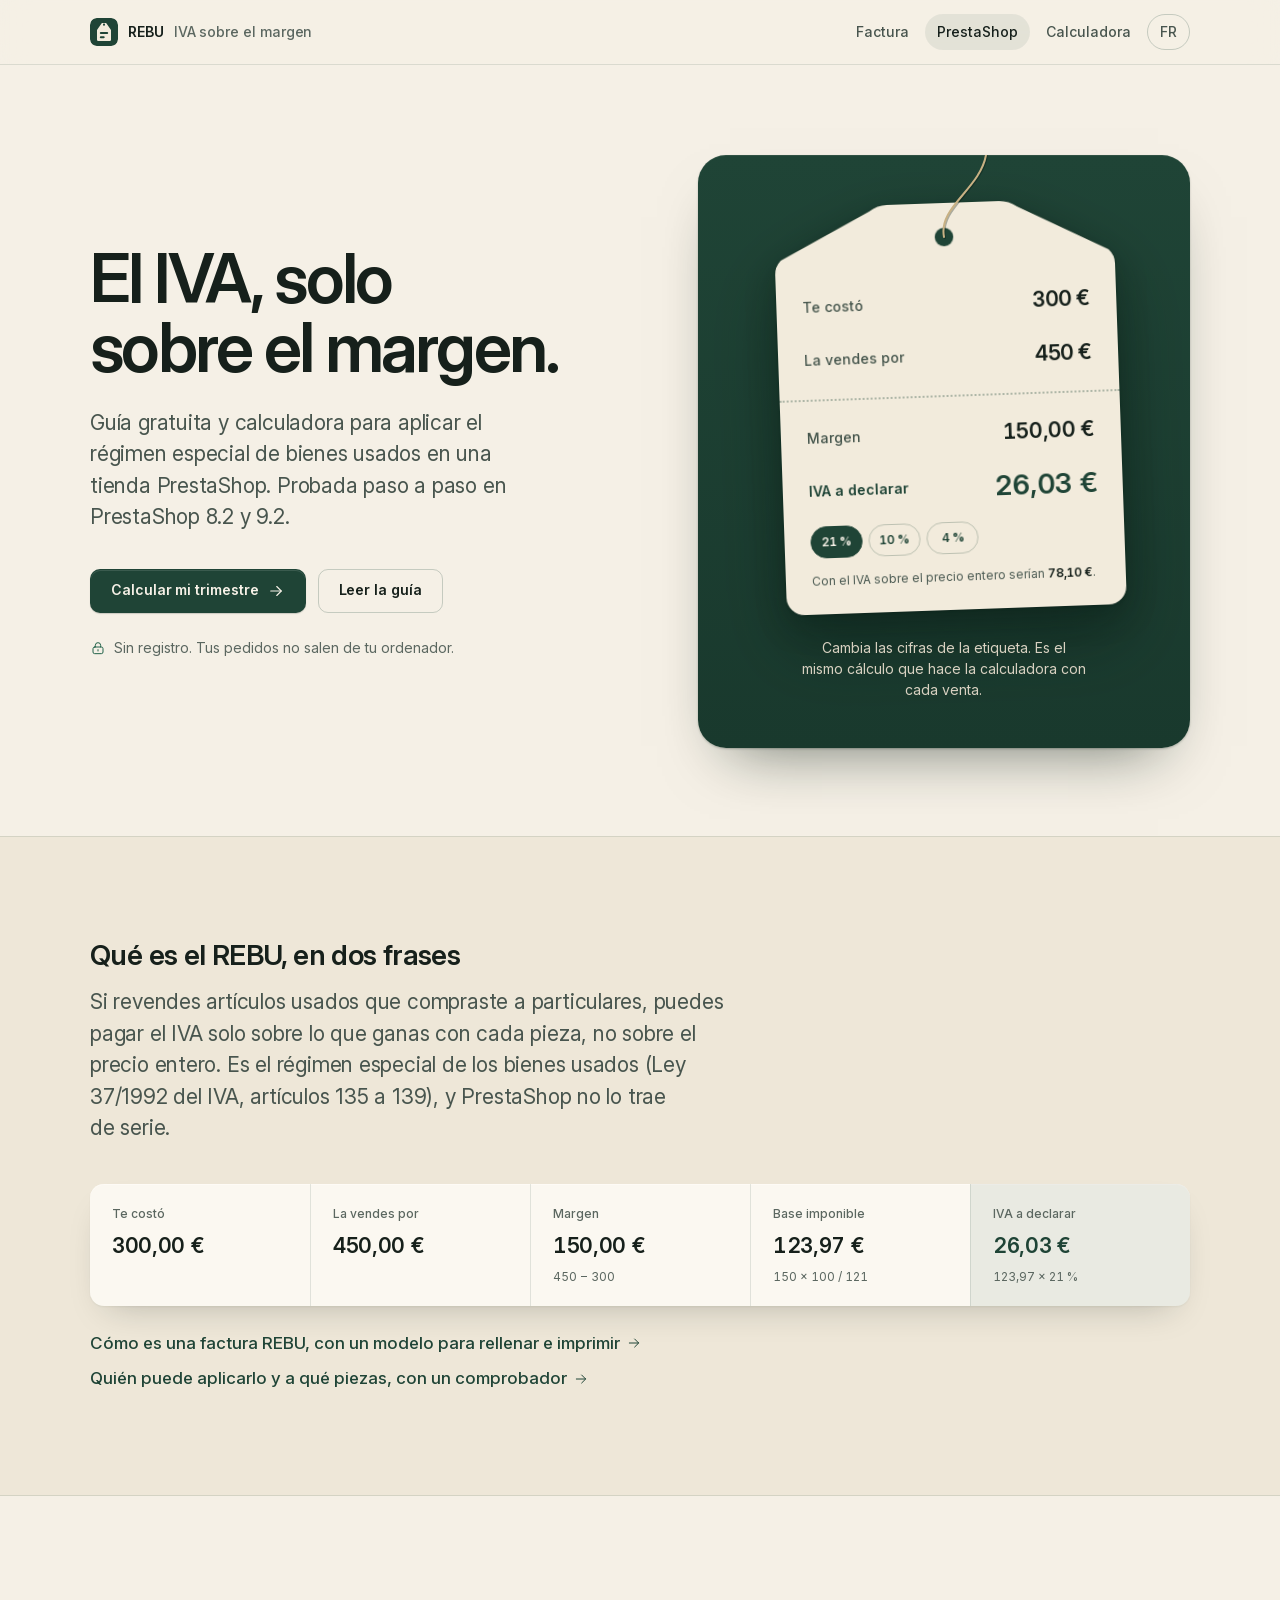
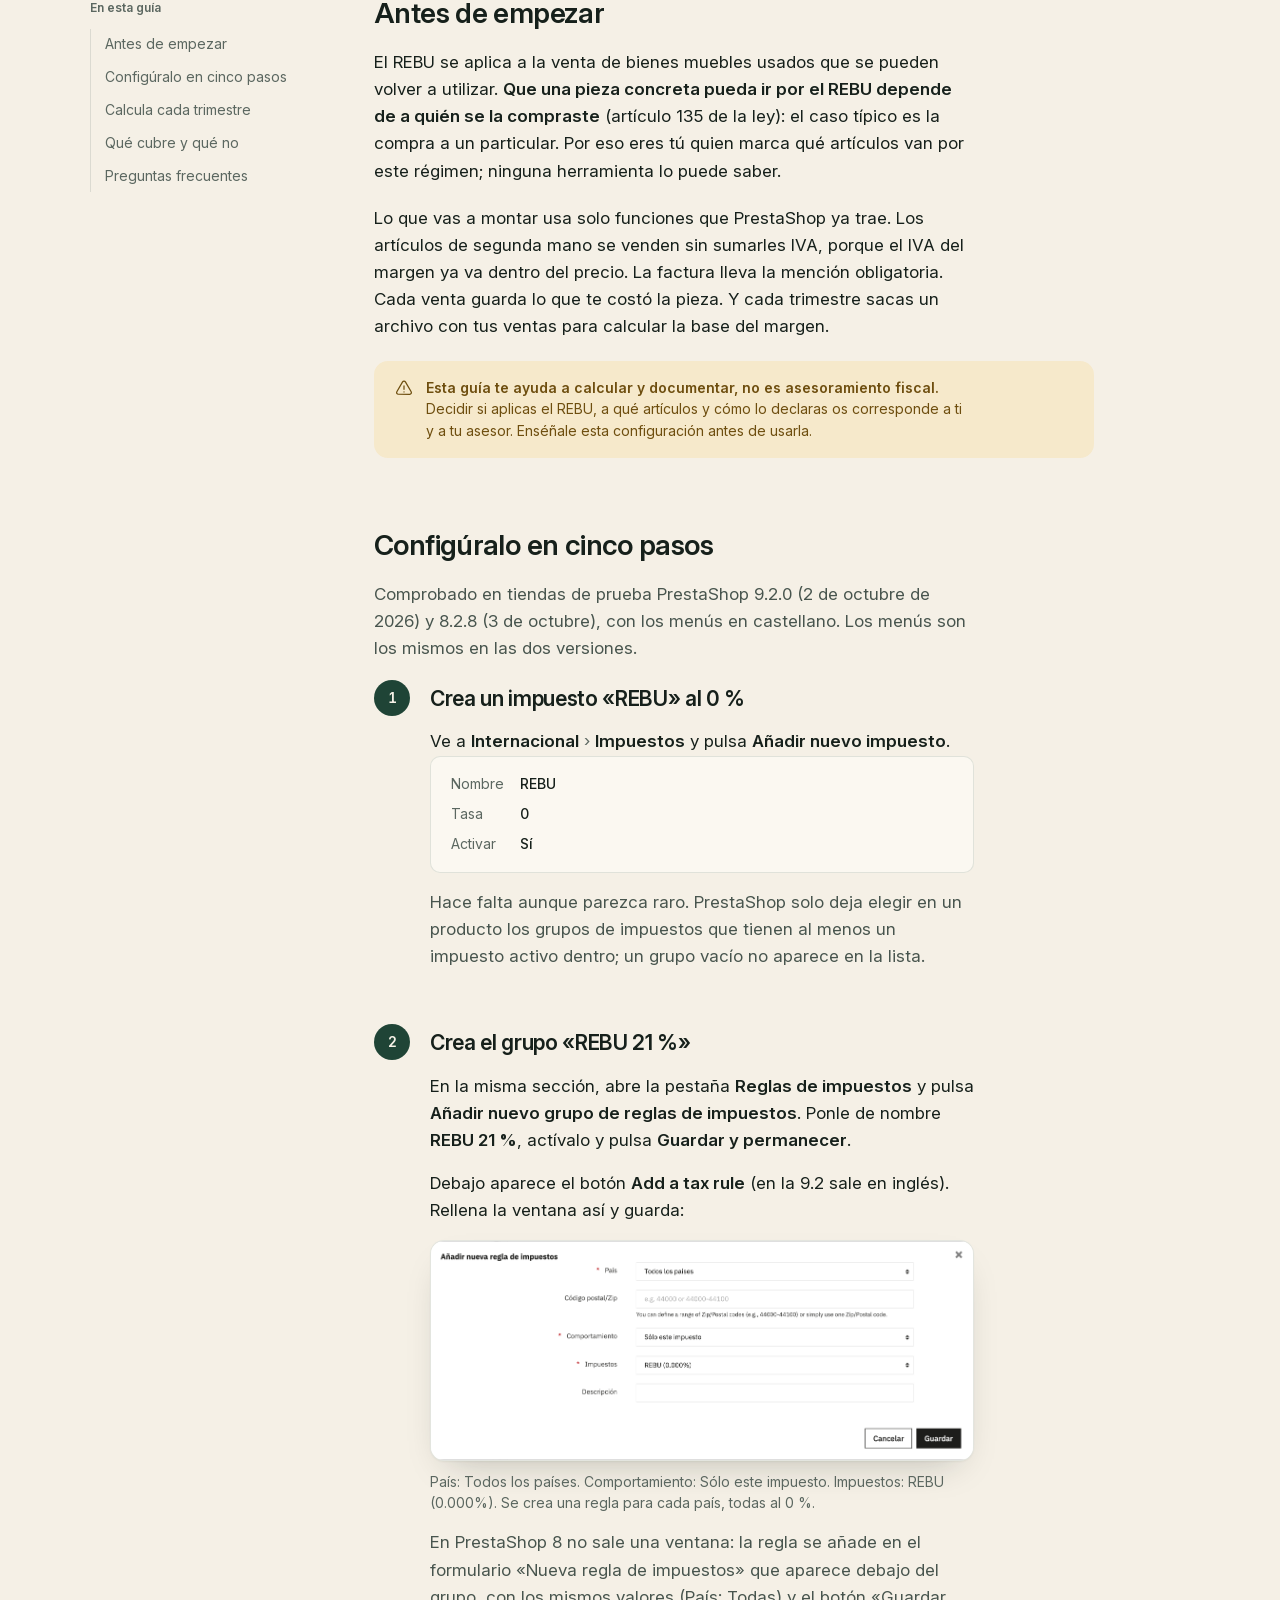
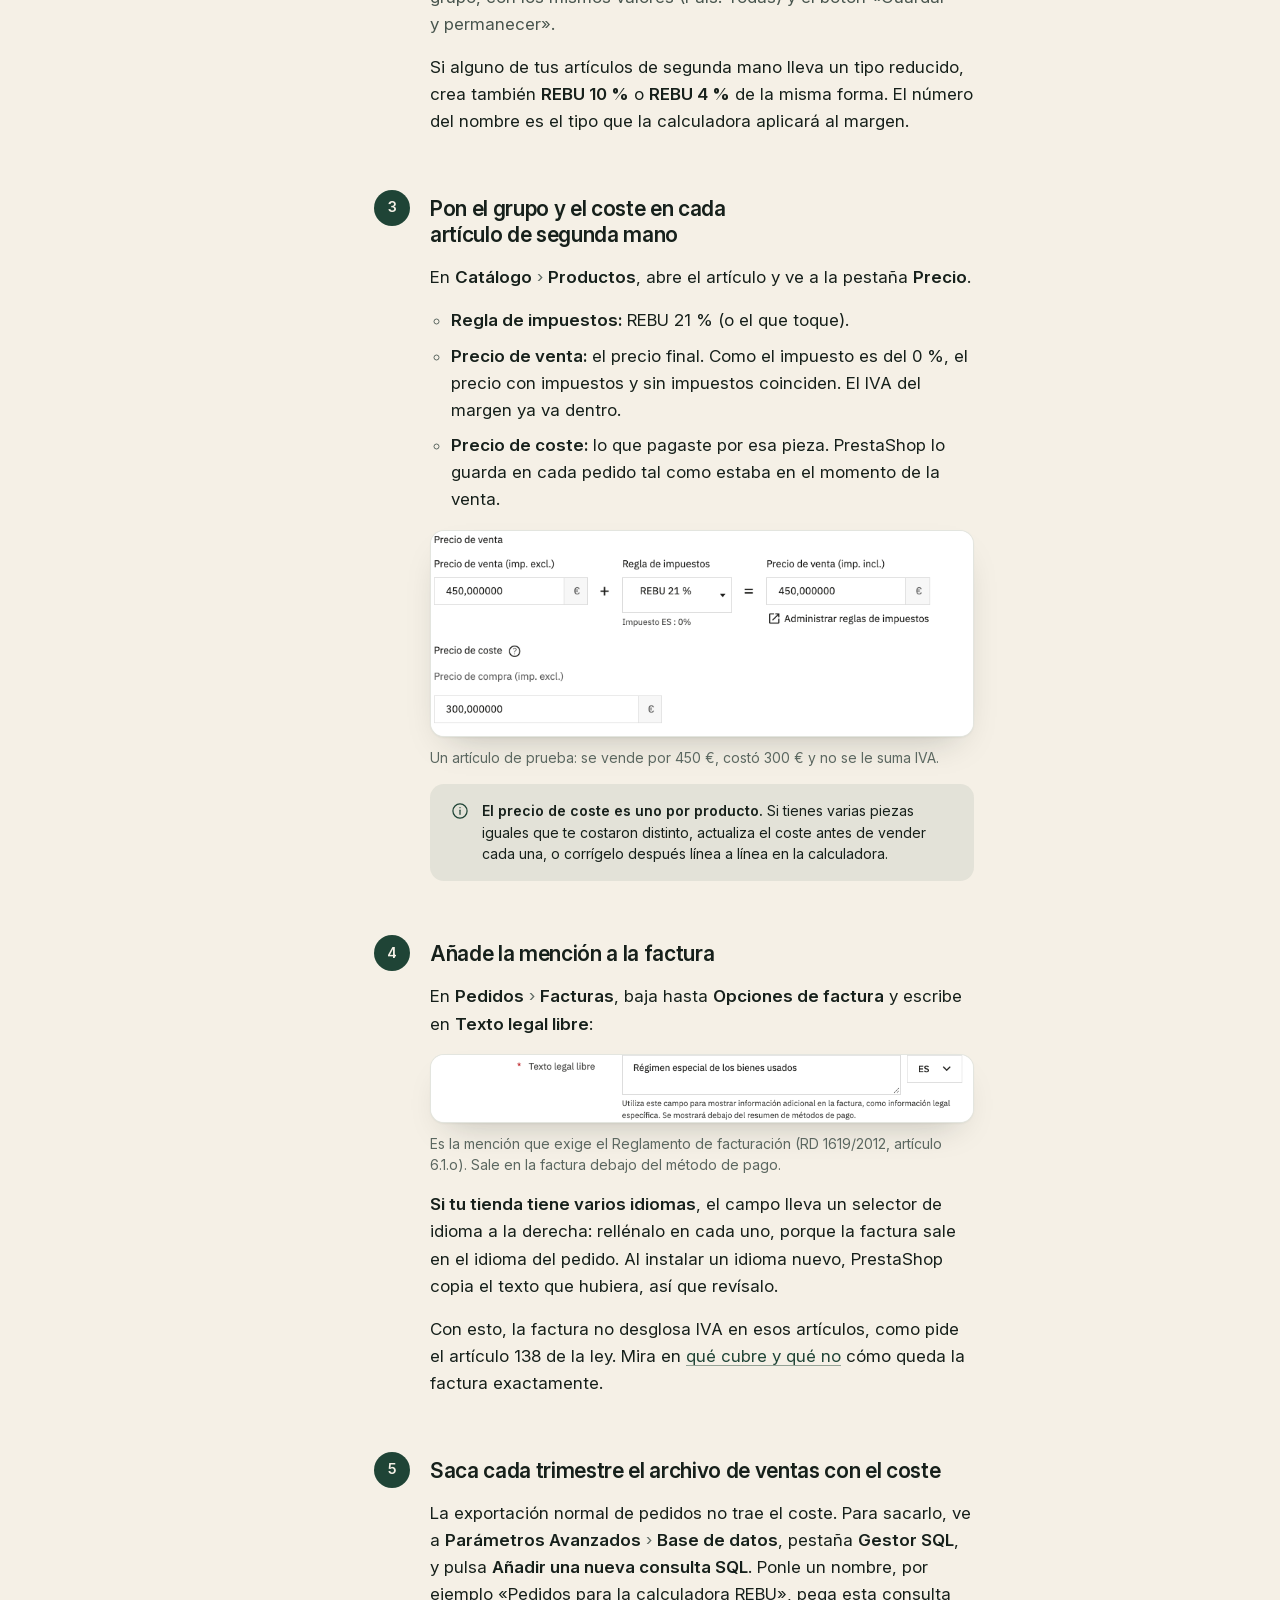
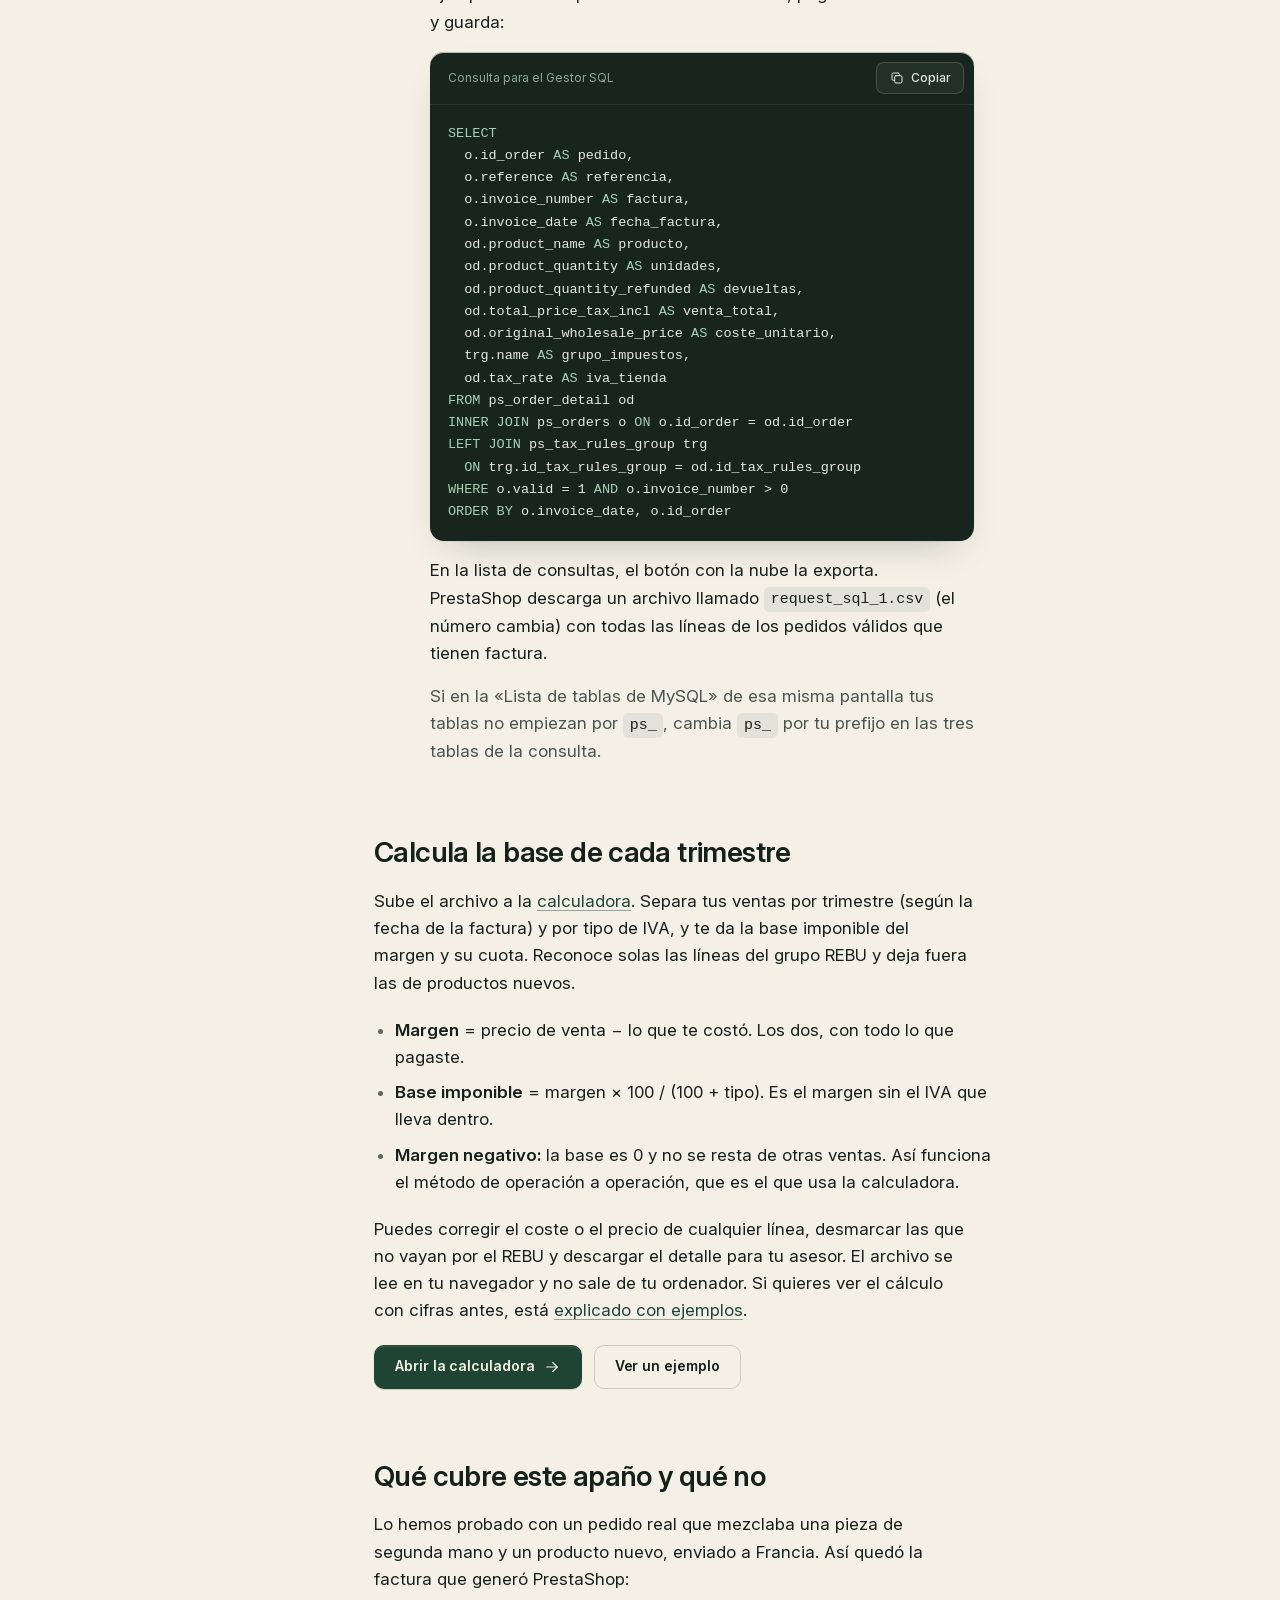
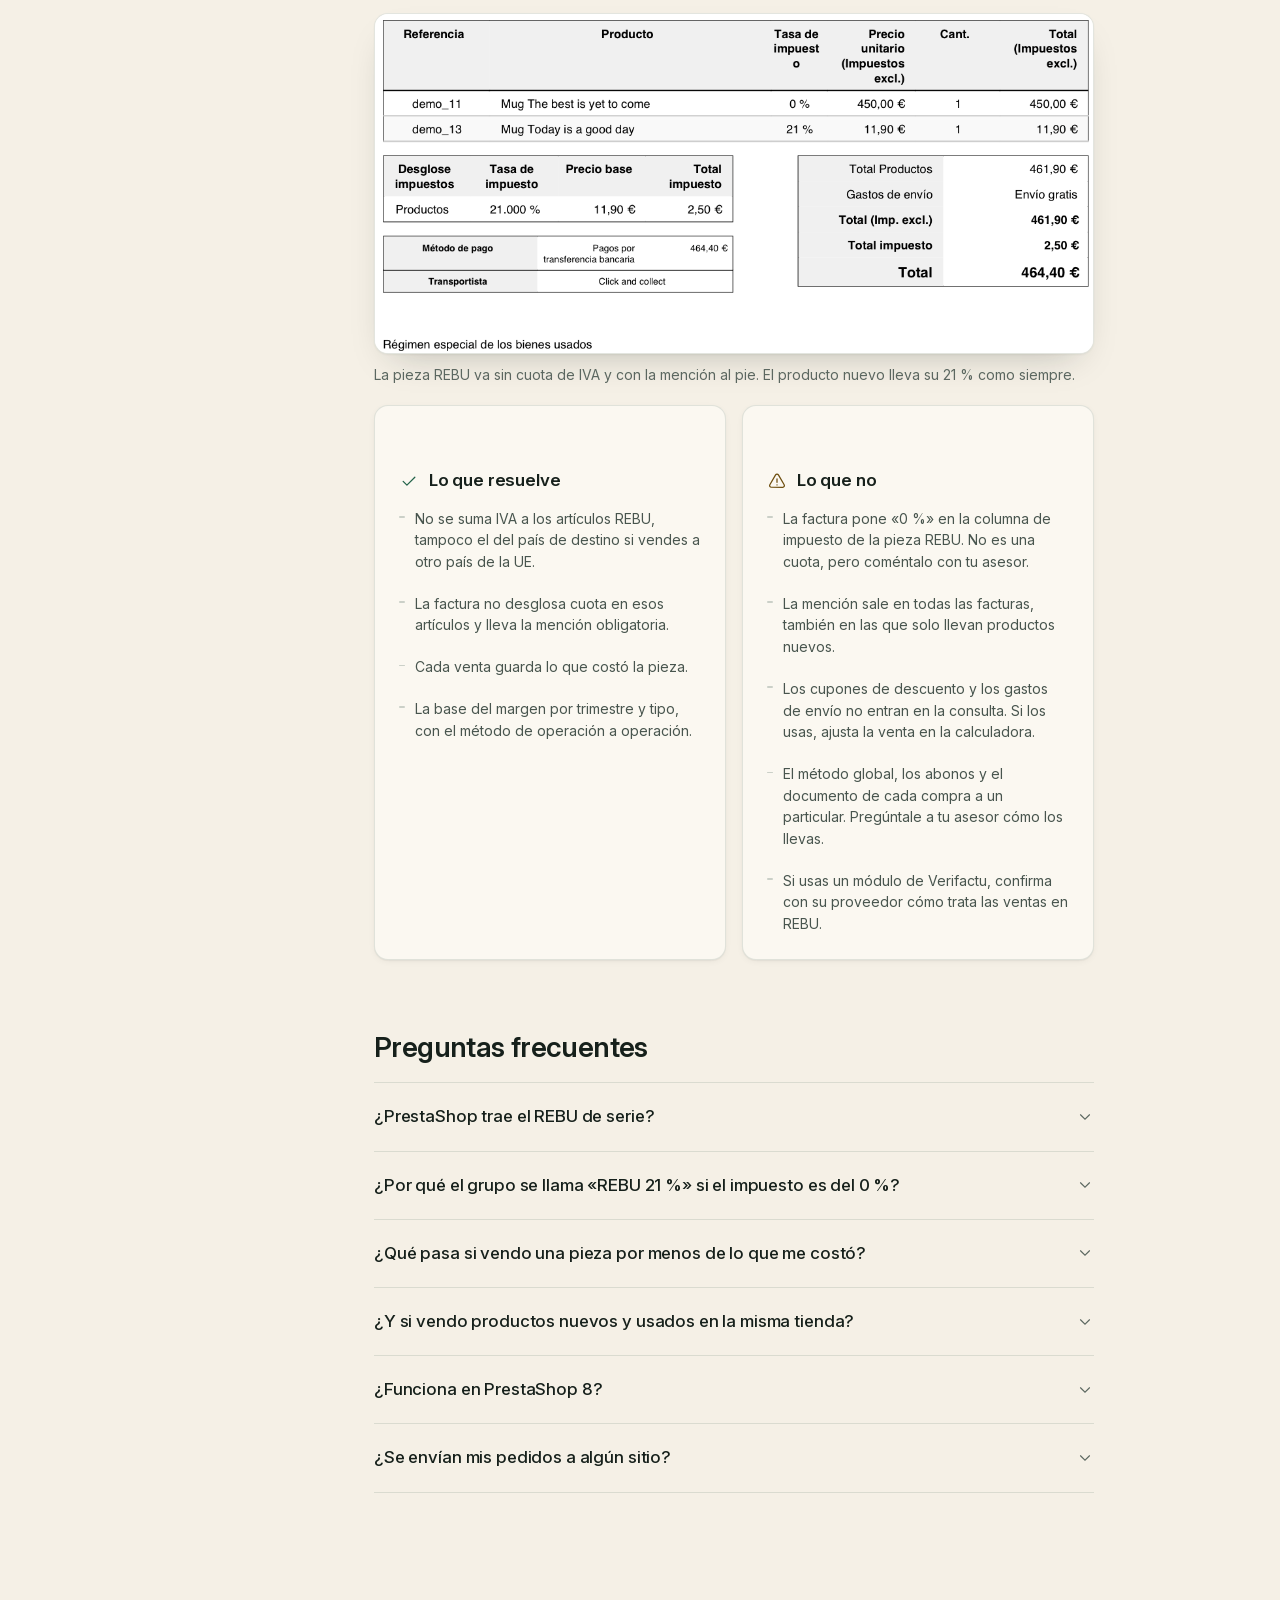
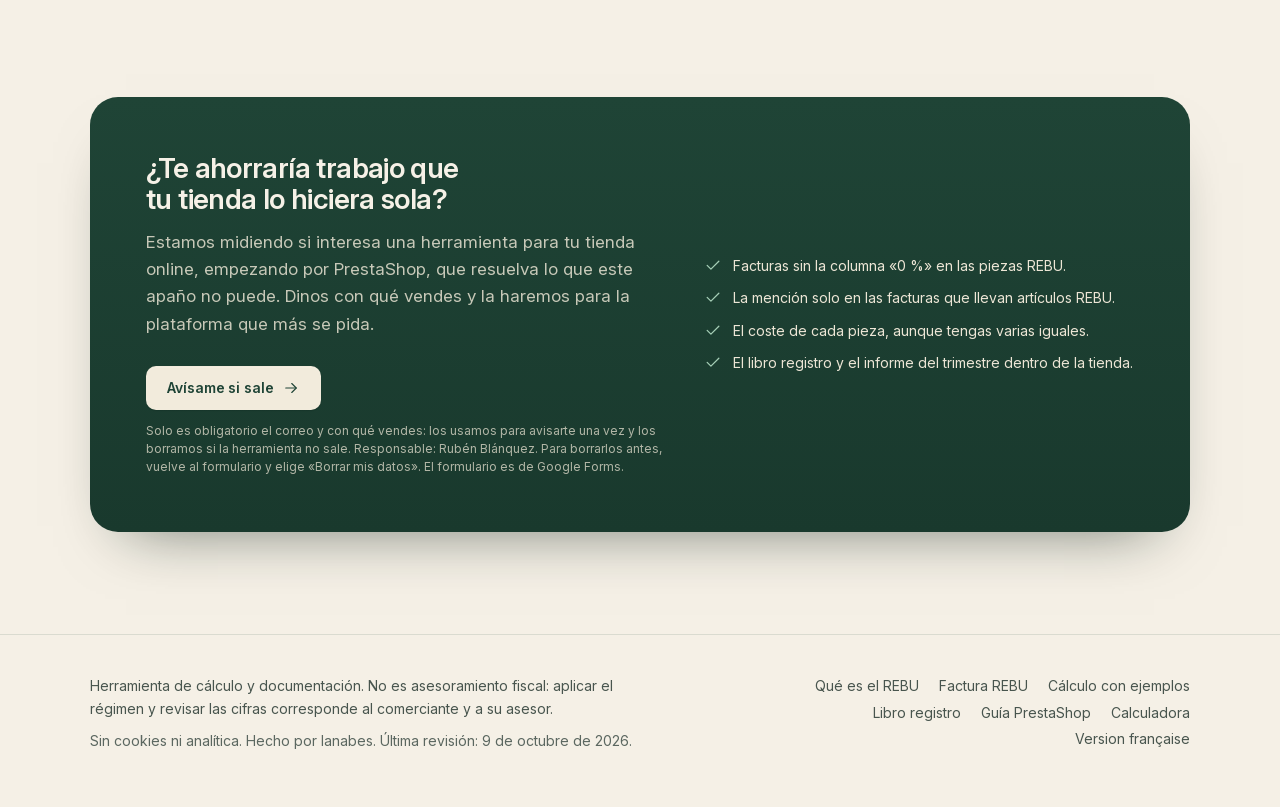
<file: index.html>
<!doctype html>
<html lang="es">
<head>
<meta charset="utf-8">
<meta name="viewport" content="width=device-width, initial-scale=1, viewport-fit=cover">
<title>REBU en PrestaShop: cómo aplicar el IVA sobre el margen, paso a paso</title>
<meta name="description" content="Guía gratuita, probada en PrestaShop 9.2, para aplicar el régimen especial de bienes usados: impuesto al 0 %, mención en la factura, coste de cada venta y calculadora de la base para el modelo 303.">
<link rel="canonical" href="https://lanabes.github.io/rebu-prestashop/">
<link rel="alternate" hreflang="es" href="https://lanabes.github.io/rebu-prestashop/">
<link rel="alternate" hreflang="fr" href="https://lanabes.github.io/rebu-prestashop/fr/">
<link rel="alternate" hreflang="x-default" href="https://lanabes.github.io/rebu-prestashop/">
<meta name="theme-color" content="#F5F0E6" media="(prefers-color-scheme: light)">
<meta name="theme-color" content="#0F1512" media="(prefers-color-scheme: dark)">
<meta property="og:type" content="article">
<meta property="og:locale" content="es_ES">
<meta property="og:site_name" content="REBU para PrestaShop">
<meta property="og:title" content="REBU en PrestaShop: el IVA, solo sobre el margen">
<meta property="og:description" content="Guía paso a paso y calculadora gratuita para tiendas de segunda mano con PrestaShop.">
<meta property="og:url" content="https://lanabes.github.io/rebu-prestashop/">
<meta property="og:image" content="https://lanabes.github.io/rebu-prestashop/img/og.png">
<meta property="og:image:width" content="1200">
<meta property="og:image:height" content="630">
<meta name="twitter:card" content="summary_large_image">
<link rel="icon" href="favicon.svg" type="image/svg+xml">
<link rel="preload" href="assets/fonts/inter-latin.woff2" as="font" type="font/woff2" crossorigin>
<link rel="stylesheet" href="assets/site.css">
<script type="application/ld+json">
{
  "@context": "https://schema.org",
  "@graph": [
    {
      "@type": "TechArticle",
      "headline": "REBU en PrestaShop: cómo aplicar el IVA sobre el margen, paso a paso",
      "inLanguage": "es",
      "url": "https://lanabes.github.io/rebu-prestashop/",
      "datePublished": "2026-10-02",
      "dateModified": "2026-10-02",
      "author": { "@type": "Organization", "name": "lanabes" },
      "about": ["Régimen especial de bienes usados", "PrestaShop", "IVA"],
      "proficiencyLevel": "Beginner"
    },
    {
      "@type": "FAQPage",
      "mainEntity": [
        { "@type": "Question", "name": "¿PrestaShop trae el REBU de serie?", "acceptedAnswer": { "@type": "Answer", "text": "No. PrestaShop solo calcula el IVA sobre el precio. La petición para que lo incluya, la issue 24231 de su repositorio, sigue abierta desde 2021. Esta guía lo resuelve con funciones que PrestaShop ya trae." } },
        { "@type": "Question", "name": "¿Por qué el grupo se llama «REBU 21 %» si el impuesto es del 0 %?", "acceptedAnswer": { "@type": "Answer", "text": "El 0 % es lo que PrestaShop suma al precio: nada, porque el IVA del margen ya va dentro. El 21 % es el tipo que aplicarás al margen en tu declaración. La calculadora lee ese número del nombre del grupo." } },
        { "@type": "Question", "name": "¿Qué pasa si vendo una pieza por menos de lo que me costó?", "acceptedAnswer": { "@type": "Answer", "text": "En el método de operación a operación, el margen negativo da una base de 0 y no se compensa con otras ventas. La calculadora lo aplica así y te lo señala." } },
        { "@type": "Question", "name": "¿Funciona en PrestaShop 8?", "acceptedAnswer": { "@type": "Answer", "text": "Sí. La guía está comprobada en PrestaShop 8.2.8 y 9.2.0, con pedidos y facturas reales. Los menús son los mismos; la única diferencia es que en la 8 la regla de impuestos se añade en un formulario debajo del grupo, no en una ventana." } },
        { "@type": "Question", "name": "¿Se envían mis pedidos a algún sitio?", "acceptedAnswer": { "@type": "Answer", "text": "No. La calculadora lee el archivo en tu navegador y hace las cuentas allí mismo. No se envía ni se guarda en ningún servidor." } }
      ]
    }
  ]
}
</script>
</head>
<body>
<a class="skip" href="#contenido">Saltar al contenido</a>

<header class="top">
  <div class="wrap">
    <a class="brand" href="./" aria-label="REBU, IVA sobre el margen: inicio">
      <svg viewBox="0 0 1000 1000" aria-hidden="true"><rect width="1000" height="1000" rx="220" fill="#1F4436"/><path d="M439 175h122q14 0 22 11.5l155.5 222.1Q750 425 750 445v335q0 45-45 45H295q-45 0-45-45V445q0-20 11.5-36.4L417 186.5q8-11.5 22-11.5Z" fill="#F2EBDC"/><circle cx="500" cy="237.5" r="37.5" fill="#1F4436"/><rect x="350" y="500" width="300" height="75" rx="37.5" fill="#1F4436"/><rect x="350" y="650" width="175" height="75" rx="37.5" fill="#1F4436"/></svg>
      REBU <span>IVA sobre el margen</span>
    </a>
    <nav class="nav" aria-label="Principal">
      <a href="./factura-rebu/">Factura</a>
      <a href="#guia" class="hide-sm" aria-current="page">PrestaShop</a>
      <a href="./calculadora/">Calculadora</a>
      <a href="fr/" class="lang" hreflang="fr" lang="fr" aria-label="Version française">FR</a>
    </nav>
  </div>
</header>

<main id="contenido">

<section class="hero">
  <div class="wrap">
    <div>
      <h1>El IVA, solo sobre el margen.</h1>
      <p class="lead">Guía gratuita y calculadora para aplicar el régimen especial de bienes usados en una tienda PrestaShop. Probada paso a paso en PrestaShop 8.2 y 9.2.</p>
      <div class="ctas">
        <a class="btn" href="calculadora/">Calcular mi trimestre <svg class="i" aria-hidden="true"><use href="assets/icons.svg#arrow-right"/></svg></a>
        <a class="btn btn-ghost" href="#guia">Leer la guía</a>
      </div>
      <p class="assure"><svg class="i" aria-hidden="true"><use href="assets/icons.svg#lock"/></svg> Sin registro. Tus pedidos no salen de tu ordenador.</p>
    </div>

    <div class="stage">
      <svg class="string" viewBox="0 0 160 124" fill="none" aria-hidden="true"><path class="twine-shadow" d="M123 1C117 35 75 53 81 83" stroke-width="2" stroke-linecap="round"/><path class="twine" d="M122 0C116 34 74 52 80 82" stroke-width="2" stroke-linecap="round"/></svg>
      <div class="tag" id="tag">
        <svg class="tag-cap" viewBox="0 0 340 74" preserveAspectRatio="none" aria-hidden="true"><path d="M0 74V66q0-8 6-14L96 6q8-6 18-6h112q10 0 18 6l90 46q6 6 6 14v8Z"/><circle class="hole" cx="170" cy="34" r="9"/></svg>
        <div class="tag-body">
          <h2 class="sr-only">Prueba el cálculo con una pieza</h2>
          <div class="tag-row"><label for="t-buy">Te costó</label><span class="tag-input"><input id="t-buy" inputmode="decimal" autocomplete="off" value="300" aria-describedby="t-note"><span aria-hidden="true">€</span></span></div>
          <div class="tag-row"><label for="t-sell">La vendes por</label><span class="tag-input"><input id="t-sell" inputmode="decimal" autocomplete="off" value="450" aria-describedby="t-note"><span aria-hidden="true">€</span></span></div>
          <div class="tag-perf" aria-hidden="true"></div>
          <div class="tag-row"><span class="k">Margen</span><span class="v" id="t-margin">150,00 €</span></div>
          <div class="tag-row tag-total" aria-live="polite"><span class="k">IVA a declarar</span><span class="v" id="t-quota">26,03 €</span></div>
          <div class="tag-rates" role="group" aria-label="Tipo de IVA del artículo">
            <button type="button" data-rate="21" aria-pressed="true">21 %</button>
            <button type="button" data-rate="10" aria-pressed="false">10 %</button>
            <button type="button" data-rate="4" aria-pressed="false">4 %</button>
          </div>
          <p class="tag-note" id="t-note">Con el IVA sobre el precio entero serían <strong id="t-full">78,10 €</strong>.</p>
        </div>
      </div>
      <p class="stage-caption">Cambia las cifras de la etiqueta. Es el mismo cálculo que hace la calculadora con cada venta.</p>
    </div>
  </div>
</section>

<section class="section band" id="que-es" aria-labelledby="que-es-t">
  <div class="wrap">
    <div class="section-head">
      <h2 id="que-es-t">Qué es el REBU, en dos frases</h2>
      <p>Si revendes artículos usados que compraste a particulares, puedes pagar el IVA solo sobre lo que ganas con cada pieza, no sobre el precio entero. Es el régimen especial de los bienes usados (Ley 37/1992 del IVA, artículos 135 a 139), y PrestaShop no lo trae de serie.</p>
    </div>
    <dl class="example" aria-label="Ejemplo con una pieza al 21 %">
      <div><dt>Te costó</dt><dd>300,00 €</dd></div>
      <div><dt>La vendes por</dt><dd>450,00 €</dd></div>
      <div><dt>Margen</dt><dd>150,00 €<span class="op">450 − 300</span></dd></div>
      <div><dt>Base imponible</dt><dd>123,97 €<span class="op">150 × 100 / 121</span></dd></div>
      <div class="hl"><dt>IVA a declarar</dt><dd>26,03 €<span class="op">123,97 × 21 %</span></dd></div>
    </dl>
    <p class="section-link"><a href="factura-rebu/">Cómo es una factura REBU, con un modelo para rellenar e imprimir <svg class="i i-sm" aria-hidden="true"><use href="assets/icons.svg#arrow-right"/></svg></a></p>
    <p class="section-link" style="margin-top:8px"><a href="regimen-bienes-usados/">Quién puede aplicarlo y a qué piezas, con un comprobador <svg class="i i-sm" aria-hidden="true"><use href="assets/icons.svg#arrow-right"/></svg></a></p>
  </div>
</section>

<section class="section" id="guia" aria-label="Guía">
  <div class="wrap guide">
    <nav class="toc" aria-label="En esta guía">
      <p>En esta guía</p>
      <ol>
        <li><a href="#antes">Antes de empezar</a></li>
        <li><a href="#pasos">Configúralo en cinco pasos</a></li>
        <li><a href="#calcular">Calcula cada trimestre</a></li>
        <li><a href="#alcance">Qué cubre y qué no</a></li>
        <li><a href="#preguntas">Preguntas frecuentes</a></li>
      </ol>
    </nav>

    <article class="prose">
      <h2 id="antes">Antes de empezar</h2>
      <p>El REBU se aplica a la venta de bienes muebles usados que se pueden volver a utilizar. <strong>Que una pieza concreta pueda ir por el REBU depende de a quién se la compraste</strong> (artículo 135 de la ley): el caso típico es la compra a un particular. Por eso eres tú quien marca qué artículos van por este régimen; ninguna herramienta lo puede saber.</p>
      <p>Lo que vas a montar usa solo funciones que PrestaShop ya trae. Los artículos de segunda mano se venden sin sumarles IVA, porque el IVA del margen ya va dentro del precio. La factura lleva la mención obligatoria. Cada venta guarda lo que te costó la pieza. Y cada trimestre sacas un archivo con tus ventas para calcular la base del margen.</p>
      <div class="note warn" role="note">
        <svg class="i" aria-hidden="true"><use href="assets/icons.svg#alert"/></svg>
        <div><p><strong>Esta guía te ayuda a calcular y documentar, no es asesoramiento fiscal.</strong> Decidir si aplicas el REBU, a qué artículos y cómo lo declaras os corresponde a ti y a tu asesor. Enséñale esta configuración antes de usarla.</p></div>
      </div>

      <h2 id="pasos">Configúralo en cinco pasos</h2>
      <p class="muted">Comprobado en tiendas de prueba PrestaShop 9.2.0 (2 de octubre de 2026) y 8.2.8 (3 de octubre), con los menús en castellano. Los menús son los mismos en las dos versiones.</p>

      <ol class="steps">
        <li class="step" id="paso-1">
          <h3>Crea un impuesto «REBU» al 0 %</h3>
          <p>Ve a <span class="path">Internacional<span class="sep">›</span>Impuestos</span> y pulsa <strong>Añadir nuevo impuesto</strong>.</p>
          <dl class="fields">
            <dt>Nombre</dt><dd>REBU</dd>
            <dt>Tasa</dt><dd>0</dd>
            <dt>Activar</dt><dd>Sí</dd>
          </dl>
          <p class="muted">Hace falta aunque parezca raro. PrestaShop solo deja elegir en un producto los grupos de impuestos que tienen al menos un impuesto activo dentro; un grupo vacío no aparece en la lista.</p>
        </li>

        <li class="step" id="paso-2">
          <h3>Crea el grupo «REBU 21 %»</h3>
          <p>En la misma sección, abre la pestaña <strong>Reglas de impuestos</strong> y pulsa <strong>Añadir nuevo grupo de reglas de impuestos</strong>. Ponle de nombre <strong>REBU 21 %</strong>, actívalo y pulsa <strong>Guardar y permanecer</strong>.</p>
          <p>Debajo aparece el botón <strong>Add a tax rule</strong> (en la 9.2 sale en inglés). Rellena la ventana así y guarda:</p>
          <figure>
            <div class="shot"><img src="img/ps-regla-rebu.png" width="2278" height="920" alt="Ventana «Añadir nueva regla de impuestos» de PrestaShop con País: Todos los países, Comportamiento: Sólo este impuesto e Impuestos: REBU (0.000%)." loading="lazy" decoding="async"></div>
            <figcaption>País: Todos los países. Comportamiento: Sólo este impuesto. Impuestos: REBU (0.000%). Se crea una regla para cada país, todas al 0 %.</figcaption>
          </figure>
          <p class="muted">En PrestaShop 8 no sale una ventana: la regla se añade en el formulario «Nueva regla de impuestos» que aparece debajo del grupo, con los mismos valores (País: Todas) y el botón «Guardar y permanecer».</p>
          <p>Si alguno de tus artículos de segunda mano lleva un tipo reducido, crea también <strong>REBU 10 %</strong> o <strong>REBU 4 %</strong> de la misma forma. El número del nombre es el tipo que la calculadora aplicará al margen.</p>
        </li>

        <li class="step" id="paso-3">
          <h3>Pon el grupo y el coste en cada artículo de segunda mano</h3>
          <p>En <span class="path">Catálogo<span class="sep">›</span>Productos</span>, abre el artículo y ve a la pestaña <strong>Precio</strong>.</p>
          <ul>
            <li><strong>Regla de impuestos:</strong> REBU 21 % (o el que toque).</li>
            <li><strong>Precio de venta:</strong> el precio final. Como el impuesto es del 0 %, el precio con impuestos y sin impuestos coinciden. El IVA del margen ya va dentro.</li>
            <li><strong>Precio de coste:</strong> lo que pagaste por esa pieza. PrestaShop lo guarda en cada pedido tal como estaba en el momento de la venta.</li>
          </ul>
          <figure>
            <div class="shot"><img src="img/ps-producto-precio.png" width="1520" height="576" alt="Pestaña Precio de un producto en PrestaShop 9.2: precio de venta 450, regla de impuestos REBU 21 % con impuesto 0 %, y precio de coste 300." loading="lazy" decoding="async"></div>
            <figcaption>Un artículo de prueba: se vende por 450 €, costó 300 € y no se le suma IVA.</figcaption>
          </figure>
          <div class="note" role="note">
            <svg class="i" aria-hidden="true"><use href="assets/icons.svg#info"/></svg>
            <div><p><strong>El precio de coste es uno por producto.</strong> Si tienes varias piezas iguales que te costaron distinto, actualiza el coste antes de vender cada una, o corrígelo después línea a línea en la calculadora.</p></div>
          </div>
        </li>

        <li class="step" id="paso-4">
          <h3>Añade la mención a la factura</h3>
          <p>En <span class="path">Pedidos<span class="sep">›</span>Facturas</span>, baja hasta <strong>Opciones de factura</strong> y escribe en <strong>Texto legal libre</strong>:</p>
          <figure>
            <div class="shot"><img src="img/ps-texto-legal.png" width="1622" height="202" alt="Campo «Texto legal libre» de PrestaShop con el texto «Régimen especial de los bienes usados»." loading="lazy" decoding="async"></div>
            <figcaption>Es la mención que exige el Reglamento de facturación (RD 1619/2012, artículo 6.1.o). Sale en la factura debajo del método de pago.</figcaption>
          </figure>
          <p><strong>Si tu tienda tiene varios idiomas</strong>, el campo lleva un selector de idioma a la derecha: rellénalo en cada uno, porque la factura sale en el idioma del pedido. Al instalar un idioma nuevo, PrestaShop copia el texto que hubiera, así que revísalo.</p>
          <p>Con esto, la factura no desglosa IVA en esos artículos, como pide el artículo 138 de la ley. Mira en <a href="#alcance">qué cubre y qué no</a> cómo queda la factura exactamente.</p>
        </li>

        <li class="step" id="paso-5">
          <h3>Saca cada trimestre el archivo de ventas con el coste</h3>
          <p>La exportación normal de pedidos no trae el coste. Para sacarlo, ve a <span class="path">Parámetros Avanzados<span class="sep">›</span>Base de datos</span>, pestaña <strong>Gestor SQL</strong>, y pulsa <strong>Añadir una nueva consulta SQL</strong>. Ponle un nombre, por ejemplo «Pedidos para la calculadora REBU», pega esta consulta y guarda:</p>
          <div class="code">
            <div class="code-head"><span>Consulta para el Gestor SQL</span><button type="button" class="copy" data-copy="sql" aria-label="Copiar la consulta"><svg class="i idle" aria-hidden="true"><use href="assets/icons.svg#copy"/></svg><svg class="i ok" aria-hidden="true"><use href="assets/icons.svg#check"/></svg><span class="lbl">Copiar</span></button></div>
<pre id="sql"><code><span class="kw">SELECT</span>
  o.id_order <span class="kw">AS</span> pedido,
  o.reference <span class="kw">AS</span> referencia,
  o.invoice_number <span class="kw">AS</span> factura,
  o.invoice_date <span class="kw">AS</span> fecha_factura,
  od.product_name <span class="kw">AS</span> producto,
  od.product_quantity <span class="kw">AS</span> unidades,
  od.product_quantity_refunded <span class="kw">AS</span> devueltas,
  od.total_price_tax_incl <span class="kw">AS</span> venta_total,
  od.original_wholesale_price <span class="kw">AS</span> coste_unitario,
  trg.name <span class="kw">AS</span> grupo_impuestos,
  od.tax_rate <span class="kw">AS</span> iva_tienda
<span class="kw">FROM</span> ps_order_detail od
<span class="kw">INNER JOIN</span> ps_orders o <span class="kw">ON</span> o.id_order = od.id_order
<span class="kw">LEFT JOIN</span> ps_tax_rules_group trg
  <span class="kw">ON</span> trg.id_tax_rules_group = od.id_tax_rules_group
<span class="kw">WHERE</span> o.valid = 1 <span class="kw">AND</span> o.invoice_number &gt; 0
<span class="kw">ORDER BY</span> o.invoice_date, o.id_order</code></pre>
          </div>
          <p>En la lista de consultas, el botón con la nube la exporta. PrestaShop descarga un archivo llamado <code>request_sql_1.csv</code> (el número cambia) con todas las líneas de los pedidos válidos que tienen factura.</p>
          <p class="muted">Si en la «Lista de tablas de MySQL» de esa misma pantalla tus tablas no empiezan por <code>ps_</code>, cambia <code>ps_</code> por tu prefijo en las tres tablas de la consulta.</p>
        </li>
      </ol>

      <h2 id="calcular">Calcula la base de cada trimestre</h2>
      <p>Sube el archivo a la <a href="calculadora/">calculadora</a>. Separa tus ventas por trimestre (según la fecha de la factura) y por tipo de IVA, y te da la base imponible del margen y su cuota. Reconoce solas las líneas del grupo REBU y deja fuera las de productos nuevos.</p>
      <ul>
        <li><strong>Margen</strong> = precio de venta − lo que te costó. Los dos, con todo lo que pagaste.</li>
        <li><strong>Base imponible</strong> = margen × 100 / (100 + tipo). Es el margen sin el IVA que lleva dentro.</li>
        <li><strong>Margen negativo:</strong> la base es 0 y no se resta de otras ventas. Así funciona el método de operación a operación, que es el que usa la calculadora.</li>
      </ul>
      <p>Puedes corregir el coste o el precio de cualquier línea, desmarcar las que no vayan por el REBU y descargar el detalle para tu asesor. El archivo se lee en tu navegador y no sale de tu ordenador. Si quieres ver el cálculo con cifras antes, está <a href="iva-rebu-ejemplo/">explicado con ejemplos</a>.</p>
      <p class="ctas-inline"><a class="btn" href="calculadora/">Abrir la calculadora <svg class="i" aria-hidden="true"><use href="assets/icons.svg#arrow-right"/></svg></a> <a class="btn btn-ghost" href="calculadora/#ejemplo">Ver un ejemplo</a></p>

      <h2 id="alcance">Qué cubre este apaño y qué no</h2>
      <p>Lo hemos probado con un pedido real que mezclaba una pieza de segunda mano y un producto nuevo, enviado a Francia. Así quedó la factura que generó PrestaShop:</p>
      <figure>
        <div class="shot"><img src="img/ps-factura.png" width="1100" height="520" alt="Factura de PrestaShop: la pieza REBU de 450 € con tasa de impuesto 0 % y el producto nuevo con 21 %; el desglose de impuestos solo recoge el 21 %; abajo, la mención «Régimen especial de los bienes usados»." loading="lazy" decoding="async"></div>
        <figcaption>La pieza REBU va sin cuota de IVA y con la mención al pie. El producto nuevo lleva su 21 % como siempre.</figcaption>
      </figure>
      <div class="scope">
        <div class="yes">
          <h3><svg class="i" aria-hidden="true"><use href="assets/icons.svg#check"/></svg>Lo que resuelve</h3>
          <ul>
            <li>No se suma IVA a los artículos REBU, tampoco el del país de destino si vendes a otro país de la UE.</li>
            <li>La factura no desglosa cuota en esos artículos y lleva la mención obligatoria.</li>
            <li>Cada venta guarda lo que costó la pieza.</li>
            <li>La base del margen por trimestre y tipo, con el método de operación a operación.</li>
          </ul>
        </div>
        <div class="no">
          <h3><svg class="i" aria-hidden="true"><use href="assets/icons.svg#alert"/></svg>Lo que no</h3>
          <ul>
            <li>La factura pone «0 %» en la columna de impuesto de la pieza REBU. No es una cuota, pero coméntalo con tu asesor.</li>
            <li>La mención sale en todas las facturas, también en las que solo llevan productos nuevos.</li>
            <li>Los cupones de descuento y los gastos de envío no entran en la consulta. Si los usas, ajusta la venta en la calculadora.</li>
            <li>El método global, los abonos y el documento de cada compra a un particular. Pregúntale a tu asesor cómo los llevas.</li>
            <li>Si usas un módulo de Verifactu, confirma con su proveedor cómo trata las ventas en REBU.</li>
          </ul>
        </div>
      </div>

      <h2 id="preguntas">Preguntas frecuentes</h2>
      <div class="faq">
        <details>
          <summary>¿PrestaShop trae el REBU de serie?<svg class="chev" viewBox="0 0 24 24" fill="none" stroke="currentColor" stroke-width="1.5" stroke-linecap="round" aria-hidden="true"><path d="m6 9 6 6 6-6"/></svg></summary>
          <div class="a"><p>No. PrestaShop solo calcula el IVA sobre el precio. La petición para que lo incluya, la <a href="https://github.com/PrestaShop/PrestaShop/issues/24231" rel="noopener">issue 24231</a> de su repositorio, sigue abierta desde 2021. Esta guía lo resuelve con funciones que PrestaShop ya trae.</p></div>
        </details>
        <details>
          <summary>¿Por qué el grupo se llama «REBU 21 %» si el impuesto es del 0 %?<svg class="chev" viewBox="0 0 24 24" fill="none" stroke="currentColor" stroke-width="1.5" stroke-linecap="round" aria-hidden="true"><path d="m6 9 6 6 6-6"/></svg></summary>
          <div class="a"><p>El 0 % es lo que PrestaShop suma al precio: nada, porque el IVA del margen ya va dentro. El 21 % es el tipo que aplicarás al margen en tu declaración. La calculadora lee ese número del nombre del grupo.</p></div>
        </details>
        <details>
          <summary>¿Qué pasa si vendo una pieza por menos de lo que me costó?<svg class="chev" viewBox="0 0 24 24" fill="none" stroke="currentColor" stroke-width="1.5" stroke-linecap="round" aria-hidden="true"><path d="m6 9 6 6 6-6"/></svg></summary>
          <div class="a"><p>En el método de operación a operación, el margen negativo da una base de 0 y no se compensa con otras ventas. La calculadora lo aplica así y te lo señala.</p></div>
        </details>
        <details>
          <summary>¿Y si vendo productos nuevos y usados en la misma tienda?<svg class="chev" viewBox="0 0 24 24" fill="none" stroke="currentColor" stroke-width="1.5" stroke-linecap="round" aria-hidden="true"><path d="m6 9 6 6 6-6"/></svg></summary>
          <div class="a"><p>Funciona: los nuevos siguen con su grupo de IVA normal y la calculadora los deja fuera. Lo único que no puedes evitar es que la mención salga en todas las facturas, porque el texto legal libre es el mismo para todas las facturas de un idioma.</p></div>
        </details>
        <details>
          <summary>¿Funciona en PrestaShop 8?<svg class="chev" viewBox="0 0 24 24" fill="none" stroke="currentColor" stroke-width="1.5" stroke-linecap="round" aria-hidden="true"><path d="m6 9 6 6 6-6"/></svg></summary>
          <div class="a"><p>Sí. La guía está comprobada en PrestaShop 8.2.8 y 9.2.0, con pedidos y facturas reales. Los menús son los mismos; la única diferencia es que en la 8 la regla de impuestos se añade en un formulario debajo del grupo, no en una ventana.</p></div>
        </details>
        <details>
          <summary>¿Se envían mis pedidos a algún sitio?<svg class="chev" viewBox="0 0 24 24" fill="none" stroke="currentColor" stroke-width="1.5" stroke-linecap="round" aria-hidden="true"><path d="m6 9 6 6 6-6"/></svg></summary>
          <div class="a"><p>No. La calculadora lee el archivo en tu navegador y hace las cuentas allí mismo. No se envía ni se guarda en ningún servidor. Esta web tampoco usa cookies ni herramientas de analítica.</p></div>
        </details>
      </div>
    </article>
  </div>
</section>

<section class="section" id="modulo" aria-labelledby="modulo-t" hidden>
  <div class="wrap">
    <div class="waitlist">
      <div>
        <h2 id="modulo-t">¿Te ahorraría trabajo que tu tienda lo hiciera sola?</h2>
        <p>Estamos midiendo si interesa una herramienta para tu tienda online, empezando por PrestaShop, que resuelva lo que este apaño no puede. Dinos con qué vendes y la haremos para la plataforma que más se pida.</p>
        <a class="btn" id="waitlist-link" href="#" rel="noopener">Avísame si sale <svg class="i" aria-hidden="true"><use href="assets/icons.svg#arrow-right"/></svg></a>
        <small>Solo es obligatorio el correo y con qué vendes: los usamos para avisarte una vez y los borramos si la herramienta no sale. Responsable: Rubén Blánquez. Para borrarlos antes, vuelve al formulario y elige «Borrar mis datos». El formulario es de Google Forms.</small>
      </div>
      <ul>
        <li><svg class="i" aria-hidden="true"><use href="assets/icons.svg#check"/></svg>Facturas sin la columna «0 %» en las piezas REBU.</li>
        <li><svg class="i" aria-hidden="true"><use href="assets/icons.svg#check"/></svg>La mención solo en las facturas que llevan artículos REBU.</li>
        <li><svg class="i" aria-hidden="true"><use href="assets/icons.svg#check"/></svg>El coste de cada pieza, aunque tengas varias iguales.</li>
        <li><svg class="i" aria-hidden="true"><use href="assets/icons.svg#check"/></svg>El libro registro y el informe del trimestre dentro de la tienda.</li>
      </ul>
    </div>
  </div>
</section>

</main>

<footer class="foot">
  <div class="wrap">
    <div>
      <p class="disclaimer">Herramienta de cálculo y documentación. No es asesoramiento fiscal: aplicar el régimen y revisar las cifras corresponde al comerciante y a su asesor.</p>
      <p>Sin cookies ni analítica. Hecho por lanabes. Última revisión: 9 de octubre de 2026.</p>
    </div>
    <nav aria-label="Pie">
      <a href="./regimen-bienes-usados/">Qué es el REBU</a>
      <a href="./factura-rebu/">Factura REBU</a>
      <a href="./iva-rebu-ejemplo/">Cálculo con ejemplos</a>
      <a href="./libro-registro-rebu/">Libro registro</a>
      <a href="#guia">Guía PrestaShop</a>
      <a href="./calculadora/">Calculadora</a>
      <a href="fr/" hreflang="fr" lang="fr">Version française</a>
    </nav>
  </div>
</footer>

<div class="toast" role="status" aria-live="polite" id="toast"></div>

<script src="assets/config.js"></script>
<script type="module" src="assets/home.js"></script>
<script type="module" src="assets/waitlist.js"></script>
</body>
</html>
</file>
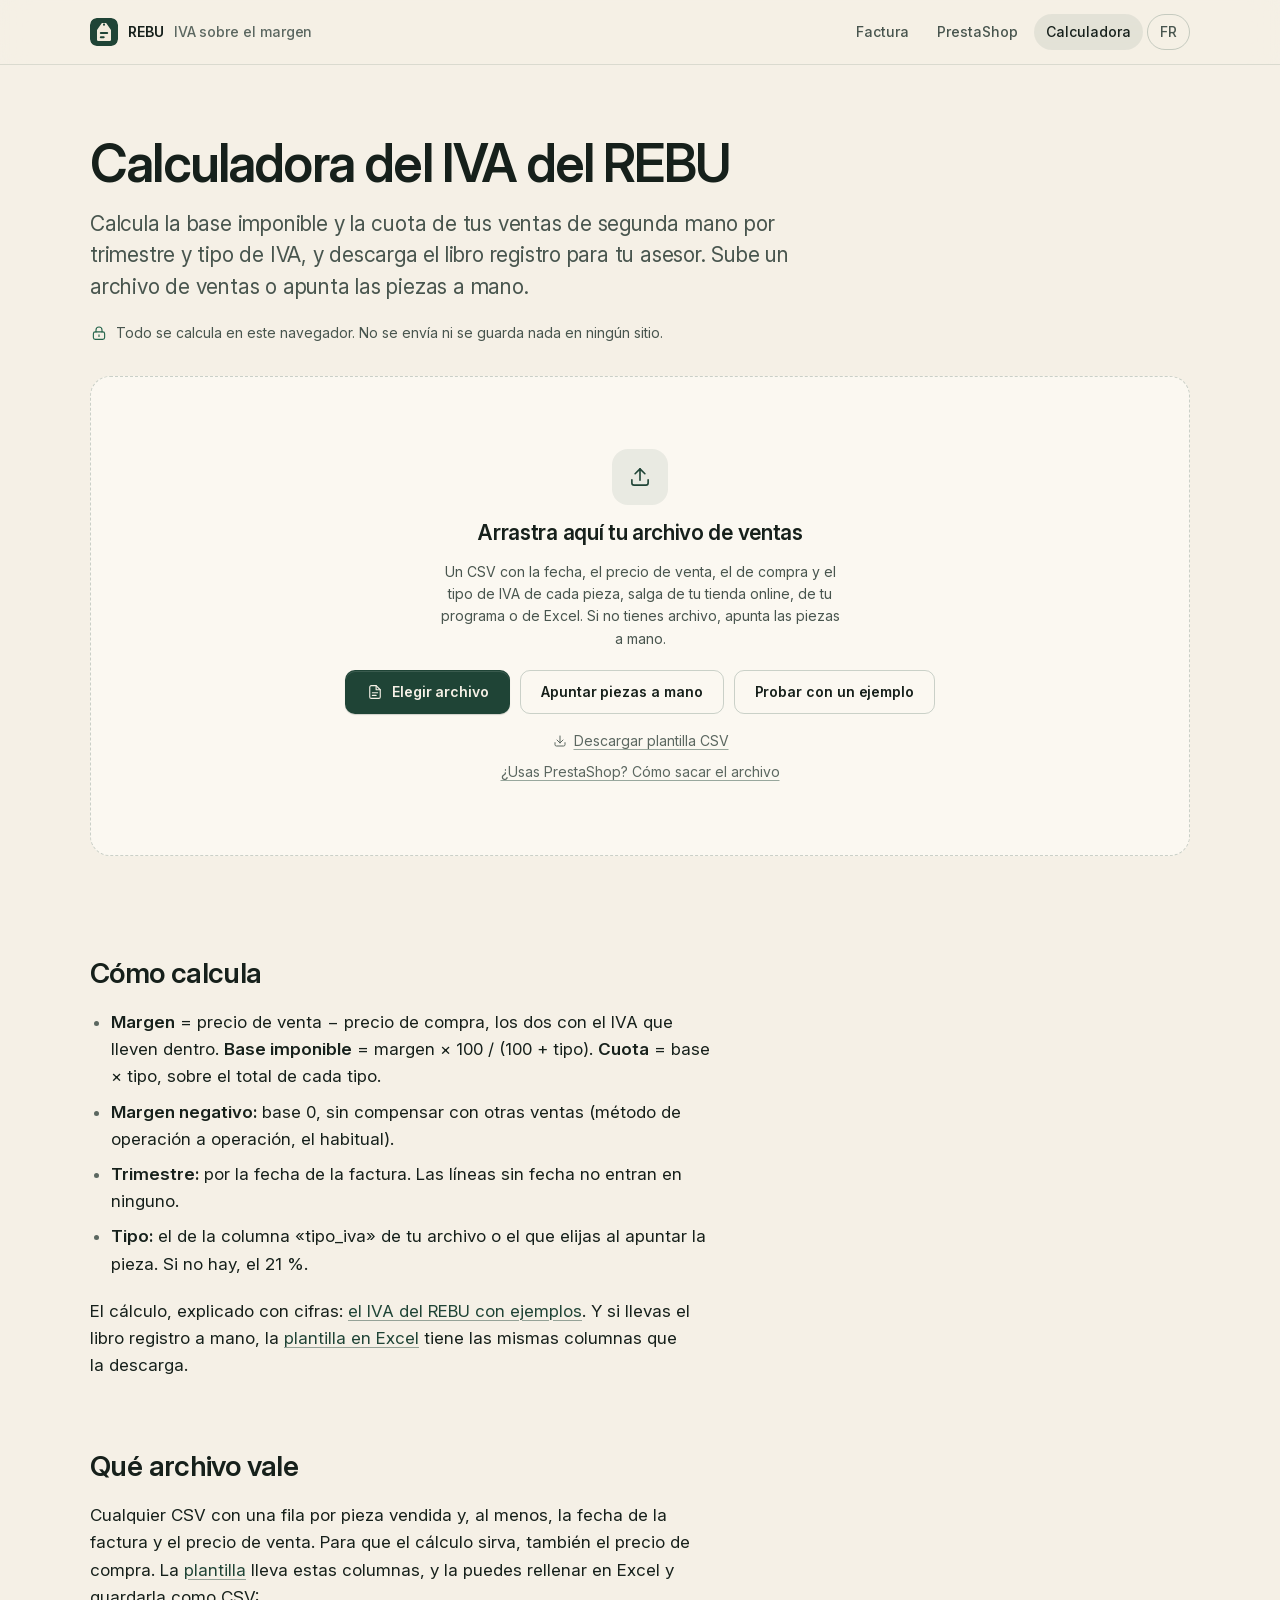
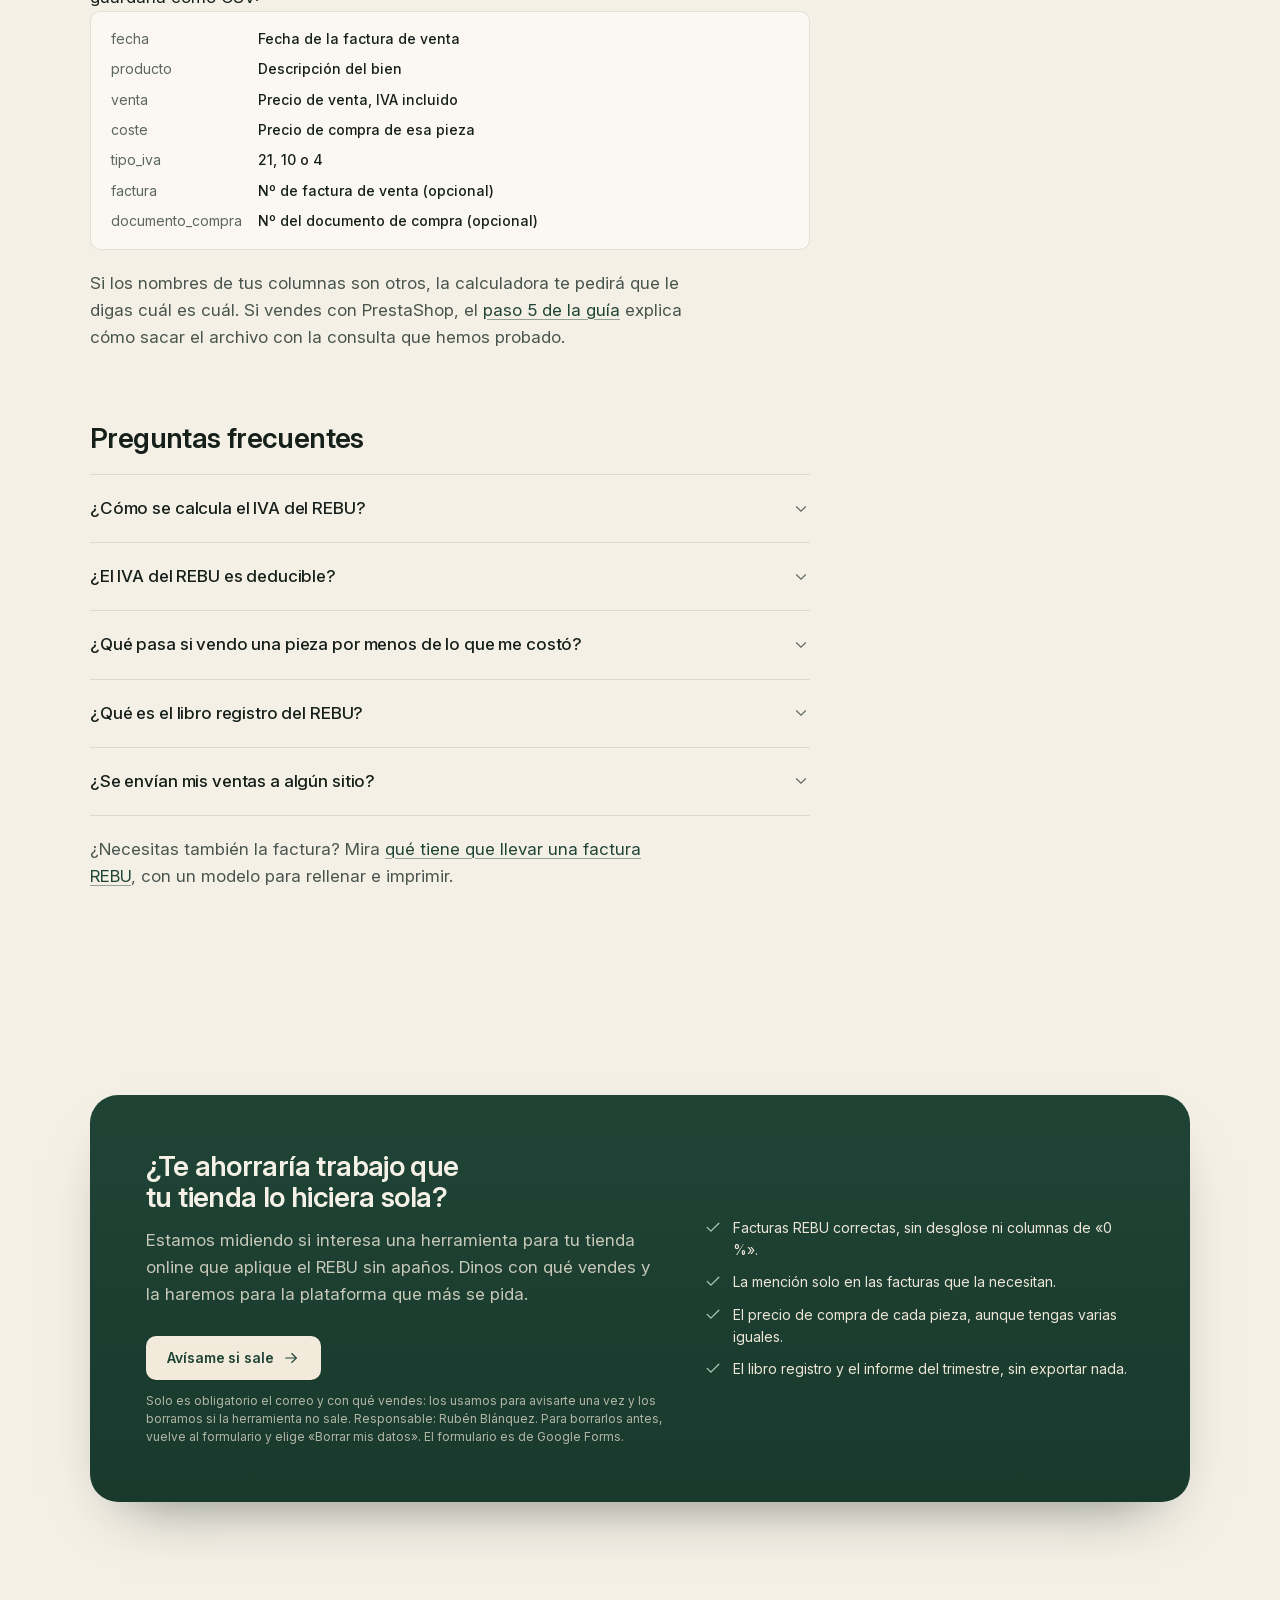
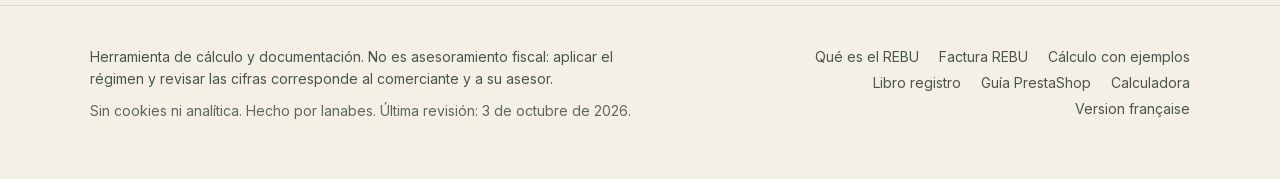
<file: calculadora/index.html>
<!doctype html>
<html lang="es">
<head>
<meta charset="utf-8">
<meta name="viewport" content="width=device-width, initial-scale=1, viewport-fit=cover">
<title>Calculadora del IVA del REBU por trimestre: base, cuota y libro registro</title>
<meta name="description" content="Calcula gratis el IVA del REBU de tus ventas de segunda mano: base imponible y cuota por trimestre y tipo, y el libro registro listo para tu asesor. Sube un CSV o apunta las piezas a mano. Tus datos no salen de tu ordenador.">
<link rel="canonical" href="https://lanabes.github.io/rebu-prestashop/calculadora/">
<link rel="alternate" hreflang="es" href="https://lanabes.github.io/rebu-prestashop/calculadora/">
<link rel="alternate" hreflang="fr" href="https://lanabes.github.io/rebu-prestashop/fr/calculatrice/">
<meta name="theme-color" content="#F5F0E6" media="(prefers-color-scheme: light)">
<meta name="theme-color" content="#0F1512" media="(prefers-color-scheme: dark)">
<meta property="og:type" content="website">
<meta property="og:locale" content="es_ES">
<meta property="og:site_name" content="REBU · IVA sobre el margen">
<meta property="og:title" content="Calculadora del IVA del REBU por trimestre">
<meta property="og:description" content="Base imponible, cuota y libro registro de tus ventas de segunda mano. Gratis, y tus datos no salen de tu ordenador.">
<meta property="og:url" content="https://lanabes.github.io/rebu-prestashop/calculadora/">
<meta property="og:image" content="https://lanabes.github.io/rebu-prestashop/img/og.png">
<meta property="og:image:width" content="1200">
<meta property="og:image:height" content="630">
<meta name="twitter:card" content="summary_large_image">
<link rel="icon" href="../favicon.svg" type="image/svg+xml">
<link rel="preload" href="../assets/fonts/inter-latin.woff2" as="font" type="font/woff2" crossorigin>
<link rel="stylesheet" href="../assets/site.css">
<script type="application/ld+json">
{
  "@context": "https://schema.org",
  "@graph": [
    {
      "@type": "WebApplication",
      "name": "Calculadora del IVA del REBU",
      "url": "https://lanabes.github.io/rebu-prestashop/calculadora/",
      "inLanguage": "es",
      "applicationCategory": "FinanceApplication",
      "operatingSystem": "Cualquiera con navegador",
      "offers": { "@type": "Offer", "price": "0", "priceCurrency": "EUR" },
      "description": "Calcula la base imponible y la cuota del régimen especial de bienes usados por trimestre y tipo de IVA, a partir de un CSV o de piezas apuntadas a mano, y descarga el libro registro. Funciona en el navegador, sin enviar datos."
    },
    {
      "@type": "FAQPage",
      "mainEntity": [
        { "@type": "Question", "name": "¿Cómo se calcula el IVA del REBU?", "acceptedAnswer": { "@type": "Answer", "text": "Primero el margen: precio de venta menos precio de compra, los dos con el IVA que lleven dentro. Después la base imponible: margen × 100 / (100 + tipo). La cuota es la base por el tipo. Una pieza comprada por 300 € y vendida por 450 € al 21 % deja un margen de 150 €, una base de 123,97 € y una cuota de 26,03 €." } },
        { "@type": "Question", "name": "¿El IVA del REBU es deducible?", "acceptedAnswer": { "@type": "Answer", "text": "No. El comprador no puede deducir el IVA de una compra en REBU (artículo 138 de la Ley del IVA), y el revendedor tampoco deduce el IVA que pagó al comprar los bienes que revende en este régimen (artículo 139)." } },
        { "@type": "Question", "name": "¿Qué pasa si vendo una pieza por menos de lo que me costó?", "acceptedAnswer": { "@type": "Answer", "text": "En el método de operación a operación, el margen negativo da una base de 0 y no se resta de otras ventas. La calculadora lo aplica así y lo señala." } },
        { "@type": "Question", "name": "¿Qué es el libro registro del REBU?", "acceptedAnswer": { "@type": "Answer", "text": "El Reglamento del IVA (artículo 51) pide anotar cada pieza vendida en REBU con su descripción, el número de factura o documento de compra, el precio de compra, el número de factura de venta, el precio de venta y el IVA de la venta. La descarga de la calculadora sigue ese orden." } },
        { "@type": "Question", "name": "¿Se envían mis ventas a algún sitio?", "acceptedAnswer": { "@type": "Answer", "text": "No. La calculadora lee el archivo y hace las cuentas en tu navegador. No se envía ni se guarda nada en ningún servidor." } }
      ]
    }
  ]
}
</script>
</head>
<body>
<a class="skip" href="#contenido">Saltar al contenido</a>

<header class="top">
  <div class="wrap">
    <a class="brand" href="../" aria-label="REBU, IVA sobre el margen: inicio">
      <svg viewBox="0 0 1000 1000" aria-hidden="true"><rect width="1000" height="1000" rx="220" fill="#1F4436"/><path d="M439 175h122q14 0 22 11.5l155.5 222.1Q750 425 750 445v335q0 45-45 45H295q-45 0-45-45V445q0-20 11.5-36.4L417 186.5q8-11.5 22-11.5Z" fill="#F2EBDC"/><circle cx="500" cy="237.5" r="37.5" fill="#1F4436"/><rect x="350" y="500" width="300" height="75" rx="37.5" fill="#1F4436"/><rect x="350" y="650" width="175" height="75" rx="37.5" fill="#1F4436"/></svg>
      REBU <span>IVA sobre el margen</span>
    </a>
    <nav class="nav" aria-label="Principal">
      <a href="../factura-rebu/">Factura</a>
      <a href="../#guia" class="hide-sm">PrestaShop</a>
      <a href="./" aria-current="page">Calculadora</a>
      <a href="../fr/calculatrice/" class="lang" hreflang="fr" lang="fr" aria-label="Version française">FR</a>
    </nav>
  </div>
</header>

<main id="contenido">
  <section class="calc-head">
    <div class="wrap">
      <h1>Calculadora del IVA del REBU</h1>
      <p class="lead">Calcula la base imponible y la cuota de tus ventas de segunda mano por trimestre y tipo de IVA, y descarga el libro registro para tu asesor. Sube un archivo de ventas o apunta las piezas a mano.</p>
      <p class="assure"><svg class="i" aria-hidden="true"><use href="../assets/icons.svg#lock"/></svg> Todo se calcula en este navegador. No se envía ni se guarda nada en ningún sitio.</p>
    </div>
  </section>

  <section class="wrap" id="app" aria-live="polite" data-icons="../assets/icons.svg" data-sample="../assets/ejemplo-pedidos.csv" data-template="../assets/plantilla-rebu.csv" data-guide="../#paso-5">
    <noscript><div class="panel state"><h2>La calculadora necesita JavaScript</h2><p>Actívalo en tu navegador para usarla. Las cuentas se hacen en tu ordenador.</p></div></noscript>
  </section>

  <section class="section">
    <div class="wrap">
      <div class="prose">
        <h2>Cómo calcula</h2>
        <ul>
          <li><strong>Margen</strong> = precio de venta − precio de compra, los dos con el IVA que lleven dentro. <strong>Base imponible</strong> = margen × 100 / (100 + tipo). <strong>Cuota</strong> = base × tipo, sobre el total de cada tipo.</li>
          <li><strong>Margen negativo:</strong> base 0, sin compensar con otras ventas (método de operación a operación, el habitual).</li>
          <li><strong>Trimestre:</strong> por la fecha de la factura. Las líneas sin fecha no entran en ninguno.</li>
          <li><strong>Tipo:</strong> el de la columna «tipo_iva» de tu archivo o el que elijas al apuntar la pieza. Si no hay, el 21 %.</li>
        </ul>
        <p>El cálculo, explicado con cifras: <a href="../iva-rebu-ejemplo/">el IVA del REBU con ejemplos</a>. Y si llevas el libro registro a mano, la <a href="../libro-registro-rebu/">plantilla en Excel</a> tiene las mismas columnas que la descarga.</p>

        <h2>Qué archivo vale</h2>
        <p>Cualquier CSV con una fila por pieza vendida y, al menos, la fecha de la factura y el precio de venta. Para que el cálculo sirva, también el precio de compra. La <a href="../assets/plantilla-rebu.csv" download>plantilla</a> lleva estas columnas, y la puedes rellenar en Excel y guardarla como CSV:</p>
        <dl class="fields">
          <dt>fecha</dt><dd>Fecha de la factura de venta</dd>
          <dt>producto</dt><dd>Descripción del bien</dd>
          <dt>venta</dt><dd>Precio de venta, IVA incluido</dd>
          <dt>coste</dt><dd>Precio de compra de esa pieza</dd>
          <dt>tipo_iva</dt><dd>21, 10 o 4</dd>
          <dt>factura</dt><dd>Nº de factura de venta (opcional)</dd>
          <dt>documento_compra</dt><dd>Nº del documento de compra (opcional)</dd>
        </dl>
        <p class="muted">Si los nombres de tus columnas son otros, la calculadora te pedirá que le digas cuál es cuál. Si vendes con PrestaShop, el <a href="../#paso-5">paso 5 de la guía</a> explica cómo sacar el archivo con la consulta que hemos probado.</p>

        <h2 id="preguntas">Preguntas frecuentes</h2>
        <div class="faq">
          <details>
            <summary>¿Cómo se calcula el IVA del REBU?<svg class="chev" viewBox="0 0 24 24" fill="none" stroke="currentColor" stroke-width="1.5" stroke-linecap="round" aria-hidden="true"><path d="m6 9 6 6 6-6"/></svg></summary>
            <div class="a"><p>Primero el margen: precio de venta menos precio de compra, los dos con el IVA que lleven dentro. Después la base imponible: margen × 100 / (100 + tipo). La cuota es la base por el tipo. Una pieza comprada por 300 € y vendida por 450 € al 21 % deja un margen de 150 €, una base de 123,97 € y una cuota de 26,03 €.</p></div>
          </details>
          <details>
            <summary>¿El IVA del REBU es deducible?<svg class="chev" viewBox="0 0 24 24" fill="none" stroke="currentColor" stroke-width="1.5" stroke-linecap="round" aria-hidden="true"><path d="m6 9 6 6 6-6"/></svg></summary>
            <div class="a"><p>No. El comprador no puede deducir el IVA de una compra en REBU (artículo 138 de la Ley del IVA), y el revendedor tampoco deduce el IVA que pagó al comprar los bienes que revende en este régimen (artículo 139).</p></div>
          </details>
          <details>
            <summary>¿Qué pasa si vendo una pieza por menos de lo que me costó?<svg class="chev" viewBox="0 0 24 24" fill="none" stroke="currentColor" stroke-width="1.5" stroke-linecap="round" aria-hidden="true"><path d="m6 9 6 6 6-6"/></svg></summary>
            <div class="a"><p>En el método de operación a operación, el margen negativo da una base de 0 y no se resta de otras ventas. La calculadora lo aplica así y lo señala.</p></div>
          </details>
          <details>
            <summary>¿Qué es el libro registro del REBU?<svg class="chev" viewBox="0 0 24 24" fill="none" stroke="currentColor" stroke-width="1.5" stroke-linecap="round" aria-hidden="true"><path d="m6 9 6 6 6-6"/></svg></summary>
            <div class="a"><p>El Reglamento del IVA (artículo 51) pide anotar cada pieza vendida en REBU con su descripción, el número de factura o documento de compra, el precio de compra, el número de factura de venta, el precio de venta y el IVA de la venta. La descarga de la calculadora sigue ese orden y añade la fecha, el margen y la base.</p></div>
          </details>
          <details>
            <summary>¿Se envían mis ventas a algún sitio?<svg class="chev" viewBox="0 0 24 24" fill="none" stroke="currentColor" stroke-width="1.5" stroke-linecap="round" aria-hidden="true"><path d="m6 9 6 6 6-6"/></svg></summary>
            <div class="a"><p>No. La calculadora lee el archivo y hace las cuentas en tu navegador. No se envía ni se guarda nada en ningún servidor. Esta web tampoco usa cookies ni herramientas de analítica.</p></div>
          </details>
        </div>
        <p class="muted">¿Necesitas también la factura? Mira <a href="../factura-rebu/">qué tiene que llevar una factura REBU</a>, con un modelo para rellenar e imprimir.</p>
      </div>
    </div>
  </section>

  <section class="section" id="modulo" aria-labelledby="modulo-t" hidden>
    <div class="wrap">
      <div class="waitlist">
        <div>
          <h2 id="modulo-t">¿Te ahorraría trabajo que tu tienda lo hiciera sola?</h2>
          <p>Estamos midiendo si interesa una herramienta para tu tienda online que aplique el REBU sin apaños. Dinos con qué vendes y la haremos para la plataforma que más se pida.</p>
          <a class="btn" id="waitlist-link" href="#" rel="noopener">Avísame si sale <svg class="i" aria-hidden="true"><use href="../assets/icons.svg#arrow-right"/></svg></a>
          <small>Solo es obligatorio el correo y con qué vendes: los usamos para avisarte una vez y los borramos si la herramienta no sale. Responsable: Rubén Blánquez. Para borrarlos antes, vuelve al formulario y elige «Borrar mis datos». El formulario es de Google Forms.</small>
        </div>
        <ul>
          <li><svg class="i" aria-hidden="true"><use href="../assets/icons.svg#check"/></svg>Facturas REBU correctas, sin desglose ni columnas de «0 %».</li>
          <li><svg class="i" aria-hidden="true"><use href="../assets/icons.svg#check"/></svg>La mención solo en las facturas que la necesitan.</li>
          <li><svg class="i" aria-hidden="true"><use href="../assets/icons.svg#check"/></svg>El precio de compra de cada pieza, aunque tengas varias iguales.</li>
          <li><svg class="i" aria-hidden="true"><use href="../assets/icons.svg#check"/></svg>El libro registro y el informe del trimestre, sin exportar nada.</li>
        </ul>
      </div>
    </div>
  </section>
</main>

<footer class="foot">
  <div class="wrap">
    <div>
      <p class="disclaimer">Herramienta de cálculo y documentación. No es asesoramiento fiscal: aplicar el régimen y revisar las cifras corresponde al comerciante y a su asesor.</p>
      <p>Sin cookies ni analítica. Hecho por lanabes. Última revisión: 3 de octubre de 2026.</p>
    </div>
    <nav aria-label="Pie">
      <a href="../regimen-bienes-usados/">Qué es el REBU</a>
      <a href="../factura-rebu/">Factura REBU</a>
      <a href="../iva-rebu-ejemplo/">Cálculo con ejemplos</a>
      <a href="../libro-registro-rebu/">Libro registro</a>
      <a href="../#guia">Guía PrestaShop</a>
      <a href="./">Calculadora</a>
      <a href="../fr/calculatrice/" hreflang="fr" lang="fr">Version française</a>
    </nav>
  </div>
</footer>

<div class="toast" role="status" aria-live="polite" id="toast"></div>
<script src="../assets/config.js"></script>
<script type="module" src="../assets/calculadora.js"></script>
<script type="module" src="../assets/waitlist.js"></script>
</body>
</html>
</file>
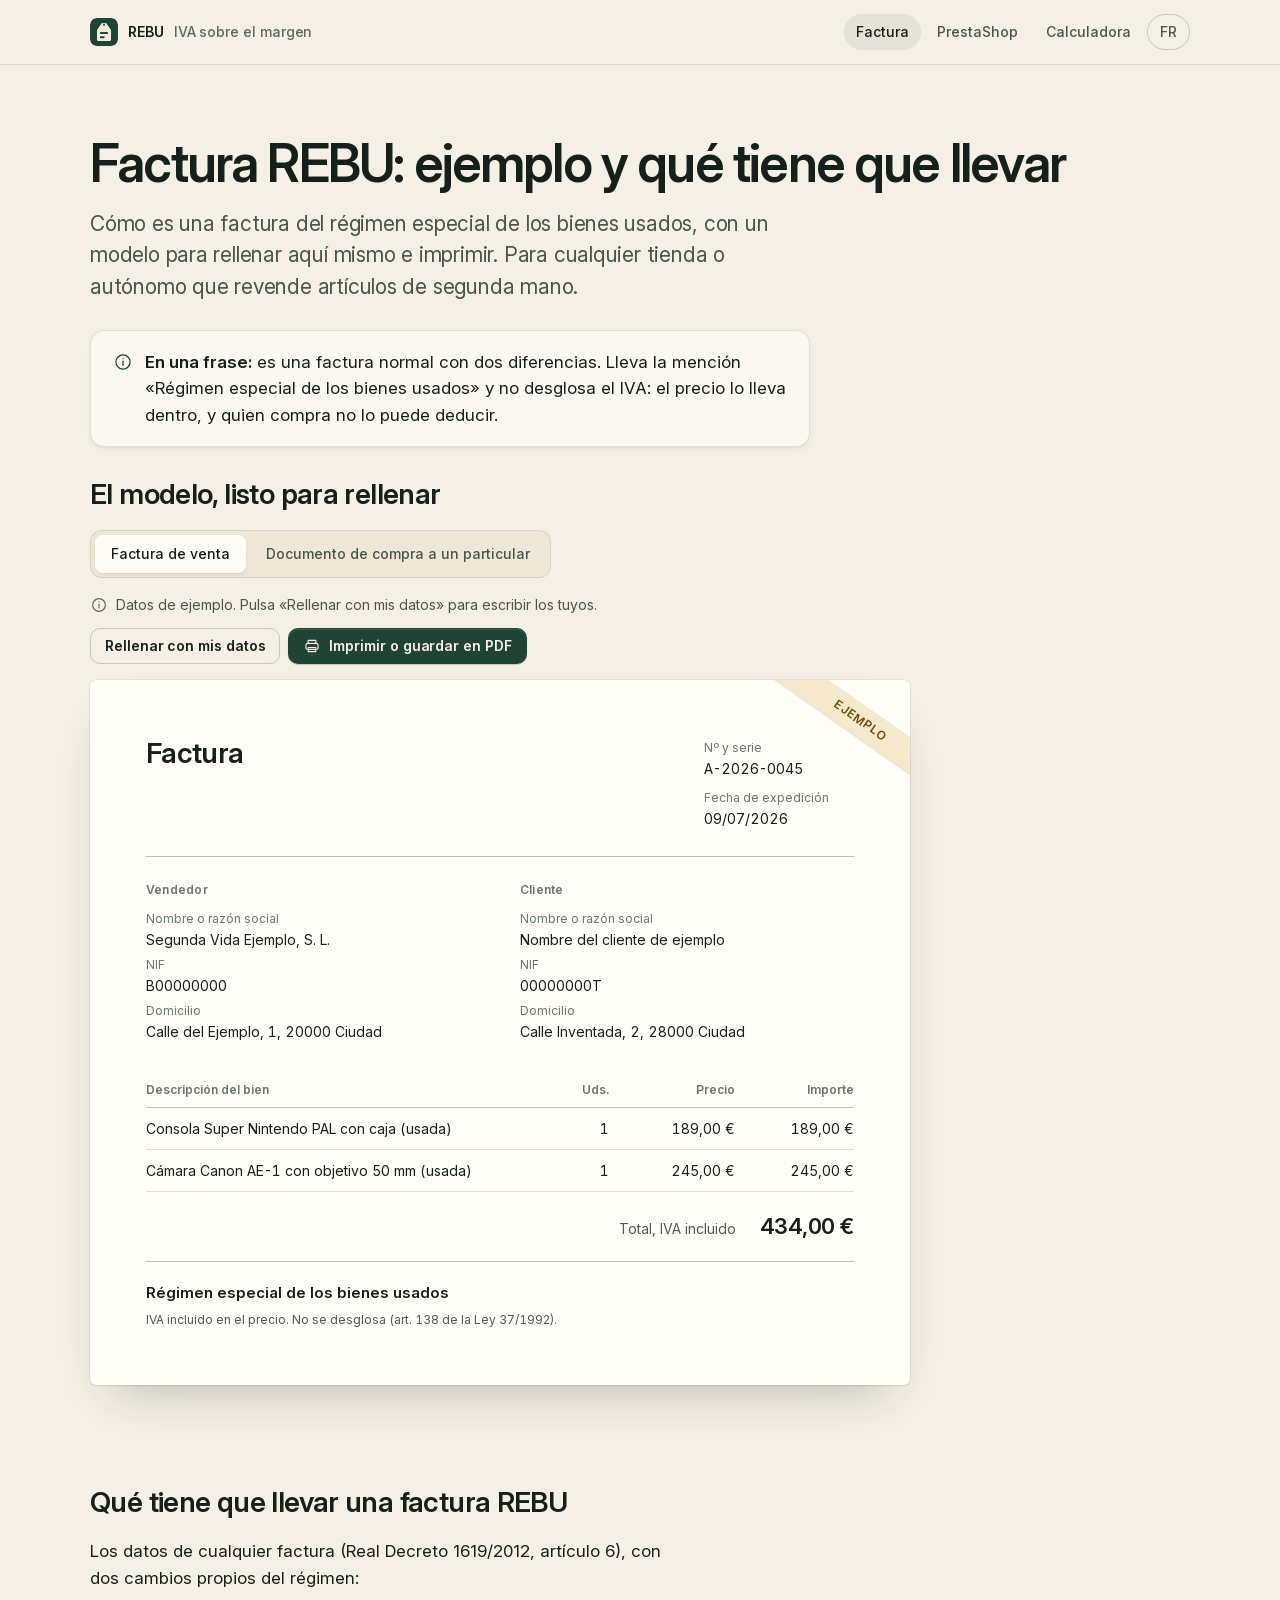
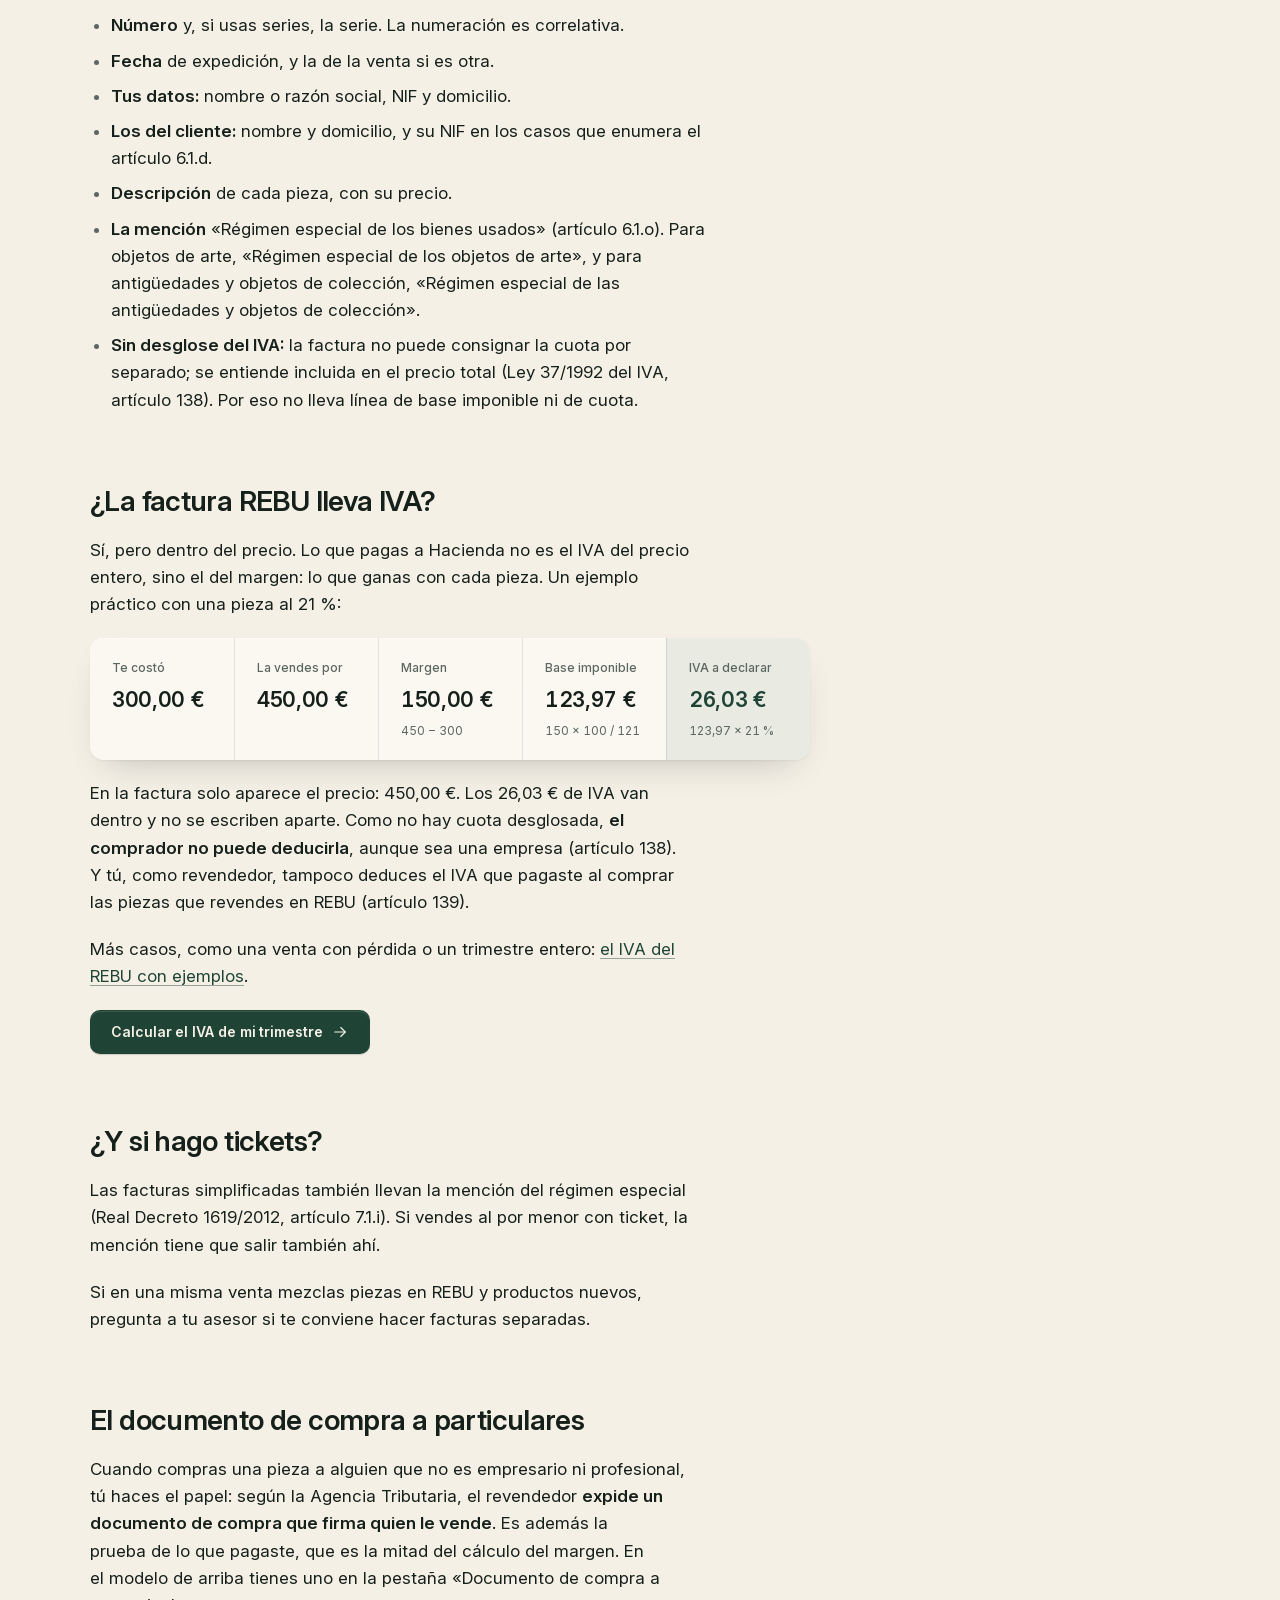
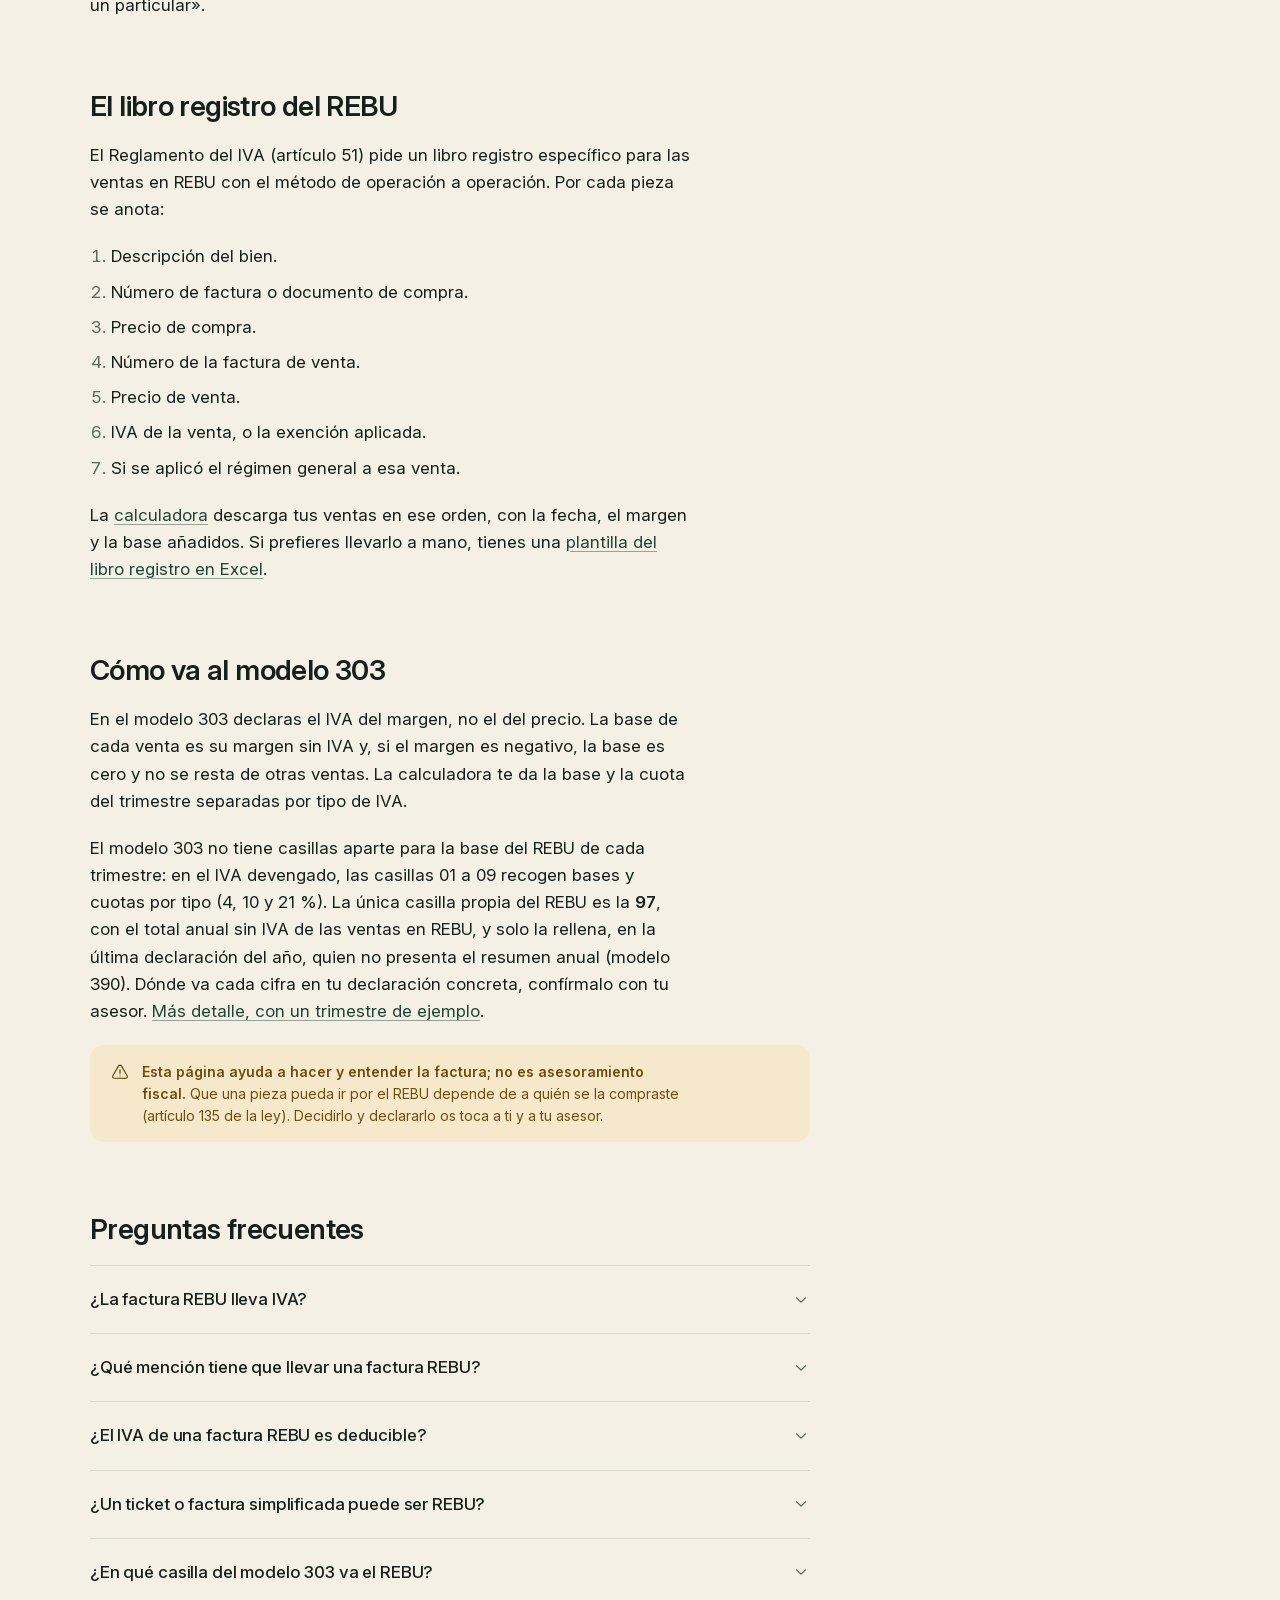
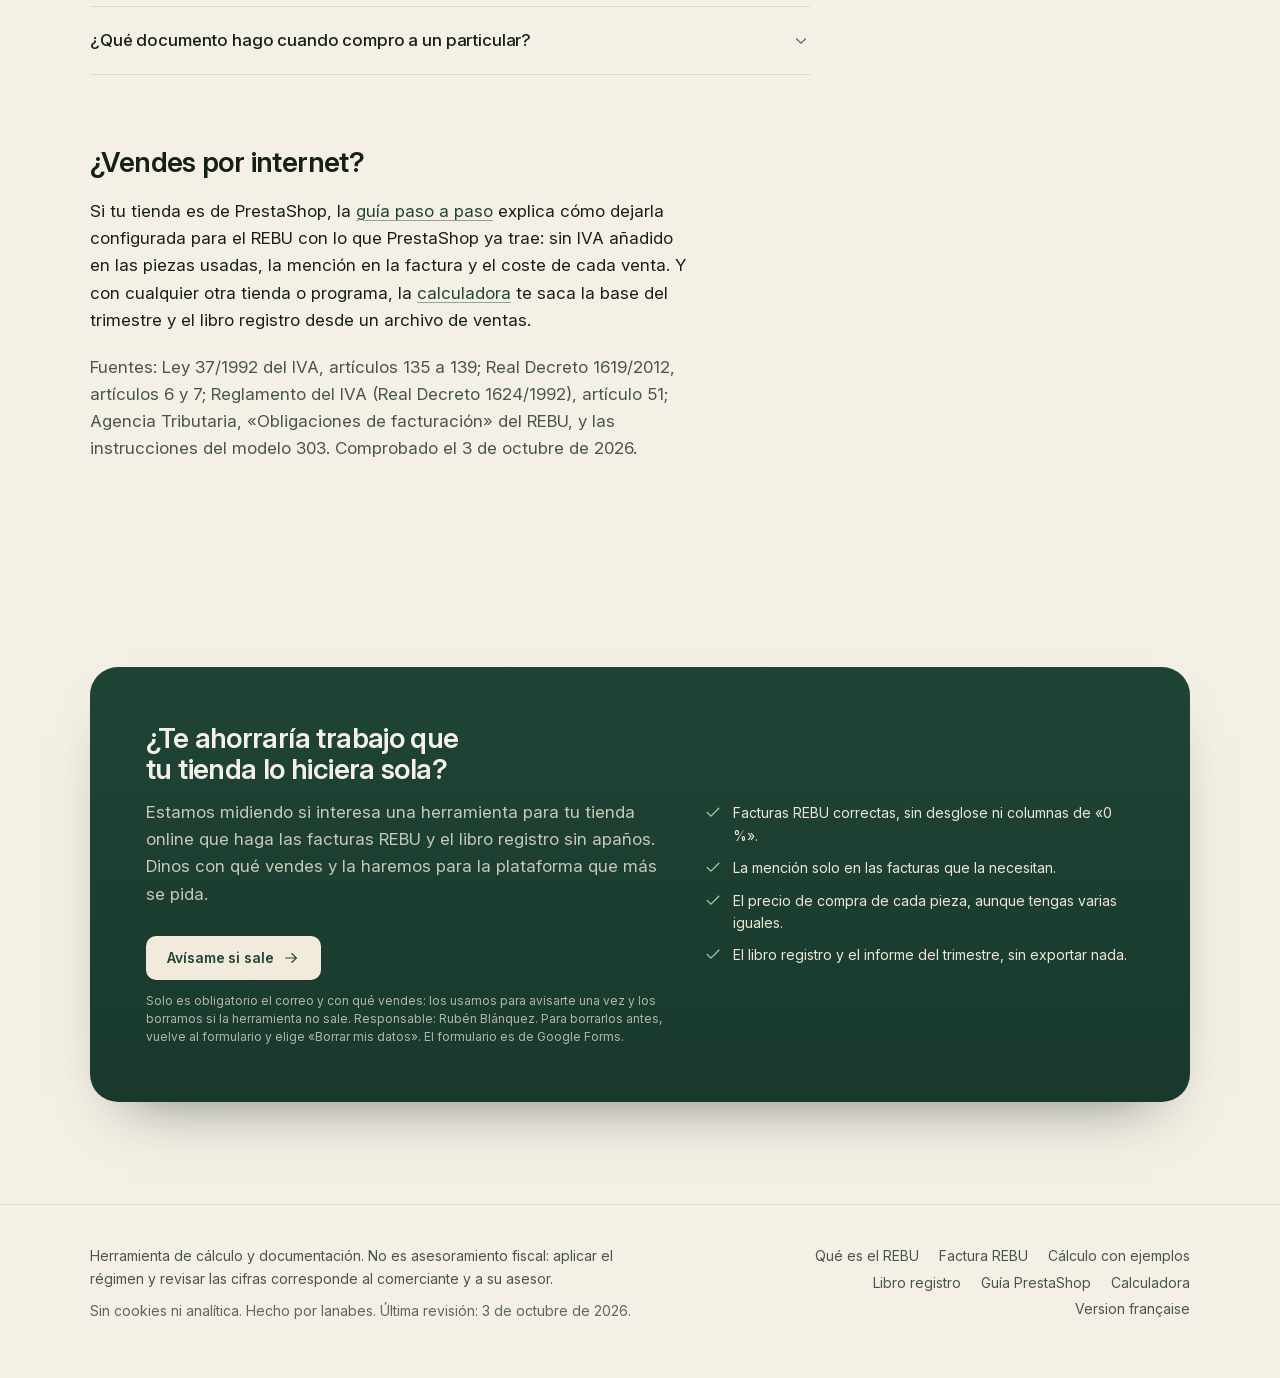
<file: factura-rebu/index.html>
<!doctype html>
<html lang="es">
<head>
<meta charset="utf-8">
<meta name="viewport" content="width=device-width, initial-scale=1, viewport-fit=cover">
<title>Factura REBU: ejemplo, qué tiene que llevar y modelo para rellenar</title>
<meta name="description" content="Cómo es una factura del régimen especial de bienes usados (REBU): la mención obligatoria, por qué no se desglosa el IVA, un ejemplo y un modelo gratis para rellenar e imprimir. Con el documento de compra a particulares y el modelo 303.">
<link rel="canonical" href="https://lanabes.github.io/rebu-prestashop/factura-rebu/">
<link rel="alternate" hreflang="es" href="https://lanabes.github.io/rebu-prestashop/factura-rebu/">
<link rel="alternate" hreflang="fr" href="https://lanabes.github.io/rebu-prestashop/fr/facture-tva-sur-marge/">
<meta name="theme-color" content="#F5F0E6" media="(prefers-color-scheme: light)">
<meta name="theme-color" content="#0F1512" media="(prefers-color-scheme: dark)">
<meta property="og:type" content="article">
<meta property="og:locale" content="es_ES">
<meta property="og:site_name" content="REBU · IVA sobre el margen">
<meta property="og:title" content="Factura REBU: ejemplo y modelo para rellenar">
<meta property="og:description" content="La mención obligatoria, el IVA sin desglosar y un modelo gratis para imprimir o guardar en PDF.">
<meta property="og:url" content="https://lanabes.github.io/rebu-prestashop/factura-rebu/">
<meta property="og:image" content="https://lanabes.github.io/rebu-prestashop/img/og.png">
<meta property="og:image:width" content="1200">
<meta property="og:image:height" content="630">
<meta name="twitter:card" content="summary_large_image">
<link rel="icon" href="../favicon.svg" type="image/svg+xml">
<link rel="preload" href="../assets/fonts/inter-latin.woff2" as="font" type="font/woff2" crossorigin>
<link rel="stylesheet" href="../assets/site.css">
<script type="application/ld+json">
{
  "@context": "https://schema.org",
  "@graph": [
    {
      "@type": "Article",
      "headline": "Factura REBU: ejemplo y qué tiene que llevar",
      "inLanguage": "es",
      "url": "https://lanabes.github.io/rebu-prestashop/factura-rebu/",
      "datePublished": "2026-10-03",
      "dateModified": "2026-10-03",
      "author": { "@type": "Organization", "name": "lanabes" },
      "about": ["Régimen especial de bienes usados", "Factura", "IVA"]
    },
    {
      "@type": "FAQPage",
      "mainEntity": [
        { "@type": "Question", "name": "¿La factura REBU lleva IVA?", "acceptedAnswer": { "@type": "Answer", "text": "Sí, pero no desglosado. El IVA del margen va dentro del precio total y la factura no puede consignar la cuota por separado (artículo 138 de la Ley 37/1992 del IVA). Por eso una factura REBU no tiene línea de base ni de cuota." } },
        { "@type": "Question", "name": "¿Qué mención tiene que llevar una factura REBU?", "acceptedAnswer": { "@type": "Answer", "text": "«Régimen especial de los bienes usados». Para objetos de arte, «Régimen especial de los objetos de arte», y para antigüedades y objetos de colección, «Régimen especial de las antigüedades y objetos de colección» (Real Decreto 1619/2012, artículo 6.1.o)." } },
        { "@type": "Question", "name": "¿El IVA de una factura REBU es deducible?", "acceptedAnswer": { "@type": "Answer", "text": "No. El comprador no puede deducir las cuotas de una compra en REBU (artículo 138 de la Ley del IVA). Y el revendedor no deduce el IVA que pagó al comprar los bienes que revende en este régimen (artículo 139)." } },
        { "@type": "Question", "name": "¿Un ticket o factura simplificada puede ser REBU?", "acceptedAnswer": { "@type": "Answer", "text": "Sí. Las facturas simplificadas también tienen que llevar la mención del régimen especial (Real Decreto 1619/2012, artículo 7.1.i)." } },
        { "@type": "Question", "name": "¿En qué casilla del modelo 303 va el REBU?", "acceptedAnswer": { "@type": "Answer", "text": "El modelo 303 no tiene casillas aparte para la base del REBU de cada trimestre: en el IVA devengado, las casillas 01 a 09 recogen bases y cuotas por tipo (4, 10 y 21 %). La única casilla propia del REBU es la 97, con el total anual sin IVA de las ventas en REBU; solo la rellena, en la última declaración del año, quien no presenta el resumen anual (modelo 390). Dónde va cada cifra en tu caso, confírmalo con tu asesor." } },
        { "@type": "Question", "name": "¿Qué documento hago cuando compro a un particular?", "acceptedAnswer": { "@type": "Answer", "text": "Un documento de compra. Según la Agencia Tributaria, en las compras a quienes no son empresarios ni profesionales, el revendedor expide un documento de compra que firma quien le vende el bien." } }
      ]
    }
  ]
}
</script>
</head>
<body class="doc-page">
<a class="skip" href="#contenido">Saltar al contenido</a>

<header class="top">
  <div class="wrap">
    <a class="brand" href="../" aria-label="REBU, IVA sobre el margen: inicio">
      <svg viewBox="0 0 1000 1000" aria-hidden="true"><rect width="1000" height="1000" rx="220" fill="#1F4436"/><path d="M439 175h122q14 0 22 11.5l155.5 222.1Q750 425 750 445v335q0 45-45 45H295q-45 0-45-45V445q0-20 11.5-36.4L417 186.5q8-11.5 22-11.5Z" fill="#F2EBDC"/><circle cx="500" cy="237.5" r="37.5" fill="#1F4436"/><rect x="350" y="500" width="300" height="75" rx="37.5" fill="#1F4436"/><rect x="350" y="650" width="175" height="75" rx="37.5" fill="#1F4436"/></svg>
      REBU <span>IVA sobre el margen</span>
    </a>
    <nav class="nav" aria-label="Principal">
      <a href="./" aria-current="page">Factura</a>
      <a href="../#guia" class="hide-sm">PrestaShop</a>
      <a href="../calculadora/">Calculadora</a>
      <a href="../fr/facture-tva-sur-marge/" class="lang" hreflang="fr" lang="fr" aria-label="Version française">FR</a>
    </nav>
  </div>
</header>

<main id="contenido">
  <section class="calc-head">
    <div class="wrap">
      <h1>Factura REBU: ejemplo y qué tiene que llevar</h1>
      <p class="lead">Cómo es una factura del régimen especial de los bienes usados, con un modelo para rellenar aquí mismo e imprimir. Para cualquier tienda o autónomo que revende artículos de segunda mano.</p>
      <p class="answer"><svg class="i" aria-hidden="true"><use href="../assets/icons.svg#info"/></svg><span><strong>En una frase:</strong> es una factura normal con dos diferencias. Lleva la mención «Régimen especial de los bienes usados» y no desglosa el IVA: el precio lo lleva dentro, y quien compra no lo puede deducir.</span></p>
    </div>
  </section>

  <section class="wrap print-keep" aria-labelledby="modelo-t">
    <h2 id="modelo-t" class="no-print" style="margin-bottom:20px">El modelo, listo para rellenar</h2>
    <div class="doc" id="modelo" data-icons="../assets/icons.svg">
      <noscript><p>El modelo necesita JavaScript para rellenarse. Abajo tienes la lista de todo lo que tiene que llevar.</p></noscript>
    </div>
  </section>

  <section class="section">
    <div class="wrap">
      <article class="prose">
        <h2 id="que-lleva">Qué tiene que llevar una factura REBU</h2>
        <p>Los datos de cualquier factura (Real Decreto 1619/2012, artículo 6), con dos cambios propios del régimen:</p>
        <ul>
          <li><strong>Número</strong> y, si usas series, la serie. La numeración es correlativa.</li>
          <li><strong>Fecha</strong> de expedición, y la de la venta si es otra.</li>
          <li><strong>Tus datos:</strong> nombre o razón social, NIF y domicilio.</li>
          <li><strong>Los del cliente:</strong> nombre y domicilio, y su NIF en los casos que enumera el artículo 6.1.d.</li>
          <li><strong>Descripción</strong> de cada pieza, con su precio.</li>
          <li><strong>La mención</strong> «Régimen especial de los bienes usados» (artículo 6.1.o). Para objetos de arte, «Régimen especial de los objetos de arte», y para antigüedades y objetos de colección, «Régimen especial de las antigüedades y objetos de colección».</li>
          <li><strong>Sin desglose del IVA:</strong> la factura no puede consignar la cuota por separado; se entiende incluida en el precio total (Ley 37/1992 del IVA, artículo 138). Por eso no lleva línea de base imponible ni de cuota.</li>
        </ul>

        <h2 id="iva">¿La factura REBU lleva IVA?</h2>
        <p>Sí, pero dentro del precio. Lo que pagas a Hacienda no es el IVA del precio entero, sino el del margen: lo que ganas con cada pieza. Un ejemplo práctico con una pieza al 21 %:</p>
        <dl class="example" aria-label="Ejemplo práctico al 21 %">
          <div><dt>Te costó</dt><dd>300,00 €</dd></div>
          <div><dt>La vendes por</dt><dd>450,00 €</dd></div>
          <div><dt>Margen</dt><dd>150,00 €<span class="op">450 − 300</span></dd></div>
          <div><dt>Base imponible</dt><dd>123,97 €<span class="op">150 × 100 / 121</span></dd></div>
          <div class="hl"><dt>IVA a declarar</dt><dd>26,03 €<span class="op">123,97 × 21 %</span></dd></div>
        </dl>
        <p>En la factura solo aparece el precio: 450,00 €. Los 26,03 € de IVA van dentro y no se escriben aparte. Como no hay cuota desglosada, <strong>el comprador no puede deducirla</strong>, aunque sea una empresa (artículo 138). Y tú, como revendedor, tampoco deduces el IVA que pagaste al comprar las piezas que revendes en REBU (artículo 139).</p>
        <p>Más casos, como una venta con pérdida o un trimestre entero: <a href="../iva-rebu-ejemplo/">el IVA del REBU con ejemplos</a>.</p>
        <p class="ctas-inline"><a class="btn" href="../calculadora/">Calcular el IVA de mi trimestre <svg class="i" aria-hidden="true"><use href="../assets/icons.svg#arrow-right"/></svg></a></p>

        <h2 id="ticket">¿Y si hago tickets?</h2>
        <p>Las facturas simplificadas también llevan la mención del régimen especial (Real Decreto 1619/2012, artículo 7.1.i). Si vendes al por menor con ticket, la mención tiene que salir también ahí.</p>
        <p>Si en una misma venta mezclas piezas en REBU y productos nuevos, pregunta a tu asesor si te conviene hacer facturas separadas.</p>

        <h2 id="compra">El documento de compra a particulares</h2>
        <p>Cuando compras una pieza a alguien que no es empresario ni profesional, tú haces el papel: según la Agencia Tributaria, el revendedor <strong>expide un documento de compra que firma quien le vende</strong>. Es además la prueba de lo que pagaste, que es la mitad del cálculo del margen. En el modelo de arriba tienes uno en la pestaña «Documento de compra a un particular».</p>

        <h2 id="registro">El libro registro del REBU</h2>
        <p>El Reglamento del IVA (artículo 51) pide un libro registro específico para las ventas en REBU con el método de operación a operación. Por cada pieza se anota:</p>
        <ol>
          <li>Descripción del bien.</li>
          <li>Número de factura o documento de compra.</li>
          <li>Precio de compra.</li>
          <li>Número de la factura de venta.</li>
          <li>Precio de venta.</li>
          <li>IVA de la venta, o la exención aplicada.</li>
          <li>Si se aplicó el régimen general a esa venta.</li>
        </ol>
        <p>La <a href="../calculadora/">calculadora</a> descarga tus ventas en ese orden, con la fecha, el margen y la base añadidos. Si prefieres llevarlo a mano, tienes una <a href="../libro-registro-rebu/">plantilla del libro registro en Excel</a>.</p>

        <h2 id="modelo-303">Cómo va al modelo 303</h2>
        <p>En el modelo 303 declaras el IVA del margen, no el del precio. La base de cada venta es su margen sin IVA y, si el margen es negativo, la base es cero y no se resta de otras ventas. La calculadora te da la base y la cuota del trimestre separadas por tipo de IVA.</p>
        <p>El modelo 303 no tiene casillas aparte para la base del REBU de cada trimestre: en el IVA devengado, las casillas 01 a 09 recogen bases y cuotas por tipo (4, 10 y 21 %). La única casilla propia del REBU es la <strong>97</strong>, con el total anual sin IVA de las ventas en REBU, y solo la rellena, en la última declaración del año, quien no presenta el resumen anual (modelo 390). Dónde va cada cifra en tu declaración concreta, confírmalo con tu asesor. <a href="../iva-rebu-ejemplo/#modelo-303">Más detalle, con un trimestre de ejemplo</a>.</p>

        <div class="note warn" role="note">
          <svg class="i" aria-hidden="true"><use href="../assets/icons.svg#alert"/></svg>
          <div><p><strong>Esta página ayuda a hacer y entender la factura; no es asesoramiento fiscal.</strong> Que una pieza pueda ir por el REBU depende de a quién se la compraste (artículo 135 de la ley). Decidirlo y declararlo os toca a ti y a tu asesor.</p></div>
        </div>

        <h2 id="preguntas">Preguntas frecuentes</h2>
        <div class="faq">
          <details>
            <summary>¿La factura REBU lleva IVA?<svg class="chev" viewBox="0 0 24 24" fill="none" stroke="currentColor" stroke-width="1.5" stroke-linecap="round" aria-hidden="true"><path d="m6 9 6 6 6-6"/></svg></summary>
            <div class="a"><p>Sí, pero no desglosado. El IVA del margen va dentro del precio total y la factura no puede consignar la cuota por separado (artículo 138 de la Ley 37/1992 del IVA). Por eso una factura REBU no tiene línea de base ni de cuota.</p></div>
          </details>
          <details>
            <summary>¿Qué mención tiene que llevar una factura REBU?<svg class="chev" viewBox="0 0 24 24" fill="none" stroke="currentColor" stroke-width="1.5" stroke-linecap="round" aria-hidden="true"><path d="m6 9 6 6 6-6"/></svg></summary>
            <div class="a"><p>«Régimen especial de los bienes usados». Para objetos de arte, «Régimen especial de los objetos de arte», y para antigüedades y objetos de colección, «Régimen especial de las antigüedades y objetos de colección» (Real Decreto 1619/2012, artículo 6.1.o).</p></div>
          </details>
          <details>
            <summary>¿El IVA de una factura REBU es deducible?<svg class="chev" viewBox="0 0 24 24" fill="none" stroke="currentColor" stroke-width="1.5" stroke-linecap="round" aria-hidden="true"><path d="m6 9 6 6 6-6"/></svg></summary>
            <div class="a"><p>No. El comprador no puede deducir las cuotas de una compra en REBU (artículo 138 de la Ley del IVA). Y el revendedor no deduce el IVA que pagó al comprar los bienes que revende en este régimen (artículo 139).</p></div>
          </details>
          <details>
            <summary>¿Un ticket o factura simplificada puede ser REBU?<svg class="chev" viewBox="0 0 24 24" fill="none" stroke="currentColor" stroke-width="1.5" stroke-linecap="round" aria-hidden="true"><path d="m6 9 6 6 6-6"/></svg></summary>
            <div class="a"><p>Sí. Las facturas simplificadas también tienen que llevar la mención del régimen especial (Real Decreto 1619/2012, artículo 7.1.i).</p></div>
          </details>
          <details>
            <summary>¿En qué casilla del modelo 303 va el REBU?<svg class="chev" viewBox="0 0 24 24" fill="none" stroke="currentColor" stroke-width="1.5" stroke-linecap="round" aria-hidden="true"><path d="m6 9 6 6 6-6"/></svg></summary>
            <div class="a"><p>El modelo 303 no tiene casillas aparte para la base del REBU de cada trimestre: en el IVA devengado, las casillas 01 a 09 recogen bases y cuotas por tipo (4, 10 y 21 %). La única casilla propia del REBU es la 97, con el total anual sin IVA de las ventas en REBU; solo la rellena, en la última declaración del año, quien no presenta el resumen anual (modelo 390). Dónde va cada cifra en tu caso, confírmalo con tu asesor.</p></div>
          </details>
          <details>
            <summary>¿Qué documento hago cuando compro a un particular?<svg class="chev" viewBox="0 0 24 24" fill="none" stroke="currentColor" stroke-width="1.5" stroke-linecap="round" aria-hidden="true"><path d="m6 9 6 6 6-6"/></svg></summary>
            <div class="a"><p>Un documento de compra. Según la Agencia Tributaria, en las compras a quienes no son empresarios ni profesionales, el revendedor expide un documento de compra que firma quien le vende el bien.</p></div>
          </details>
        </div>

        <h2 id="tienda">¿Vendes por internet?</h2>
        <p>Si tu tienda es de PrestaShop, la <a href="../#guia">guía paso a paso</a> explica cómo dejarla configurada para el REBU con lo que PrestaShop ya trae: sin IVA añadido en las piezas usadas, la mención en la factura y el coste de cada venta. Y con cualquier otra tienda o programa, la <a href="../calculadora/">calculadora</a> te saca la base del trimestre y el libro registro desde un archivo de ventas.</p>
        <p class="muted">Fuentes: Ley 37/1992 del IVA, artículos 135 a 139; Real Decreto 1619/2012, artículos 6 y 7; Reglamento del IVA (Real Decreto 1624/1992), artículo 51; Agencia Tributaria, «Obligaciones de facturación» del REBU, y las instrucciones del modelo 303. Comprobado el 3 de octubre de 2026.</p>
      </article>
    </div>
  </section>

  <section class="section" id="modulo" aria-labelledby="modulo-t" hidden>
    <div class="wrap">
      <div class="waitlist">
        <div>
          <h2 id="modulo-t">¿Te ahorraría trabajo que tu tienda lo hiciera sola?</h2>
          <p>Estamos midiendo si interesa una herramienta para tu tienda online que haga las facturas REBU y el libro registro sin apaños. Dinos con qué vendes y la haremos para la plataforma que más se pida.</p>
          <a class="btn" id="waitlist-link" href="#" rel="noopener">Avísame si sale <svg class="i" aria-hidden="true"><use href="../assets/icons.svg#arrow-right"/></svg></a>
          <small>Solo es obligatorio el correo y con qué vendes: los usamos para avisarte una vez y los borramos si la herramienta no sale. Responsable: Rubén Blánquez. Para borrarlos antes, vuelve al formulario y elige «Borrar mis datos». El formulario es de Google Forms.</small>
        </div>
        <ul>
          <li><svg class="i" aria-hidden="true"><use href="../assets/icons.svg#check"/></svg>Facturas REBU correctas, sin desglose ni columnas de «0 %».</li>
          <li><svg class="i" aria-hidden="true"><use href="../assets/icons.svg#check"/></svg>La mención solo en las facturas que la necesitan.</li>
          <li><svg class="i" aria-hidden="true"><use href="../assets/icons.svg#check"/></svg>El precio de compra de cada pieza, aunque tengas varias iguales.</li>
          <li><svg class="i" aria-hidden="true"><use href="../assets/icons.svg#check"/></svg>El libro registro y el informe del trimestre, sin exportar nada.</li>
        </ul>
      </div>
    </div>
  </section>
</main>

<footer class="foot">
  <div class="wrap">
    <div>
      <p class="disclaimer">Herramienta de cálculo y documentación. No es asesoramiento fiscal: aplicar el régimen y revisar las cifras corresponde al comerciante y a su asesor.</p>
      <p>Sin cookies ni analítica. Hecho por lanabes. Última revisión: 3 de octubre de 2026.</p>
    </div>
    <nav aria-label="Pie">
      <a href="../regimen-bienes-usados/">Qué es el REBU</a>
      <a href="./">Factura REBU</a>
      <a href="../iva-rebu-ejemplo/">Cálculo con ejemplos</a>
      <a href="../libro-registro-rebu/">Libro registro</a>
      <a href="../#guia">Guía PrestaShop</a>
      <a href="../calculadora/">Calculadora</a>
      <a href="../fr/facture-tva-sur-marge/" hreflang="fr" lang="fr">Version française</a>
    </nav>
  </div>
</footer>

<script src="../assets/config.js"></script>
<script type="module" src="../assets/factura.js"></script>
<script type="module" src="../assets/waitlist.js"></script>
</body>
</html>
</file>
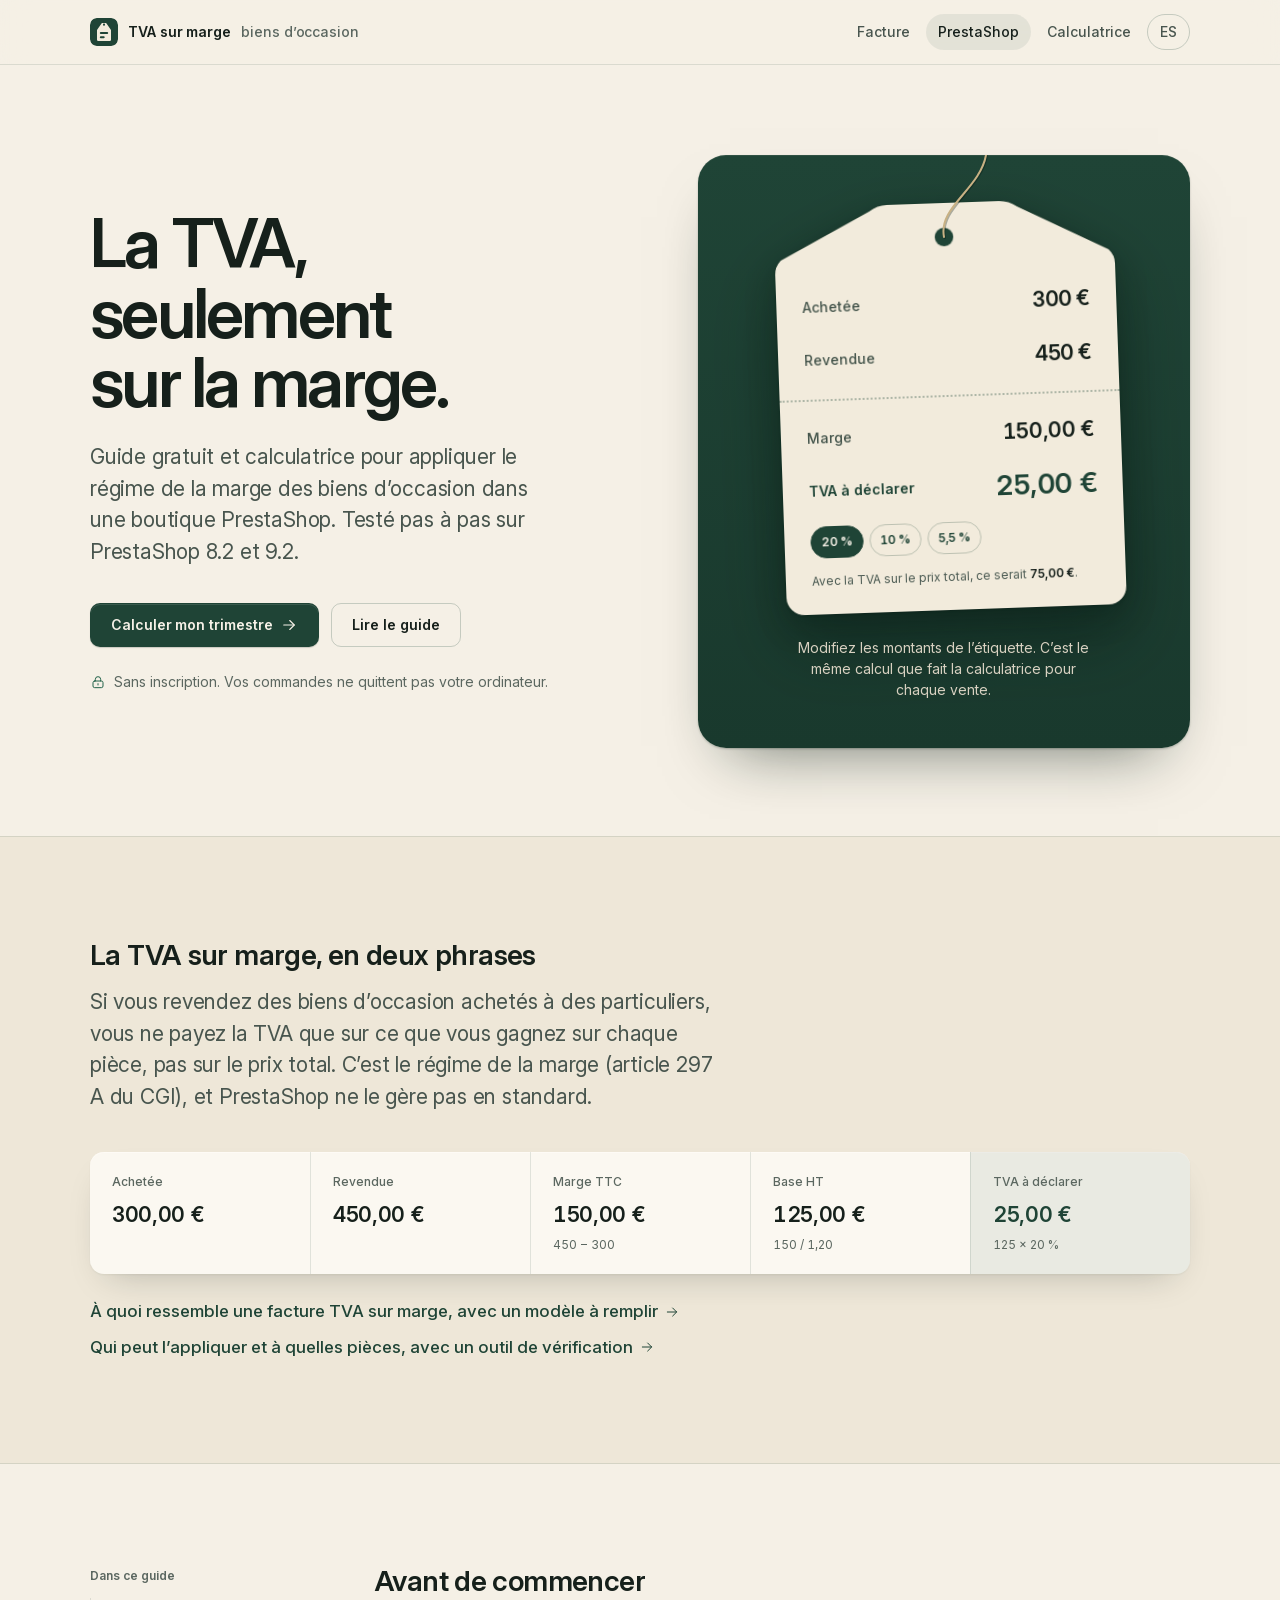
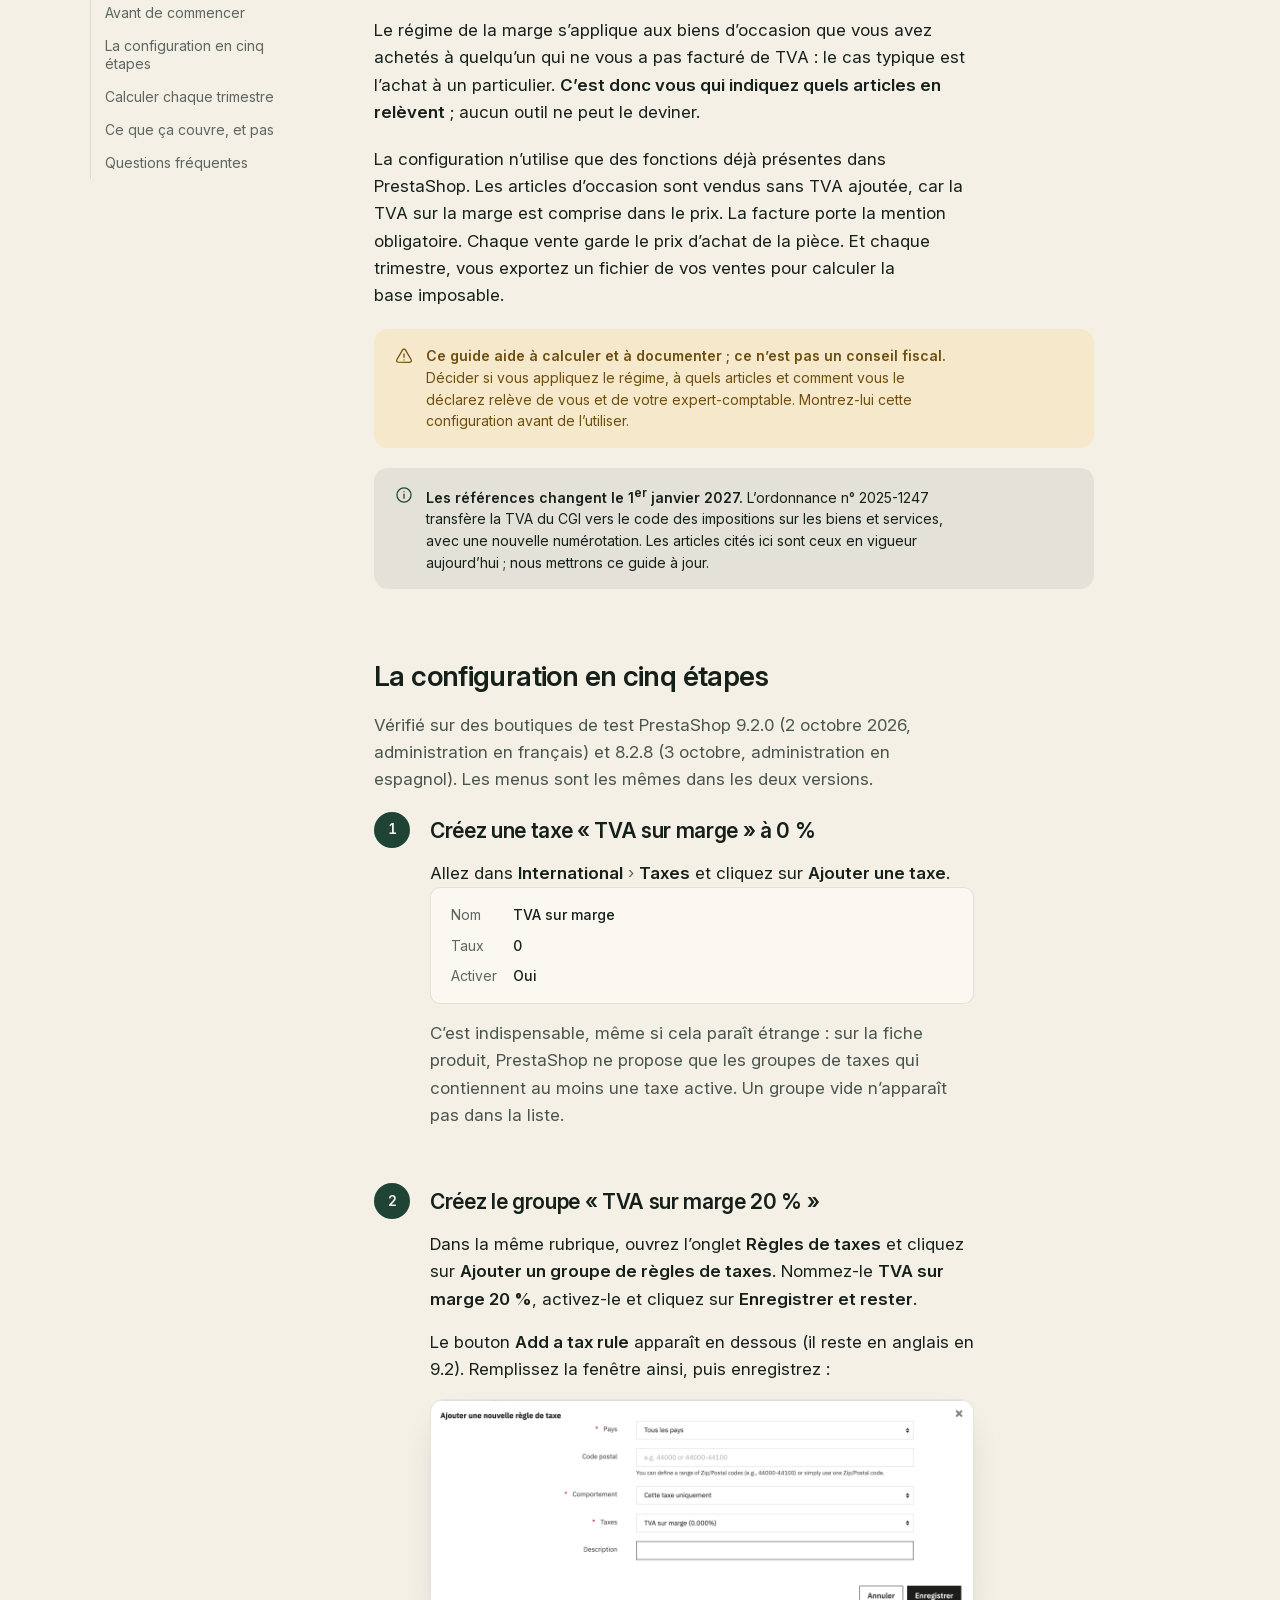
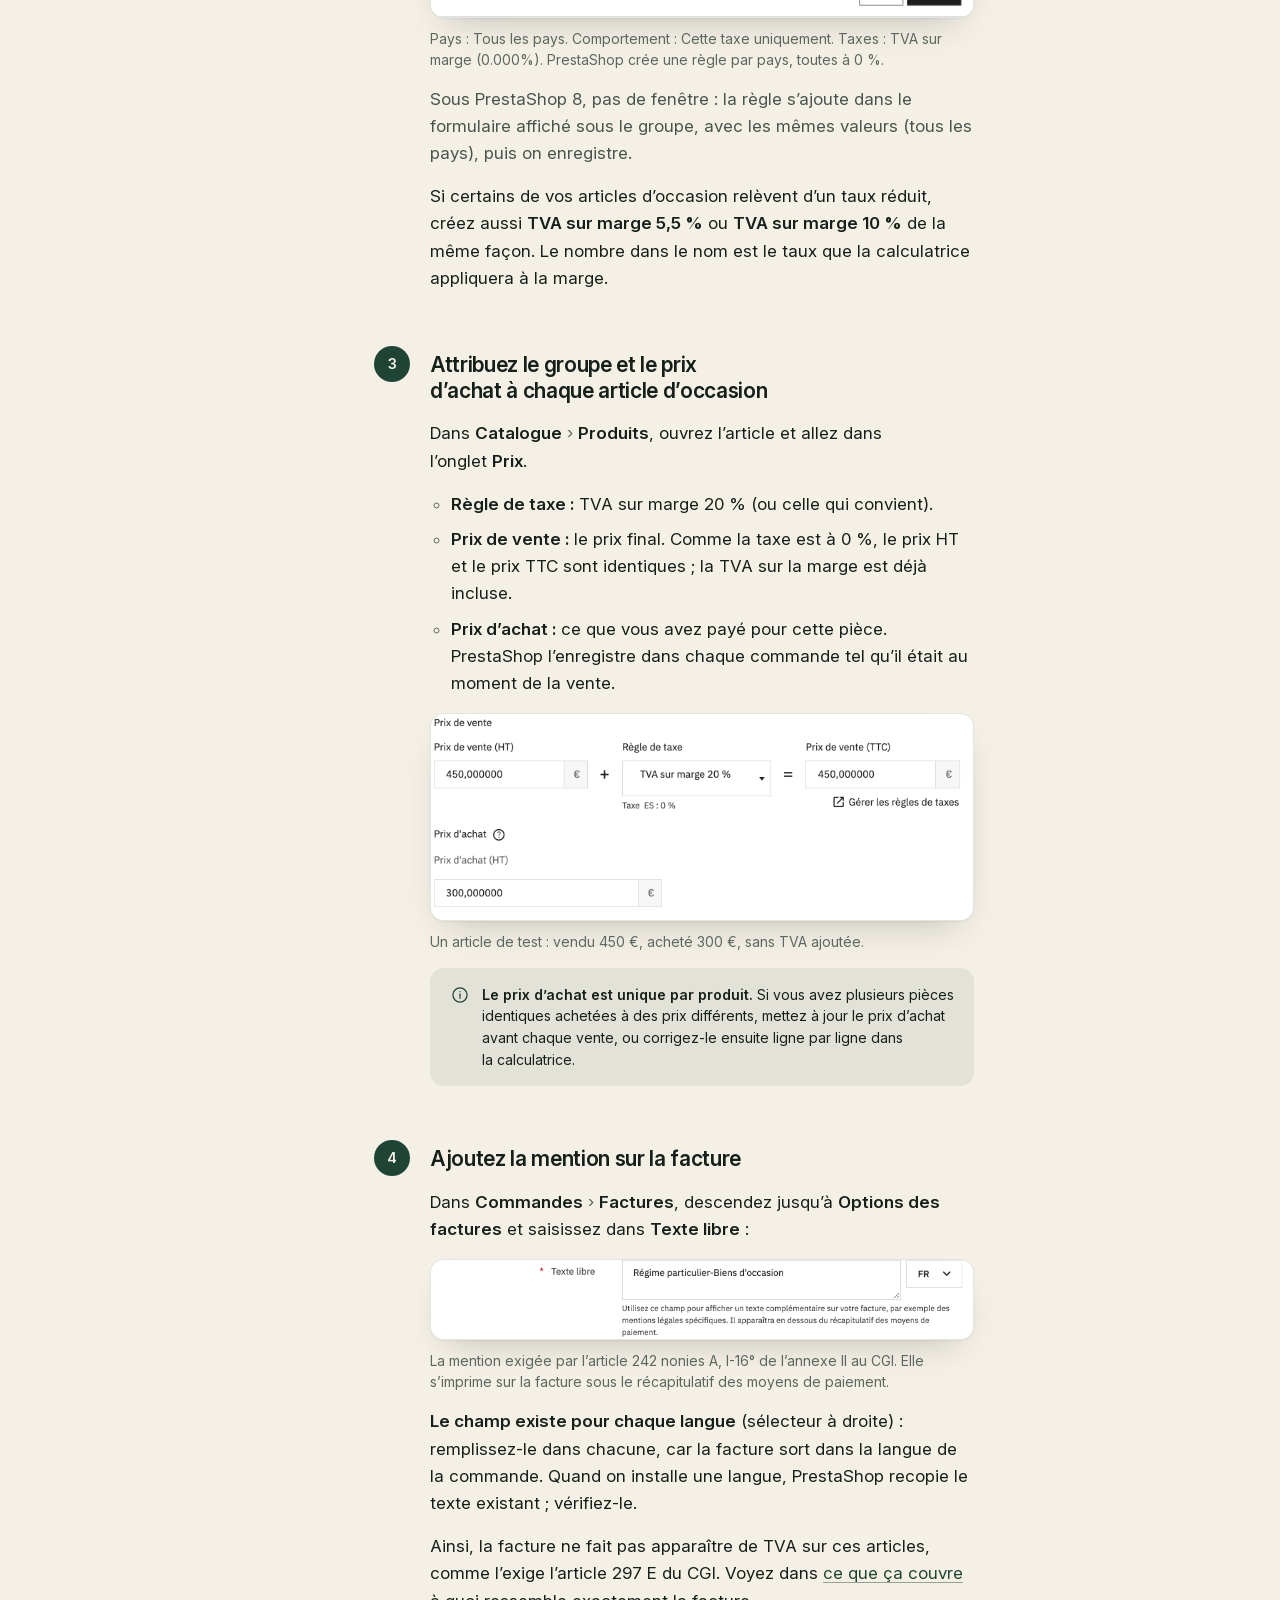
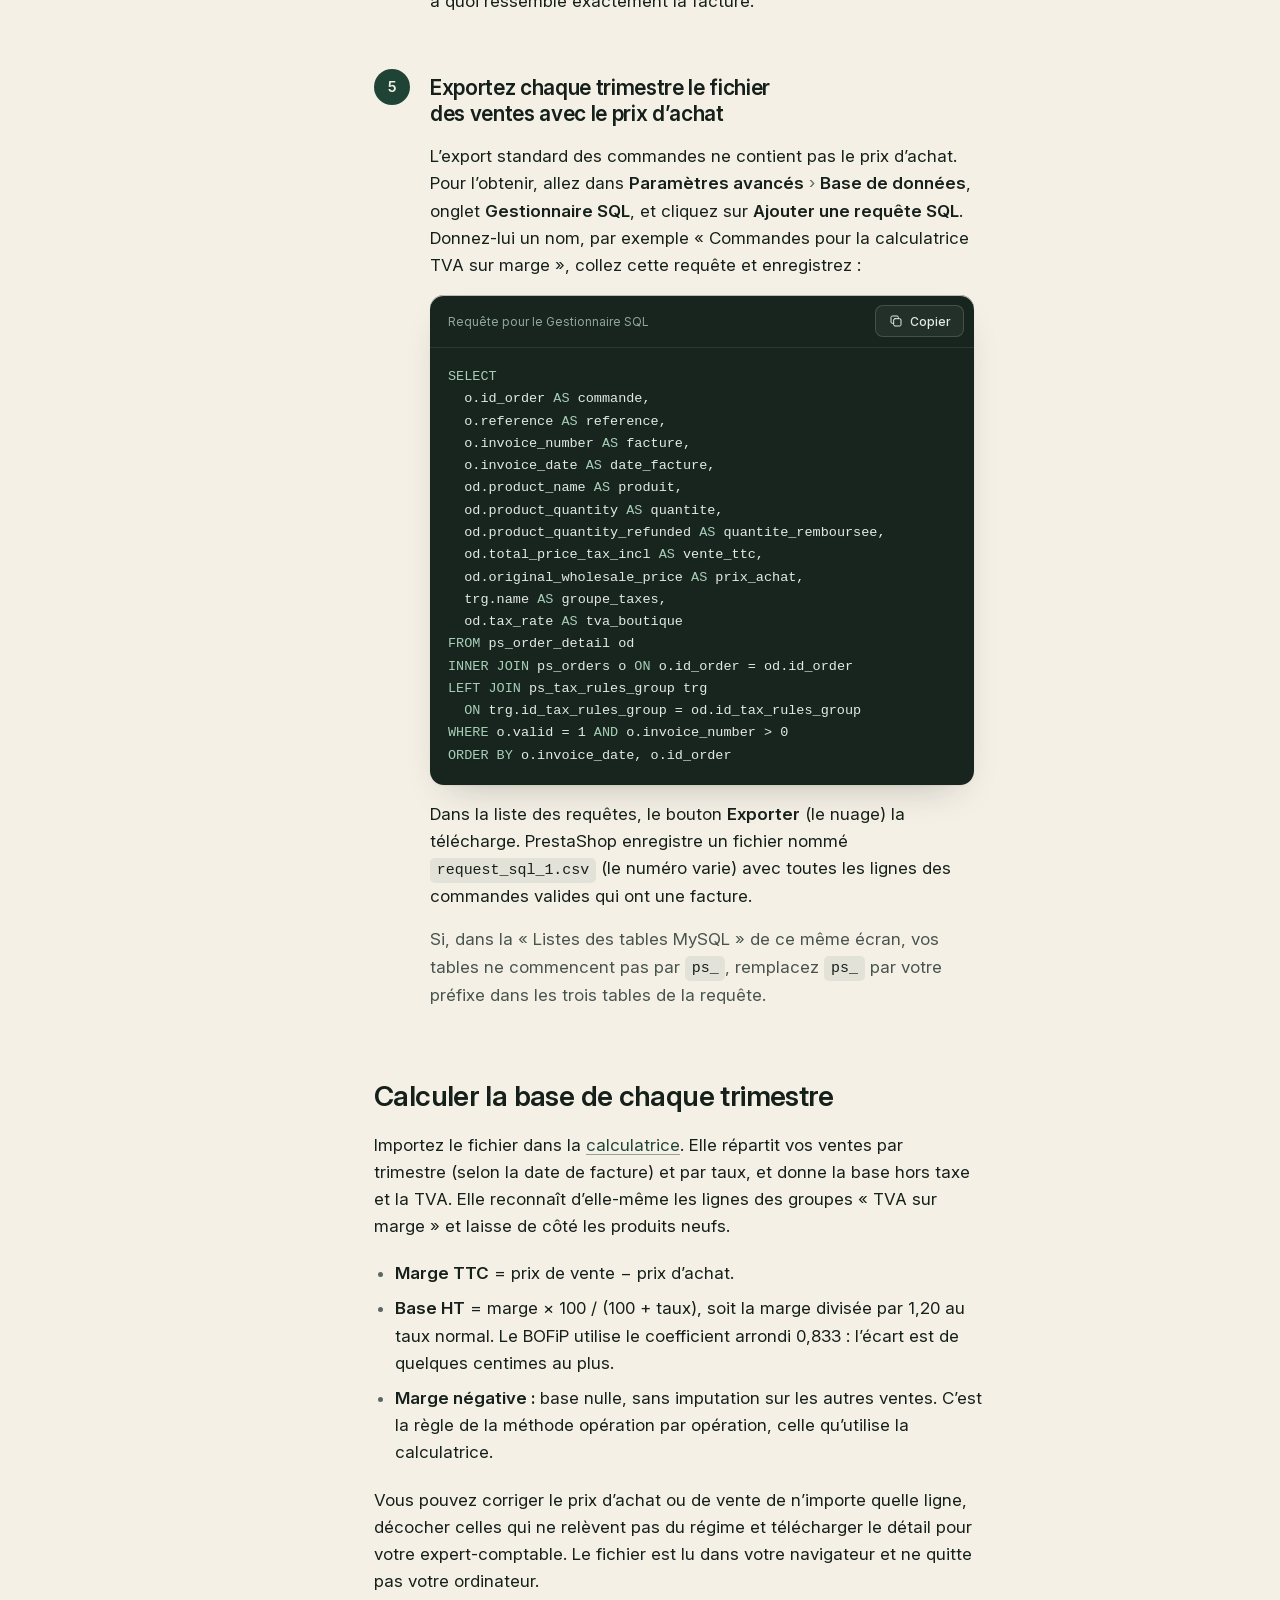
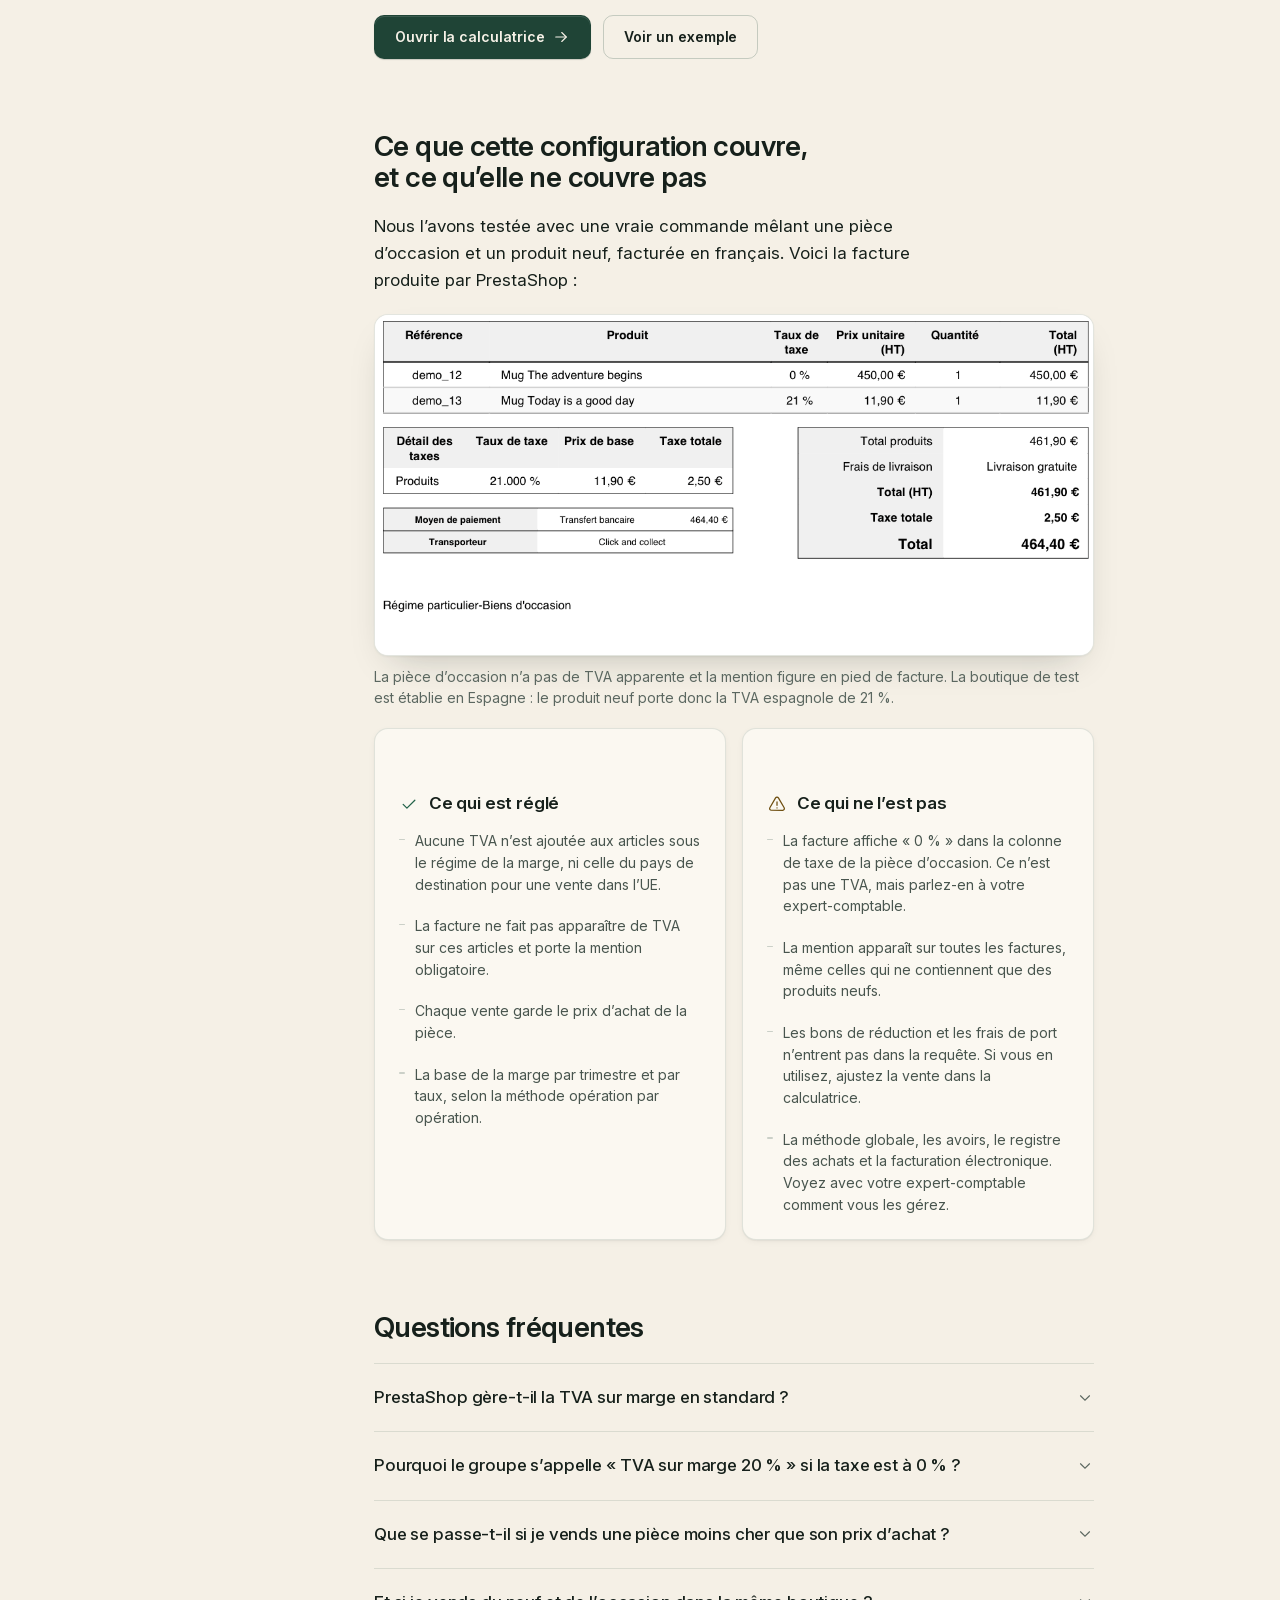
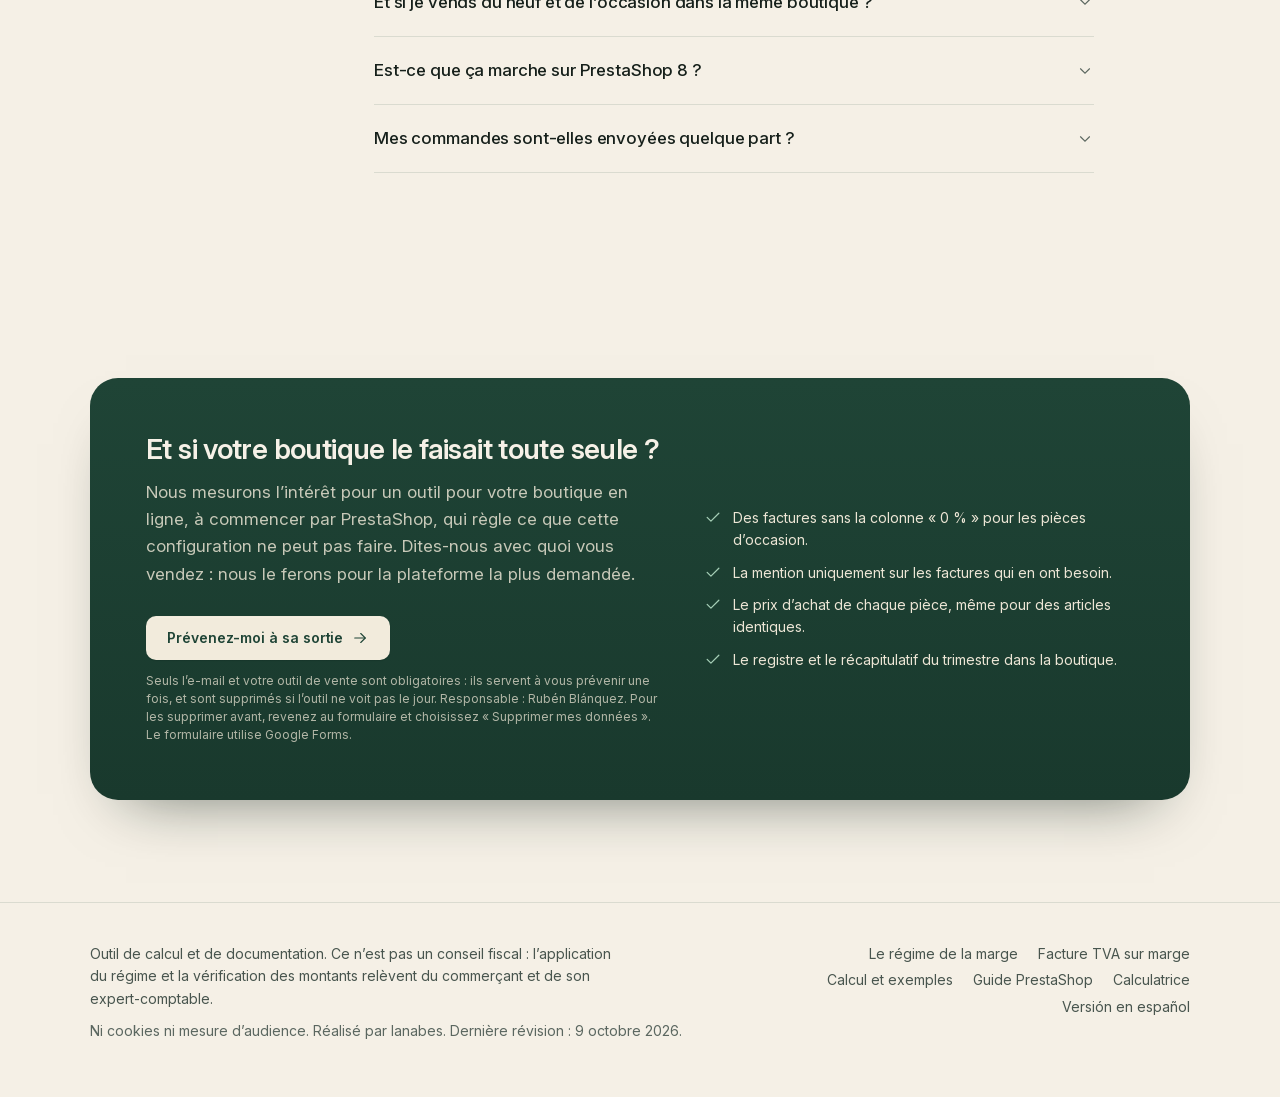
<file: fr/index.html>
<!doctype html>
<html lang="fr">
<head>
<meta charset="utf-8">
<meta name="viewport" content="width=device-width, initial-scale=1, viewport-fit=cover">
<title>TVA sur marge sur PrestaShop : la configurer pas à pas, biens d’occasion</title>
<meta name="description" content="Guide gratuit, testé sur PrestaShop 9.2, pour appliquer le régime de la marge des biens d’occasion : taxe à 0 %, mention sur la facture, prix d’achat de chaque vente et calculatrice de la base imposable.">
<link rel="canonical" href="https://lanabes.github.io/rebu-prestashop/fr/">
<link rel="alternate" hreflang="es" href="https://lanabes.github.io/rebu-prestashop/">
<link rel="alternate" hreflang="fr" href="https://lanabes.github.io/rebu-prestashop/fr/">
<link rel="alternate" hreflang="x-default" href="https://lanabes.github.io/rebu-prestashop/">
<meta name="theme-color" content="#F5F0E6" media="(prefers-color-scheme: light)">
<meta name="theme-color" content="#0F1512" media="(prefers-color-scheme: dark)">
<meta property="og:type" content="article">
<meta property="og:locale" content="fr_FR">
<meta property="og:site_name" content="TVA sur marge pour PrestaShop">
<meta property="og:title" content="TVA sur marge sur PrestaShop : la TVA, seulement sur la marge">
<meta property="og:description" content="Guide pas à pas et calculatrice gratuite pour les boutiques d’occasion sous PrestaShop.">
<meta property="og:url" content="https://lanabes.github.io/rebu-prestashop/fr/">
<meta property="og:image" content="https://lanabes.github.io/rebu-prestashop/img/og-fr.png">
<meta property="og:image:width" content="1200">
<meta property="og:image:height" content="630">
<meta name="twitter:card" content="summary_large_image">
<link rel="icon" href="../favicon.svg" type="image/svg+xml">
<link rel="preload" href="../assets/fonts/inter-latin.woff2" as="font" type="font/woff2" crossorigin>
<link rel="stylesheet" href="../assets/site.css">
<script type="application/ld+json">
{
  "@context": "https://schema.org",
  "@graph": [
    {
      "@type": "TechArticle",
      "headline": "TVA sur marge sur PrestaShop : la configurer pas à pas",
      "inLanguage": "fr",
      "url": "https://lanabes.github.io/rebu-prestashop/fr/",
      "datePublished": "2026-10-02",
      "dateModified": "2026-10-02",
      "author": { "@type": "Organization", "name": "lanabes" },
      "about": ["Régime de la marge", "Biens d’occasion", "PrestaShop", "TVA"],
      "proficiencyLevel": "Beginner"
    },
    {
      "@type": "FAQPage",
      "mainEntity": [
        { "@type": "Question", "name": "PrestaShop gère-t-il la TVA sur marge en standard ?", "acceptedAnswer": { "@type": "Answer", "text": "Non. PrestaShop calcule la TVA sur le prix uniquement. La demande, l’issue 24231 de son dépôt, est ouverte depuis 2021. Ce guide contourne le problème avec des fonctions que PrestaShop propose déjà." } },
        { "@type": "Question", "name": "Pourquoi le groupe s’appelle « TVA sur marge 20 % » si la taxe est à 0 % ?", "acceptedAnswer": { "@type": "Answer", "text": "Le 0 % est ce que PrestaShop ajoute au prix : rien, car la TVA sur la marge est déjà incluse. Le 20 % est le taux que vous appliquerez à la marge dans votre déclaration. La calculatrice lit ce nombre dans le nom du groupe." } },
        { "@type": "Question", "name": "Que se passe-t-il si je vends une pièce moins cher que son prix d’achat ?", "acceptedAnswer": { "@type": "Answer", "text": "Avec la méthode opération par opération, la marge négative donne une base nulle et ne s’impute pas sur les autres ventes. La calculatrice l’applique ainsi et vous le signale." } },
        { "@type": "Question", "name": "Mes commandes sont-elles envoyées quelque part ?", "acceptedAnswer": { "@type": "Answer", "text": "Non. La calculatrice lit le fichier dans votre navigateur et fait les calculs sur place. Rien n’est envoyé ni enregistré sur un serveur." } }
      ]
    }
  ]
}
</script>
</head>
<body>
<a class="skip" href="#contenu">Aller au contenu</a>

<header class="top">
  <div class="wrap">
    <a class="brand" href="./" aria-label="TVA sur marge, biens d’occasion : accueil">
      <svg viewBox="0 0 1000 1000" aria-hidden="true"><rect width="1000" height="1000" rx="220" fill="#1F4436"/><path d="M439 175h122q14 0 22 11.5l155.5 222.1Q750 425 750 445v335q0 45-45 45H295q-45 0-45-45V445q0-20 11.5-36.4L417 186.5q8-11.5 22-11.5Z" fill="#F2EBDC"/><circle cx="500" cy="237.5" r="37.5" fill="#1F4436"/><rect x="350" y="500" width="300" height="75" rx="37.5" fill="#1F4436"/><rect x="350" y="650" width="175" height="75" rx="37.5" fill="#1F4436"/></svg>
      TVA sur marge <span>biens d’occasion</span>
    </a>
    <nav class="nav" aria-label="Principal">
      <a href="./facture-tva-sur-marge/">Facture</a>
      <a href="#guide" class="hide-sm" aria-current="page">PrestaShop</a>
      <a href="./calculatrice/">Calculatrice</a>
      <a href="../" class="lang" hreflang="es" lang="es" aria-label="Versión en español">ES</a>
    </nav>
  </div>
</header>

<main id="contenu">

<section class="hero">
  <div class="wrap">
    <div>
      <h1>La TVA, seulement sur la marge.</h1>
      <p class="lead">Guide gratuit et calculatrice pour appliquer le régime de la marge des biens d’occasion dans une boutique PrestaShop. Testé pas à pas sur PrestaShop 8.2 et 9.2.</p>
      <div class="ctas">
        <a class="btn" href="calculatrice/">Calculer mon trimestre <svg class="i" aria-hidden="true"><use href="../assets/icons.svg#arrow-right"/></svg></a>
        <a class="btn btn-ghost" href="#guide">Lire le guide</a>
      </div>
      <p class="assure"><svg class="i" aria-hidden="true"><use href="../assets/icons.svg#lock"/></svg> Sans inscription. Vos commandes ne quittent pas votre ordinateur.</p>
    </div>

    <div class="stage">
      <svg class="string" viewBox="0 0 160 124" fill="none" aria-hidden="true"><path class="twine-shadow" d="M123 1C117 35 75 53 81 83" stroke-width="2" stroke-linecap="round"/><path class="twine" d="M122 0C116 34 74 52 80 82" stroke-width="2" stroke-linecap="round"/></svg>
      <div class="tag" id="tag">
        <svg class="tag-cap" viewBox="0 0 340 74" preserveAspectRatio="none" aria-hidden="true"><path d="M0 74V66q0-8 6-14L96 6q8-6 18-6h112q10 0 18 6l90 46q6 6 6 14v8Z"/><circle class="hole" cx="170" cy="34" r="9"/></svg>
        <div class="tag-body">
          <h2 class="sr-only">Essayez le calcul avec une pièce</h2>
          <div class="tag-row"><label for="t-buy">Achetée</label><span class="tag-input"><input id="t-buy" inputmode="decimal" autocomplete="off" value="300" aria-describedby="t-note"><span aria-hidden="true">€</span></span></div>
          <div class="tag-row"><label for="t-sell">Revendue</label><span class="tag-input"><input id="t-sell" inputmode="decimal" autocomplete="off" value="450" aria-describedby="t-note"><span aria-hidden="true">€</span></span></div>
          <div class="tag-perf" aria-hidden="true"></div>
          <div class="tag-row"><span class="k">Marge</span><span class="v" id="t-margin">150,00 €</span></div>
          <div class="tag-row tag-total" aria-live="polite"><span class="k">TVA à déclarer</span><span class="v" id="t-quota">25,00 €</span></div>
          <div class="tag-rates" role="group" aria-label="Taux de TVA de l’article">
            <button type="button" data-rate="20" aria-pressed="true">20 %</button>
            <button type="button" data-rate="10" aria-pressed="false">10 %</button>
            <button type="button" data-rate="5.5" aria-pressed="false">5,5 %</button>
          </div>
          <p class="tag-note" id="t-note">Avec la TVA sur le prix total, ce serait <strong id="t-full">75,00 €</strong>.</p>
        </div>
      </div>
      <p class="stage-caption">Modifiez les montants de l’étiquette. C’est le même calcul que fait la calculatrice pour chaque vente.</p>
    </div>
  </div>
</section>

<section class="section band" id="principe" aria-labelledby="principe-t">
  <div class="wrap">
    <div class="section-head">
      <h2 id="principe-t">La TVA sur marge, en deux phrases</h2>
      <p>Si vous revendez des biens d’occasion achetés à des particuliers, vous ne payez la TVA que sur ce que vous gagnez sur chaque pièce, pas sur le prix total. C’est le régime de la marge (article 297 A du CGI), et PrestaShop ne le gère pas en standard.</p>
    </div>
    <dl class="example" aria-label="Exemple avec une pièce à 20 %">
      <div><dt>Achetée</dt><dd>300,00 €</dd></div>
      <div><dt>Revendue</dt><dd>450,00 €</dd></div>
      <div><dt>Marge TTC</dt><dd>150,00 €<span class="op">450 − 300</span></dd></div>
      <div><dt>Base HT</dt><dd>125,00 €<span class="op">150 / 1,20</span></dd></div>
      <div class="hl"><dt>TVA à déclarer</dt><dd>25,00 €<span class="op">125 × 20 %</span></dd></div>
    </dl>
    <p class="section-link"><a href="facture-tva-sur-marge/">À quoi ressemble une facture TVA sur marge, avec un modèle à remplir <svg class="i i-sm" aria-hidden="true"><use href="../assets/icons.svg#arrow-right"/></svg></a></p>
    <p class="section-link" style="margin-top:8px"><a href="regime-de-la-marge/">Qui peut l’appliquer et à quelles pièces, avec un outil de vérification <svg class="i i-sm" aria-hidden="true"><use href="../assets/icons.svg#arrow-right"/></svg></a></p>
  </div>
</section>

<section class="section" id="guide" aria-label="Guide">
  <div class="wrap guide">
    <nav class="toc" aria-label="Dans ce guide">
      <p>Dans ce guide</p>
      <ol>
        <li><a href="#avant">Avant de commencer</a></li>
        <li><a href="#etapes">La configuration en cinq étapes</a></li>
        <li><a href="#calculer">Calculer chaque trimestre</a></li>
        <li><a href="#limites">Ce que ça couvre, et pas</a></li>
        <li><a href="#questions">Questions fréquentes</a></li>
      </ol>
    </nav>

    <article class="prose">
      <h2 id="avant">Avant de commencer</h2>
      <p>Le régime de la marge s’applique aux biens d’occasion que vous avez achetés à quelqu’un qui ne vous a pas facturé de TVA : le cas typique est l’achat à un particulier. <strong>C’est donc vous qui indiquez quels articles en relèvent</strong> ; aucun outil ne peut le deviner.</p>
      <p>La configuration n’utilise que des fonctions déjà présentes dans PrestaShop. Les articles d’occasion sont vendus sans TVA ajoutée, car la TVA sur la marge est comprise dans le prix. La facture porte la mention obligatoire. Chaque vente garde le prix d’achat de la pièce. Et chaque trimestre, vous exportez un fichier de vos ventes pour calculer la base imposable.</p>
      <div class="note warn" role="note">
        <svg class="i" aria-hidden="true"><use href="../assets/icons.svg#alert"/></svg>
        <div><p><strong>Ce guide aide à calculer et à documenter ; ce n’est pas un conseil fiscal.</strong> Décider si vous appliquez le régime, à quels articles et comment vous le déclarez relève de vous et de votre expert-comptable. Montrez-lui cette configuration avant de l’utiliser.</p></div>
      </div>
      <div class="note" role="note">
        <svg class="i" aria-hidden="true"><use href="../assets/icons.svg#info"/></svg>
        <div><p><strong>Les références changent le 1<sup>er</sup> janvier 2027.</strong> L’ordonnance n° 2025-1247 transfère la TVA du CGI vers le code des impositions sur les biens et services, avec une nouvelle numérotation. Les articles cités ici sont ceux en vigueur aujourd’hui ; nous mettrons ce guide à jour.</p></div>
      </div>

      <h2 id="etapes">La configuration en cinq étapes</h2>
      <p class="muted">Vérifié sur des boutiques de test PrestaShop 9.2.0 (2 octobre 2026, administration en français) et 8.2.8 (3 octobre, administration en espagnol). Les menus sont les mêmes dans les deux versions.</p>

      <ol class="steps">
        <li class="step" id="etape-1">
          <h3>Créez une taxe « TVA sur marge » à 0 %</h3>
          <p>Allez dans <span class="path">International<span class="sep">›</span>Taxes</span> et cliquez sur <strong>Ajouter une taxe</strong>.</p>
          <dl class="fields">
            <dt>Nom</dt><dd>TVA sur marge</dd>
            <dt>Taux</dt><dd>0</dd>
            <dt>Activer</dt><dd>Oui</dd>
          </dl>
          <p class="muted">C’est indispensable, même si cela paraît étrange : sur la fiche produit, PrestaShop ne propose que les groupes de taxes qui contiennent au moins une taxe active. Un groupe vide n’apparaît pas dans la liste.</p>
        </li>

        <li class="step" id="etape-2">
          <h3>Créez le groupe « TVA sur marge 20 % »</h3>
          <p>Dans la même rubrique, ouvrez l’onglet <strong>Règles de taxes</strong> et cliquez sur <strong>Ajouter un groupe de règles de taxes</strong>. Nommez-le <strong>TVA sur marge 20 %</strong>, activez-le et cliquez sur <strong>Enregistrer et rester</strong>.</p>
          <p>Le bouton <strong>Add a tax rule</strong> apparaît en dessous (il reste en anglais en 9.2). Remplissez la fenêtre ainsi, puis enregistrez :</p>
          <figure>
            <div class="shot"><img src="../img/ps-fr-regle.png" width="2304" height="920" alt="Fenêtre « Ajouter une nouvelle règle de taxe » de PrestaShop : Pays, Tous les pays ; Comportement, Cette taxe uniquement ; Taxes, TVA sur marge (0.000%)." loading="lazy" decoding="async"></div>
            <figcaption>Pays : Tous les pays. Comportement : Cette taxe uniquement. Taxes : TVA sur marge (0.000%). PrestaShop crée une règle par pays, toutes à 0 %.</figcaption>
          </figure>
          <p class="muted">Sous PrestaShop 8, pas de fenêtre : la règle s’ajoute dans le formulaire affiché sous le groupe, avec les mêmes valeurs (tous les pays), puis on enregistre.</p>
          <p>Si certains de vos articles d’occasion relèvent d’un taux réduit, créez aussi <strong>TVA sur marge 5,5 %</strong> ou <strong>TVA sur marge 10 %</strong> de la même façon. Le nombre dans le nom est le taux que la calculatrice appliquera à la marge.</p>
        </li>

        <li class="step" id="etape-3">
          <h3>Attribuez le groupe et le prix d’achat à chaque article d’occasion</h3>
          <p>Dans <span class="path">Catalogue<span class="sep">›</span>Produits</span>, ouvrez l’article et allez dans l’onglet <strong>Prix</strong>.</p>
          <ul>
            <li><strong>Règle de taxe :</strong> TVA sur marge 20 % (ou celle qui convient).</li>
            <li><strong>Prix de vente :</strong> le prix final. Comme la taxe est à 0 %, le prix HT et le prix TTC sont identiques ; la TVA sur la marge est déjà incluse.</li>
            <li><strong>Prix d’achat :</strong> ce que vous avez payé pour cette pièce. PrestaShop l’enregistre dans chaque commande tel qu’il était au moment de la vente.</li>
          </ul>
          <figure>
            <div class="shot"><img src="../img/ps-fr-produit-prix.png" width="1520" height="576" alt="Onglet Prix d’un produit dans PrestaShop 9.2 : prix de vente 450, règle de taxe TVA sur marge 20 % à 0 %, et prix d’achat 300." loading="lazy" decoding="async"></div>
            <figcaption>Un article de test : vendu 450 €, acheté 300 €, sans TVA ajoutée.</figcaption>
          </figure>
          <div class="note" role="note">
            <svg class="i" aria-hidden="true"><use href="../assets/icons.svg#info"/></svg>
            <div><p><strong>Le prix d’achat est unique par produit.</strong> Si vous avez plusieurs pièces identiques achetées à des prix différents, mettez à jour le prix d’achat avant chaque vente, ou corrigez-le ensuite ligne par ligne dans la calculatrice.</p></div>
          </div>
        </li>

        <li class="step" id="etape-4">
          <h3>Ajoutez la mention sur la facture</h3>
          <p>Dans <span class="path">Commandes<span class="sep">›</span>Factures</span>, descendez jusqu’à <strong>Options des factures</strong> et saisissez dans <strong>Texte libre</strong> :</p>
          <figure>
            <div class="shot"><img src="../img/ps-fr-texte-legal.png" width="1622" height="238" alt="Champ « Texte libre » de PrestaShop, langue FR, avec le texte « Régime particulier-Biens d’occasion »." loading="lazy" decoding="async"></div>
            <figcaption>La mention exigée par l’article 242 nonies A, I-16° de l’annexe II au CGI. Elle s’imprime sur la facture sous le récapitulatif des moyens de paiement.</figcaption>
          </figure>
          <p><strong>Le champ existe pour chaque langue</strong> (sélecteur à droite) : remplissez-le dans chacune, car la facture sort dans la langue de la commande. Quand on installe une langue, PrestaShop recopie le texte existant ; vérifiez-le.</p>
          <p>Ainsi, la facture ne fait pas apparaître de TVA sur ces articles, comme l’exige l’article 297 E du CGI. Voyez dans <a href="#limites">ce que ça couvre</a> à quoi ressemble exactement la facture.</p>
        </li>

        <li class="step" id="etape-5">
          <h3>Exportez chaque trimestre le fichier des ventes avec le prix d’achat</h3>
          <p>L’export standard des commandes ne contient pas le prix d’achat. Pour l’obtenir, allez dans <span class="path">Paramètres avancés<span class="sep">›</span>Base de données</span>, onglet <strong>Gestionnaire SQL</strong>, et cliquez sur <strong>Ajouter une requête SQL</strong>. Donnez-lui un nom, par exemple « Commandes pour la calculatrice TVA sur marge », collez cette requête et enregistrez :</p>
          <div class="code">
            <div class="code-head"><span>Requête pour le Gestionnaire SQL</span><button type="button" class="copy" data-copy="sql" aria-label="Copier la requête"><svg class="i idle" aria-hidden="true"><use href="../assets/icons.svg#copy"/></svg><svg class="i ok" aria-hidden="true"><use href="../assets/icons.svg#check"/></svg><span class="lbl">Copier</span></button></div>
<pre id="sql"><code><span class="kw">SELECT</span>
  o.id_order <span class="kw">AS</span> commande,
  o.reference <span class="kw">AS</span> reference,
  o.invoice_number <span class="kw">AS</span> facture,
  o.invoice_date <span class="kw">AS</span> date_facture,
  od.product_name <span class="kw">AS</span> produit,
  od.product_quantity <span class="kw">AS</span> quantite,
  od.product_quantity_refunded <span class="kw">AS</span> quantite_remboursee,
  od.total_price_tax_incl <span class="kw">AS</span> vente_ttc,
  od.original_wholesale_price <span class="kw">AS</span> prix_achat,
  trg.name <span class="kw">AS</span> groupe_taxes,
  od.tax_rate <span class="kw">AS</span> tva_boutique
<span class="kw">FROM</span> ps_order_detail od
<span class="kw">INNER JOIN</span> ps_orders o <span class="kw">ON</span> o.id_order = od.id_order
<span class="kw">LEFT JOIN</span> ps_tax_rules_group trg
  <span class="kw">ON</span> trg.id_tax_rules_group = od.id_tax_rules_group
<span class="kw">WHERE</span> o.valid = 1 <span class="kw">AND</span> o.invoice_number &gt; 0
<span class="kw">ORDER BY</span> o.invoice_date, o.id_order</code></pre>
          </div>
          <p>Dans la liste des requêtes, le bouton <strong>Exporter</strong> (le nuage) la télécharge. PrestaShop enregistre un fichier nommé <code>request_sql_1.csv</code> (le numéro varie) avec toutes les lignes des commandes valides qui ont une facture.</p>
          <p class="muted">Si, dans la « Listes des tables MySQL » de ce même écran, vos tables ne commencent pas par <code>ps_</code>, remplacez <code>ps_</code> par votre préfixe dans les trois tables de la requête.</p>
        </li>
      </ol>

      <h2 id="calculer">Calculer la base de chaque trimestre</h2>
      <p>Importez le fichier dans la <a href="calculatrice/">calculatrice</a>. Elle répartit vos ventes par trimestre (selon la date de facture) et par taux, et donne la base hors taxe et la TVA. Elle reconnaît d’elle-même les lignes des groupes « TVA sur marge » et laisse de côté les produits neufs.</p>
      <ul>
        <li><strong>Marge TTC</strong> = prix de vente − prix d’achat.</li>
        <li><strong>Base HT</strong> = marge × 100 / (100 + taux), soit la marge divisée par 1,20 au taux normal. Le BOFiP utilise le coefficient arrondi 0,833 : l’écart est de quelques centimes au plus.</li>
        <li><strong>Marge négative :</strong> base nulle, sans imputation sur les autres ventes. C’est la règle de la méthode opération par opération, celle qu’utilise la calculatrice.</li>
      </ul>
      <p>Vous pouvez corriger le prix d’achat ou de vente de n’importe quelle ligne, décocher celles qui ne relèvent pas du régime et télécharger le détail pour votre expert-comptable. Le fichier est lu dans votre navigateur et ne quitte pas votre ordinateur.</p>
      <p class="ctas-inline"><a class="btn" href="calculatrice/">Ouvrir la calculatrice <svg class="i" aria-hidden="true"><use href="../assets/icons.svg#arrow-right"/></svg></a> <a class="btn btn-ghost" href="calculatrice/#exemple">Voir un exemple</a></p>

      <h2 id="limites">Ce que cette configuration couvre, et ce qu’elle ne couvre pas</h2>
      <p>Nous l’avons testée avec une vraie commande mêlant une pièce d’occasion et un produit neuf, facturée en français. Voici la facture produite par PrestaShop :</p>
      <figure>
        <div class="shot"><img src="../img/ps-fr-facture.png" width="1100" height="520" alt="Facture PrestaShop en français : la pièce d’occasion à 450 € avec un taux de taxe de 0 %, le produit neuf avec 21 % ; le détail des taxes ne reprend que le 21 % ; en bas, la mention « Régime particulier-Biens d’occasion »." loading="lazy" decoding="async"></div>
        <figcaption>La pièce d’occasion n’a pas de TVA apparente et la mention figure en pied de facture. La boutique de test est établie en Espagne : le produit neuf porte donc la TVA espagnole de 21 %.</figcaption>
      </figure>
      <div class="scope">
        <div class="yes">
          <h3><svg class="i" aria-hidden="true"><use href="../assets/icons.svg#check"/></svg>Ce qui est réglé</h3>
          <ul>
            <li>Aucune TVA n’est ajoutée aux articles sous le régime de la marge, ni celle du pays de destination pour une vente dans l’UE.</li>
            <li>La facture ne fait pas apparaître de TVA sur ces articles et porte la mention obligatoire.</li>
            <li>Chaque vente garde le prix d’achat de la pièce.</li>
            <li>La base de la marge par trimestre et par taux, selon la méthode opération par opération.</li>
          </ul>
        </div>
        <div class="no">
          <h3><svg class="i" aria-hidden="true"><use href="../assets/icons.svg#alert"/></svg>Ce qui ne l’est pas</h3>
          <ul>
            <li>La facture affiche « 0 % » dans la colonne de taxe de la pièce d’occasion. Ce n’est pas une TVA, mais parlez-en à votre expert-comptable.</li>
            <li>La mention apparaît sur toutes les factures, même celles qui ne contiennent que des produits neufs.</li>
            <li>Les bons de réduction et les frais de port n’entrent pas dans la requête. Si vous en utilisez, ajustez la vente dans la calculatrice.</li>
            <li>La méthode globale, les avoirs, le registre des achats et la facturation électronique. Voyez avec votre expert-comptable comment vous les gérez.</li>
          </ul>
        </div>
      </div>

      <h2 id="questions">Questions fréquentes</h2>
      <div class="faq">
        <details>
          <summary>PrestaShop gère-t-il la TVA sur marge en standard ?<svg class="chev" viewBox="0 0 24 24" fill="none" stroke="currentColor" stroke-width="1.5" stroke-linecap="round" aria-hidden="true"><path d="m6 9 6 6 6-6"/></svg></summary>
          <div class="a"><p>Non. PrestaShop calcule la TVA sur le prix uniquement. La demande, l’<a href="https://github.com/PrestaShop/PrestaShop/issues/24231" rel="noopener">issue 24231</a> de son dépôt, est ouverte depuis 2021. Ce guide contourne le problème avec des fonctions que PrestaShop propose déjà.</p></div>
        </details>
        <details>
          <summary>Pourquoi le groupe s’appelle « TVA sur marge 20 % » si la taxe est à 0 % ?<svg class="chev" viewBox="0 0 24 24" fill="none" stroke="currentColor" stroke-width="1.5" stroke-linecap="round" aria-hidden="true"><path d="m6 9 6 6 6-6"/></svg></summary>
          <div class="a"><p>Le 0 % est ce que PrestaShop ajoute au prix : rien, car la TVA sur la marge est déjà incluse. Le 20 % est le taux que vous appliquerez à la marge dans votre déclaration. La calculatrice lit ce nombre dans le nom du groupe.</p></div>
        </details>
        <details>
          <summary>Que se passe-t-il si je vends une pièce moins cher que son prix d’achat ?<svg class="chev" viewBox="0 0 24 24" fill="none" stroke="currentColor" stroke-width="1.5" stroke-linecap="round" aria-hidden="true"><path d="m6 9 6 6 6-6"/></svg></summary>
          <div class="a"><p>Avec la méthode opération par opération, la marge négative donne une base nulle et ne s’impute pas sur les autres ventes. La calculatrice l’applique ainsi et vous le signale.</p></div>
        </details>
        <details>
          <summary>Et si je vends du neuf et de l’occasion dans la même boutique ?<svg class="chev" viewBox="0 0 24 24" fill="none" stroke="currentColor" stroke-width="1.5" stroke-linecap="round" aria-hidden="true"><path d="m6 9 6 6 6-6"/></svg></summary>
          <div class="a"><p>Cela fonctionne : les produits neufs gardent leur groupe de TVA habituel et la calculatrice les écarte. La seule chose que l’on ne peut pas éviter, c’est que la mention apparaisse sur toutes les factures, car le texte libre est le même pour toutes les factures d’une même langue.</p></div>
        </details>
        <details>
          <summary>Est-ce que ça marche sur PrestaShop 8 ?<svg class="chev" viewBox="0 0 24 24" fill="none" stroke="currentColor" stroke-width="1.5" stroke-linecap="round" aria-hidden="true"><path d="m6 9 6 6 6-6"/></svg></summary>
          <div class="a"><p>Oui. Le guide est vérifié sur PrestaShop 8.2.8 et 9.2.0, avec de vraies commandes et factures. Les menus sont les mêmes ; seule différence, en version 8 la règle de taxe s’ajoute dans un formulaire sous le groupe, pas dans une fenêtre.</p></div>
        </details>
        <details>
          <summary>Mes commandes sont-elles envoyées quelque part ?<svg class="chev" viewBox="0 0 24 24" fill="none" stroke="currentColor" stroke-width="1.5" stroke-linecap="round" aria-hidden="true"><path d="m6 9 6 6 6-6"/></svg></summary>
          <div class="a"><p>Non. La calculatrice lit le fichier dans votre navigateur et fait les calculs sur place. Rien n’est envoyé ni enregistré sur un serveur. Ce site n’utilise ni cookies ni outil de mesure d’audience.</p></div>
        </details>
      </div>
    </article>
  </div>
</section>

<section class="section" id="modulo" aria-labelledby="modulo-t" hidden>
  <div class="wrap">
    <div class="waitlist">
      <div>
        <h2 id="modulo-t">Et si votre boutique le faisait toute seule ?</h2>
        <p>Nous mesurons l’intérêt pour un outil pour votre boutique en ligne, à commencer par PrestaShop, qui règle ce que cette configuration ne peut pas faire. Dites-nous avec quoi vous vendez : nous le ferons pour la plateforme la plus demandée.</p>
        <a class="btn" id="waitlist-link" href="#" rel="noopener">Prévenez-moi à sa sortie <svg class="i" aria-hidden="true"><use href="../assets/icons.svg#arrow-right"/></svg></a>
        <small>Seuls l’e-mail et votre outil de vente sont obligatoires : ils servent à vous prévenir une fois, et sont supprimés si l’outil ne voit pas le jour. Responsable : Rubén Blánquez. Pour les supprimer avant, revenez au formulaire et choisissez « Supprimer mes données ». Le formulaire utilise Google Forms.</small>
      </div>
      <ul>
        <li><svg class="i" aria-hidden="true"><use href="../assets/icons.svg#check"/></svg>Des factures sans la colonne « 0 % » pour les pièces d’occasion.</li>
        <li><svg class="i" aria-hidden="true"><use href="../assets/icons.svg#check"/></svg>La mention uniquement sur les factures qui en ont besoin.</li>
        <li><svg class="i" aria-hidden="true"><use href="../assets/icons.svg#check"/></svg>Le prix d’achat de chaque pièce, même pour des articles identiques.</li>
        <li><svg class="i" aria-hidden="true"><use href="../assets/icons.svg#check"/></svg>Le registre et le récapitulatif du trimestre dans la boutique.</li>
      </ul>
    </div>
  </div>
</section>

</main>

<footer class="foot">
  <div class="wrap">
    <div>
      <p class="disclaimer">Outil de calcul et de documentation. Ce n’est pas un conseil fiscal : l’application du régime et la vérification des montants relèvent du commerçant et de son expert-comptable.</p>
      <p>Ni cookies ni mesure d’audience. Réalisé par lanabes. Dernière révision : 9 octobre 2026.</p>
    </div>
    <nav aria-label="Pied de page">
      <a href="./regime-de-la-marge/">Le régime de la marge</a>
      <a href="./facture-tva-sur-marge/">Facture TVA sur marge</a>
      <a href="./calcul-tva-sur-marge/">Calcul et exemples</a>
      <a href="#guide">Guide PrestaShop</a>
      <a href="./calculatrice/">Calculatrice</a>
      <a href="../" hreflang="es" lang="es">Versión en español</a>
    </nav>
  </div>
</footer>

<div class="toast" role="status" aria-live="polite" id="toast"></div>

<script src="../assets/config.js"></script>
<script type="module" src="../assets/home.js"></script>
<script type="module" src="../assets/waitlist.js"></script>
</body>
</html>
</file>
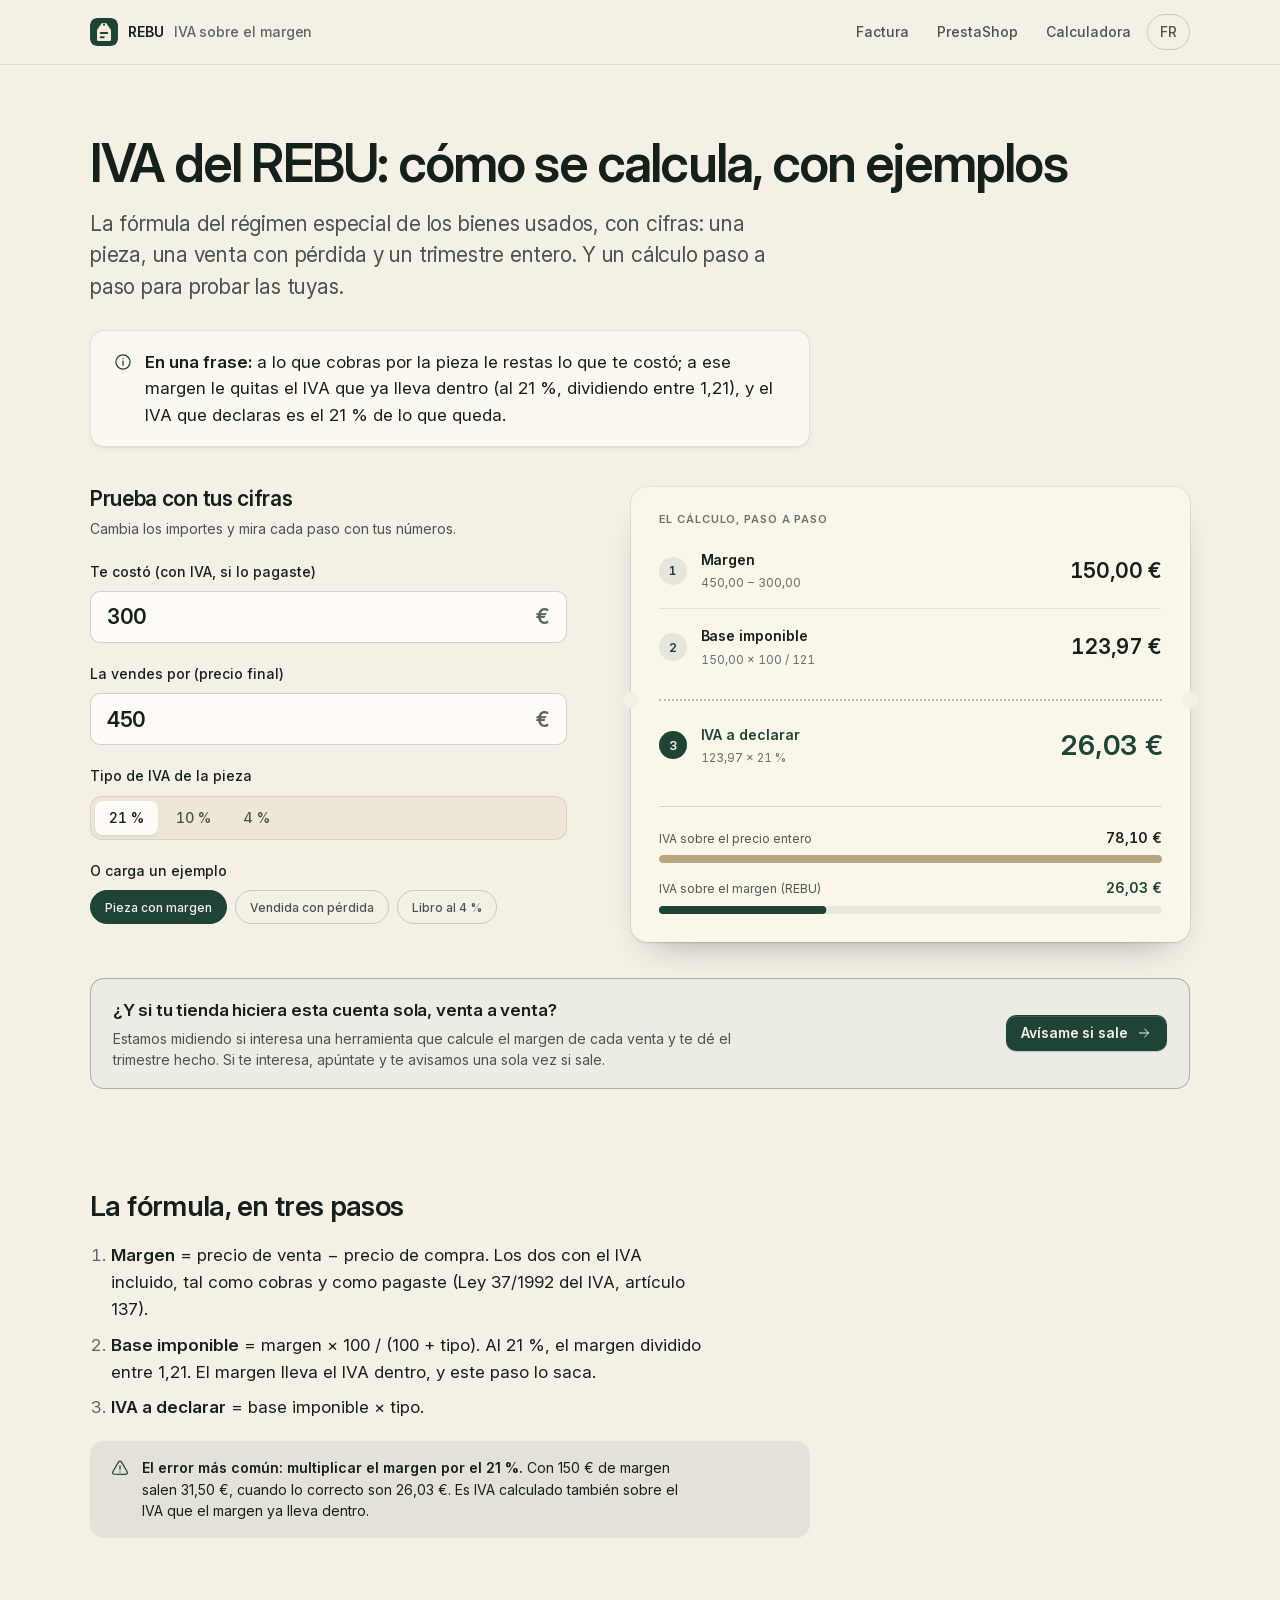
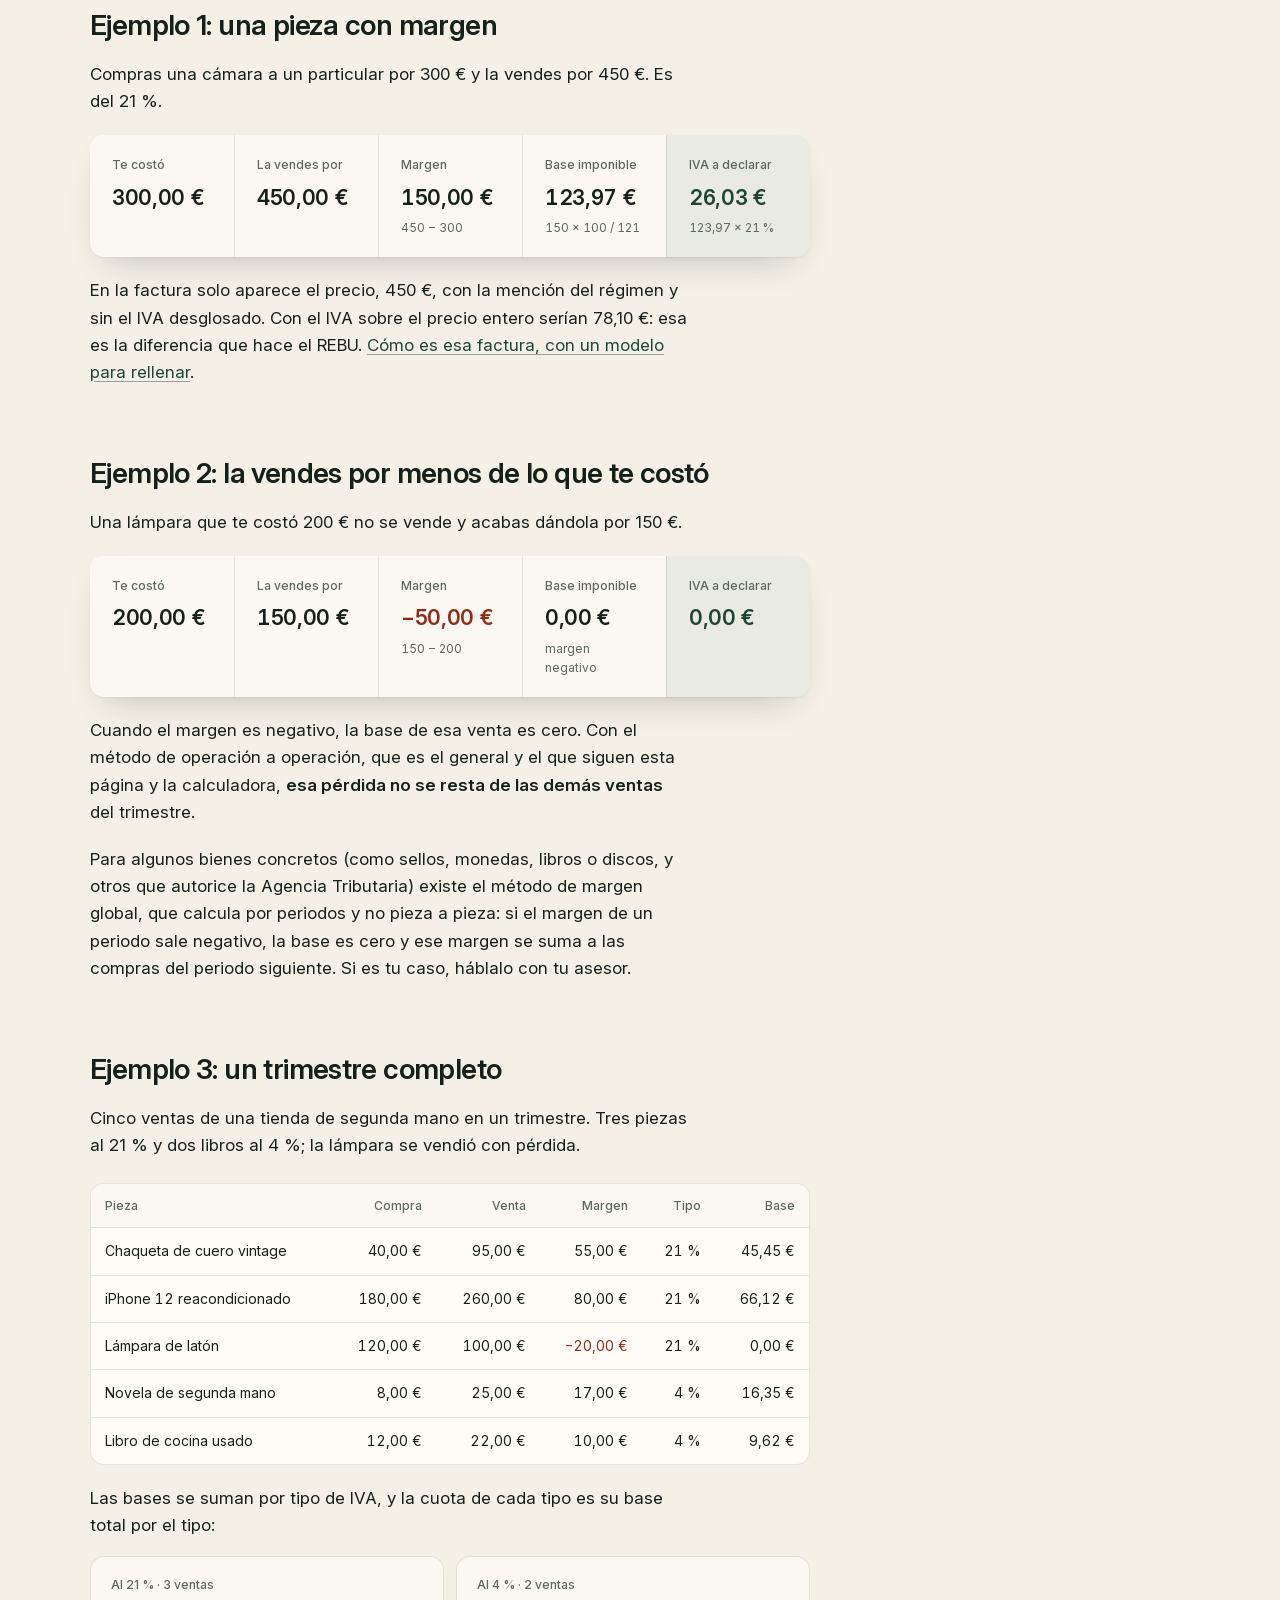
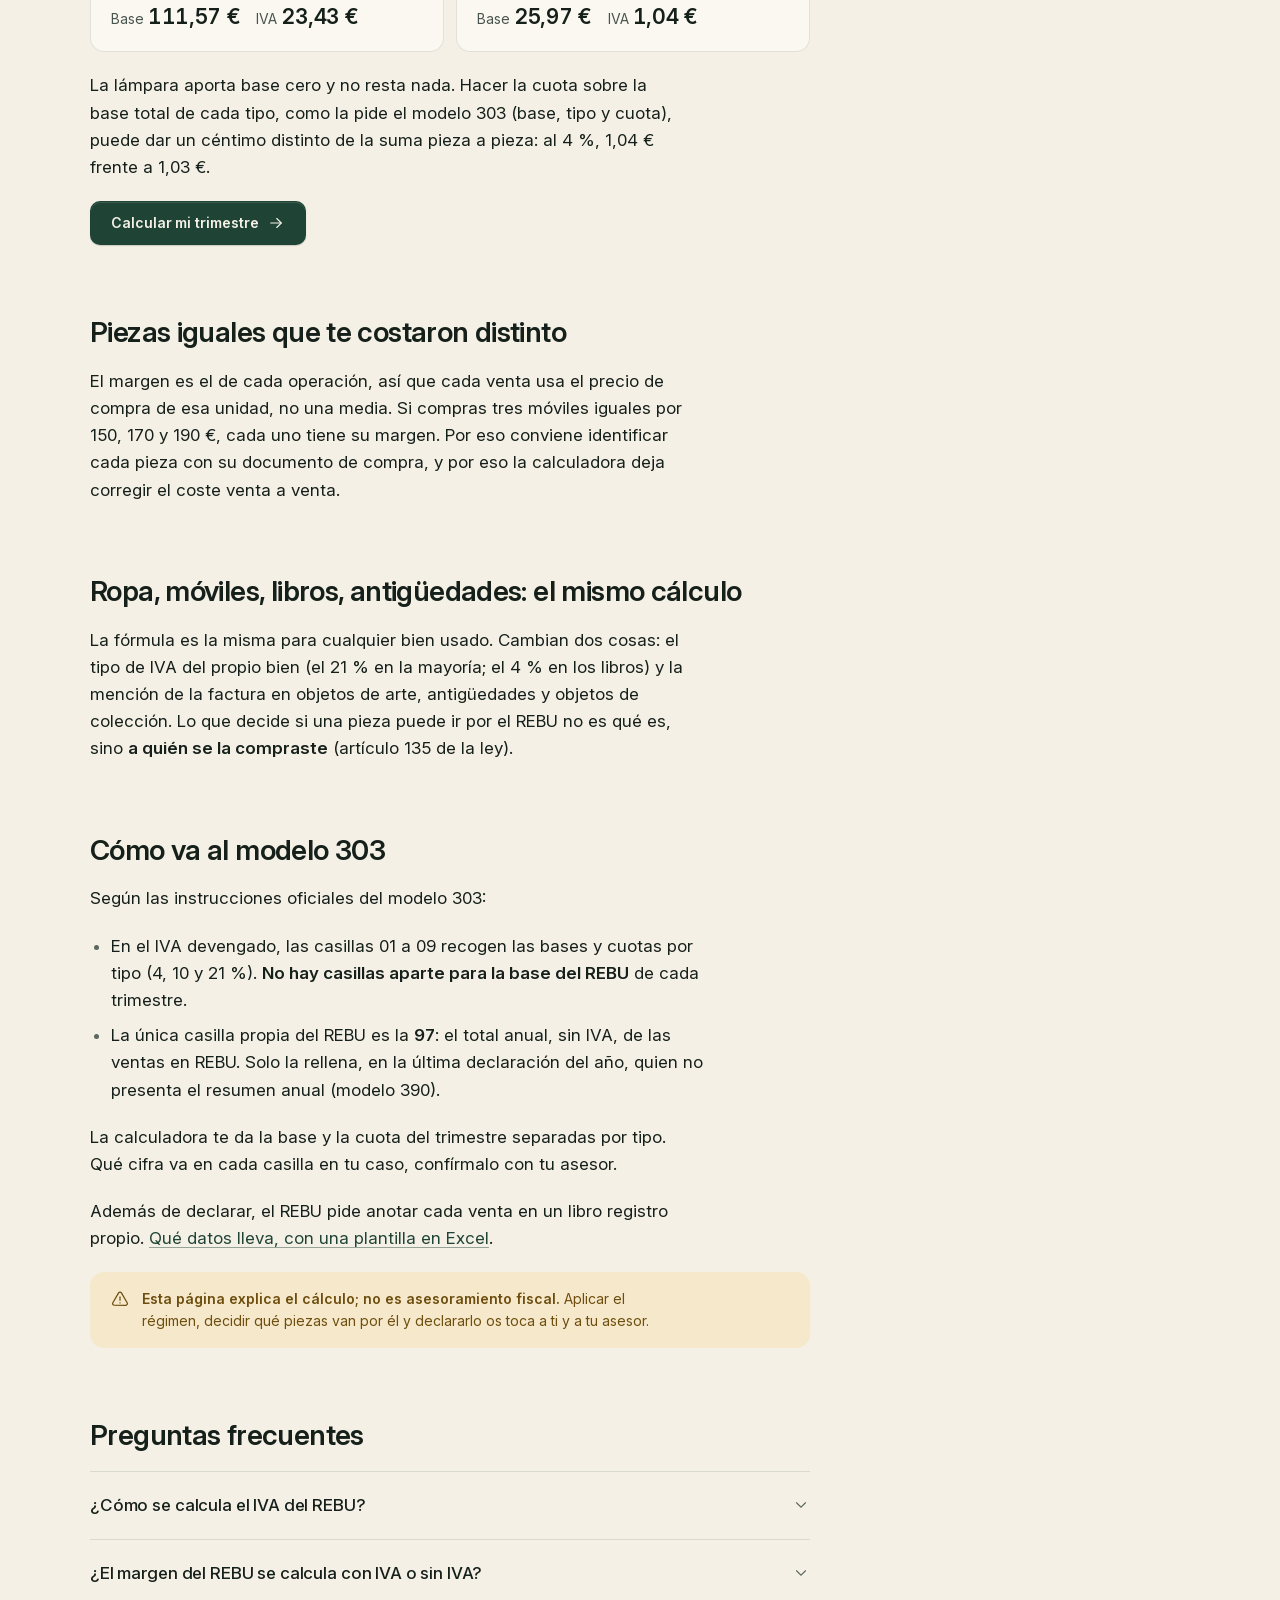
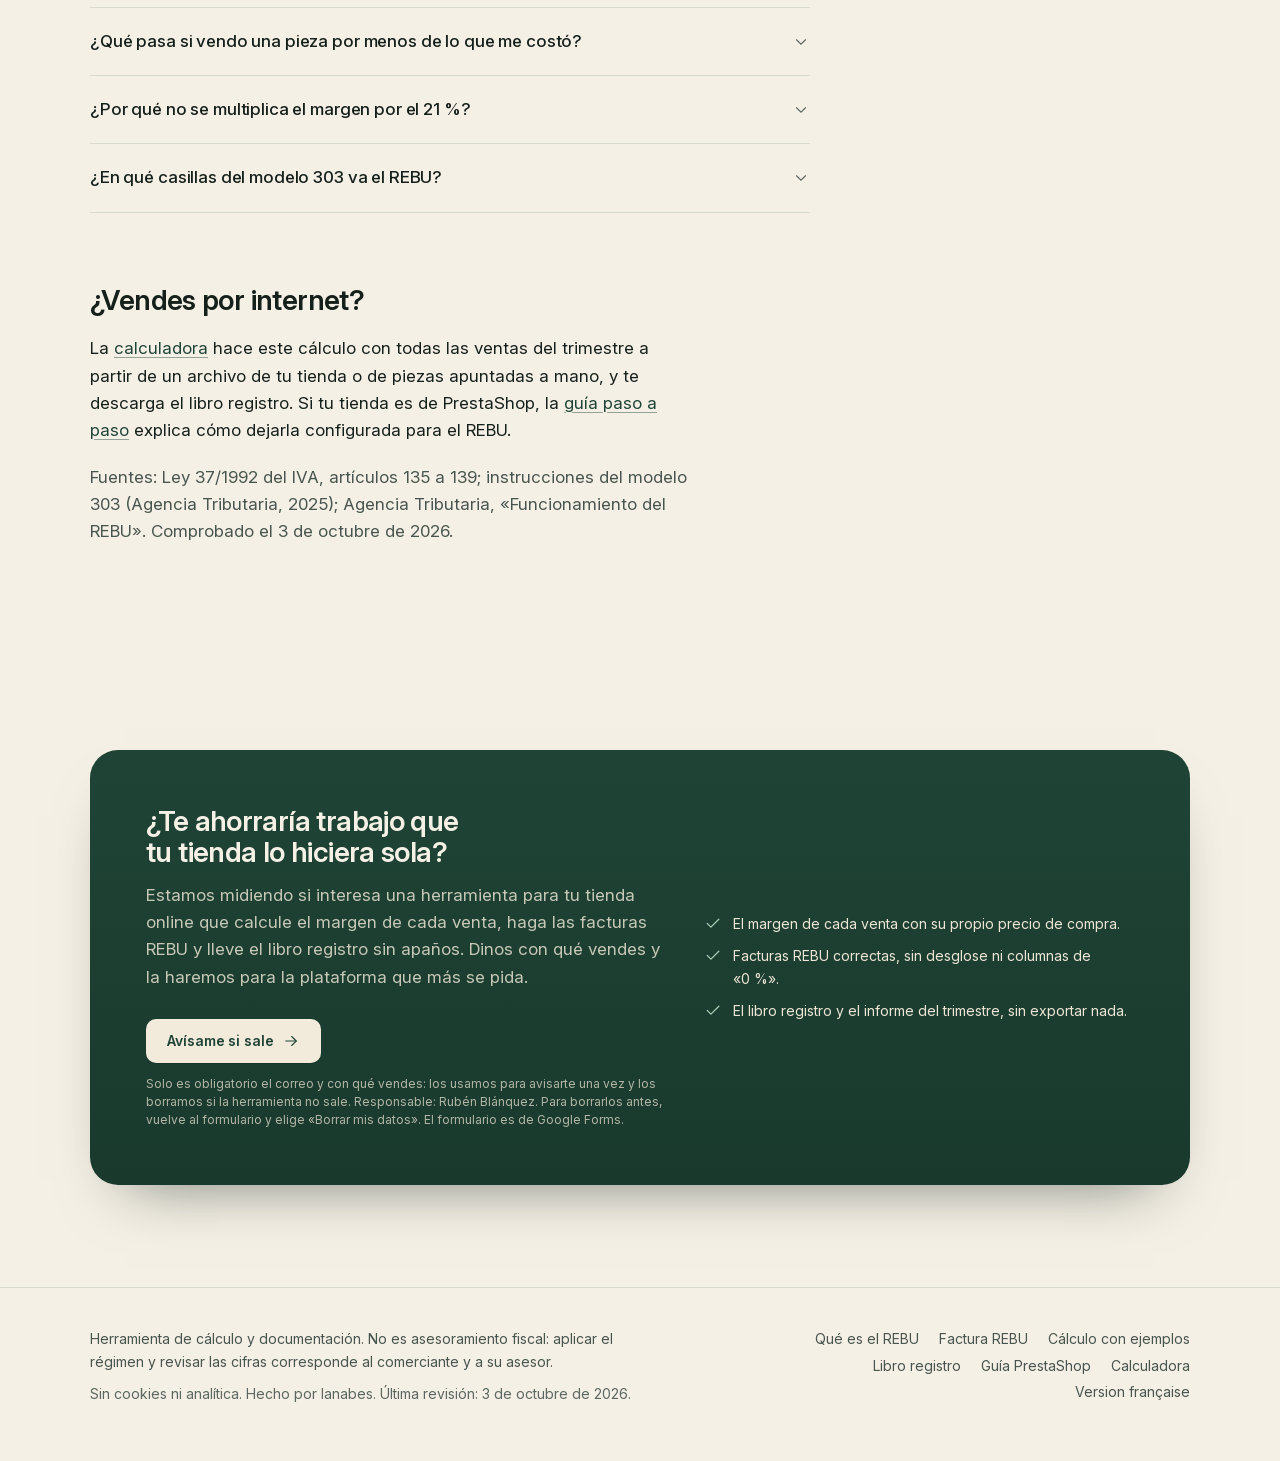
<file: iva-rebu-ejemplo/index.html>
<!doctype html>
<html lang="es">
<head>
<meta charset="utf-8">
<meta name="viewport" content="width=device-width, initial-scale=1, viewport-fit=cover">
<title>IVA del REBU: cómo se calcula, con ejemplos prácticos</title>
<meta name="description" content="Cómo calcular el IVA del régimen especial de bienes usados (REBU) paso a paso: la fórmula, ejemplos prácticos con margen positivo y negativo, un trimestre completo y cómo va al modelo 303. Prueba el cálculo con tus cifras.">
<link rel="canonical" href="https://lanabes.github.io/rebu-prestashop/iva-rebu-ejemplo/">
<link rel="alternate" hreflang="es" href="https://lanabes.github.io/rebu-prestashop/iva-rebu-ejemplo/">
<link rel="alternate" hreflang="fr" href="https://lanabes.github.io/rebu-prestashop/fr/calcul-tva-sur-marge/">
<meta name="theme-color" content="#F5F0E6" media="(prefers-color-scheme: light)">
<meta name="theme-color" content="#0F1512" media="(prefers-color-scheme: dark)">
<meta property="og:type" content="article">
<meta property="og:locale" content="es_ES">
<meta property="og:site_name" content="REBU · IVA sobre el margen">
<meta property="og:title" content="IVA del REBU: cómo se calcula, con ejemplos">
<meta property="og:description" content="La fórmula con cifras: una pieza, una venta con pérdida y un trimestre entero. Con un cálculo paso a paso para probar las tuyas.">
<meta property="og:url" content="https://lanabes.github.io/rebu-prestashop/iva-rebu-ejemplo/">
<meta property="og:image" content="https://lanabes.github.io/rebu-prestashop/img/og.png">
<meta property="og:image:width" content="1200">
<meta property="og:image:height" content="630">
<meta name="twitter:card" content="summary_large_image">
<link rel="icon" href="../favicon.svg" type="image/svg+xml">
<link rel="preload" href="../assets/fonts/inter-latin.woff2" as="font" type="font/woff2" crossorigin>
<link rel="stylesheet" href="../assets/site.css">
<script type="application/ld+json">
{
  "@context": "https://schema.org",
  "@graph": [
    {
      "@type": "Article",
      "headline": "IVA del REBU: cómo se calcula, con ejemplos prácticos",
      "inLanguage": "es",
      "url": "https://lanabes.github.io/rebu-prestashop/iva-rebu-ejemplo/",
      "datePublished": "2026-10-03",
      "dateModified": "2026-10-03",
      "author": { "@type": "Organization", "name": "lanabes" },
      "about": ["Régimen especial de bienes usados", "IVA", "Margen de beneficio"]
    },
    {
      "@type": "FAQPage",
      "mainEntity": [
        { "@type": "Question", "name": "¿Cómo se calcula el IVA del REBU?", "acceptedAnswer": { "@type": "Answer", "text": "En tres pasos. Margen = precio de venta − precio de compra, los dos con IVA. Base imponible = margen × 100 / (100 + tipo); al 21 %, el margen dividido entre 1,21. IVA a declarar = base × tipo. Una pieza comprada por 300 € y vendida por 450 € da 150 € de margen, 123,97 € de base y 26,03 € de IVA." } },
        { "@type": "Question", "name": "¿El margen del REBU se calcula con IVA o sin IVA?", "acceptedAnswer": { "@type": "Answer", "text": "Con IVA: precio de venta y precio de compra tal como se cobran y se pagan, IVA incluido. Después se quita del margen el IVA que lleva dentro, y lo que queda es la base imponible (Ley 37/1992 del IVA, artículo 137)." } },
        { "@type": "Question", "name": "¿Qué pasa si vendo una pieza por menos de lo que me costó?", "acceptedAnswer": { "@type": "Answer", "text": "El margen es negativo y la base de esa venta es cero: no pagas IVA por ella. Con el método de operación a operación, que es el general, esa pérdida no se resta de las demás ventas." } },
        { "@type": "Question", "name": "¿Por qué no se multiplica el margen por el 21 %?", "acceptedAnswer": { "@type": "Answer", "text": "Porque el margen ya lleva el IVA dentro. Multiplicar 150 € por el 21 % da 31,50 €, que es IVA calculado también sobre el propio IVA. Lo correcto es sacar primero la base (150 / 1,21 = 123,97 €) y aplicarle el 21 %: 26,03 €." } },
        { "@type": "Question", "name": "¿En qué casillas del modelo 303 va el REBU?", "acceptedAnswer": { "@type": "Answer", "text": "El modelo 303 no tiene casillas aparte para la base del REBU de cada trimestre: en el IVA devengado, las casillas 01 a 09 recogen bases y cuotas por tipo (4, 10 y 21 %). La única casilla propia del REBU es la 97, con el total anual sin IVA de las ventas en REBU; solo la rellena, en la última declaración del año, quien no presenta el resumen anual (modelo 390). Dónde va cada cifra en tu caso, confírmalo con tu asesor." } }
      ]
    }
  ]
}
</script>
</head>
<body>
<a class="skip" href="#contenido">Saltar al contenido</a>

<header class="top">
  <div class="wrap">
    <a class="brand" href="../" aria-label="REBU, IVA sobre el margen: inicio">
      <svg viewBox="0 0 1000 1000" aria-hidden="true"><rect width="1000" height="1000" rx="220" fill="#1F4436"/><path d="M439 175h122q14 0 22 11.5l155.5 222.1Q750 425 750 445v335q0 45-45 45H295q-45 0-45-45V445q0-20 11.5-36.4L417 186.5q8-11.5 22-11.5Z" fill="#F2EBDC"/><circle cx="500" cy="237.5" r="37.5" fill="#1F4436"/><rect x="350" y="500" width="300" height="75" rx="37.5" fill="#1F4436"/><rect x="350" y="650" width="175" height="75" rx="37.5" fill="#1F4436"/></svg>
      REBU <span>IVA sobre el margen</span>
    </a>
    <nav class="nav" aria-label="Principal">
      <a href="../factura-rebu/">Factura</a>
      <a href="../#guia" class="hide-sm">PrestaShop</a>
      <a href="../calculadora/">Calculadora</a>
      <a href="../fr/calcul-tva-sur-marge/" class="lang" hreflang="fr" lang="fr" aria-label="Version française">FR</a>
    </nav>
  </div>
</header>

<main id="contenido">
  <section class="calc-head">
    <div class="wrap">
      <h1>IVA del REBU: cómo se calcula, con ejemplos</h1>
      <p class="lead">La fórmula del régimen especial de los bienes usados, con cifras: una pieza, una venta con pérdida y un trimestre entero. Y un cálculo paso a paso para probar las tuyas.</p>
      <p class="answer"><svg class="i" aria-hidden="true"><use href="../assets/icons.svg#info"/></svg><span><strong>En una frase:</strong> a lo que cobras por la pieza le restas lo que te costó; a ese margen le quitas el IVA que ya lleva dentro (al 21&nbsp;%, dividiendo entre 1,21), y el IVA que declaras es el 21&nbsp;% de lo que queda.</span></p>
    </div>
  </section>

  <section class="wrap" aria-labelledby="walk-t">
    <div class="walk" id="walk">
      <div class="walk-in">
        <h2 id="walk-t">Prueba con tus cifras</h2>
        <p>Cambia los importes y mira cada paso con tus números.</p>
        <div class="walk-field">
          <label for="w-buy">Te costó (con IVA, si lo pagaste)</label>
          <span class="money"><input id="w-buy" inputmode="decimal" autocomplete="off" value="300" aria-describedby="w-err"><span aria-hidden="true">€</span></span>
        </div>
        <div class="walk-field">
          <label for="w-sell">La vendes por (precio final)</label>
          <span class="money"><input id="w-sell" inputmode="decimal" autocomplete="off" value="450" aria-describedby="w-err"><span aria-hidden="true">€</span></span>
        </div>
        <div class="walk-field">
          <span id="w-rate-l">Tipo de IVA de la pieza</span>
          <div class="segmented" role="group" aria-labelledby="w-rate-l">
            <button type="button" data-rate="21" aria-pressed="true">21&nbsp;%</button>
            <button type="button" data-rate="10" aria-pressed="false">10&nbsp;%</button>
            <button type="button" data-rate="4" aria-pressed="false">4&nbsp;%</button>
          </div>
        </div>
        <div class="walk-field">
          <span id="w-ex-l">O carga un ejemplo</span>
          <div class="chips" role="group" aria-labelledby="w-ex-l">
            <button type="button" data-buy="300" data-sell="450" data-rate="21" aria-pressed="true">Pieza con margen</button>
            <button type="button" data-buy="200" data-sell="150" data-rate="21" aria-pressed="false">Vendida con pérdida</button>
            <button type="button" data-buy="8" data-sell="25" data-rate="4" aria-pressed="false">Libro al 4&nbsp;%</button>
          </div>
        </div>
        <p class="walk-err" id="w-err" role="alert" hidden></p>
      </div>

      <div class="walk-out">
        <h3>El cálculo, paso a paso</h3>
        <ol class="walk-steps">
          <li><span class="n" aria-hidden="true">1</span><div><b>Margen</b><span class="f" id="w-f1">450,00 − 300,00</span></div><output id="w-r1" for="w-buy w-sell">150,00 €</output></li>
          <li><span class="n" aria-hidden="true">2</span><div><b>Base imponible</b><span class="f" id="w-f2">150,00 × 100 / 121</span></div><output id="w-r2">123,97 €</output></li>
          <li class="total"><span class="n" aria-hidden="true">3</span><div><b>IVA a declarar</b><span class="f" id="w-f3">123,97 × 21&nbsp;%</span></div><output id="w-r3" aria-live="polite">26,03 €</output></li>
        </ol>
        <p class="walk-neg" id="w-neg" hidden>Con el método de operación a operación, esa pérdida no se resta de otras ventas.</p>
        <div class="walk-compare" aria-label="Comparación">
          <div class="walk-bar"><span>IVA sobre el precio entero</span><b id="w-full">78,10 €</b><i id="w-full-bar" style="--w:100%"></i></div>
          <div class="walk-bar rebu"><span>IVA sobre el margen (REBU)</span><b id="w-rebu">26,03 €</b><i id="w-rebu-bar" style="--w:33.33%"></i></div>
        </div>
      </div>
    </div>
    <aside class="nudge" data-nudge hidden aria-label="Avísame si sale">
      <p><b>¿Y si tu tienda hiciera esta cuenta sola, venta a venta?</b><span>Estamos midiendo si interesa una herramienta que calcule el margen de cada venta y te dé el trimestre hecho. Si te interesa, apúntate y te avisamos una sola vez si sale.</span></p>
      <a class="btn btn-sm" data-nudge-link href="#" target="_blank" rel="noopener">Avísame si sale <svg class="i" aria-hidden="true"><use href="../assets/icons.svg#arrow-right"/></svg><span class="sr-only"> (se abre en otra pestaña)</span></a>
    </aside>
  </section>

  <section class="section">
    <div class="wrap">
      <article class="prose">
        <h2 id="formula">La fórmula, en tres pasos</h2>
        <ol>
          <li><strong>Margen</strong> = precio de venta − precio de compra. Los dos con el IVA incluido, tal como cobras y como pagaste (Ley 37/1992 del IVA, artículo 137).</li>
          <li><strong>Base imponible</strong> = margen × 100 / (100 + tipo). Al 21&nbsp;%, el margen dividido entre 1,21. El margen lleva el IVA dentro, y este paso lo saca.</li>
          <li><strong>IVA a declarar</strong> = base imponible × tipo.</li>
        </ol>
        <div class="note" role="note">
          <svg class="i" aria-hidden="true"><use href="../assets/icons.svg#alert"/></svg>
          <div><p><strong>El error más común: multiplicar el margen por el 21&nbsp;%.</strong> Con 150 € de margen salen 31,50 €, cuando lo correcto son 26,03 €. Es IVA calculado también sobre el IVA que el margen ya lleva dentro.</p></div>
        </div>

        <h2 id="ejemplo-1">Ejemplo 1: una pieza con margen</h2>
        <p>Compras una cámara a un particular por 300 € y la vendes por 450 €. Es del 21&nbsp;%.</p>
        <dl class="example" aria-label="Ejemplo práctico al 21&nbsp;%">
          <div><dt>Te costó</dt><dd>300,00 €</dd></div>
          <div><dt>La vendes por</dt><dd>450,00 €</dd></div>
          <div><dt>Margen</dt><dd>150,00 €<span class="op">450 − 300</span></dd></div>
          <div><dt>Base imponible</dt><dd>123,97 €<span class="op">150 × 100 / 121</span></dd></div>
          <div class="hl"><dt>IVA a declarar</dt><dd>26,03 €<span class="op">123,97 × 21&nbsp;%</span></dd></div>
        </dl>
        <p>En la factura solo aparece el precio, 450 €, con la mención del régimen y sin el IVA desglosado. Con el IVA sobre el precio entero serían 78,10 €: esa es la diferencia que hace el REBU. <a href="../factura-rebu/">Cómo es esa factura, con un modelo para rellenar</a>.</p>

        <h2 id="ejemplo-2">Ejemplo 2: la vendes por menos de lo que te costó</h2>
        <p>Una lámpara que te costó 200 € no se vende y acabas dándola por 150 €.</p>
        <dl class="example" aria-label="Ejemplo con margen negativo">
          <div><dt>Te costó</dt><dd>200,00 €</dd></div>
          <div><dt>La vendes por</dt><dd>150,00 €</dd></div>
          <div><dt>Margen</dt><dd class="neg">−50,00 €<span class="op">150 − 200</span></dd></div>
          <div><dt>Base imponible</dt><dd>0,00 €<span class="op">margen negativo</span></dd></div>
          <div class="hl"><dt>IVA a declarar</dt><dd>0,00 €</dd></div>
        </dl>
        <p>Cuando el margen es negativo, la base de esa venta es cero. Con el método de operación a operación, que es el general y el que siguen esta página y la calculadora, <strong>esa pérdida no se resta de las demás ventas</strong> del trimestre.</p>
        <p>Para algunos bienes concretos (como sellos, monedas, libros o discos, y otros que autorice la Agencia Tributaria) existe el método de margen global, que calcula por periodos y no pieza a pieza: si el margen de un periodo sale negativo, la base es cero y ese margen se suma a las compras del periodo siguiente. Si es tu caso, háblalo con tu asesor.</p>

        <h2 id="ejemplo-3">Ejemplo 3: un trimestre completo</h2>
        <p>Cinco ventas de una tienda de segunda mano en un trimestre. Tres piezas al 21&nbsp;% y dos libros al 4&nbsp;%; la lámpara se vendió con pérdida.</p>
        <div class="table-wrap">
          <table class="data">
            <caption class="sr-only">Ventas del trimestre de ejemplo</caption>
            <thead><tr><th scope="col">Pieza</th><th scope="col" class="r">Compra</th><th scope="col" class="r">Venta</th><th scope="col" class="r">Margen</th><th scope="col" class="r">Tipo</th><th scope="col" class="r">Base</th></tr></thead>
            <tbody>
              <tr><td>Chaqueta de cuero vintage</td><td class="r">40,00 €</td><td class="r">95,00 €</td><td class="r">55,00 €</td><td class="r">21&nbsp;%</td><td class="r">45,45 €</td></tr>
              <tr><td>iPhone 12 reacondicionado</td><td class="r">180,00 €</td><td class="r">260,00 €</td><td class="r">80,00 €</td><td class="r">21&nbsp;%</td><td class="r">66,12 €</td></tr>
              <tr><td>Lámpara de latón</td><td class="r">120,00 €</td><td class="r">100,00 €</td><td class="r neg">−20,00 €</td><td class="r">21&nbsp;%</td><td class="r">0,00 €</td></tr>
              <tr><td>Novela de segunda mano</td><td class="r">8,00 €</td><td class="r">25,00 €</td><td class="r">17,00 €</td><td class="r">4&nbsp;%</td><td class="r">16,35 €</td></tr>
              <tr><td>Libro de cocina usado</td><td class="r">12,00 €</td><td class="r">22,00 €</td><td class="r">10,00 €</td><td class="r">4&nbsp;%</td><td class="r">9,62 €</td></tr>
            </tbody>
          </table>
        </div>
        <p>Las bases se suman por tipo de IVA, y la cuota de cada tipo es su base total por el tipo:</p>
        <dl class="quarter" aria-label="Resumen del trimestre por tipo">
          <div><dt>Al 21&nbsp;% · 3 ventas</dt><dd><span>Base <strong>111,57 €</strong></span><span>IVA <strong>23,43 €</strong></span></dd></div>
          <div><dt>Al 4&nbsp;% · 2 ventas</dt><dd><span>Base <strong>25,97 €</strong></span><span>IVA <strong>1,04 €</strong></span></dd></div>
        </dl>
        <p>La lámpara aporta base cero y no resta nada. Hacer la cuota sobre la base total de cada tipo, como la pide el modelo 303 (base, tipo y cuota), puede dar un céntimo distinto de la suma pieza a pieza: al 4&nbsp;%, 1,04 € frente a 1,03 €.</p>
        <p class="ctas-inline"><a class="btn" href="../calculadora/">Calcular mi trimestre <svg class="i" aria-hidden="true"><use href="../assets/icons.svg#arrow-right"/></svg></a></p>

        <h2 id="coste">Piezas iguales que te costaron distinto</h2>
        <p>El margen es el de cada operación, así que cada venta usa el precio de compra de esa unidad, no una media. Si compras tres móviles iguales por 150, 170 y 190 €, cada uno tiene su margen. Por eso conviene identificar cada pieza con su documento de compra, y por eso la calculadora deja corregir el coste venta a venta.</p>

        <h2 id="sectores">Ropa, móviles, libros, antigüedades: el mismo cálculo</h2>
        <p>La fórmula es la misma para cualquier bien usado. Cambian dos cosas: el tipo de IVA del propio bien (el 21&nbsp;% en la mayoría; el 4&nbsp;% en los libros) y la mención de la factura en objetos de arte, antigüedades y objetos de colección. Lo que decide si una pieza puede ir por el REBU no es qué es, sino <strong>a quién se la compraste</strong> (artículo 135 de la ley).</p>

        <h2 id="modelo-303">Cómo va al modelo 303</h2>
        <p>Según las instrucciones oficiales del modelo 303:</p>
        <ul>
          <li>En el IVA devengado, las casillas 01 a 09 recogen las bases y cuotas por tipo (4, 10 y 21&nbsp;%). <strong>No hay casillas aparte para la base del REBU</strong> de cada trimestre.</li>
          <li>La única casilla propia del REBU es la <strong>97</strong>: el total anual, sin IVA, de las ventas en REBU. Solo la rellena, en la última declaración del año, quien no presenta el resumen anual (modelo 390).</li>
        </ul>
        <p>La calculadora te da la base y la cuota del trimestre separadas por tipo. Qué cifra va en cada casilla en tu caso, confírmalo con tu asesor.</p>
        <p>Además de declarar, el REBU pide anotar cada venta en un libro registro propio. <a href="../libro-registro-rebu/">Qué datos lleva, con una plantilla en Excel</a>.</p>

        <div class="note warn" role="note">
          <svg class="i" aria-hidden="true"><use href="../assets/icons.svg#alert"/></svg>
          <div><p><strong>Esta página explica el cálculo; no es asesoramiento fiscal.</strong> Aplicar el régimen, decidir qué piezas van por él y declararlo os toca a ti y a tu asesor.</p></div>
        </div>

        <h2 id="preguntas">Preguntas frecuentes</h2>
        <div class="faq">
          <details>
            <summary>¿Cómo se calcula el IVA del REBU?<svg class="chev" viewBox="0 0 24 24" fill="none" stroke="currentColor" stroke-width="1.5" stroke-linecap="round" aria-hidden="true"><path d="m6 9 6 6 6-6"/></svg></summary>
            <div class="a"><p>En tres pasos. Margen = precio de venta − precio de compra, los dos con IVA. Base imponible = margen × 100 / (100 + tipo); al 21&nbsp;%, el margen dividido entre 1,21. IVA a declarar = base × tipo. Una pieza comprada por 300 € y vendida por 450 € da 150 € de margen, 123,97 € de base y 26,03 € de IVA.</p></div>
          </details>
          <details>
            <summary>¿El margen del REBU se calcula con IVA o sin IVA?<svg class="chev" viewBox="0 0 24 24" fill="none" stroke="currentColor" stroke-width="1.5" stroke-linecap="round" aria-hidden="true"><path d="m6 9 6 6 6-6"/></svg></summary>
            <div class="a"><p>Con IVA: precio de venta y precio de compra tal como se cobran y se pagan, IVA incluido. Después se quita del margen el IVA que lleva dentro, y lo que queda es la base imponible (Ley 37/1992 del IVA, artículo 137).</p></div>
          </details>
          <details>
            <summary>¿Qué pasa si vendo una pieza por menos de lo que me costó?<svg class="chev" viewBox="0 0 24 24" fill="none" stroke="currentColor" stroke-width="1.5" stroke-linecap="round" aria-hidden="true"><path d="m6 9 6 6 6-6"/></svg></summary>
            <div class="a"><p>El margen es negativo y la base de esa venta es cero: no pagas IVA por ella. Con el método de operación a operación, que es el general, esa pérdida no se resta de las demás ventas.</p></div>
          </details>
          <details>
            <summary>¿Por qué no se multiplica el margen por el 21&nbsp;%?<svg class="chev" viewBox="0 0 24 24" fill="none" stroke="currentColor" stroke-width="1.5" stroke-linecap="round" aria-hidden="true"><path d="m6 9 6 6 6-6"/></svg></summary>
            <div class="a"><p>Porque el margen ya lleva el IVA dentro. Multiplicar 150 € por el 21&nbsp;% da 31,50 €, que es IVA calculado también sobre el propio IVA. Lo correcto es sacar primero la base (150 / 1,21 = 123,97 €) y aplicarle el 21&nbsp;%: 26,03 €.</p></div>
          </details>
          <details>
            <summary>¿En qué casillas del modelo 303 va el REBU?<svg class="chev" viewBox="0 0 24 24" fill="none" stroke="currentColor" stroke-width="1.5" stroke-linecap="round" aria-hidden="true"><path d="m6 9 6 6 6-6"/></svg></summary>
            <div class="a"><p>El modelo 303 no tiene casillas aparte para la base del REBU de cada trimestre: en el IVA devengado, las casillas 01 a 09 recogen bases y cuotas por tipo (4, 10 y 21&nbsp;%). La única casilla propia del REBU es la 97, con el total anual sin IVA de las ventas en REBU; solo la rellena, en la última declaración del año, quien no presenta el resumen anual (modelo 390). Dónde va cada cifra en tu caso, confírmalo con tu asesor.</p></div>
          </details>
        </div>

        <h2 id="tienda">¿Vendes por internet?</h2>
        <p>La <a href="../calculadora/">calculadora</a> hace este cálculo con todas las ventas del trimestre a partir de un archivo de tu tienda o de piezas apuntadas a mano, y te descarga el libro registro. Si tu tienda es de PrestaShop, la <a href="../#guia">guía paso a paso</a> explica cómo dejarla configurada para el REBU.</p>
        <p class="muted">Fuentes: Ley 37/1992 del IVA, artículos 135 a 139; instrucciones del modelo 303 (Agencia Tributaria, 2025); Agencia Tributaria, «Funcionamiento del REBU». Comprobado el 3 de octubre de 2026.</p>
      </article>
    </div>
  </section>

  <section class="section" id="modulo" aria-labelledby="modulo-t" hidden>
    <div class="wrap">
      <div class="waitlist">
        <div>
          <h2 id="modulo-t">¿Te ahorraría trabajo que tu tienda lo hiciera sola?</h2>
          <p>Estamos midiendo si interesa una herramienta para tu tienda online que calcule el margen de cada venta, haga las facturas REBU y lleve el libro registro sin apaños. Dinos con qué vendes y la haremos para la plataforma que más se pida.</p>
          <a class="btn" id="waitlist-link" href="#" rel="noopener">Avísame si sale <svg class="i" aria-hidden="true"><use href="../assets/icons.svg#arrow-right"/></svg></a>
          <small>Solo es obligatorio el correo y con qué vendes: los usamos para avisarte una vez y los borramos si la herramienta no sale. Responsable: Rubén Blánquez. Para borrarlos antes, vuelve al formulario y elige «Borrar mis datos». El formulario es de Google Forms.</small>
        </div>
        <ul>
          <li><svg class="i" aria-hidden="true"><use href="../assets/icons.svg#check"/></svg>El margen de cada venta con su propio precio de compra.</li>
          <li><svg class="i" aria-hidden="true"><use href="../assets/icons.svg#check"/></svg>Facturas REBU correctas, sin desglose ni columnas de «0&nbsp;%».</li>
          <li><svg class="i" aria-hidden="true"><use href="../assets/icons.svg#check"/></svg>El libro registro y el informe del trimestre, sin exportar nada.</li>
        </ul>
      </div>
    </div>
  </section>
</main>

<footer class="foot">
  <div class="wrap">
    <div>
      <p class="disclaimer">Herramienta de cálculo y documentación. No es asesoramiento fiscal: aplicar el régimen y revisar las cifras corresponde al comerciante y a su asesor.</p>
      <p>Sin cookies ni analítica. Hecho por lanabes. Última revisión: 3 de octubre de 2026.</p>
    </div>
    <nav aria-label="Pie">
      <a href="../regimen-bienes-usados/">Qué es el REBU</a>
      <a href="../factura-rebu/">Factura REBU</a>
      <a href="./">Cálculo con ejemplos</a>
      <a href="../libro-registro-rebu/">Libro registro</a>
      <a href="../#guia">Guía PrestaShop</a>
      <a href="../calculadora/">Calculadora</a>
      <a href="../fr/calcul-tva-sur-marge/" hreflang="fr" lang="fr">Version française</a>
    </nav>
  </div>
</footer>

<script src="../assets/config.js"></script>
<script type="module" src="../assets/paso.js"></script>
<script type="module" src="../assets/waitlist.js"></script>
</body>
</html>
</file>
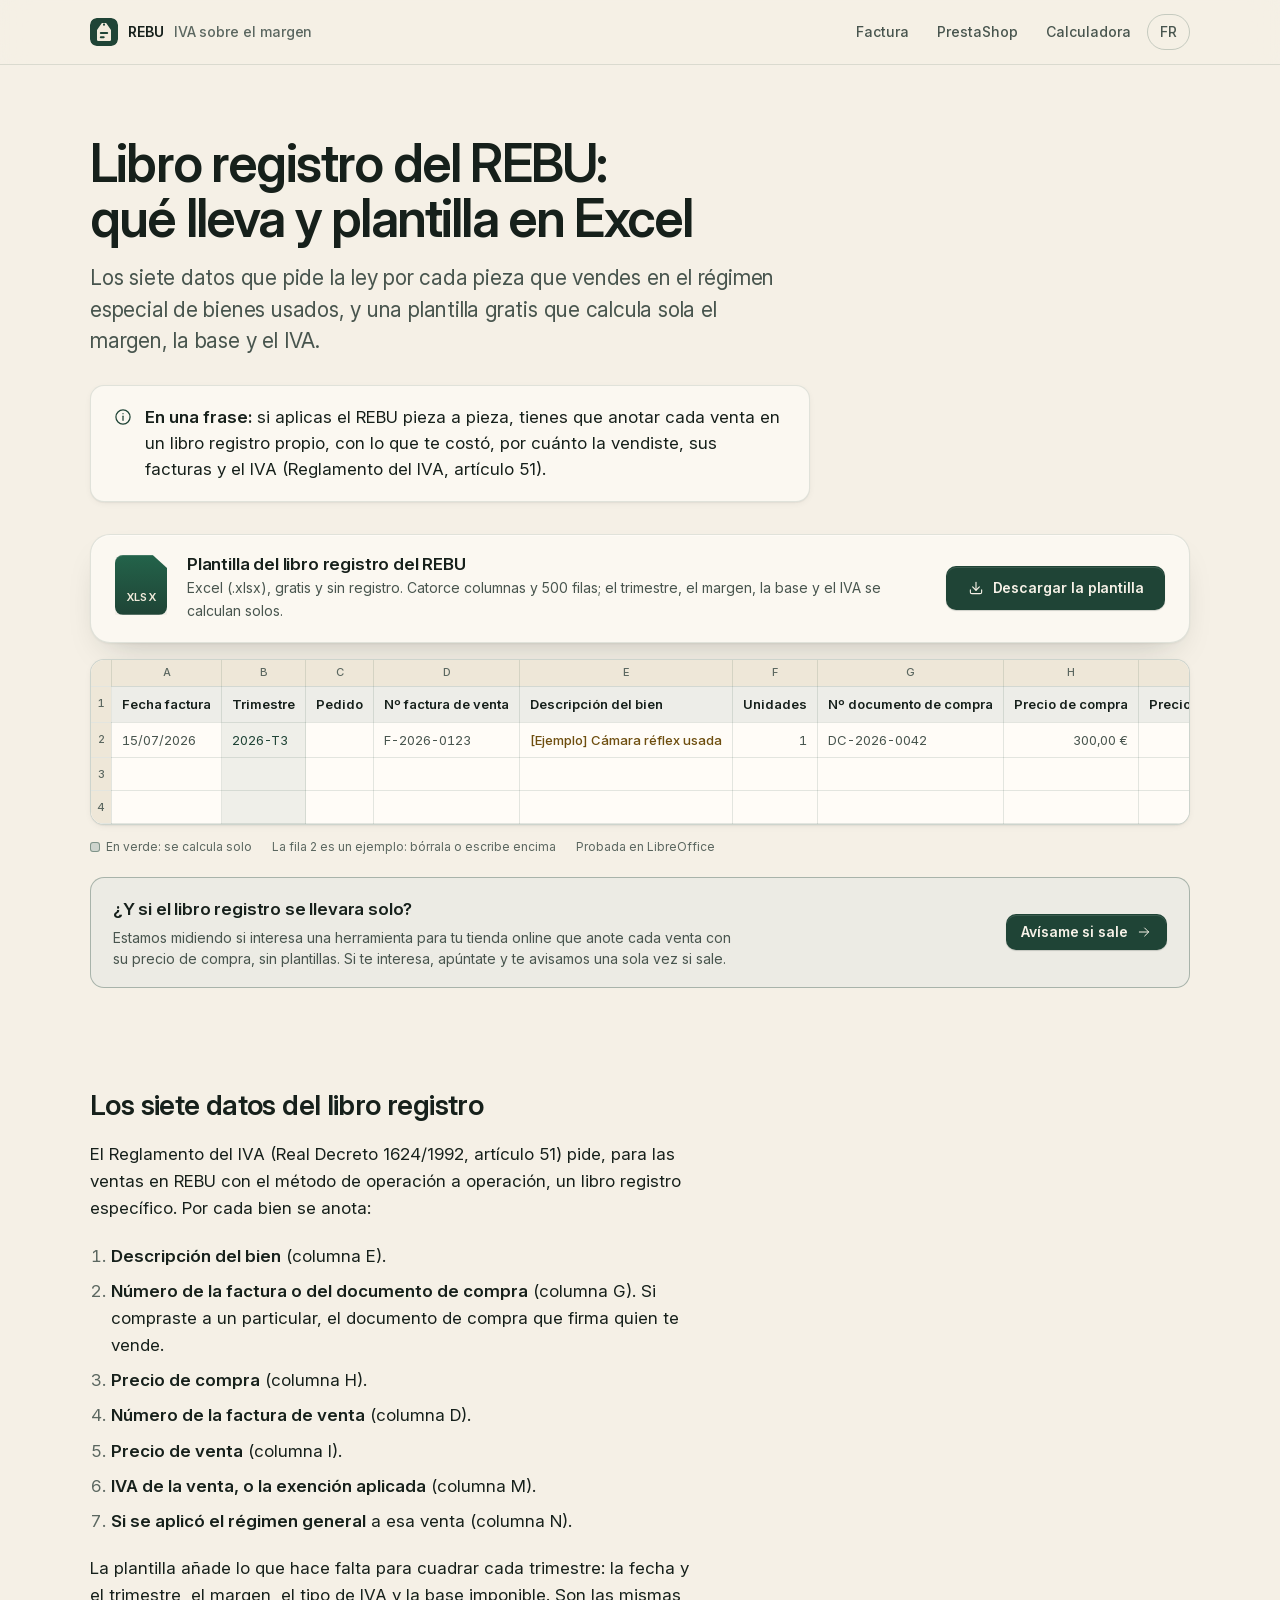
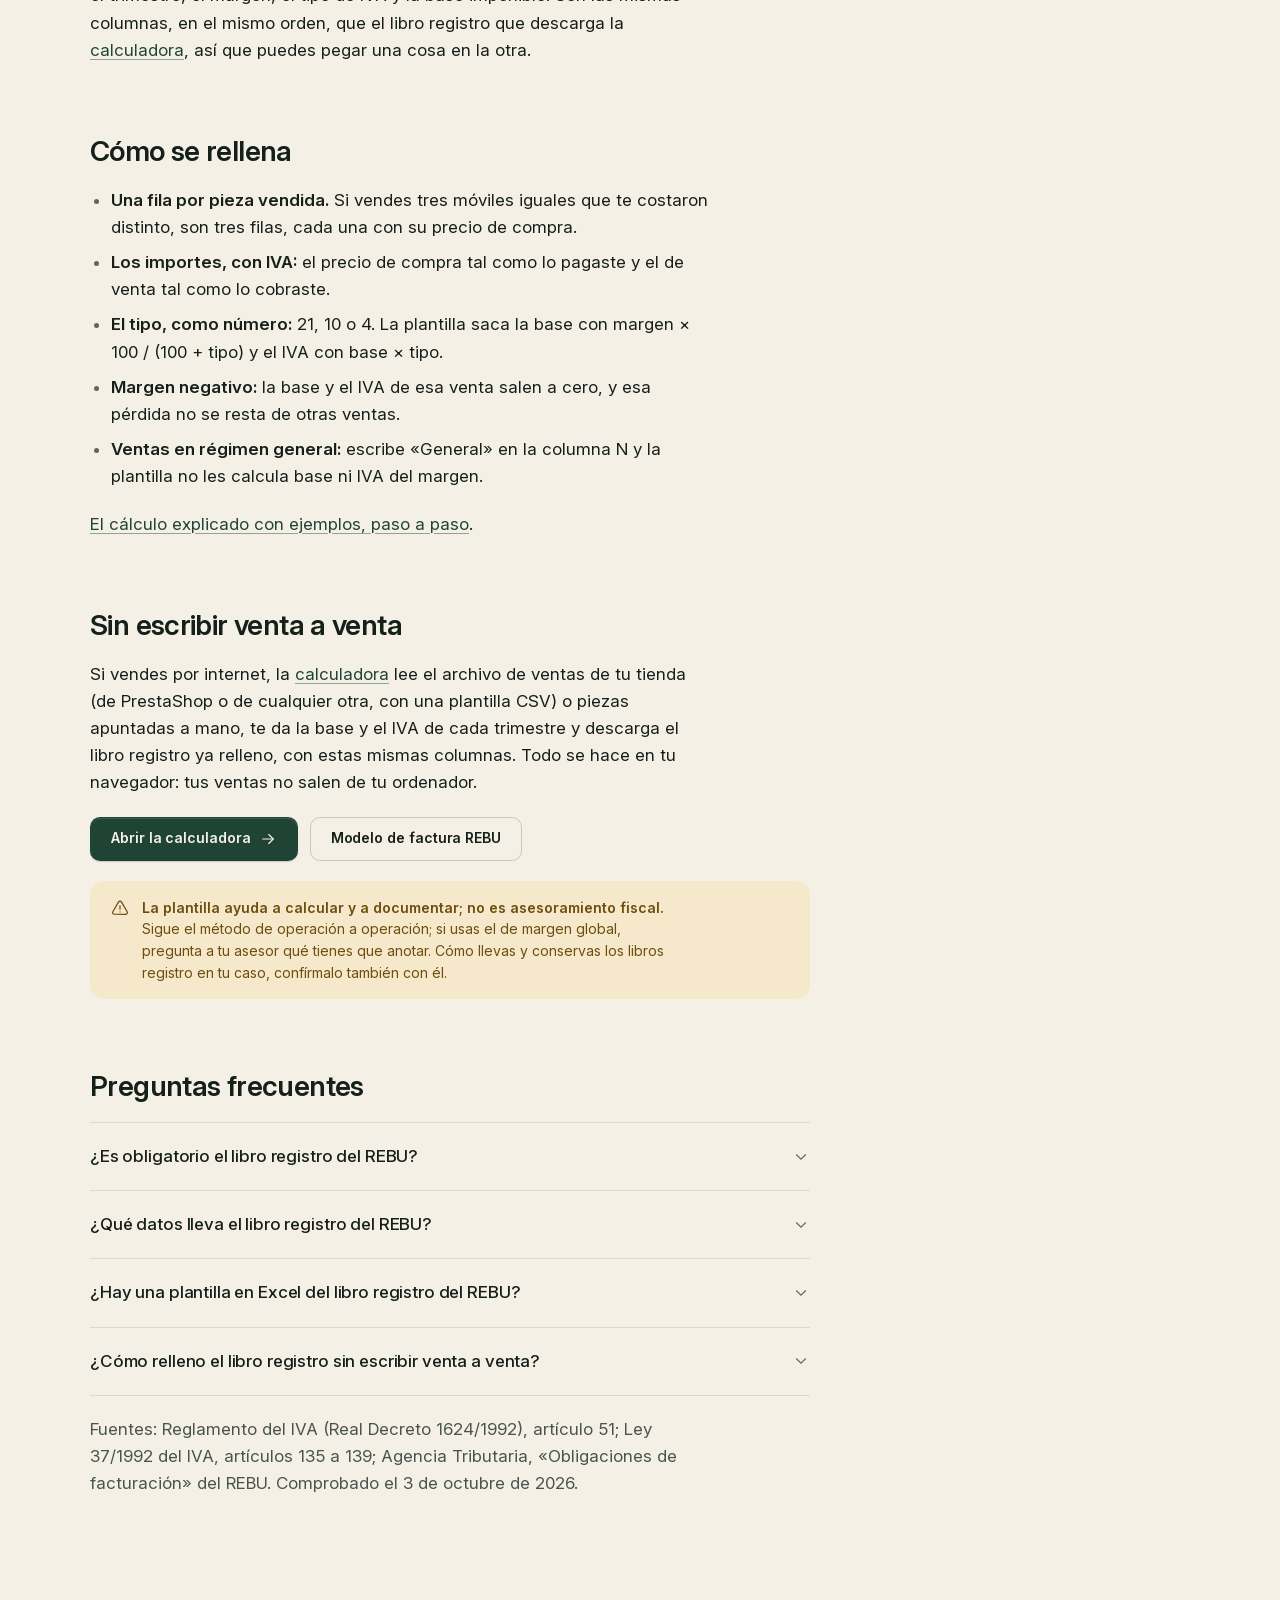
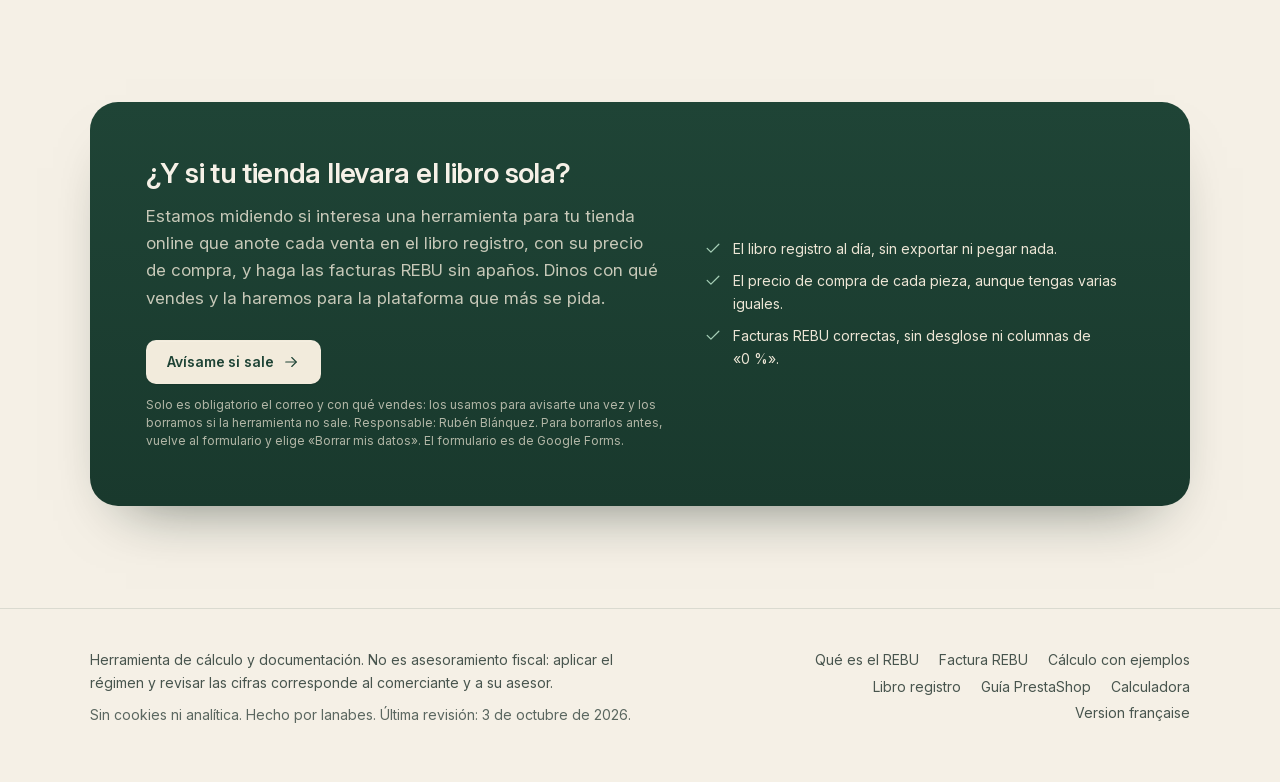
<file: libro-registro-rebu/index.html>
<!doctype html>
<html lang="es">
<head>
<meta charset="utf-8">
<meta name="viewport" content="width=device-width, initial-scale=1, viewport-fit=cover">
<title>Libro registro del REBU: qué datos lleva y plantilla en Excel gratis</title>
<meta name="description" content="Los siete datos que pide el libro registro del régimen especial de bienes usados (REBU) y una plantilla gratis en Excel que calcula sola el margen, la base imponible y el IVA de cada venta.">
<link rel="canonical" href="https://lanabes.github.io/rebu-prestashop/libro-registro-rebu/">
<meta name="theme-color" content="#F5F0E6" media="(prefers-color-scheme: light)">
<meta name="theme-color" content="#0F1512" media="(prefers-color-scheme: dark)">
<meta property="og:type" content="article">
<meta property="og:locale" content="es_ES">
<meta property="og:site_name" content="REBU · IVA sobre el margen">
<meta property="og:title" content="Libro registro del REBU: plantilla en Excel gratis">
<meta property="og:description" content="Los siete datos que pide la ley y una plantilla que calcula sola el margen, la base y el IVA de cada venta.">
<meta property="og:url" content="https://lanabes.github.io/rebu-prestashop/libro-registro-rebu/">
<meta property="og:image" content="https://lanabes.github.io/rebu-prestashop/img/og.png">
<meta property="og:image:width" content="1200">
<meta property="og:image:height" content="630">
<meta name="twitter:card" content="summary_large_image">
<link rel="icon" href="../favicon.svg" type="image/svg+xml">
<link rel="preload" href="../assets/fonts/inter-latin.woff2" as="font" type="font/woff2" crossorigin>
<link rel="stylesheet" href="../assets/site.css">
<script type="application/ld+json">
{
  "@context": "https://schema.org",
  "@graph": [
    {
      "@type": "Article",
      "headline": "Libro registro del REBU: qué datos lleva y plantilla en Excel",
      "inLanguage": "es",
      "url": "https://lanabes.github.io/rebu-prestashop/libro-registro-rebu/",
      "datePublished": "2026-10-03",
      "dateModified": "2026-10-03",
      "author": { "@type": "Organization", "name": "lanabes" },
      "about": ["Régimen especial de bienes usados", "Libro registro", "IVA"]
    },
    {
      "@type": "FAQPage",
      "mainEntity": [
        { "@type": "Question", "name": "¿Es obligatorio el libro registro del REBU?", "acceptedAnswer": { "@type": "Answer", "text": "Si aplicas el REBU con el método de operación a operación, el Reglamento del IVA (artículo 51) pide un libro registro específico, con siete datos por cada bien vendido." } },
        { "@type": "Question", "name": "¿Qué datos lleva el libro registro del REBU?", "acceptedAnswer": { "@type": "Answer", "text": "Por cada bien: su descripción, el número de la factura o documento de compra, el precio de compra, el número de la factura de venta, el precio de venta, el IVA de la venta o la exención aplicada, y si se aplicó el régimen general (Reglamento del IVA, artículo 51)." } },
        { "@type": "Question", "name": "¿Hay una plantilla en Excel del libro registro del REBU?", "acceptedAnswer": { "@type": "Answer", "text": "Sí: en esta página hay una plantilla gratis en formato .xlsx con los siete datos en columnas, que calcula sola el trimestre, el margen, la base imponible y el IVA de cada venta." } },
        { "@type": "Question", "name": "¿Cómo relleno el libro registro sin escribir venta a venta?", "acceptedAnswer": { "@type": "Answer", "text": "La calculadora gratuita lee el archivo de ventas de tu tienda (o piezas apuntadas a mano) y descarga el libro registro con las mismas columnas que la plantilla, ya calculado. Todo ocurre en tu navegador." } }
      ]
    }
  ]
}
</script>
</head>
<body>
<a class="skip" href="#contenido">Saltar al contenido</a>

<header class="top">
  <div class="wrap">
    <a class="brand" href="../" aria-label="REBU, IVA sobre el margen: inicio">
      <svg viewBox="0 0 1000 1000" aria-hidden="true"><rect width="1000" height="1000" rx="220" fill="#1F4436"/><path d="M439 175h122q14 0 22 11.5l155.5 222.1Q750 425 750 445v335q0 45-45 45H295q-45 0-45-45V445q0-20 11.5-36.4L417 186.5q8-11.5 22-11.5Z" fill="#F2EBDC"/><circle cx="500" cy="237.5" r="37.5" fill="#1F4436"/><rect x="350" y="500" width="300" height="75" rx="37.5" fill="#1F4436"/><rect x="350" y="650" width="175" height="75" rx="37.5" fill="#1F4436"/></svg>
      REBU <span>IVA sobre el margen</span>
    </a>
    <nav class="nav" aria-label="Principal">
      <a href="../factura-rebu/">Factura</a>
      <a href="../#guia" class="hide-sm">PrestaShop</a>
      <a href="../calculadora/">Calculadora</a>
      <a href="../fr/" class="lang" hreflang="fr" lang="fr" aria-label="Version française">FR</a>
    </nav>
  </div>
</header>

<main id="contenido">
  <section class="calc-head">
    <div class="wrap">
      <h1>Libro registro del REBU: qué lleva y plantilla en Excel</h1>
      <p class="lead">Los siete datos que pide la ley por cada pieza que vendes en el régimen especial de bienes usados, y una plantilla gratis que calcula sola el margen, la base y el IVA.</p>
      <p class="answer"><svg class="i" aria-hidden="true"><use href="../assets/icons.svg#info"/></svg><span><strong>En una frase:</strong> si aplicas el REBU pieza a pieza, tienes que anotar cada venta en un libro registro propio, con lo que te costó, por cuánto la vendiste, sus facturas y el IVA (Reglamento del IVA, artículo 51).</span></p>
    </div>
  </section>

  <section class="wrap" aria-labelledby="plantilla-t">
    <div class="download">
      <div class="file-icon" aria-hidden="true">XLSX</div>
      <div>
        <h2 id="plantilla-t">Plantilla del libro registro del REBU</h2>
        <p>Excel (.xlsx), gratis y sin registro. Catorce columnas y 500 filas; el trimestre, el margen, la base y el IVA se calculan solos.</p>
      </div>
      <div class="row">
        <a class="btn" href="../assets/libro-registro-rebu.xlsx" download><svg class="i" aria-hidden="true"><use href="../assets/icons.svg#download"/></svg>Descargar la plantilla</a>
      </div>
    </div>

    <div class="xl" role="region" aria-label="Vista previa de la plantilla" tabindex="0">
      <table>
        <thead><tr><th aria-hidden="true"></th><th>A</th><th>B</th><th>C</th><th>D</th><th>E</th><th>F</th><th>G</th><th>H</th><th>I</th><th>J</th><th>K</th><th>L</th><th>M</th><th>N</th></tr></thead>
        <tbody>
          <tr class="hdr"><th>1</th><td>Fecha factura</td><td>Trimestre</td><td>Pedido</td><td>Nº factura de venta</td><td>Descripción del bien</td><td>Unidades</td><td>Nº documento de compra</td><td>Precio de compra</td><td>Precio de venta</td><td>Margen</td><td>Tipo</td><td>Base imponible</td><td>IVA de la venta</td><td>Régimen</td></tr>
          <tr class="ex"><th>2</th><td>15/07/2026</td><td class="fx">2026-T3</td><td></td><td>F-2026-0123</td><td class="k">[Ejemplo] Cámara réflex usada</td><td class="r">1</td><td>DC-2026-0042</td><td class="r">300,00 €</td><td class="r">450,00 €</td><td class="r fx">150,00 €</td><td class="r">21</td><td class="r fx">123,97 €</td><td class="r fx">26,03 €</td><td>REBU</td></tr>
          <tr class="blank"><th>3</th><td></td><td class="fx"></td><td></td><td></td><td></td><td></td><td></td><td></td><td></td><td class="fx"></td><td></td><td class="fx"></td><td class="fx"></td><td></td></tr>
          <tr class="blank"><th>4</th><td></td><td class="fx"></td><td></td><td></td><td></td><td></td><td></td><td></td><td></td><td class="fx"></td><td></td><td class="fx"></td><td class="fx"></td><td></td></tr>
        </tbody>
      </table>
    </div>
    <p class="xl-legend"><span><i class="fx" aria-hidden="true"></i>En verde: se calcula solo</span><span>La fila 2 es un ejemplo: bórrala o escribe encima</span><span>Probada en LibreOffice</span></p>
    <aside class="nudge" data-nudge hidden aria-label="Avísame si sale">
      <p><b>¿Y si el libro registro se llevara solo?</b><span>Estamos midiendo si interesa una herramienta para tu tienda online que anote cada venta con su precio de compra, sin plantillas. Si te interesa, apúntate y te avisamos una sola vez si sale.</span></p>
      <a class="btn btn-sm" data-nudge-link href="#" target="_blank" rel="noopener">Avísame si sale <svg class="i" aria-hidden="true"><use href="../assets/icons.svg#arrow-right"/></svg><span class="sr-only"> (se abre en otra pestaña)</span></a>
    </aside>
  </section>

  <section class="section">
    <div class="wrap">
      <article class="prose">
        <h2 id="datos">Los siete datos del libro registro</h2>
        <p>El Reglamento del IVA (Real Decreto 1624/1992, artículo 51) pide, para las ventas en REBU con el método de operación a operación, un libro registro específico. Por cada bien se anota:</p>
        <ol>
          <li><strong>Descripción del bien</strong> (columna E).</li>
          <li><strong>Número de la factura o del documento de compra</strong> (columna G). Si compraste a un particular, el documento de compra que firma quien te vende.</li>
          <li><strong>Precio de compra</strong> (columna H).</li>
          <li><strong>Número de la factura de venta</strong> (columna D).</li>
          <li><strong>Precio de venta</strong> (columna I).</li>
          <li><strong>IVA de la venta, o la exención aplicada</strong> (columna M).</li>
          <li><strong>Si se aplicó el régimen general</strong> a esa venta (columna N).</li>
        </ol>
        <p>La plantilla añade lo que hace falta para cuadrar cada trimestre: la fecha y el trimestre, el margen, el tipo de IVA y la base imponible. Son las mismas columnas, en el mismo orden, que el libro registro que descarga la <a href="../calculadora/">calculadora</a>, así que puedes pegar una cosa en la otra.</p>

        <h2 id="rellenar">Cómo se rellena</h2>
        <ul>
          <li><strong>Una fila por pieza vendida.</strong> Si vendes tres móviles iguales que te costaron distinto, son tres filas, cada una con su precio de compra.</li>
          <li><strong>Los importes, con IVA:</strong> el precio de compra tal como lo pagaste y el de venta tal como lo cobraste.</li>
          <li><strong>El tipo, como número:</strong> 21, 10 o 4. La plantilla saca la base con margen × 100 / (100 + tipo) y el IVA con base × tipo.</li>
          <li><strong>Margen negativo:</strong> la base y el IVA de esa venta salen a cero, y esa pérdida no se resta de otras ventas.</li>
          <li><strong>Ventas en régimen general:</strong> escribe «General» en la columna N y la plantilla no les calcula base ni IVA del margen.</li>
        </ul>
        <p><a href="../iva-rebu-ejemplo/">El cálculo explicado con ejemplos, paso a paso</a>.</p>

        <h2 id="automatico">Sin escribir venta a venta</h2>
        <p>Si vendes por internet, la <a href="../calculadora/">calculadora</a> lee el archivo de ventas de tu tienda (de PrestaShop o de cualquier otra, con una plantilla CSV) o piezas apuntadas a mano, te da la base y el IVA de cada trimestre y descarga el libro registro ya relleno, con estas mismas columnas. Todo se hace en tu navegador: tus ventas no salen de tu ordenador.</p>
        <p class="ctas-inline"><a class="btn" href="../calculadora/">Abrir la calculadora <svg class="i" aria-hidden="true"><use href="../assets/icons.svg#arrow-right"/></svg></a><a class="btn btn-ghost" href="../factura-rebu/">Modelo de factura REBU</a></p>

        <div class="note warn" role="note">
          <svg class="i" aria-hidden="true"><use href="../assets/icons.svg#alert"/></svg>
          <div><p><strong>La plantilla ayuda a calcular y a documentar; no es asesoramiento fiscal.</strong> Sigue el método de operación a operación; si usas el de margen global, pregunta a tu asesor qué tienes que anotar. Cómo llevas y conservas los libros registro en tu caso, confírmalo también con él.</p></div>
        </div>

        <h2 id="preguntas">Preguntas frecuentes</h2>
        <div class="faq">
          <details>
            <summary>¿Es obligatorio el libro registro del REBU?<svg class="chev" viewBox="0 0 24 24" fill="none" stroke="currentColor" stroke-width="1.5" stroke-linecap="round" aria-hidden="true"><path d="m6 9 6 6 6-6"/></svg></summary>
            <div class="a"><p>Si aplicas el REBU con el método de operación a operación, el Reglamento del IVA (artículo 51) pide un libro registro específico, con siete datos por cada bien vendido.</p></div>
          </details>
          <details>
            <summary>¿Qué datos lleva el libro registro del REBU?<svg class="chev" viewBox="0 0 24 24" fill="none" stroke="currentColor" stroke-width="1.5" stroke-linecap="round" aria-hidden="true"><path d="m6 9 6 6 6-6"/></svg></summary>
            <div class="a"><p>Por cada bien: su descripción, el número de la factura o documento de compra, el precio de compra, el número de la factura de venta, el precio de venta, el IVA de la venta o la exención aplicada, y si se aplicó el régimen general (Reglamento del IVA, artículo 51).</p></div>
          </details>
          <details>
            <summary>¿Hay una plantilla en Excel del libro registro del REBU?<svg class="chev" viewBox="0 0 24 24" fill="none" stroke="currentColor" stroke-width="1.5" stroke-linecap="round" aria-hidden="true"><path d="m6 9 6 6 6-6"/></svg></summary>
            <div class="a"><p>Sí: en esta página hay una plantilla gratis en formato .xlsx con los siete datos en columnas, que calcula sola el trimestre, el margen, la base imponible y el IVA de cada venta.</p></div>
          </details>
          <details>
            <summary>¿Cómo relleno el libro registro sin escribir venta a venta?<svg class="chev" viewBox="0 0 24 24" fill="none" stroke="currentColor" stroke-width="1.5" stroke-linecap="round" aria-hidden="true"><path d="m6 9 6 6 6-6"/></svg></summary>
            <div class="a"><p>La calculadora gratuita lee el archivo de ventas de tu tienda (o piezas apuntadas a mano) y descarga el libro registro con las mismas columnas que la plantilla, ya calculado. Todo ocurre en tu navegador.</p></div>
          </details>
        </div>
        <p class="muted">Fuentes: Reglamento del IVA (Real Decreto 1624/1992), artículo 51; Ley 37/1992 del IVA, artículos 135 a 139; Agencia Tributaria, «Obligaciones de facturación» del REBU. Comprobado el 3 de octubre de 2026.</p>
      </article>
    </div>
  </section>

  <section class="section" id="modulo" aria-labelledby="modulo-t" hidden>
    <div class="wrap">
      <div class="waitlist">
        <div>
          <h2 id="modulo-t">¿Y si tu tienda llevara el libro sola?</h2>
          <p>Estamos midiendo si interesa una herramienta para tu tienda online que anote cada venta en el libro registro, con su precio de compra, y haga las facturas REBU sin apaños. Dinos con qué vendes y la haremos para la plataforma que más se pida.</p>
          <a class="btn" id="waitlist-link" href="#" rel="noopener">Avísame si sale <svg class="i" aria-hidden="true"><use href="../assets/icons.svg#arrow-right"/></svg></a>
          <small>Solo es obligatorio el correo y con qué vendes: los usamos para avisarte una vez y los borramos si la herramienta no sale. Responsable: Rubén Blánquez. Para borrarlos antes, vuelve al formulario y elige «Borrar mis datos». El formulario es de Google Forms.</small>
        </div>
        <ul>
          <li><svg class="i" aria-hidden="true"><use href="../assets/icons.svg#check"/></svg>El libro registro al día, sin exportar ni pegar nada.</li>
          <li><svg class="i" aria-hidden="true"><use href="../assets/icons.svg#check"/></svg>El precio de compra de cada pieza, aunque tengas varias iguales.</li>
          <li><svg class="i" aria-hidden="true"><use href="../assets/icons.svg#check"/></svg>Facturas REBU correctas, sin desglose ni columnas de «0&nbsp;%».</li>
        </ul>
      </div>
    </div>
  </section>
</main>

<footer class="foot">
  <div class="wrap">
    <div>
      <p class="disclaimer">Herramienta de cálculo y documentación. No es asesoramiento fiscal: aplicar el régimen y revisar las cifras corresponde al comerciante y a su asesor.</p>
      <p>Sin cookies ni analítica. Hecho por lanabes. Última revisión: 3 de octubre de 2026.</p>
    </div>
    <nav aria-label="Pie">
      <a href="../regimen-bienes-usados/">Qué es el REBU</a>
      <a href="../factura-rebu/">Factura REBU</a>
      <a href="../iva-rebu-ejemplo/">Cálculo con ejemplos</a>
      <a href="./">Libro registro</a>
      <a href="../#guia">Guía PrestaShop</a>
      <a href="../calculadora/">Calculadora</a>
      <a href="../fr/" hreflang="fr" lang="fr">Version française</a>
    </nav>
  </div>
</footer>

<script src="../assets/config.js"></script>
<script type="module" src="../assets/waitlist.js"></script>
</body>
</html>
</file>
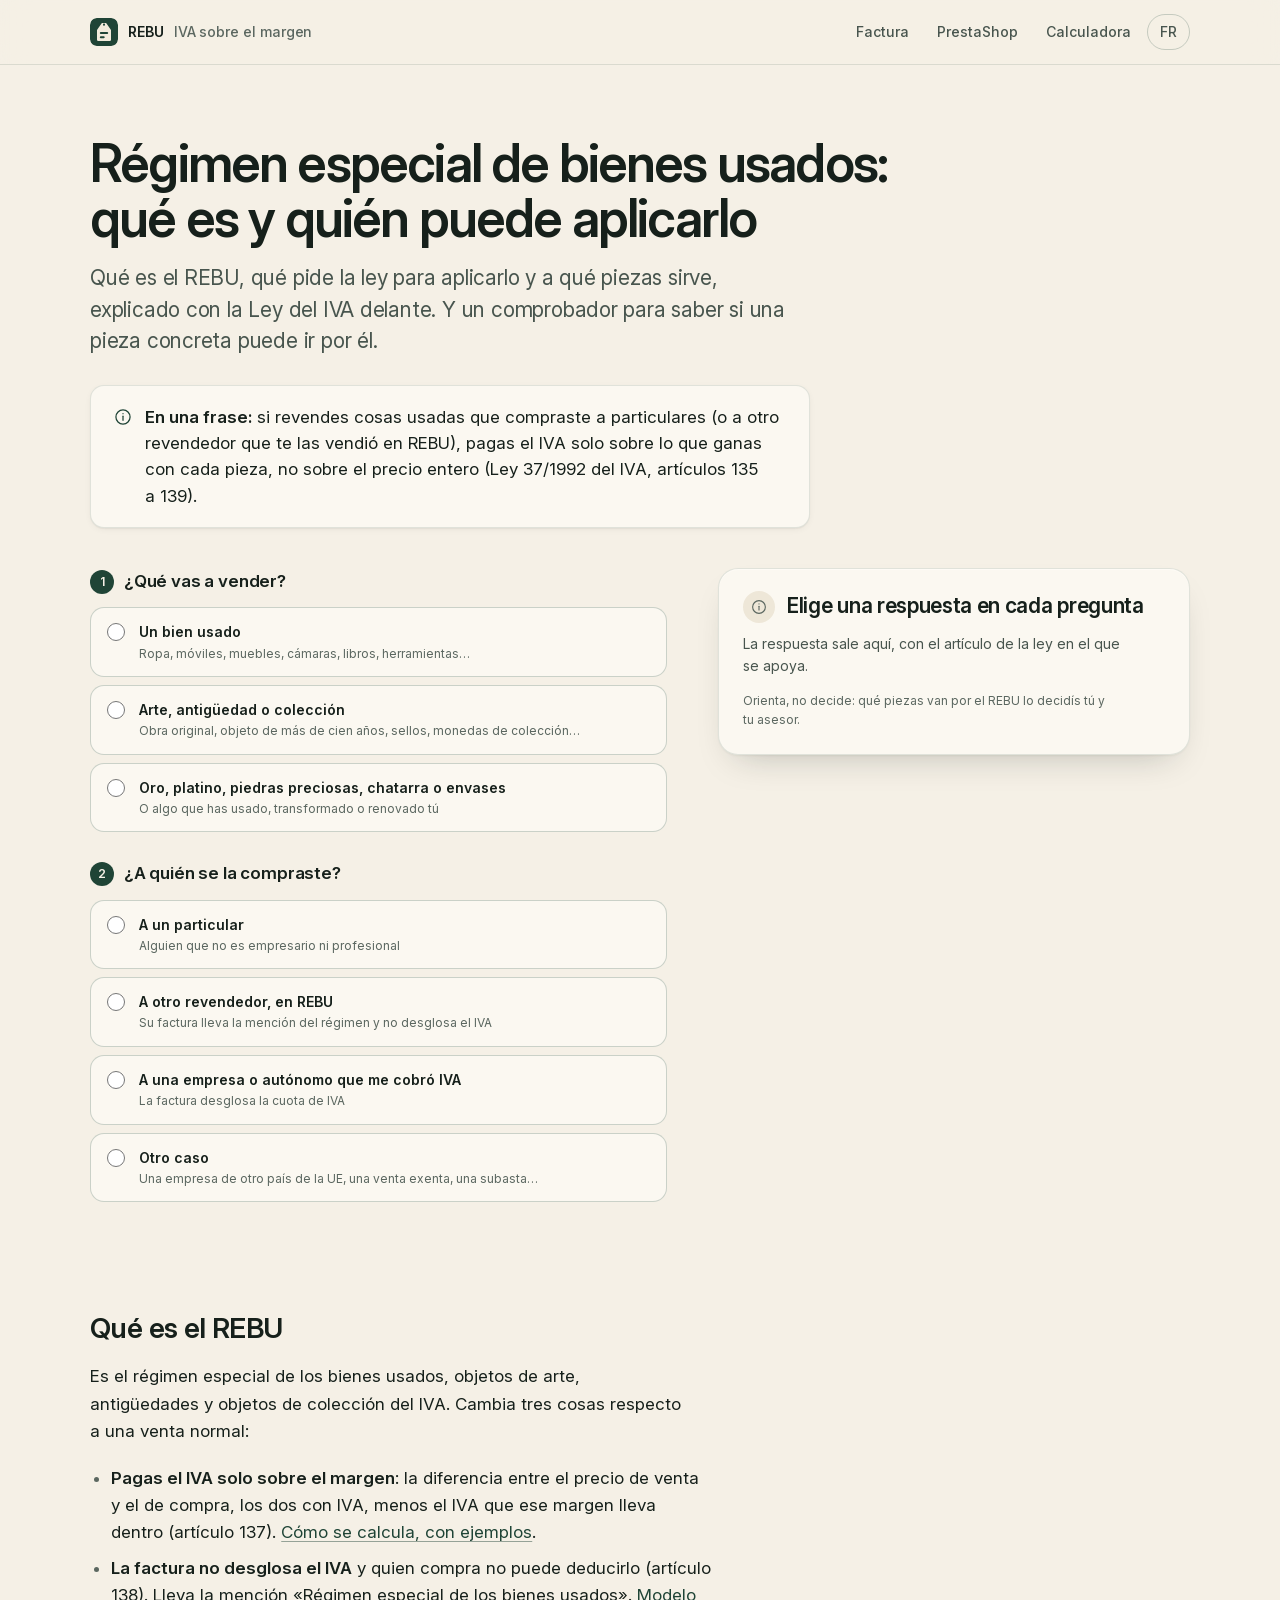
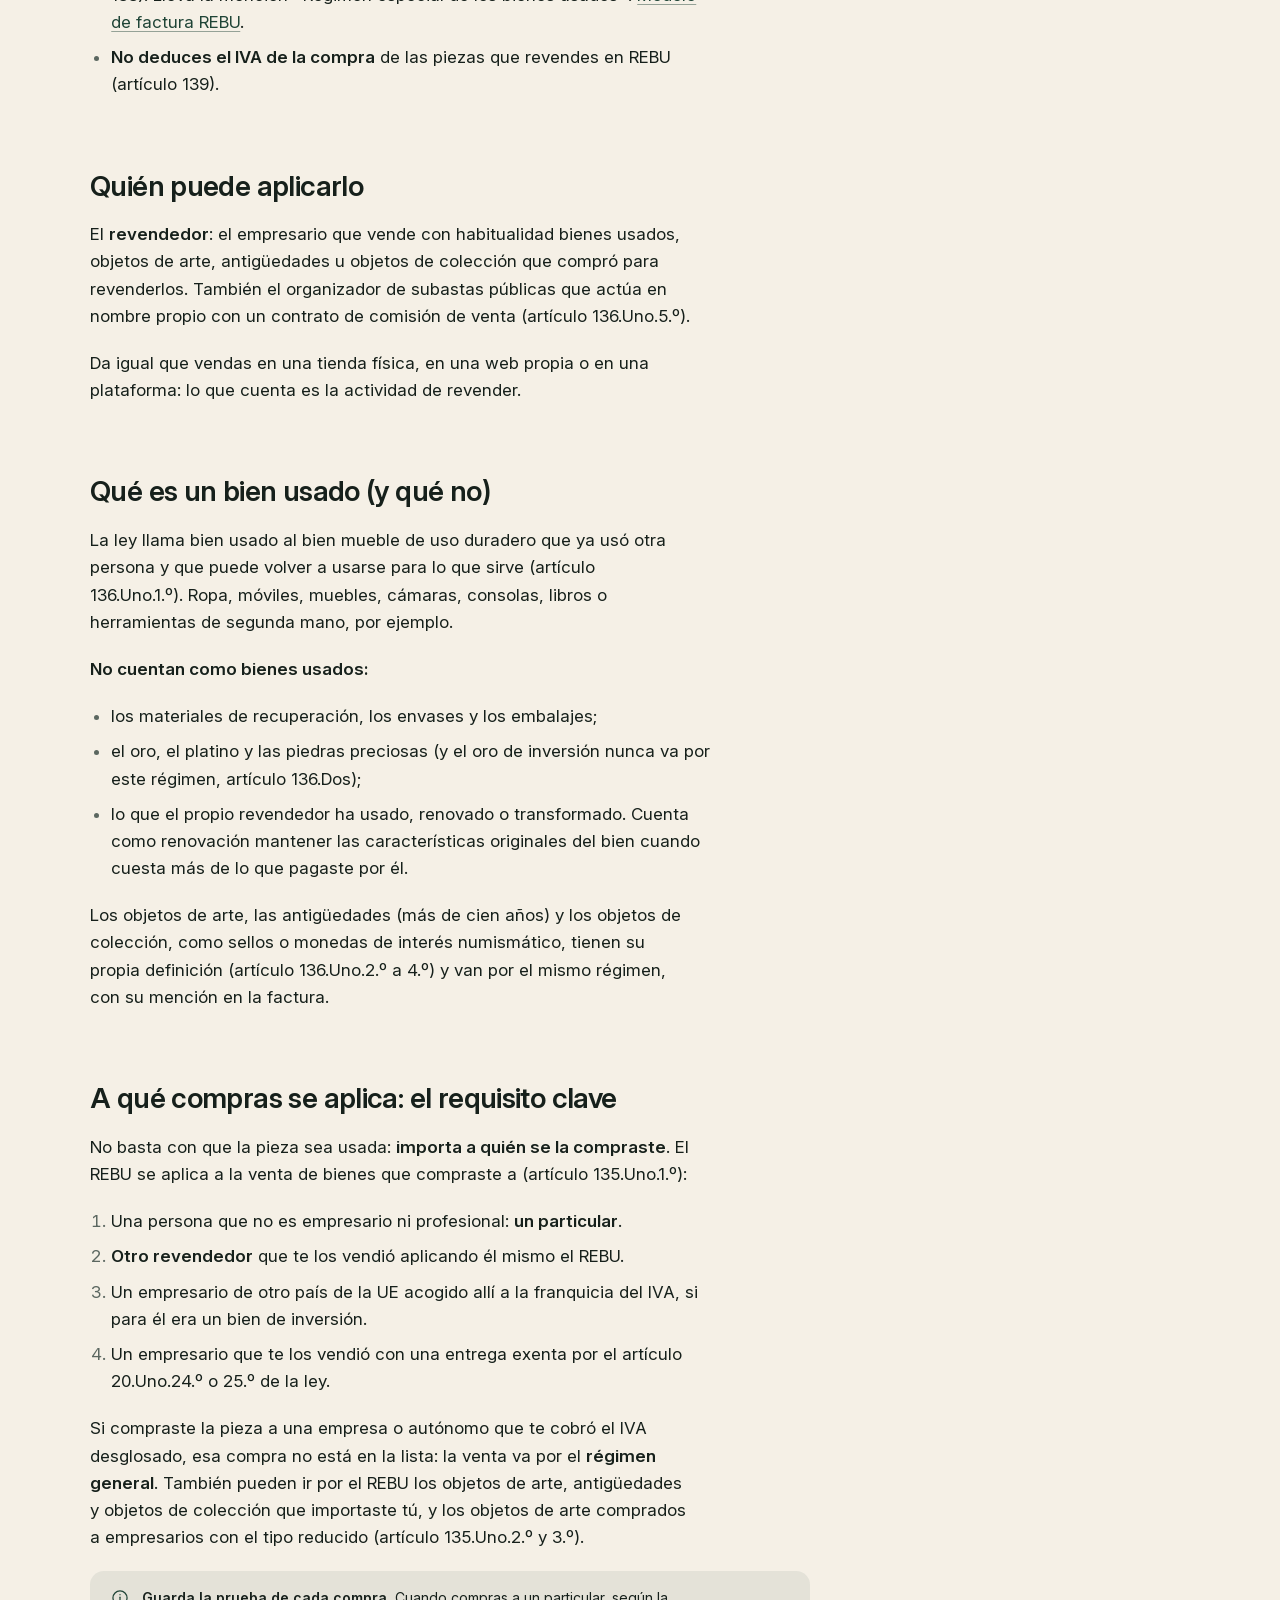
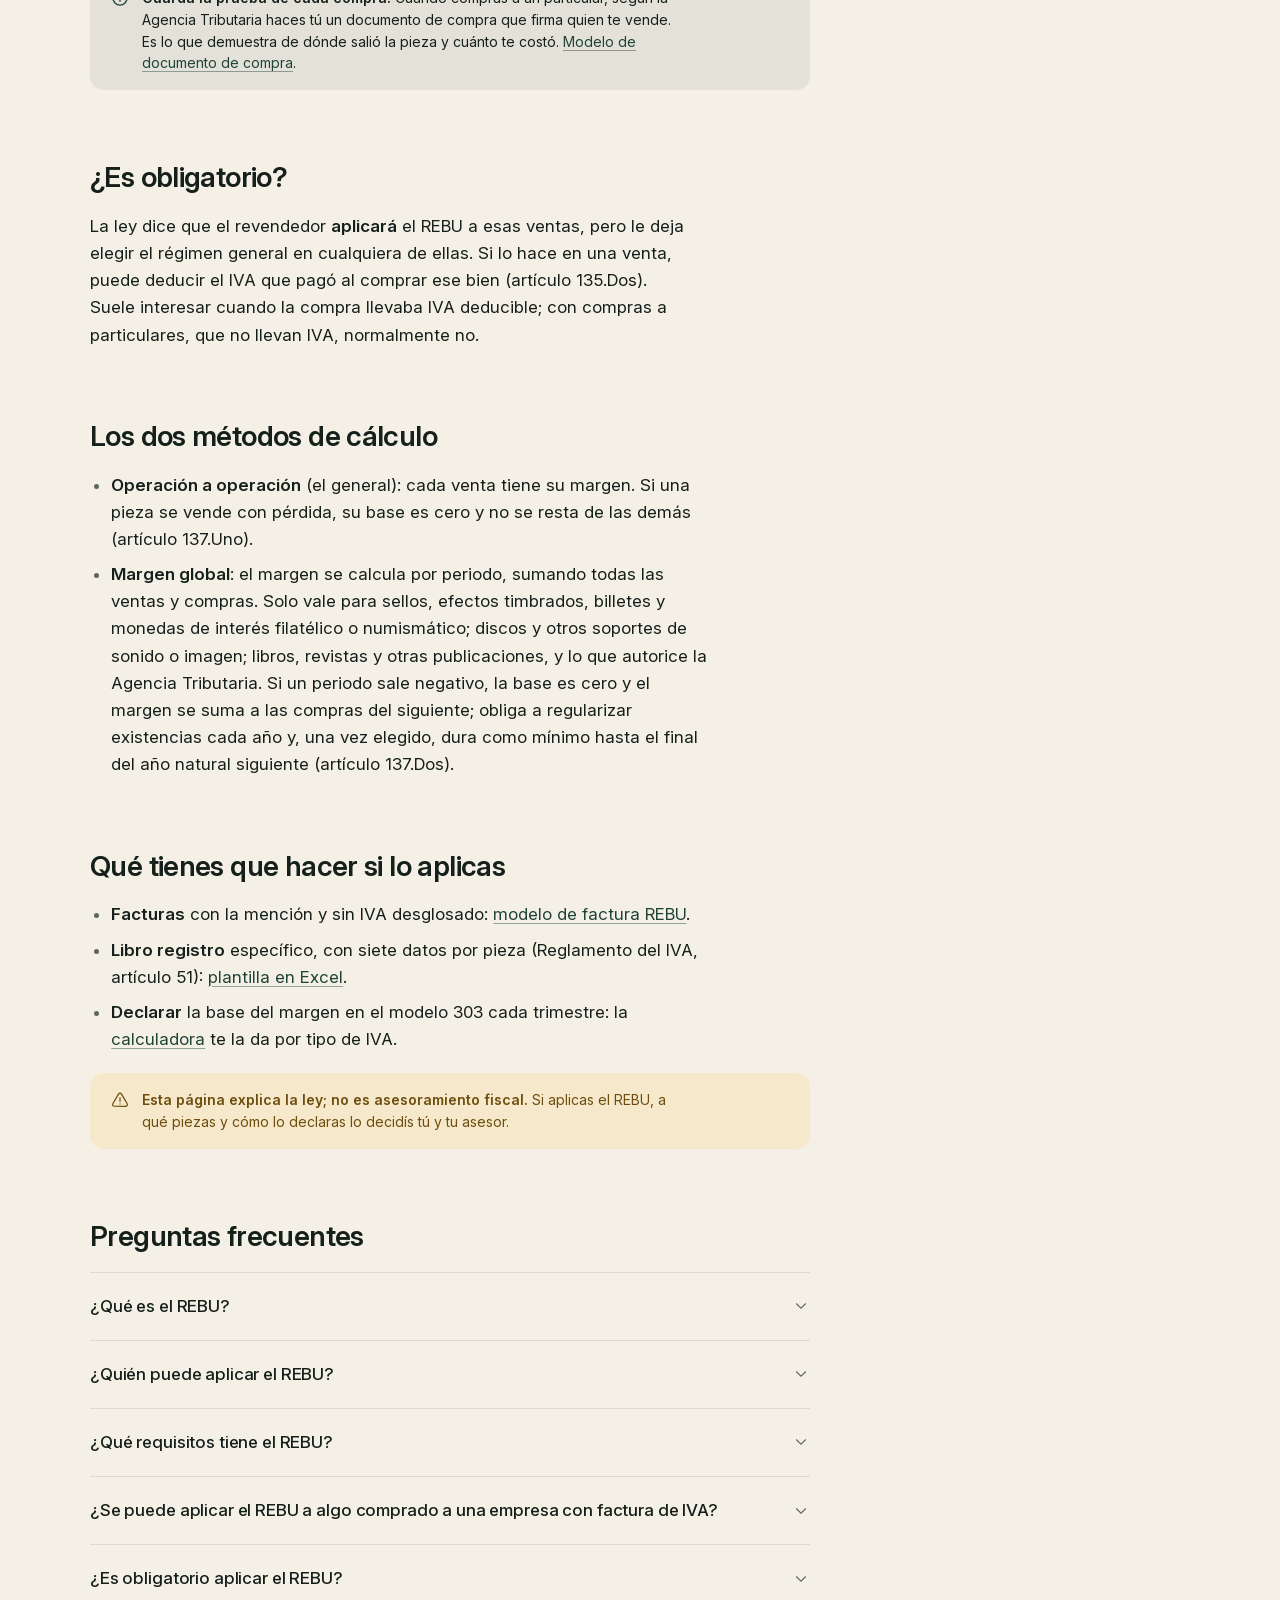
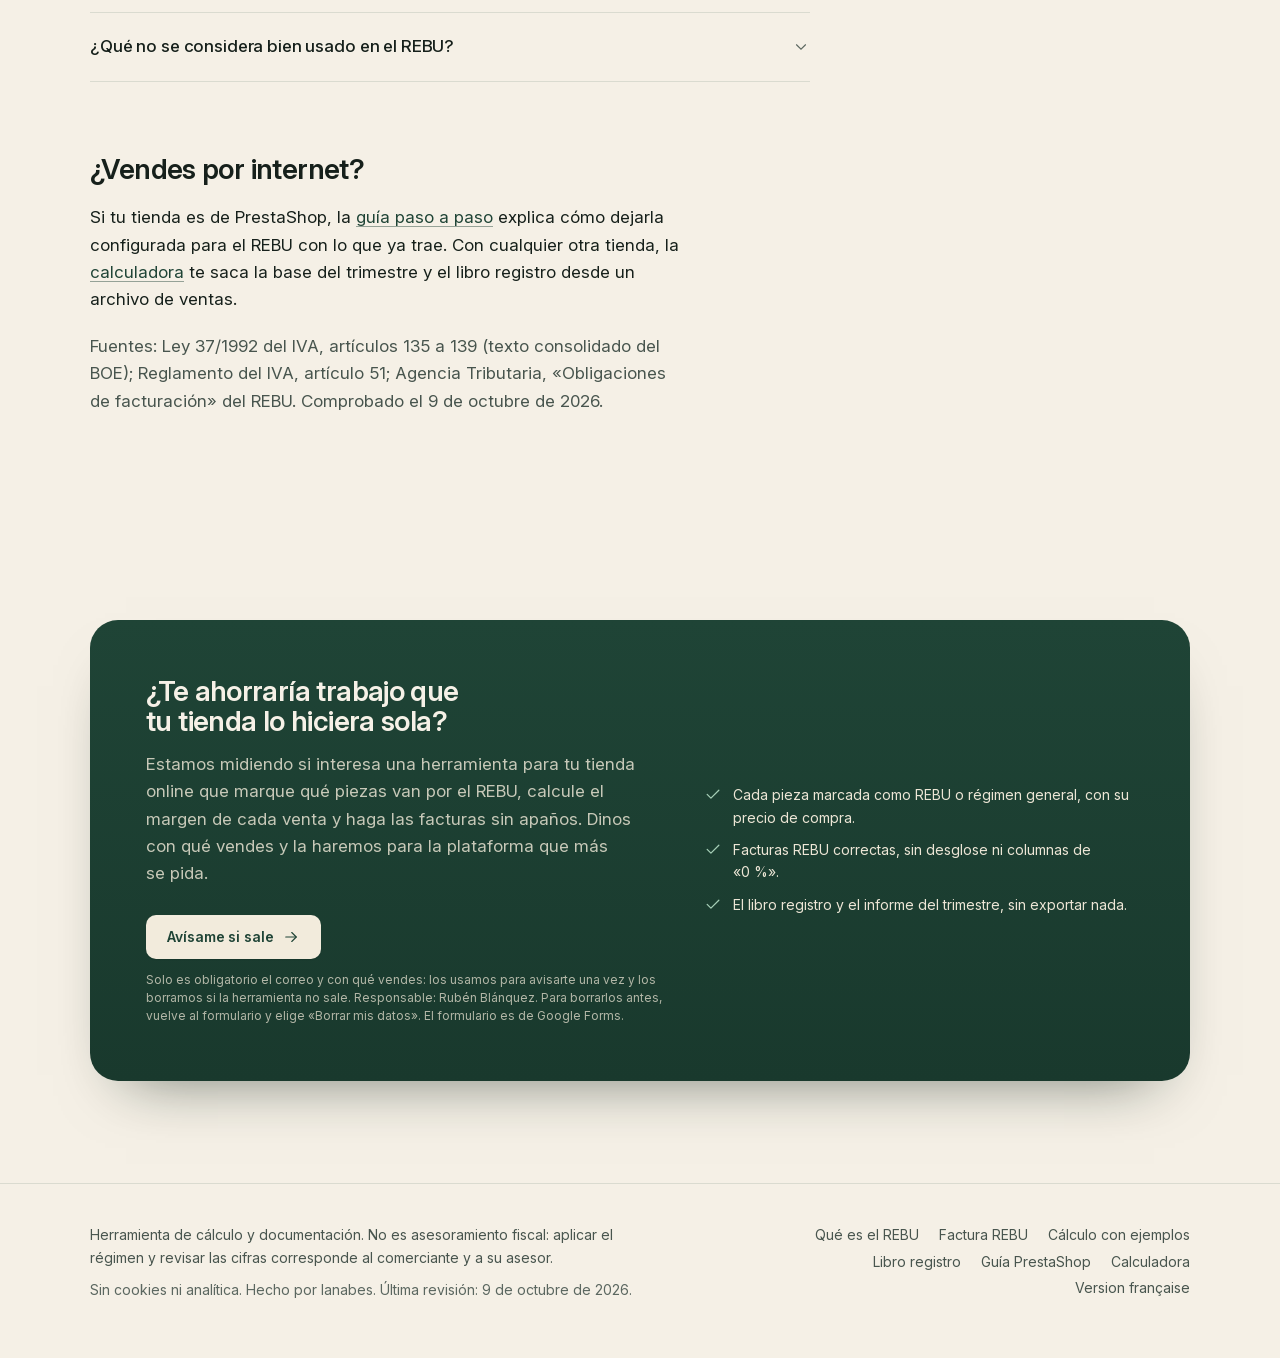
<file: regimen-bienes-usados/index.html>
<!doctype html>
<html lang="es">
<head>
<meta charset="utf-8">
<meta name="viewport" content="width=device-width, initial-scale=1, viewport-fit=cover">
<title>Régimen especial de bienes usados (REBU): qué es, requisitos y quién puede aplicarlo</title>
<meta name="description" content="Qué es el REBU, quién puede aplicarlo, qué se considera bien usado y a qué compras se aplica, según la Ley del IVA (artículos 135 a 139). Con un comprobador para saber si una pieza puede ir por el REBU.">
<link rel="canonical" href="https://lanabes.github.io/rebu-prestashop/regimen-bienes-usados/">
<link rel="alternate" hreflang="es" href="https://lanabes.github.io/rebu-prestashop/regimen-bienes-usados/">
<link rel="alternate" hreflang="fr" href="https://lanabes.github.io/rebu-prestashop/fr/regime-de-la-marge/">
<meta name="theme-color" content="#F5F0E6" media="(prefers-color-scheme: light)">
<meta name="theme-color" content="#0F1512" media="(prefers-color-scheme: dark)">
<meta property="og:type" content="article">
<meta property="og:locale" content="es_ES">
<meta property="og:site_name" content="REBU · IVA sobre el margen">
<meta property="og:title" content="Régimen especial de bienes usados (REBU): qué es y quién puede aplicarlo">
<meta property="og:description" content="Requisitos, qué es un bien usado y a qué compras se aplica, con un comprobador para tus piezas.">
<meta property="og:url" content="https://lanabes.github.io/rebu-prestashop/regimen-bienes-usados/">
<meta property="og:image" content="https://lanabes.github.io/rebu-prestashop/img/og.png">
<meta property="og:image:width" content="1200">
<meta property="og:image:height" content="630">
<meta name="twitter:card" content="summary_large_image">
<link rel="icon" href="../favicon.svg" type="image/svg+xml">
<link rel="preload" href="../assets/fonts/inter-latin.woff2" as="font" type="font/woff2" crossorigin>
<link rel="stylesheet" href="../assets/site.css">
<script type="application/ld+json">
{
  "@context": "https://schema.org",
  "@graph": [
    {
      "@type": "Article",
      "headline": "Régimen especial de bienes usados (REBU): qué es, requisitos y quién puede aplicarlo",
      "inLanguage": "es",
      "url": "https://lanabes.github.io/rebu-prestashop/regimen-bienes-usados/",
      "datePublished": "2026-10-09",
      "dateModified": "2026-10-09",
      "author": { "@type": "Organization", "name": "lanabes" },
      "about": ["Régimen especial de bienes usados", "IVA", "Revendedores"]
    },
    {
      "@type": "FAQPage",
      "mainEntity": [
        { "@type": "Question", "name": "¿Qué es el REBU?", "acceptedAnswer": { "@type": "Answer", "text": "El régimen especial de los bienes usados, objetos de arte, antigüedades y objetos de colección (Ley 37/1992 del IVA, artículos 135 a 139). El revendedor paga el IVA solo sobre su margen (precio de venta menos precio de compra), la factura no desglosa el IVA y quien compra no puede deducirlo." } },
        { "@type": "Question", "name": "¿Quién puede aplicar el REBU?", "acceptedAnswer": { "@type": "Answer", "text": "El revendedor: el empresario que vende con habitualidad bienes usados, objetos de arte, antigüedades u objetos de colección que compró para revenderlos. También el organizador de subastas que actúa en nombre propio con un contrato de comisión de venta (artículo 136.Uno.5.º)." } },
        { "@type": "Question", "name": "¿Qué requisitos tiene el REBU?", "acceptedAnswer": { "@type": "Answer", "text": "Ser revendedor, que lo que vendes sea un bien usado (u objeto de arte, antigüedad o de colección) y haberlo comprado a un particular, a otro revendedor que te lo vendió en REBU, a un empresario de otro país de la UE en franquicia del IVA si para él era un bien de inversión, o a un empresario con una entrega exenta por el artículo 20.Uno.24.º o 25.º (artículo 135.Uno)." } },
        { "@type": "Question", "name": "¿Se puede aplicar el REBU a algo comprado a una empresa con factura de IVA?", "acceptedAnswer": { "@type": "Answer", "text": "No. Una compra a una empresa o autónomo que te cobró el IVA desglosado no está entre las que permiten el REBU (artículo 135.Uno). Esa pieza va por el régimen general: deduces el IVA de la compra y cobras IVA sobre el precio entero." } },
        { "@type": "Question", "name": "¿Es obligatorio aplicar el REBU?", "acceptedAnswer": { "@type": "Answer", "text": "La ley dice que el revendedor lo aplicará a esas ventas, pero le deja elegir el régimen general en cualquiera de ellas. Si lo hace, puede deducir el IVA que pagó al comprar ese bien (artículo 135.Dos)." } },
        { "@type": "Question", "name": "¿Qué no se considera bien usado en el REBU?", "acceptedAnswer": { "@type": "Answer", "text": "Los materiales de recuperación, los envases y embalajes, el oro, el platino y las piedras preciosas, y los bienes que el propio revendedor ha usado, renovado o transformado. Cuenta como renovación mantener las características originales del bien cuando el coste supera lo que se pagó por él (artículo 136.Uno.1.º). Tampoco se aplica al oro de inversión (artículo 136.Dos)." } }
      ]
    }
  ]
}
</script>
</head>
<body>
<a class="skip" href="#contenido">Saltar al contenido</a>

<header class="top">
  <div class="wrap">
    <a class="brand" href="../" aria-label="REBU, IVA sobre el margen: inicio">
      <svg viewBox="0 0 1000 1000" aria-hidden="true"><rect width="1000" height="1000" rx="220" fill="#1F4436"/><path d="M439 175h122q14 0 22 11.5l155.5 222.1Q750 425 750 445v335q0 45-45 45H295q-45 0-45-45V445q0-20 11.5-36.4L417 186.5q8-11.5 22-11.5Z" fill="#F2EBDC"/><circle cx="500" cy="237.5" r="37.5" fill="#1F4436"/><rect x="350" y="500" width="300" height="75" rx="37.5" fill="#1F4436"/><rect x="350" y="650" width="175" height="75" rx="37.5" fill="#1F4436"/></svg>
      REBU <span>IVA sobre el margen</span>
    </a>
    <nav class="nav" aria-label="Principal">
      <a href="../factura-rebu/">Factura</a>
      <a href="../#guia" class="hide-sm">PrestaShop</a>
      <a href="../calculadora/">Calculadora</a>
      <a href="../fr/regime-de-la-marge/" class="lang" hreflang="fr" lang="fr" aria-label="Version française">FR</a>
    </nav>
  </div>
</header>

<main id="contenido">
  <section class="calc-head">
    <div class="wrap">
      <h1>Régimen especial de bienes usados: qué es y quién puede aplicarlo</h1>
      <p class="lead">Qué es el REBU, qué pide la ley para aplicarlo y a qué piezas sirve, explicado con la Ley del IVA delante. Y un comprobador para saber si una pieza concreta puede ir por él.</p>
      <p class="answer"><svg class="i" aria-hidden="true"><use href="../assets/icons.svg#info"/></svg><span><strong>En una frase:</strong> si revendes cosas usadas que compraste a particulares (o a otro revendedor que te las vendió en REBU), pagas el IVA solo sobre lo que ganas con cada pieza, no sobre el precio entero (Ley 37/1992 del IVA, artículos 135 a 139).</span></p>
    </div>
  </section>

  <section class="wrap" aria-labelledby="decide-t">
    <h2 id="decide-t" class="sr-only">¿Puede ir esta pieza por el REBU?</h2>
    <form class="decide" id="decide" onsubmit="return false">
      <div>
        <fieldset>
          <legend><span class="n" aria-hidden="true">1</span>¿Qué vas a vender?</legend>
          <div class="choices">
            <label class="choice"><input type="radio" name="d-what" value="used"><span><b>Un bien usado</b><small>Ropa, móviles, muebles, cámaras, libros, herramientas…</small></span></label>
            <label class="choice"><input type="radio" name="d-what" value="art"><span><b>Arte, antigüedad o colección</b><small>Obra original, objeto de más de cien años, sellos, monedas de colección…</small></span></label>
            <label class="choice"><input type="radio" name="d-what" value="excluded"><span><b>Oro, platino, piedras preciosas, chatarra o envases</b><small>O algo que has usado, transformado o renovado tú</small></span></label>
          </div>
        </fieldset>
        <fieldset>
          <legend><span class="n" aria-hidden="true">2</span>¿A quién se la compraste?</legend>
          <div class="choices">
            <label class="choice"><input type="radio" name="d-from" value="private"><span><b>A un particular</b><small>Alguien que no es empresario ni profesional</small></span></label>
            <label class="choice"><input type="radio" name="d-from" value="reseller"><span><b>A otro revendedor, en REBU</b><small>Su factura lleva la mención del régimen y no desglosa el IVA</small></span></label>
            <label class="choice"><input type="radio" name="d-from" value="general"><span><b>A una empresa o autónomo que me cobró IVA</b><small>La factura desglosa la cuota de IVA</small></span></label>
            <label class="choice"><input type="radio" name="d-from" value="other"><span><b>Otro caso</b><small>Una empresa de otro país de la UE, una venta exenta, una subasta…</small></span></label>
          </div>
        </fieldset>
      </div>
      <div class="verdict" id="d-result" data-tone="idle" aria-live="polite">
        <div class="verdict-head">
        <div class="badge" aria-hidden="true">
          <svg class="i b-idle"><use href="../assets/icons.svg#info"/></svg>
          <svg class="i b-yes"><use href="../assets/icons.svg#check"/></svg>
          <svg class="i b-no"><use href="../assets/icons.svg#x-circle"/></svg>
          <svg class="i b-maybe"><use href="../assets/icons.svg#alert"/></svg>
        </div>
        <h3 id="d-title">Elige una respuesta en cada pregunta</h3>
        </div>
        <p id="d-body">La respuesta sale aquí, con el artículo de la ley en el que se apoya.</p>
        <p class="extra" id="d-opt" hidden></p>
        <p class="cta" id="d-cta" hidden><a data-nudge-link href="#" target="_blank" rel="noopener">¿Quieres que tu tienda separe sola las piezas REBU? Avísame si sale <svg class="i" aria-hidden="true"><use href="../assets/icons.svg#arrow-right"/></svg><span class="sr-only"> (se abre en otra pestaña)</span></a></p>
        <p class="fine">Orienta, no decide: qué piezas van por el REBU lo decidís tú y tu asesor.</p>
      </div>
    </form>
    <noscript><p>El comprobador necesita JavaScript. Abajo tienes las mismas reglas por escrito.</p></noscript>
  </section>

  <section class="section">
    <div class="wrap">
      <article class="prose">
        <h2 id="que-es">Qué es el REBU</h2>
        <p>Es el régimen especial de los bienes usados, objetos de arte, antigüedades y objetos de colección del IVA. Cambia tres cosas respecto a una venta normal:</p>
        <ul>
          <li><strong>Pagas el IVA solo sobre el margen</strong>: la diferencia entre el precio de venta y el de compra, los dos con IVA, menos el IVA que ese margen lleva dentro (artículo 137). <a href="../iva-rebu-ejemplo/">Cómo se calcula, con ejemplos</a>.</li>
          <li><strong>La factura no desglosa el IVA</strong> y quien compra no puede deducirlo (artículo 138). Lleva la mención «Régimen especial de los bienes usados». <a href="../factura-rebu/">Modelo de factura REBU</a>.</li>
          <li><strong>No deduces el IVA de la compra</strong> de las piezas que revendes en REBU (artículo 139).</li>
        </ul>

        <h2 id="quien">Quién puede aplicarlo</h2>
        <p>El <strong>revendedor</strong>: el empresario que vende con habitualidad bienes usados, objetos de arte, antigüedades u objetos de colección que compró para revenderlos. También el organizador de subastas públicas que actúa en nombre propio con un contrato de comisión de venta (artículo 136.Uno.5.º).</p>
        <p>Da igual que vendas en una tienda física, en una web propia o en una plataforma: lo que cuenta es la actividad de revender.</p>

        <h2 id="bien-usado">Qué es un bien usado (y qué no)</h2>
        <p>La ley llama bien usado al bien mueble de uso duradero que ya usó otra persona y que puede volver a usarse para lo que sirve (artículo 136.Uno.1.º). Ropa, móviles, muebles, cámaras, consolas, libros o herramientas de segunda mano, por ejemplo.</p>
        <p><strong>No cuentan como bienes usados:</strong></p>
        <ul>
          <li>los materiales de recuperación, los envases y los embalajes;</li>
          <li>el oro, el platino y las piedras preciosas (y el oro de inversión nunca va por este régimen, artículo 136.Dos);</li>
          <li>lo que el propio revendedor ha usado, renovado o transformado. Cuenta como renovación mantener las características originales del bien cuando cuesta más de lo que pagaste por él.</li>
        </ul>
        <p>Los objetos de arte, las antigüedades (más de cien años) y los objetos de colección, como sellos o monedas de interés numismático, tienen su propia definición (artículo 136.Uno.2.º a 4.º) y van por el mismo régimen, con su mención en la factura.</p>

        <h2 id="compras">A qué compras se aplica: el requisito clave</h2>
        <p>No basta con que la pieza sea usada: <strong>importa a quién se la compraste</strong>. El REBU se aplica a la venta de bienes que compraste a (artículo 135.Uno.1.º):</p>
        <ol>
          <li>Una persona que no es empresario ni profesional: <strong>un particular</strong>.</li>
          <li><strong>Otro revendedor</strong> que te los vendió aplicando él mismo el REBU.</li>
          <li>Un empresario de otro país de la UE acogido allí a la franquicia del IVA, si para él era un bien de inversión.</li>
          <li>Un empresario que te los vendió con una entrega exenta por el artículo 20.Uno.24.º o 25.º de la ley.</li>
        </ol>
        <p>Si compraste la pieza a una empresa o autónomo que te cobró el IVA desglosado, esa compra no está en la lista: la venta va por el <strong>régimen general</strong>. También pueden ir por el REBU los objetos de arte, antigüedades y objetos de colección que importaste tú, y los objetos de arte comprados a empresarios con el tipo reducido (artículo 135.Uno.2.º y 3.º).</p>
        <div class="note" role="note">
          <svg class="i" aria-hidden="true"><use href="../assets/icons.svg#info"/></svg>
          <div><p><strong>Guarda la prueba de cada compra.</strong> Cuando compras a un particular, según la Agencia Tributaria haces tú un documento de compra que firma quien te vende. Es lo que demuestra de dónde salió la pieza y cuánto te costó. <a href="../factura-rebu/#compra">Modelo de documento de compra</a>.</p></div>
        </div>

        <h2 id="renunciar">¿Es obligatorio?</h2>
        <p>La ley dice que el revendedor <strong>aplicará</strong> el REBU a esas ventas, pero le deja elegir el régimen general en cualquiera de ellas. Si lo hace en una venta, puede deducir el IVA que pagó al comprar ese bien (artículo 135.Dos). Suele interesar cuando la compra llevaba IVA deducible; con compras a particulares, que no llevan IVA, normalmente no.</p>

        <h2 id="metodos">Los dos métodos de cálculo</h2>
        <ul>
          <li><strong>Operación a operación</strong> (el general): cada venta tiene su margen. Si una pieza se vende con pérdida, su base es cero y no se resta de las demás (artículo 137.Uno).</li>
          <li><strong>Margen global</strong>: el margen se calcula por periodo, sumando todas las ventas y compras. Solo vale para sellos, efectos timbrados, billetes y monedas de interés filatélico o numismático; discos y otros soportes de sonido o imagen; libros, revistas y otras publicaciones, y lo que autorice la Agencia Tributaria. Si un periodo sale negativo, la base es cero y el margen se suma a las compras del siguiente; obliga a regularizar existencias cada año y, una vez elegido, dura como mínimo hasta el final del año natural siguiente (artículo 137.Dos).</li>
        </ul>

        <h2 id="obligaciones">Qué tienes que hacer si lo aplicas</h2>
        <ul>
          <li><strong>Facturas</strong> con la mención y sin IVA desglosado: <a href="../factura-rebu/">modelo de factura REBU</a>.</li>
          <li><strong>Libro registro</strong> específico, con siete datos por pieza (Reglamento del IVA, artículo 51): <a href="../libro-registro-rebu/">plantilla en Excel</a>.</li>
          <li><strong>Declarar</strong> la base del margen en el modelo 303 cada trimestre: la <a href="../calculadora/">calculadora</a> te la da por tipo de IVA.</li>
        </ul>

        <div class="note warn" role="note">
          <svg class="i" aria-hidden="true"><use href="../assets/icons.svg#alert"/></svg>
          <div><p><strong>Esta página explica la ley; no es asesoramiento fiscal.</strong> Si aplicas el REBU, a qué piezas y cómo lo declaras lo decidís tú y tu asesor.</p></div>
        </div>

        <h2 id="preguntas">Preguntas frecuentes</h2>
        <div class="faq">
          <details>
            <summary>¿Qué es el REBU?<svg class="chev" viewBox="0 0 24 24" fill="none" stroke="currentColor" stroke-width="1.5" stroke-linecap="round" aria-hidden="true"><path d="m6 9 6 6 6-6"/></svg></summary>
            <div class="a"><p>El régimen especial de los bienes usados, objetos de arte, antigüedades y objetos de colección (Ley 37/1992 del IVA, artículos 135 a 139). El revendedor paga el IVA solo sobre su margen (precio de venta menos precio de compra), la factura no desglosa el IVA y quien compra no puede deducirlo.</p></div>
          </details>
          <details>
            <summary>¿Quién puede aplicar el REBU?<svg class="chev" viewBox="0 0 24 24" fill="none" stroke="currentColor" stroke-width="1.5" stroke-linecap="round" aria-hidden="true"><path d="m6 9 6 6 6-6"/></svg></summary>
            <div class="a"><p>El revendedor: el empresario que vende con habitualidad bienes usados, objetos de arte, antigüedades u objetos de colección que compró para revenderlos. También el organizador de subastas que actúa en nombre propio con un contrato de comisión de venta (artículo 136.Uno.5.º).</p></div>
          </details>
          <details>
            <summary>¿Qué requisitos tiene el REBU?<svg class="chev" viewBox="0 0 24 24" fill="none" stroke="currentColor" stroke-width="1.5" stroke-linecap="round" aria-hidden="true"><path d="m6 9 6 6 6-6"/></svg></summary>
            <div class="a"><p>Ser revendedor, que lo que vendes sea un bien usado (u objeto de arte, antigüedad o de colección) y haberlo comprado a un particular, a otro revendedor que te lo vendió en REBU, a un empresario de otro país de la UE en franquicia del IVA si para él era un bien de inversión, o a un empresario con una entrega exenta por el artículo 20.Uno.24.º o 25.º (artículo 135.Uno).</p></div>
          </details>
          <details>
            <summary>¿Se puede aplicar el REBU a algo comprado a una empresa con factura de IVA?<svg class="chev" viewBox="0 0 24 24" fill="none" stroke="currentColor" stroke-width="1.5" stroke-linecap="round" aria-hidden="true"><path d="m6 9 6 6 6-6"/></svg></summary>
            <div class="a"><p>No. Una compra a una empresa o autónomo que te cobró el IVA desglosado no está entre las que permiten el REBU (artículo 135.Uno). Esa pieza va por el régimen general: deduces el IVA de la compra y cobras IVA sobre el precio entero.</p></div>
          </details>
          <details>
            <summary>¿Es obligatorio aplicar el REBU?<svg class="chev" viewBox="0 0 24 24" fill="none" stroke="currentColor" stroke-width="1.5" stroke-linecap="round" aria-hidden="true"><path d="m6 9 6 6 6-6"/></svg></summary>
            <div class="a"><p>La ley dice que el revendedor lo aplicará a esas ventas, pero le deja elegir el régimen general en cualquiera de ellas. Si lo hace, puede deducir el IVA que pagó al comprar ese bien (artículo 135.Dos).</p></div>
          </details>
          <details>
            <summary>¿Qué no se considera bien usado en el REBU?<svg class="chev" viewBox="0 0 24 24" fill="none" stroke="currentColor" stroke-width="1.5" stroke-linecap="round" aria-hidden="true"><path d="m6 9 6 6 6-6"/></svg></summary>
            <div class="a"><p>Los materiales de recuperación, los envases y embalajes, el oro, el platino y las piedras preciosas, y los bienes que el propio revendedor ha usado, renovado o transformado. Cuenta como renovación mantener las características originales del bien cuando el coste supera lo que se pagó por él (artículo 136.Uno.1.º). Tampoco se aplica al oro de inversión (artículo 136.Dos).</p></div>
          </details>
        </div>

        <h2 id="tienda">¿Vendes por internet?</h2>
        <p>Si tu tienda es de PrestaShop, la <a href="../#guia">guía paso a paso</a> explica cómo dejarla configurada para el REBU con lo que ya trae. Con cualquier otra tienda, la <a href="../calculadora/">calculadora</a> te saca la base del trimestre y el libro registro desde un archivo de ventas.</p>
        <p class="muted">Fuentes: Ley 37/1992 del IVA, artículos 135 a 139 (texto consolidado del BOE); Reglamento del IVA, artículo 51; Agencia Tributaria, «Obligaciones de facturación» del REBU. Comprobado el 9 de octubre de 2026.</p>
      </article>
    </div>
  </section>

  <section class="section" id="modulo" aria-labelledby="modulo-t" hidden>
    <div class="wrap">
      <div class="waitlist">
        <div>
          <h2 id="modulo-t">¿Te ahorraría trabajo que tu tienda lo hiciera sola?</h2>
          <p>Estamos midiendo si interesa una herramienta para tu tienda online que marque qué piezas van por el REBU, calcule el margen de cada venta y haga las facturas sin apaños. Dinos con qué vendes y la haremos para la plataforma que más se pida.</p>
          <a class="btn" id="waitlist-link" href="#" rel="noopener">Avísame si sale <svg class="i" aria-hidden="true"><use href="../assets/icons.svg#arrow-right"/></svg></a>
          <small>Solo es obligatorio el correo y con qué vendes: los usamos para avisarte una vez y los borramos si la herramienta no sale. Responsable: Rubén Blánquez. Para borrarlos antes, vuelve al formulario y elige «Borrar mis datos». El formulario es de Google Forms.</small>
        </div>
        <ul>
          <li><svg class="i" aria-hidden="true"><use href="../assets/icons.svg#check"/></svg>Cada pieza marcada como REBU o régimen general, con su precio de compra.</li>
          <li><svg class="i" aria-hidden="true"><use href="../assets/icons.svg#check"/></svg>Facturas REBU correctas, sin desglose ni columnas de «0&nbsp;%».</li>
          <li><svg class="i" aria-hidden="true"><use href="../assets/icons.svg#check"/></svg>El libro registro y el informe del trimestre, sin exportar nada.</li>
        </ul>
      </div>
    </div>
  </section>
</main>

<footer class="foot">
  <div class="wrap">
    <div>
      <p class="disclaimer">Herramienta de cálculo y documentación. No es asesoramiento fiscal: aplicar el régimen y revisar las cifras corresponde al comerciante y a su asesor.</p>
      <p>Sin cookies ni analítica. Hecho por lanabes. Última revisión: 9 de octubre de 2026.</p>
    </div>
    <nav aria-label="Pie">
      <a href="./">Qué es el REBU</a>
      <a href="../factura-rebu/">Factura REBU</a>
      <a href="../iva-rebu-ejemplo/">Cálculo con ejemplos</a>
      <a href="../libro-registro-rebu/">Libro registro</a>
      <a href="../#guia">Guía PrestaShop</a>
      <a href="../calculadora/">Calculadora</a>
      <a href="../fr/regime-de-la-marge/" hreflang="fr" lang="fr">Version française</a>
    </nav>
  </div>
</footer>

<script src="../assets/config.js"></script>
<script type="module" src="../assets/decide.js"></script>
<script type="module" src="../assets/waitlist.js"></script>
</body>
</html>
</file>
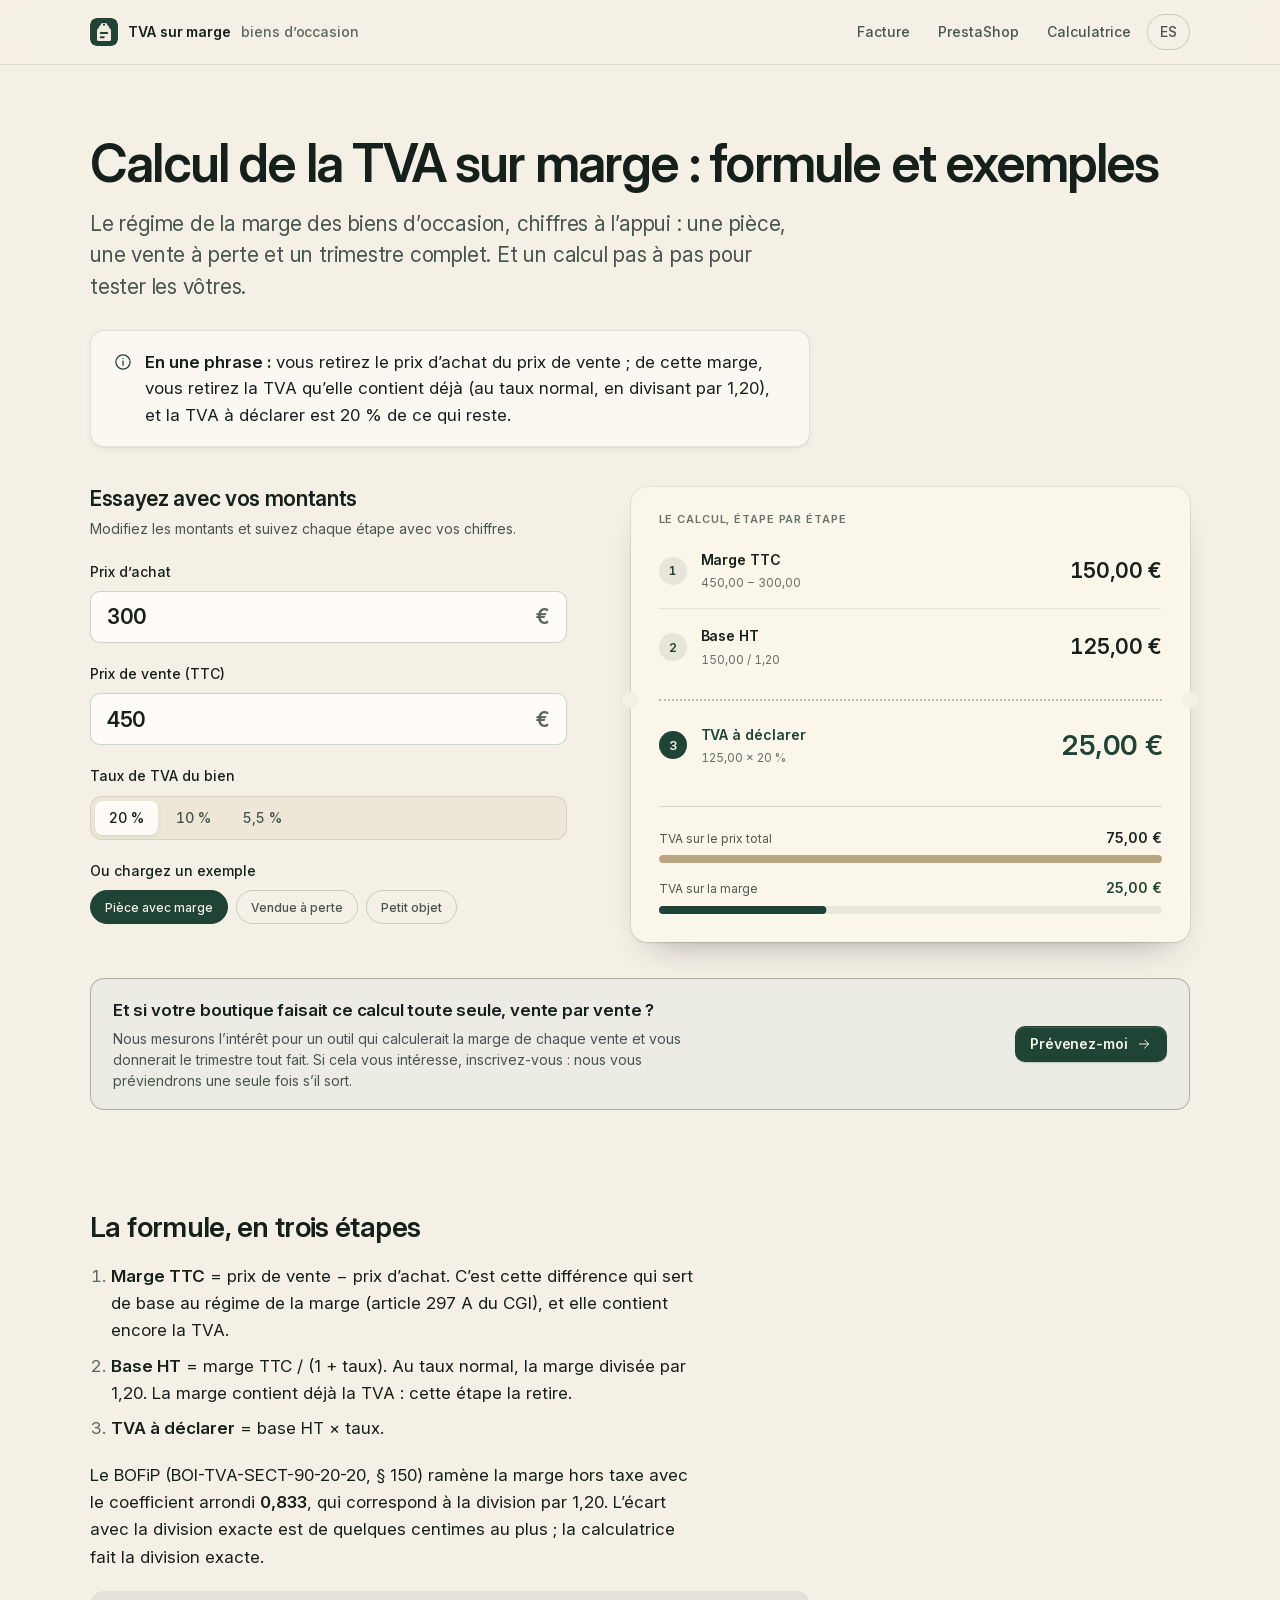
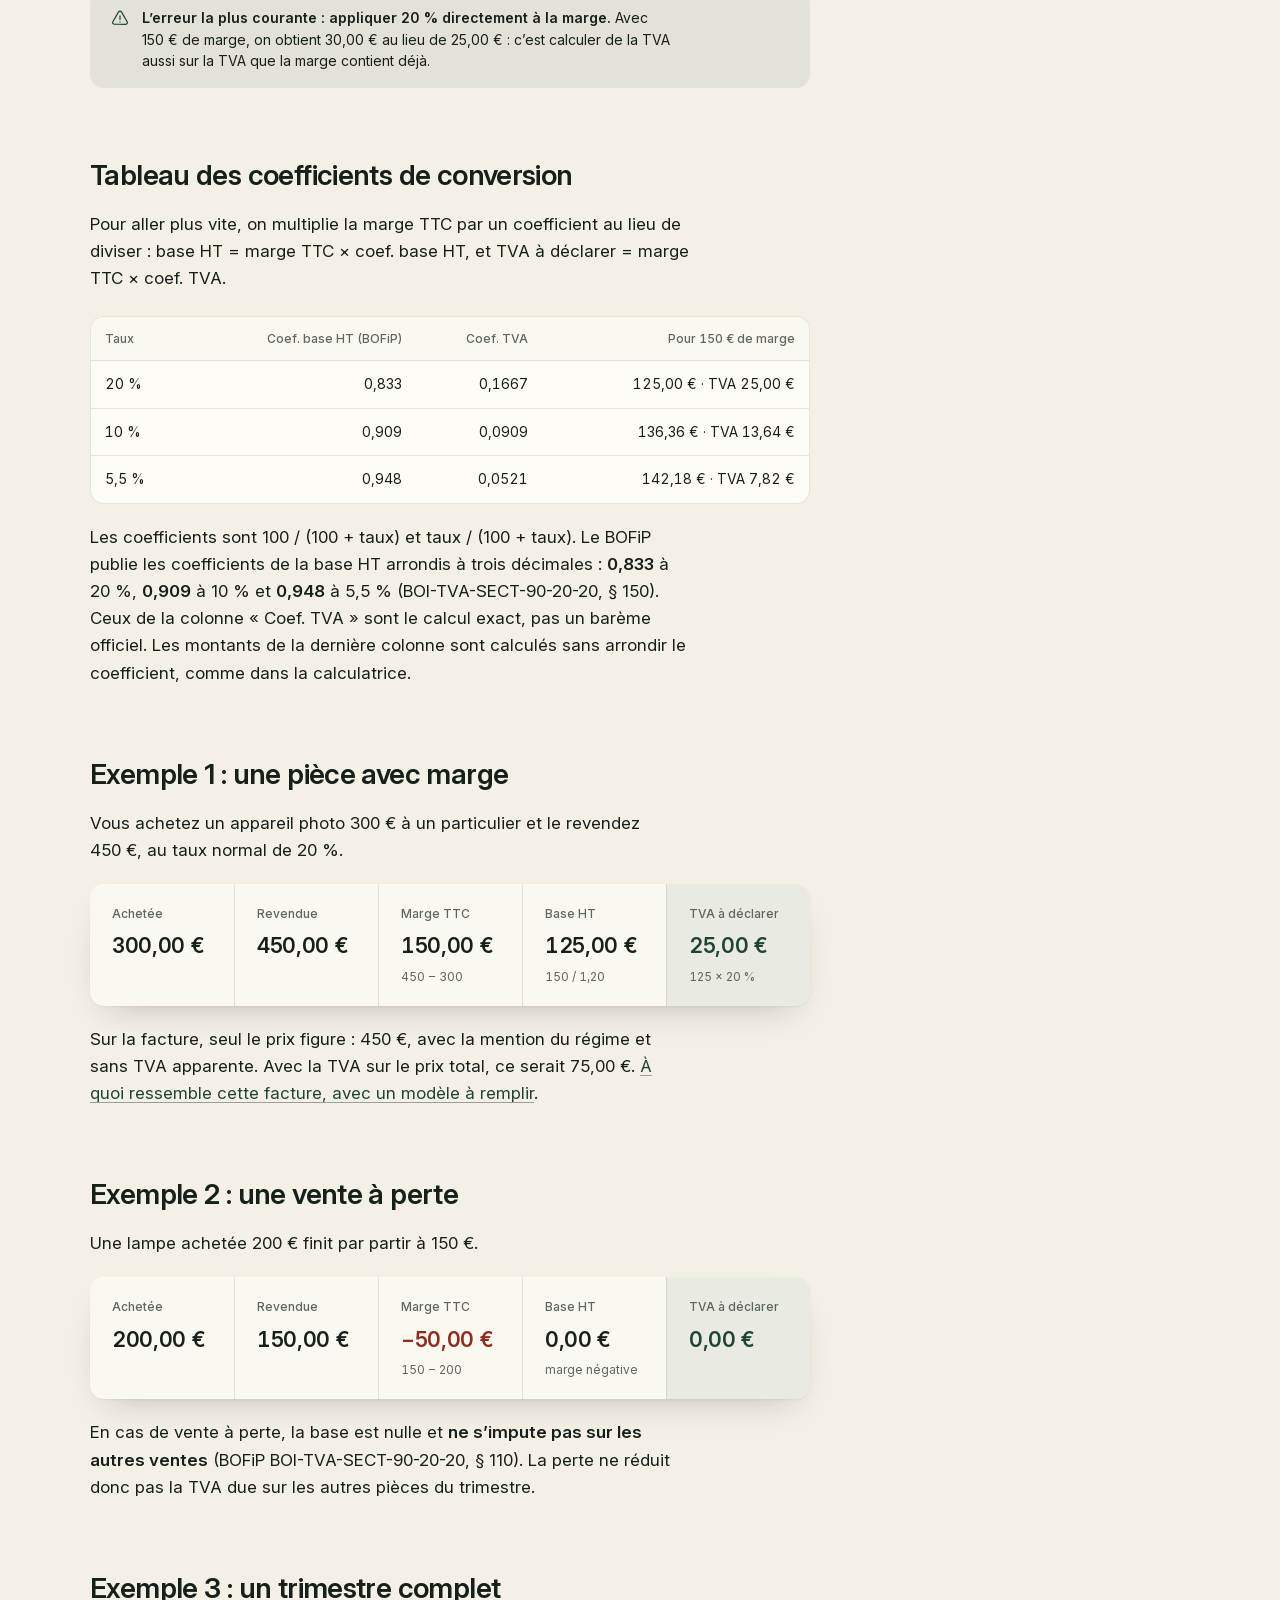
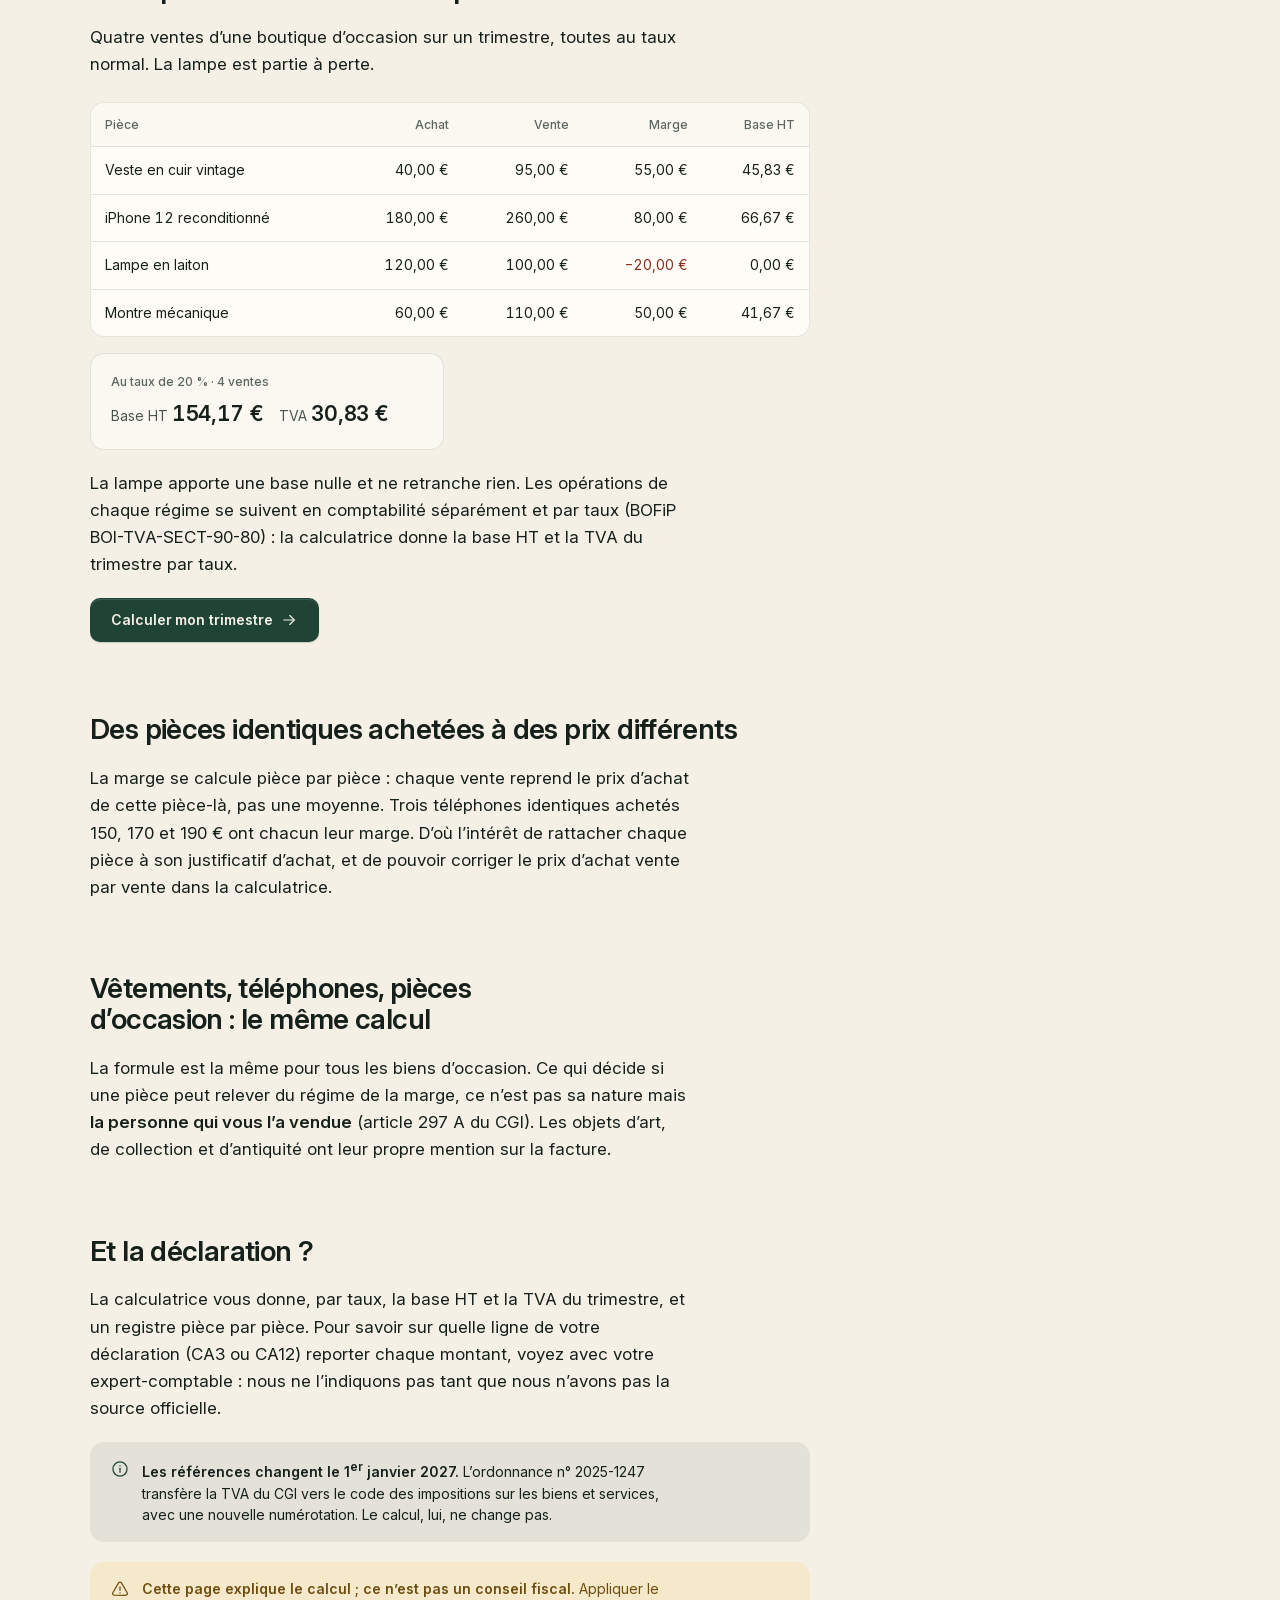
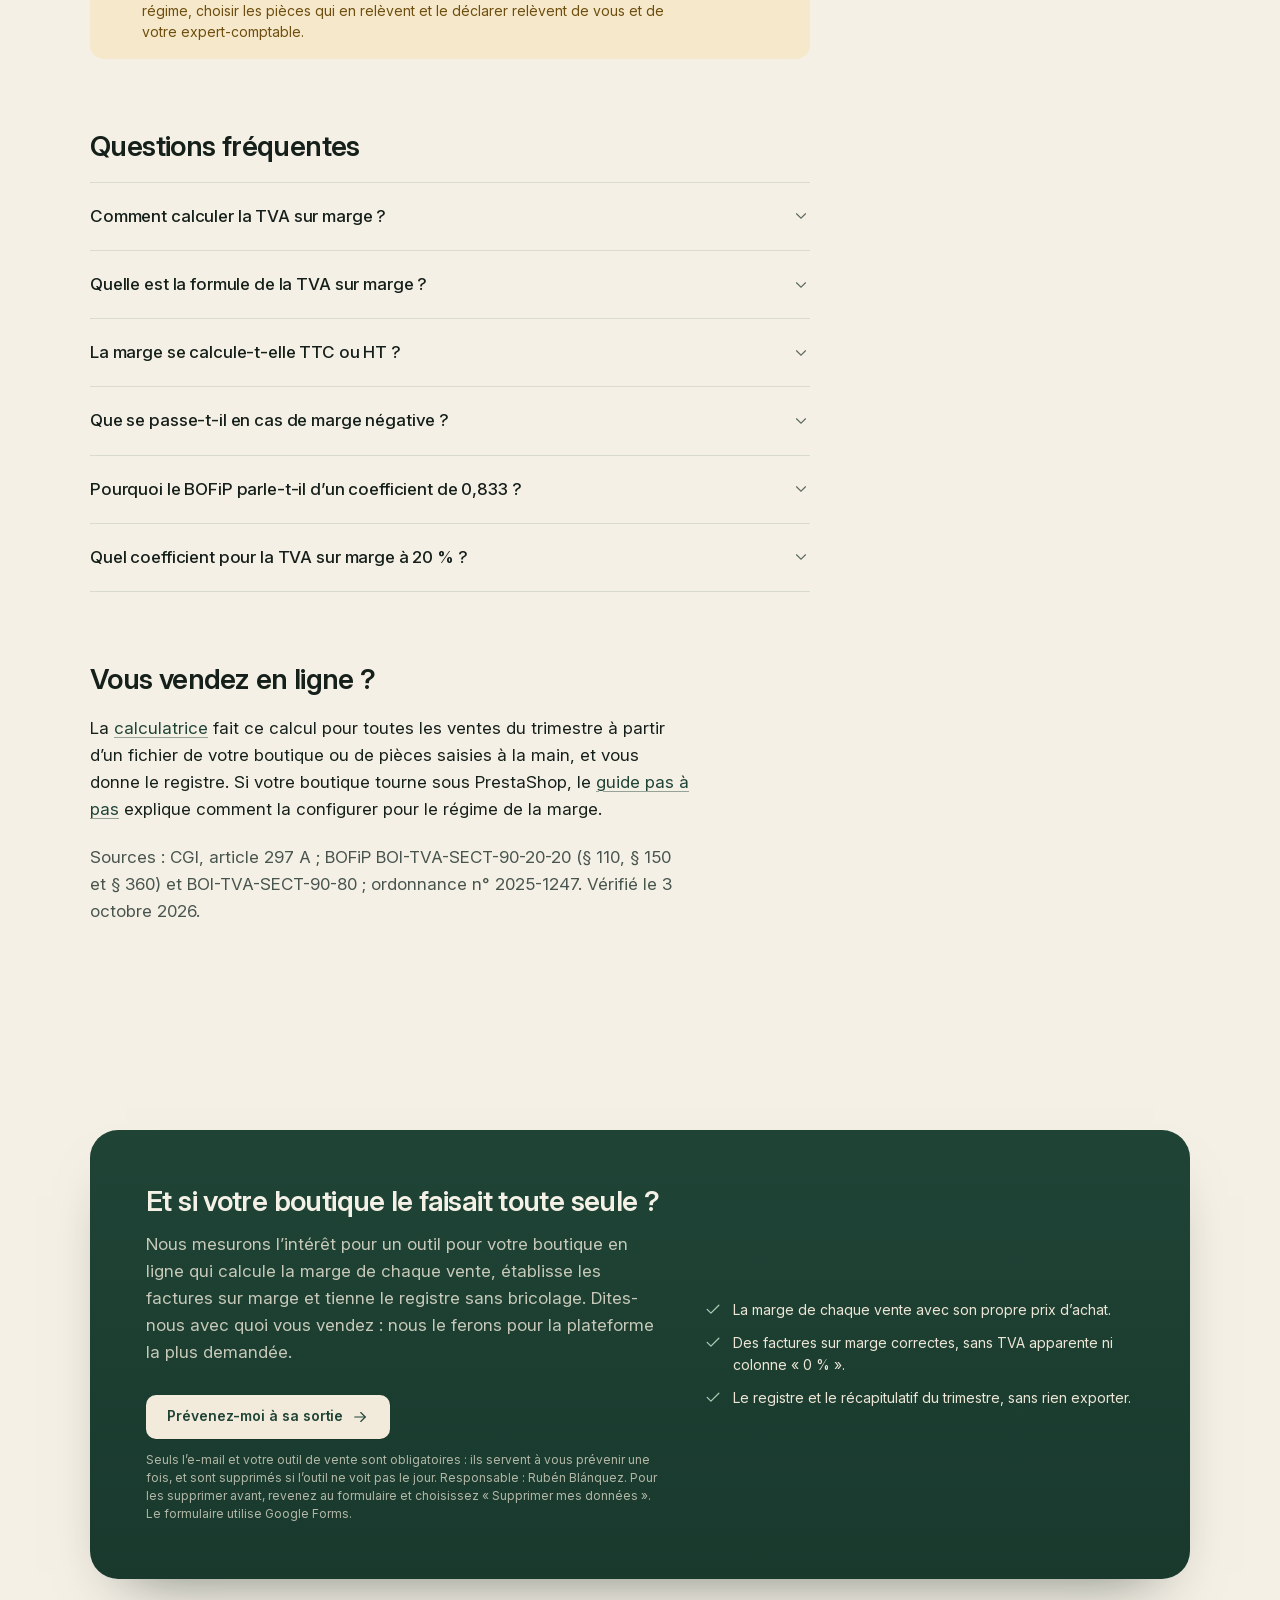
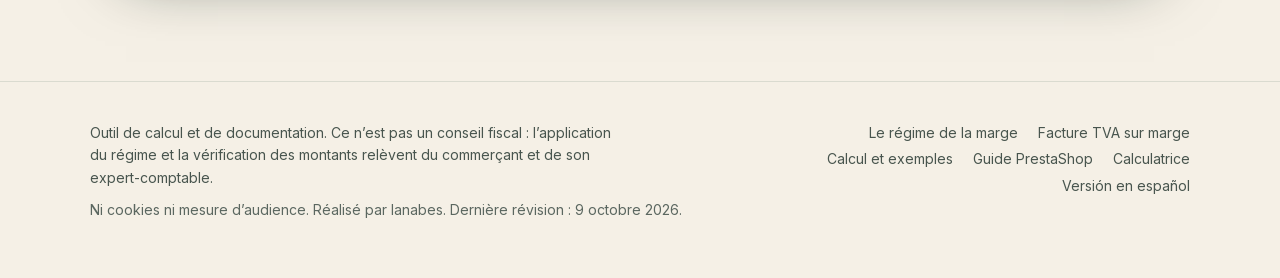
<file: fr/calcul-tva-sur-marge/index.html>
<!doctype html>
<html lang="fr">
<head>
<meta charset="utf-8">
<meta name="viewport" content="width=device-width, initial-scale=1, viewport-fit=cover">
<title>Calcul de la TVA sur marge : formule et exemples</title>
<meta name="description" content="Comment calculer la TVA sur marge des biens d’occasion pas à pas : la formule, des exemples avec marge positive et négative, un trimestre complet et le tableau des coefficients du BOFiP (0,833, 0,909, 0,948). Simulateur pour tester vos montants.">
<link rel="canonical" href="https://lanabes.github.io/rebu-prestashop/fr/calcul-tva-sur-marge/">
<link rel="alternate" hreflang="fr" href="https://lanabes.github.io/rebu-prestashop/fr/calcul-tva-sur-marge/">
<link rel="alternate" hreflang="es" href="https://lanabes.github.io/rebu-prestashop/iva-rebu-ejemplo/">
<meta name="theme-color" content="#F5F0E6" media="(prefers-color-scheme: light)">
<meta name="theme-color" content="#0F1512" media="(prefers-color-scheme: dark)">
<meta property="og:type" content="article">
<meta property="og:locale" content="fr_FR">
<meta property="og:site_name" content="TVA sur marge · biens d’occasion">
<meta property="og:title" content="Calcul de la TVA sur marge : formule et exemples">
<meta property="og:description" content="La formule avec des chiffres : une pièce, une vente à perte et un trimestre complet. Avec un calcul pas à pas pour tester les vôtres.">
<meta property="og:url" content="https://lanabes.github.io/rebu-prestashop/fr/calcul-tva-sur-marge/">
<meta property="og:image" content="https://lanabes.github.io/rebu-prestashop/img/og-fr.png">
<meta property="og:image:width" content="1200">
<meta property="og:image:height" content="630">
<meta name="twitter:card" content="summary_large_image">
<link rel="icon" href="../../favicon.svg" type="image/svg+xml">
<link rel="preload" href="../../assets/fonts/inter-latin.woff2" as="font" type="font/woff2" crossorigin>
<link rel="stylesheet" href="../../assets/site.css">
<script type="application/ld+json">
{
  "@context": "https://schema.org",
  "@graph": [
    {
      "@type": "Article",
      "headline": "Calcul de la TVA sur marge : formule et exemples",
      "inLanguage": "fr",
      "url": "https://lanabes.github.io/rebu-prestashop/fr/calcul-tva-sur-marge/",
      "datePublished": "2026-10-03",
      "dateModified": "2026-10-09",
      "author": { "@type": "Organization", "name": "lanabes" },
      "about": ["Régime de la marge", "TVA", "Biens d’occasion"]
    },
    {
      "@type": "FAQPage",
      "mainEntity": [
        { "@type": "Question", "name": "Comment calculer la TVA sur marge ?", "acceptedAnswer": { "@type": "Answer", "text": "En trois étapes. Marge TTC = prix de vente − prix d’achat. Base HT = marge TTC divisée par 1 + taux (1,20 au taux normal). TVA = base HT × taux. Une pièce achetée 300 € et revendue 450 € donne une marge de 150 €, une base de 125 € et une TVA de 25 €." } },
        { "@type": "Question", "name": "Quelle est la formule de la TVA sur marge ?", "acceptedAnswer": { "@type": "Answer", "text": "TVA = (prix de vente − prix d’achat) / (1 + taux) × taux. Au taux normal de 20 %, cela revient à (vente − achat) / 1,20 × 20 %, soit un sixième de la marge TTC." } },
        { "@type": "Question", "name": "La marge se calcule-t-elle TTC ou HT ?", "acceptedAnswer": { "@type": "Answer", "text": "La marge se calcule d’abord TTC : prix de vente TVA comprise moins prix d’achat. On en retire ensuite la TVA qu’elle contient pour obtenir la base HT, sur laquelle on applique le taux." } },
        { "@type": "Question", "name": "Que se passe-t-il en cas de marge négative ?", "acceptedAnswer": { "@type": "Answer", "text": "En cas de vente à perte, la base est nulle : il n’y a pas de TVA sur cette vente. Cette perte ne s’impute pas sur les autres ventes (BOFiP BOI-TVA-SECT-90-20-20, § 110)." } },
        { "@type": "Question", "name": "Pourquoi le BOFiP parle-t-il d’un coefficient de 0,833 ?", "acceptedAnswer": { "@type": "Answer", "text": "Diviser par 1,20 revient à multiplier par 0,8333… Le BOFiP (BOI-TVA-SECT-90-20-20, § 150) ramène la marge hors taxe avec le coefficient arrondi 0,833 ; l’écart avec la division exacte est de quelques centimes au plus." } },
        { "@type": "Question", "name": "Quel coefficient pour la TVA sur marge à 20 % ?", "acceptedAnswer": { "@type": "Answer", "text": "Multipliez la marge TTC par 0,833 pour obtenir la base HT (coefficient du BOFiP), ou par 0,1667 pour obtenir directement la TVA. À 10 % : 0,909 et 0,0909. À 5,5 % : 0,948 et 0,0521 (BOFiP BOI-TVA-SECT-90-20-20, § 150, pour la base HT)." } }
      ]
    }
  ]
}
</script>
</head>
<body>
<a class="skip" href="#contenu">Aller au contenu</a>

<header class="top">
  <div class="wrap">
    <a class="brand" href="../" aria-label="TVA sur marge, biens d’occasion : accueil">
      <svg viewBox="0 0 1000 1000" aria-hidden="true"><rect width="1000" height="1000" rx="220" fill="#1F4436"/><path d="M439 175h122q14 0 22 11.5l155.5 222.1Q750 425 750 445v335q0 45-45 45H295q-45 0-45-45V445q0-20 11.5-36.4L417 186.5q8-11.5 22-11.5Z" fill="#F2EBDC"/><circle cx="500" cy="237.5" r="37.5" fill="#1F4436"/><rect x="350" y="500" width="300" height="75" rx="37.5" fill="#1F4436"/><rect x="350" y="650" width="175" height="75" rx="37.5" fill="#1F4436"/></svg>
      TVA sur marge <span>biens d’occasion</span>
    </a>
    <nav class="nav" aria-label="Principal">
      <a href="../facture-tva-sur-marge/">Facture</a>
      <a href="../#guide" class="hide-sm">PrestaShop</a>
      <a href="../calculatrice/">Calculatrice</a>
      <a href="../../iva-rebu-ejemplo/" class="lang" hreflang="es" lang="es" aria-label="Versión en español">ES</a>
    </nav>
  </div>
</header>

<main id="contenu">
  <section class="calc-head">
    <div class="wrap">
      <h1>Calcul de la TVA sur marge&nbsp;: formule et exemples</h1>
      <p class="lead">Le régime de la marge des biens d’occasion, chiffres à l’appui&nbsp;: une pièce, une vente à perte et un trimestre complet. Et un calcul pas à pas pour tester les vôtres.</p>
      <p class="answer"><svg class="i" aria-hidden="true"><use href="../../assets/icons.svg#info"/></svg><span><strong>En une phrase&nbsp;:</strong> vous retirez le prix d’achat du prix de vente&nbsp;; de cette marge, vous retirez la TVA qu’elle contient déjà (au taux normal, en divisant par 1,20), et la TVA à déclarer est 20&nbsp;% de ce qui reste.</span></p>
    </div>
  </section>

  <section class="wrap" aria-labelledby="walk-t">
    <div class="walk" id="walk">
      <div class="walk-in">
        <h2 id="walk-t">Essayez avec vos montants</h2>
        <p>Modifiez les montants et suivez chaque étape avec vos chiffres.</p>
        <div class="walk-field">
          <label for="w-buy">Prix d’achat</label>
          <span class="money"><input id="w-buy" inputmode="decimal" autocomplete="off" value="300" aria-describedby="w-err"><span aria-hidden="true">€</span></span>
        </div>
        <div class="walk-field">
          <label for="w-sell">Prix de vente (TTC)</label>
          <span class="money"><input id="w-sell" inputmode="decimal" autocomplete="off" value="450" aria-describedby="w-err"><span aria-hidden="true">€</span></span>
        </div>
        <div class="walk-field">
          <span id="w-rate-l">Taux de TVA du bien</span>
          <div class="segmented" role="group" aria-labelledby="w-rate-l">
            <button type="button" data-rate="20" aria-pressed="true">20&nbsp;%</button>
            <button type="button" data-rate="10" aria-pressed="false">10&nbsp;%</button>
            <button type="button" data-rate="5.5" aria-pressed="false">5,5&nbsp;%</button>
          </div>
        </div>
        <div class="walk-field">
          <span id="w-ex-l">Ou chargez un exemple</span>
          <div class="chips" role="group" aria-labelledby="w-ex-l">
            <button type="button" data-buy="300" data-sell="450" data-rate="20" aria-pressed="true">Pièce avec marge</button>
            <button type="button" data-buy="200" data-sell="150" data-rate="20" aria-pressed="false">Vendue à perte</button>
            <button type="button" data-buy="12" data-sell="30" data-rate="20" aria-pressed="false">Petit objet</button>
          </div>
        </div>
        <p class="walk-err" id="w-err" role="alert" hidden></p>
      </div>

      <div class="walk-out">
        <h3>Le calcul, étape par étape</h3>
        <ol class="walk-steps">
          <li><span class="n" aria-hidden="true">1</span><div><b>Marge TTC</b><span class="f" id="w-f1">450,00 − 300,00</span></div><output id="w-r1" for="w-buy w-sell">150,00 €</output></li>
          <li><span class="n" aria-hidden="true">2</span><div><b>Base HT</b><span class="f" id="w-f2">150,00 / 1,20</span></div><output id="w-r2">125,00 €</output></li>
          <li class="total"><span class="n" aria-hidden="true">3</span><div><b>TVA à déclarer</b><span class="f" id="w-f3">125,00 × 20&nbsp;%</span></div><output id="w-r3" aria-live="polite">25,00 €</output></li>
        </ol>
        <p class="walk-neg" id="w-neg" hidden>Cette perte ne s’impute pas sur les autres ventes.</p>
        <div class="walk-compare" aria-label="Comparaison">
          <div class="walk-bar"><span>TVA sur le prix total</span><b id="w-full">75,00 €</b><i id="w-full-bar" style="--w:100%"></i></div>
          <div class="walk-bar rebu"><span>TVA sur la marge</span><b id="w-rebu">25,00 €</b><i id="w-rebu-bar" style="--w:33.33%"></i></div>
        </div>
      </div>
    </div>
    <aside class="nudge" data-nudge hidden aria-label="Prévenez-moi">
      <p><b>Et si votre boutique faisait ce calcul toute seule, vente par vente ?</b><span>Nous mesurons l’intérêt pour un outil qui calculerait la marge de chaque vente et vous donnerait le trimestre tout fait. Si cela vous intéresse, inscrivez-vous : nous vous préviendrons une seule fois s’il sort.</span></p>
      <a class="btn btn-sm" data-nudge-link href="#" target="_blank" rel="noopener">Prévenez-moi <svg class="i" aria-hidden="true"><use href="../../assets/icons.svg#arrow-right"/></svg><span class="sr-only"> (s’ouvre dans un nouvel onglet)</span></a>
    </aside>
  </section>

  <section class="section">
    <div class="wrap">
      <article class="prose">
        <h2 id="formule">La formule, en trois étapes</h2>
        <ol>
          <li><strong>Marge TTC</strong> = prix de vente − prix d’achat. C’est cette différence qui sert de base au régime de la marge (article 297 A du CGI), et elle contient encore la TVA.</li>
          <li><strong>Base HT</strong> = marge TTC / (1 + taux). Au taux normal, la marge divisée par 1,20. La marge contient déjà la TVA&nbsp;: cette étape la retire.</li>
          <li><strong>TVA à déclarer</strong> = base HT × taux.</li>
        </ol>
        <p>Le BOFiP (BOI-TVA-SECT-90-20-20, §&nbsp;150) ramène la marge hors taxe avec le coefficient arrondi <strong>0,833</strong>, qui correspond à la division par 1,20. L’écart avec la division exacte est de quelques centimes au plus&nbsp;; la calculatrice fait la division exacte.</p>
        <div class="note" role="note">
          <svg class="i" aria-hidden="true"><use href="../../assets/icons.svg#alert"/></svg>
          <div><p><strong>L’erreur la plus courante&nbsp;: appliquer 20&nbsp;% directement à la marge.</strong> Avec 150&nbsp;€ de marge, on obtient 30,00&nbsp;€ au lieu de 25,00&nbsp;€&nbsp;: c’est calculer de la TVA aussi sur la TVA que la marge contient déjà.</p></div>
        </div>

        <h2 id="coefficients">Tableau des coefficients de conversion</h2>
        <p>Pour aller plus vite, on multiplie la marge TTC par un coefficient au lieu de diviser&nbsp;: base HT = marge TTC × coef. base HT, et TVA à déclarer = marge TTC × coef. TVA.</p>
        <div class="table-wrap">
          <table class="data">
            <caption class="sr-only">Coefficients de conversion de la marge TTC selon le taux</caption>
            <thead><tr><th scope="col">Taux</th><th scope="col" class="r">Coef. base HT (BOFiP)</th><th scope="col" class="r">Coef. TVA</th><th scope="col" class="r opt">Pour 150&nbsp;€ de marge</th></tr></thead>
            <tbody>
              <tr><td>20&nbsp;%</td><td class="r">0,833</td><td class="r">0,1667</td><td class="r opt">125,00&nbsp;€ · TVA 25,00&nbsp;€</td></tr>
              <tr><td>10&nbsp;%</td><td class="r">0,909</td><td class="r">0,0909</td><td class="r opt">136,36&nbsp;€ · TVA 13,64&nbsp;€</td></tr>
              <tr><td>5,5&nbsp;%</td><td class="r">0,948</td><td class="r">0,0521</td><td class="r opt">142,18&nbsp;€ · TVA 7,82&nbsp;€</td></tr>
            </tbody>
          </table>
        </div>
        <p>Les coefficients sont 100&nbsp;/&nbsp;(100&nbsp;+&nbsp;taux) et taux&nbsp;/&nbsp;(100&nbsp;+&nbsp;taux). Le BOFiP publie les coefficients de la base HT arrondis à trois décimales&nbsp;: <strong>0,833</strong> à 20&nbsp;%, <strong>0,909</strong> à 10&nbsp;% et <strong>0,948</strong> à 5,5&nbsp;% (BOI-TVA-SECT-90-20-20, §&nbsp;150). Ceux de la colonne «&nbsp;Coef. TVA&nbsp;» sont le calcul exact, pas un barème officiel. Les montants de la dernière colonne sont calculés sans arrondir le coefficient, comme dans la calculatrice.</p>

        <h2 id="exemple-1">Exemple 1&nbsp;: une pièce avec marge</h2>
        <p>Vous achetez un appareil photo 300&nbsp;€ à un particulier et le revendez 450&nbsp;€, au taux normal de 20&nbsp;%.</p>
        <dl class="example" aria-label="Exemple au taux de 20&nbsp;%">
          <div><dt>Achetée</dt><dd>300,00 €</dd></div>
          <div><dt>Revendue</dt><dd>450,00 €</dd></div>
          <div><dt>Marge TTC</dt><dd>150,00 €<span class="op">450 − 300</span></dd></div>
          <div><dt>Base HT</dt><dd>125,00 €<span class="op">150 / 1,20</span></dd></div>
          <div class="hl"><dt>TVA à déclarer</dt><dd>25,00 €<span class="op">125 × 20&nbsp;%</span></dd></div>
        </dl>
        <p>Sur la facture, seul le prix figure&nbsp;: 450&nbsp;€, avec la mention du régime et sans TVA apparente. Avec la TVA sur le prix total, ce serait 75,00&nbsp;€. <a href="../facture-tva-sur-marge/">À quoi ressemble cette facture, avec un modèle à remplir</a>.</p>

        <h2 id="exemple-2">Exemple 2&nbsp;: une vente à perte</h2>
        <p>Une lampe achetée 200&nbsp;€ finit par partir à 150&nbsp;€.</p>
        <dl class="example" aria-label="Exemple avec marge négative">
          <div><dt>Achetée</dt><dd>200,00 €</dd></div>
          <div><dt>Revendue</dt><dd>150,00 €</dd></div>
          <div><dt>Marge TTC</dt><dd class="neg">−50,00 €<span class="op">150 − 200</span></dd></div>
          <div><dt>Base HT</dt><dd>0,00 €<span class="op">marge négative</span></dd></div>
          <div class="hl"><dt>TVA à déclarer</dt><dd>0,00 €</dd></div>
        </dl>
        <p>En cas de vente à perte, la base est nulle et <strong>ne s’impute pas sur les autres ventes</strong> (BOFiP BOI-TVA-SECT-90-20-20, §&nbsp;110). La perte ne réduit donc pas la TVA due sur les autres pièces du trimestre.</p>

        <h2 id="exemple-3">Exemple 3&nbsp;: un trimestre complet</h2>
        <p>Quatre ventes d’une boutique d’occasion sur un trimestre, toutes au taux normal. La lampe est partie à perte.</p>
        <div class="table-wrap">
          <table class="data">
            <caption class="sr-only">Ventes du trimestre d’exemple</caption>
            <thead><tr><th scope="col">Pièce</th><th scope="col" class="r">Achat</th><th scope="col" class="r">Vente</th><th scope="col" class="r">Marge</th><th scope="col" class="r">Base HT</th></tr></thead>
            <tbody>
              <tr><td>Veste en cuir vintage</td><td class="r">40,00 €</td><td class="r">95,00 €</td><td class="r">55,00 €</td><td class="r">45,83 €</td></tr>
              <tr><td>iPhone 12 reconditionné</td><td class="r">180,00 €</td><td class="r">260,00 €</td><td class="r">80,00 €</td><td class="r">66,67 €</td></tr>
              <tr><td>Lampe en laiton</td><td class="r">120,00 €</td><td class="r">100,00 €</td><td class="r neg">−20,00 €</td><td class="r">0,00 €</td></tr>
              <tr><td>Montre mécanique</td><td class="r">60,00 €</td><td class="r">110,00 €</td><td class="r">50,00 €</td><td class="r">41,67 €</td></tr>
            </tbody>
          </table>
        </div>
        <dl class="quarter" aria-label="Récapitulatif du trimestre">
          <div><dt>Au taux de 20&nbsp;% · 4 ventes</dt><dd><span>Base HT <strong>154,17 €</strong></span><span>TVA <strong>30,83 €</strong></span></dd></div>
        </dl>
        <p>La lampe apporte une base nulle et ne retranche rien. Les opérations de chaque régime se suivent en comptabilité séparément et par taux (BOFiP BOI-TVA-SECT-90-80)&nbsp;: la calculatrice donne la base HT et la TVA du trimestre par taux.</p>
        <p class="ctas-inline"><a class="btn" href="../calculatrice/">Calculer mon trimestre <svg class="i" aria-hidden="true"><use href="../../assets/icons.svg#arrow-right"/></svg></a></p>

        <h2 id="prix-achat">Des pièces identiques achetées à des prix différents</h2>
        <p>La marge se calcule pièce par pièce&nbsp;: chaque vente reprend le prix d’achat de cette pièce-là, pas une moyenne. Trois téléphones identiques achetés 150, 170 et 190&nbsp;€ ont chacun leur marge. D’où l’intérêt de rattacher chaque pièce à son justificatif d’achat, et de pouvoir corriger le prix d’achat vente par vente dans la calculatrice.</p>

        <h2 id="occasion">Vêtements, téléphones, pièces d’occasion&nbsp;: le même calcul</h2>
        <p>La formule est la même pour tous les biens d’occasion. Ce qui décide si une pièce peut relever du régime de la marge, ce n’est pas sa nature mais <strong>la personne qui vous l’a vendue</strong> (article 297 A du CGI). Les objets d’art, de collection et d’antiquité ont leur propre mention sur la facture.</p>

        <h2 id="declaration">Et la déclaration&nbsp;?</h2>
        <p>La calculatrice vous donne, par taux, la base HT et la TVA du trimestre, et un registre pièce par pièce. Pour savoir sur quelle ligne de votre déclaration (CA3 ou CA12) reporter chaque montant, voyez avec votre expert-comptable&nbsp;: nous ne l’indiquons pas tant que nous n’avons pas la source officielle.</p>
        <div class="note" role="note">
          <svg class="i" aria-hidden="true"><use href="../../assets/icons.svg#info"/></svg>
          <div><p><strong>Les références changent le 1<sup>er</sup> janvier 2027.</strong> L’ordonnance n°&nbsp;2025-1247 transfère la TVA du CGI vers le code des impositions sur les biens et services, avec une nouvelle numérotation. Le calcul, lui, ne change pas.</p></div>
        </div>

        <div class="note warn" role="note">
          <svg class="i" aria-hidden="true"><use href="../../assets/icons.svg#alert"/></svg>
          <div><p><strong>Cette page explique le calcul&nbsp;; ce n’est pas un conseil fiscal.</strong> Appliquer le régime, choisir les pièces qui en relèvent et le déclarer relèvent de vous et de votre expert-comptable.</p></div>
        </div>

        <h2 id="questions">Questions fréquentes</h2>
        <div class="faq">
          <details>
            <summary>Comment calculer la TVA sur marge&nbsp;?<svg class="chev" viewBox="0 0 24 24" fill="none" stroke="currentColor" stroke-width="1.5" stroke-linecap="round" aria-hidden="true"><path d="m6 9 6 6 6-6"/></svg></summary>
            <div class="a"><p>En trois étapes. Marge TTC = prix de vente − prix d’achat. Base HT = marge TTC divisée par 1 + taux (1,20 au taux normal). TVA = base HT × taux. Une pièce achetée 300&nbsp;€ et revendue 450&nbsp;€ donne une marge de 150&nbsp;€, une base de 125&nbsp;€ et une TVA de 25&nbsp;€.</p></div>
          </details>
          <details>
            <summary>Quelle est la formule de la TVA sur marge&nbsp;?<svg class="chev" viewBox="0 0 24 24" fill="none" stroke="currentColor" stroke-width="1.5" stroke-linecap="round" aria-hidden="true"><path d="m6 9 6 6 6-6"/></svg></summary>
            <div class="a"><p>TVA = (prix de vente − prix d’achat) / (1 + taux) × taux. Au taux normal de 20&nbsp;%, cela revient à (vente − achat) / 1,20 × 20&nbsp;%, soit un sixième de la marge TTC.</p></div>
          </details>
          <details>
            <summary>La marge se calcule-t-elle TTC ou HT&nbsp;?<svg class="chev" viewBox="0 0 24 24" fill="none" stroke="currentColor" stroke-width="1.5" stroke-linecap="round" aria-hidden="true"><path d="m6 9 6 6 6-6"/></svg></summary>
            <div class="a"><p>La marge se calcule d’abord TTC&nbsp;: prix de vente TVA comprise moins prix d’achat. On en retire ensuite la TVA qu’elle contient pour obtenir la base HT, sur laquelle on applique le taux.</p></div>
          </details>
          <details>
            <summary>Que se passe-t-il en cas de marge négative&nbsp;?<svg class="chev" viewBox="0 0 24 24" fill="none" stroke="currentColor" stroke-width="1.5" stroke-linecap="round" aria-hidden="true"><path d="m6 9 6 6 6-6"/></svg></summary>
            <div class="a"><p>En cas de vente à perte, la base est nulle&nbsp;: il n’y a pas de TVA sur cette vente. Cette perte ne s’impute pas sur les autres ventes (BOFiP BOI-TVA-SECT-90-20-20, §&nbsp;110).</p></div>
          </details>
          <details>
            <summary>Pourquoi le BOFiP parle-t-il d’un coefficient de 0,833&nbsp;?<svg class="chev" viewBox="0 0 24 24" fill="none" stroke="currentColor" stroke-width="1.5" stroke-linecap="round" aria-hidden="true"><path d="m6 9 6 6 6-6"/></svg></summary>
            <div class="a"><p>Diviser par 1,20 revient à multiplier par 0,8333… Le BOFiP (BOI-TVA-SECT-90-20-20, §&nbsp;150) ramène la marge hors taxe avec le coefficient arrondi 0,833&nbsp;; l’écart avec la division exacte est de quelques centimes au plus.</p></div>
          </details>
          <details>
            <summary>Quel coefficient pour la TVA sur marge à 20&nbsp;%&nbsp;?<svg class="chev" viewBox="0 0 24 24" fill="none" stroke="currentColor" stroke-width="1.5" stroke-linecap="round" aria-hidden="true"><path d="m6 9 6 6 6-6"/></svg></summary>
            <div class="a"><p>Multipliez la marge TTC par 0,833 pour obtenir la base HT (coefficient du BOFiP), ou par 0,1667 pour obtenir directement la TVA. À 10&nbsp;%&nbsp;: 0,909 et 0,0909. À 5,5&nbsp;%&nbsp;: 0,948 et 0,0521 (BOFiP BOI-TVA-SECT-90-20-20, §&nbsp;150, pour la base HT).</p></div>
          </details>
        </div>

        <h2 id="boutique">Vous vendez en ligne&nbsp;?</h2>
        <p>La <a href="../calculatrice/">calculatrice</a> fait ce calcul pour toutes les ventes du trimestre à partir d’un fichier de votre boutique ou de pièces saisies à la main, et vous donne le registre. Si votre boutique tourne sous PrestaShop, le <a href="../#guide">guide pas à pas</a> explique comment la configurer pour le régime de la marge.</p>
        <p class="muted">Sources&nbsp;: CGI, article 297 A&nbsp;; BOFiP BOI-TVA-SECT-90-20-20 (§&nbsp;110, §&nbsp;150 et §&nbsp;360) et BOI-TVA-SECT-90-80&nbsp;; ordonnance n°&nbsp;2025-1247. Vérifié le 3 octobre 2026.</p>
      </article>
    </div>
  </section>

  <section class="section" id="modulo" aria-labelledby="modulo-t" hidden>
    <div class="wrap">
      <div class="waitlist">
        <div>
          <h2 id="modulo-t">Et si votre boutique le faisait toute seule&nbsp;?</h2>
          <p>Nous mesurons l’intérêt pour un outil pour votre boutique en ligne qui calcule la marge de chaque vente, établisse les factures sur marge et tienne le registre sans bricolage. Dites-nous avec quoi vous vendez&nbsp;: nous le ferons pour la plateforme la plus demandée.</p>
          <a class="btn" id="waitlist-link" href="#" rel="noopener">Prévenez-moi à sa sortie <svg class="i" aria-hidden="true"><use href="../../assets/icons.svg#arrow-right"/></svg></a>
          <small>Seuls l’e-mail et votre outil de vente sont obligatoires&nbsp;: ils servent à vous prévenir une fois, et sont supprimés si l’outil ne voit pas le jour. Responsable&nbsp;: Rubén Blánquez. Pour les supprimer avant, revenez au formulaire et choisissez «&nbsp;Supprimer mes données&nbsp;». Le formulaire utilise Google Forms.</small>
        </div>
        <ul>
          <li><svg class="i" aria-hidden="true"><use href="../../assets/icons.svg#check"/></svg>La marge de chaque vente avec son propre prix d’achat.</li>
          <li><svg class="i" aria-hidden="true"><use href="../../assets/icons.svg#check"/></svg>Des factures sur marge correctes, sans TVA apparente ni colonne «&nbsp;0&nbsp;%&nbsp;».</li>
          <li><svg class="i" aria-hidden="true"><use href="../../assets/icons.svg#check"/></svg>Le registre et le récapitulatif du trimestre, sans rien exporter.</li>
        </ul>
      </div>
    </div>
  </section>
</main>

<footer class="foot">
  <div class="wrap">
    <div>
      <p class="disclaimer">Outil de calcul et de documentation. Ce n’est pas un conseil fiscal&nbsp;: l’application du régime et la vérification des montants relèvent du commerçant et de son expert-comptable.</p>
      <p>Ni cookies ni mesure d’audience. Réalisé par lanabes. Dernière révision&nbsp;: 9 octobre 2026.</p>
    </div>
    <nav aria-label="Pied de page">
      <a href="../regime-de-la-marge/">Le régime de la marge</a>
      <a href="../facture-tva-sur-marge/">Facture TVA sur marge</a>
      <a href="./">Calcul et exemples</a>
      <a href="../#guide">Guide PrestaShop</a>
      <a href="../calculatrice/">Calculatrice</a>
      <a href="../../iva-rebu-ejemplo/" hreflang="es" lang="es">Versión en español</a>
    </nav>
  </div>
</footer>

<script src="../../assets/config.js"></script>
<script type="module" src="../../assets/paso.js"></script>
<script type="module" src="../../assets/waitlist.js"></script>
</body>
</html>
</file>
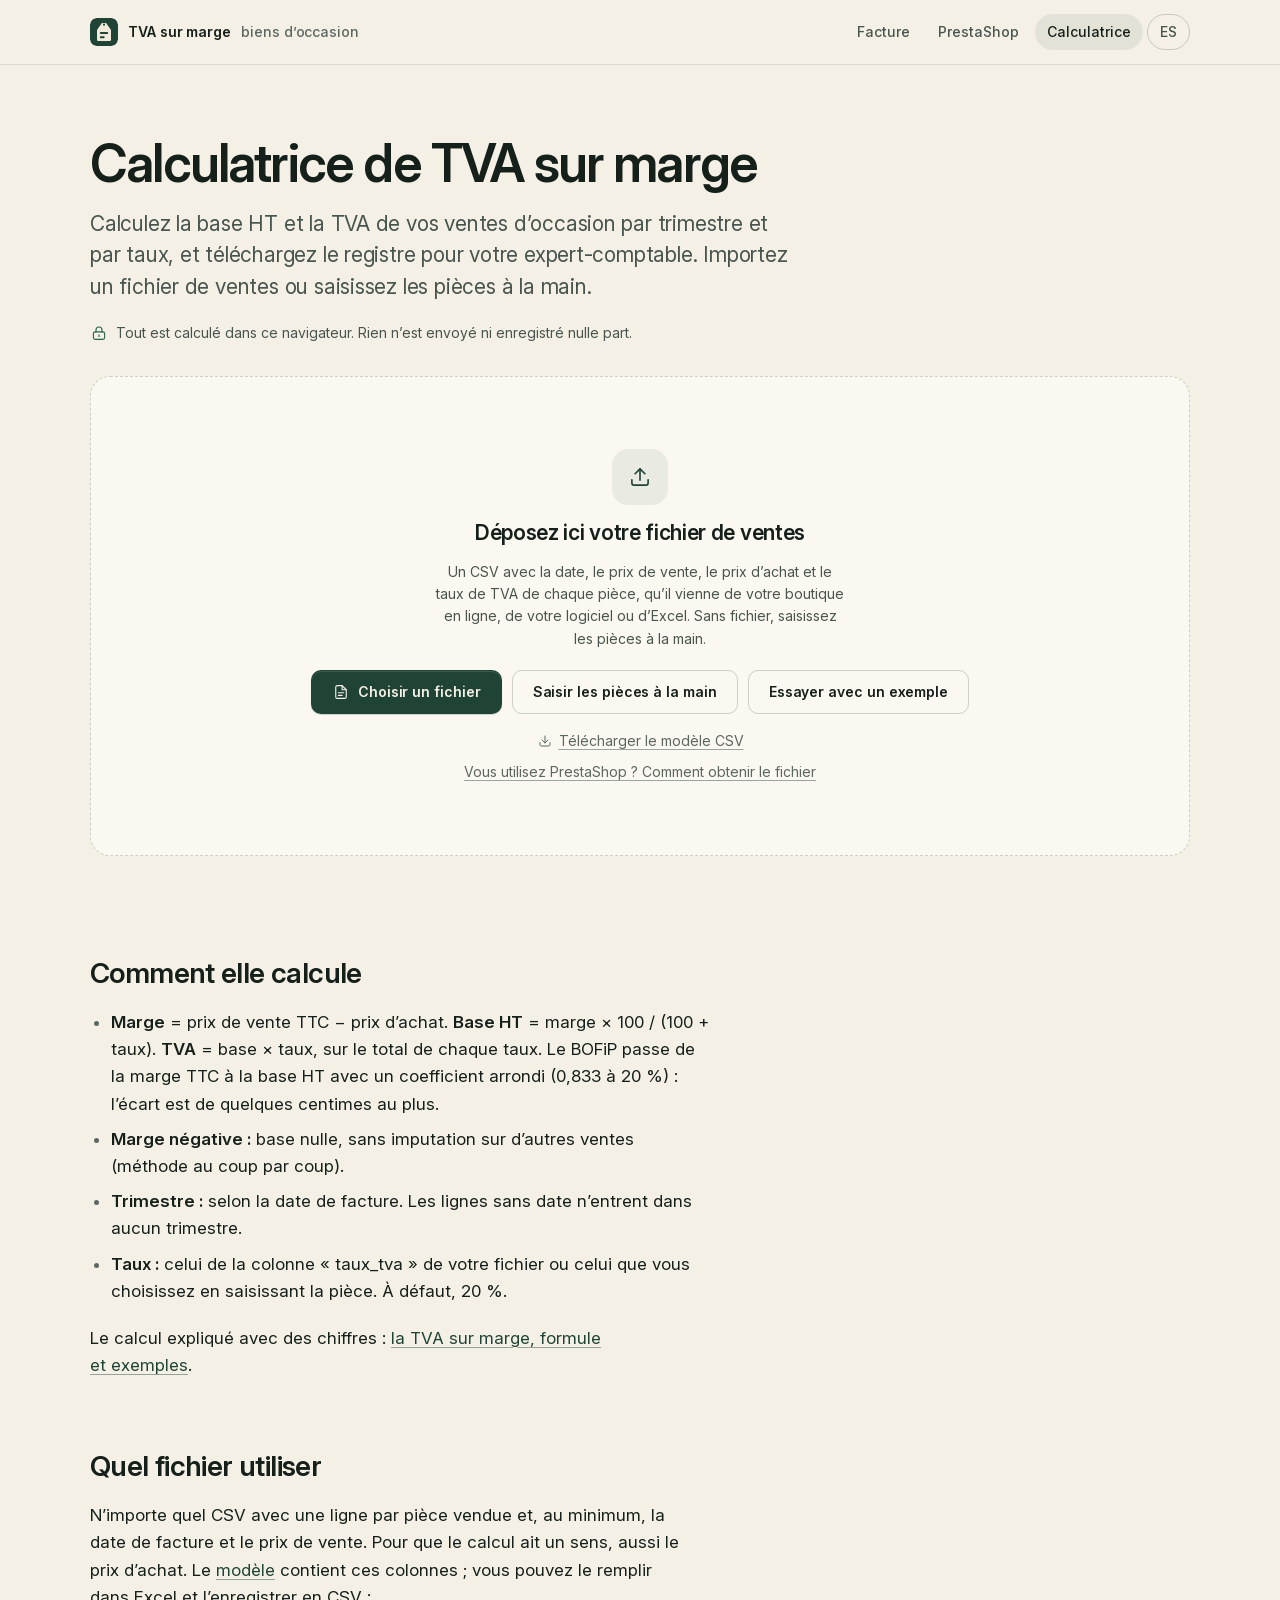
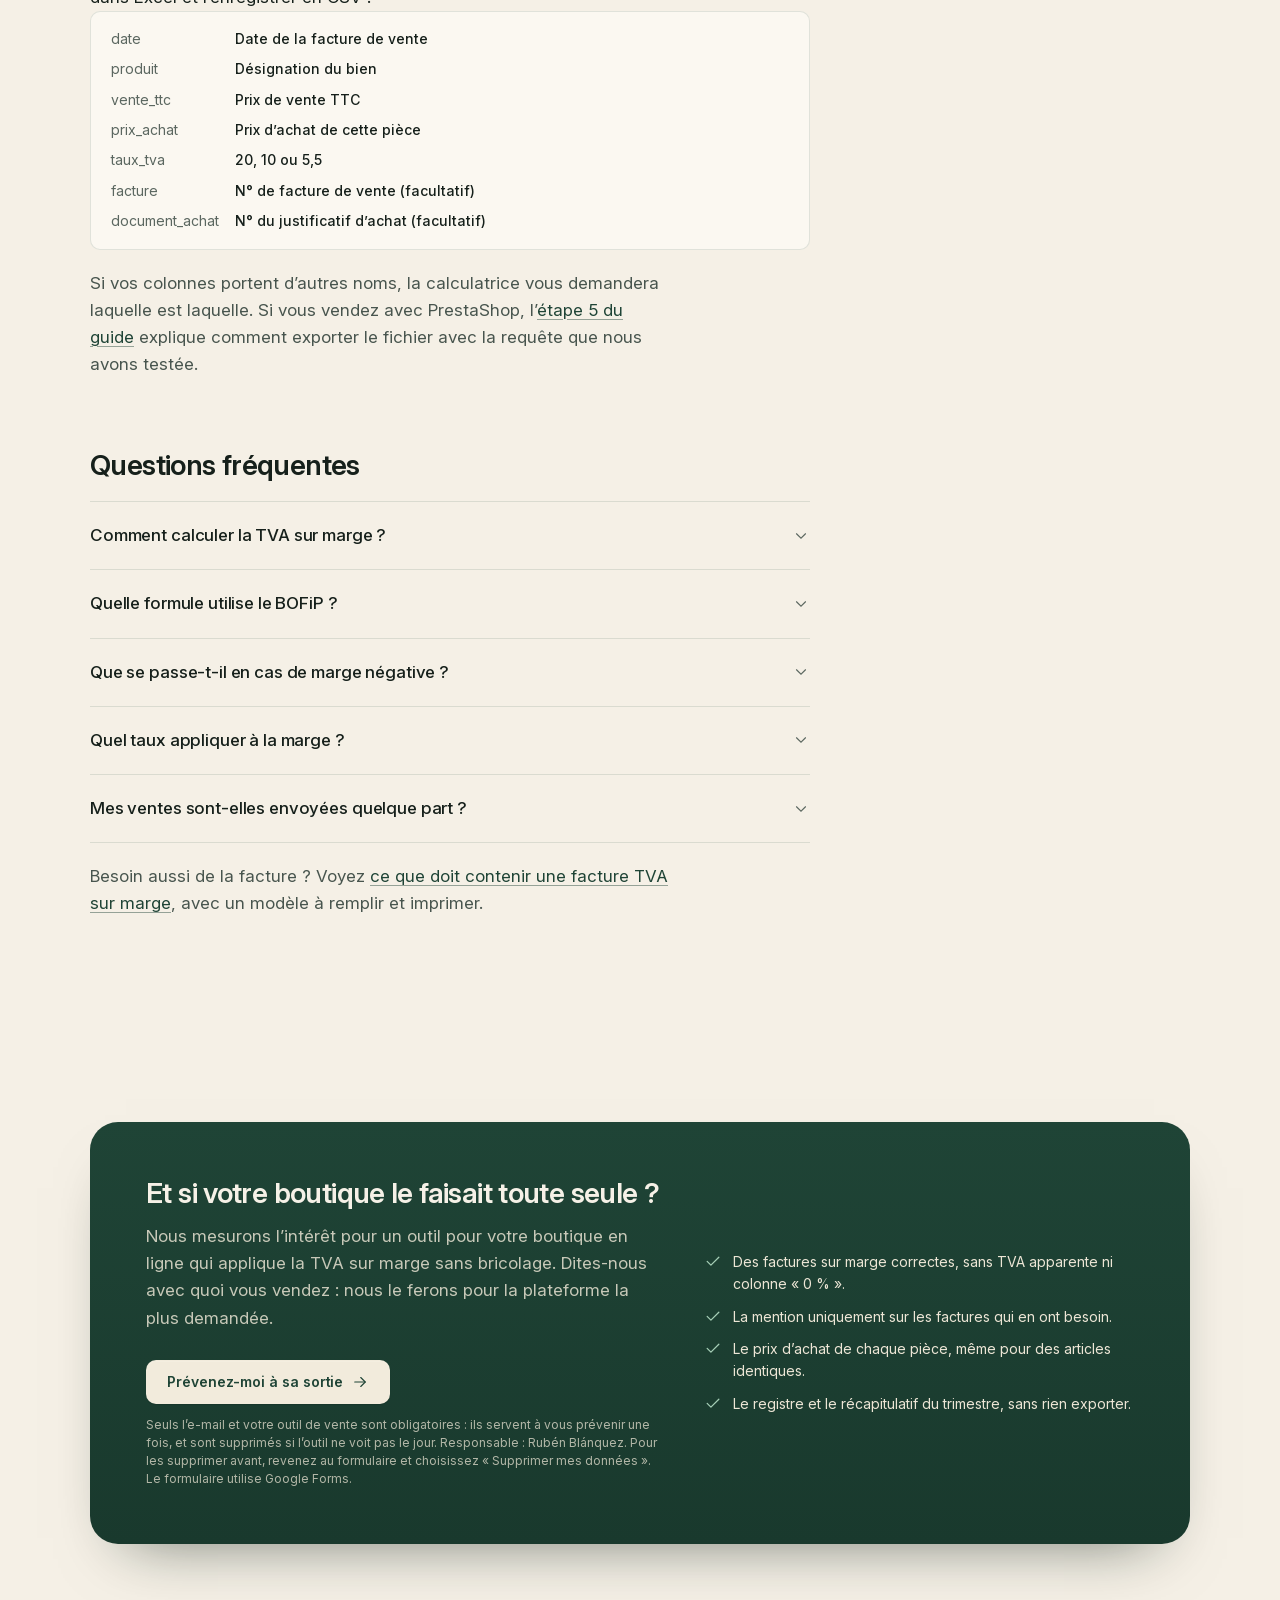
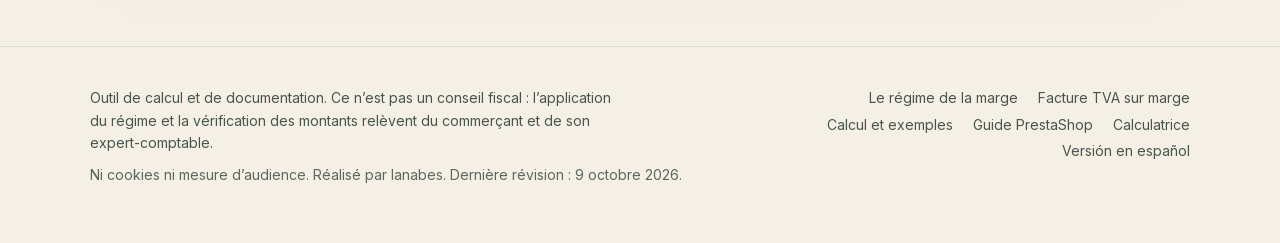
<file: fr/calculatrice/index.html>
<!doctype html>
<html lang="fr">
<head>
<meta charset="utf-8">
<meta name="viewport" content="width=device-width, initial-scale=1, viewport-fit=cover">
<title>Calculatrice de TVA sur marge par trimestre : base HT, TVA et registre</title>
<meta name="description" content="Calculez gratuitement la TVA sur marge de vos ventes d’occasion : base HT et TVA par trimestre et par taux, et le registre prêt pour votre expert-comptable. Importez un CSV ou saisissez les pièces à la main. Vos données ne quittent pas votre ordinateur.">
<link rel="canonical" href="https://lanabes.github.io/rebu-prestashop/fr/calculatrice/">
<link rel="alternate" hreflang="es" href="https://lanabes.github.io/rebu-prestashop/calculadora/">
<link rel="alternate" hreflang="fr" href="https://lanabes.github.io/rebu-prestashop/fr/calculatrice/">
<meta name="theme-color" content="#F5F0E6" media="(prefers-color-scheme: light)">
<meta name="theme-color" content="#0F1512" media="(prefers-color-scheme: dark)">
<meta property="og:type" content="website">
<meta property="og:locale" content="fr_FR">
<meta property="og:site_name" content="TVA sur marge · biens d’occasion">
<meta property="og:title" content="Calculatrice de TVA sur marge par trimestre">
<meta property="og:description" content="Base HT, TVA et registre de vos ventes d’occasion. Gratuit, et vos données ne quittent pas votre ordinateur.">
<meta property="og:url" content="https://lanabes.github.io/rebu-prestashop/fr/calculatrice/">
<meta property="og:image" content="https://lanabes.github.io/rebu-prestashop/img/og-fr.png">
<meta property="og:image:width" content="1200">
<meta property="og:image:height" content="630">
<meta name="twitter:card" content="summary_large_image">
<link rel="icon" href="../../favicon.svg" type="image/svg+xml">
<link rel="preload" href="../../assets/fonts/inter-latin.woff2" as="font" type="font/woff2" crossorigin>
<link rel="stylesheet" href="../../assets/site.css">
<script type="application/ld+json">
{
  "@context": "https://schema.org",
  "@graph": [
    {
      "@type": "WebApplication",
      "name": "Calculatrice de TVA sur marge",
      "url": "https://lanabes.github.io/rebu-prestashop/fr/calculatrice/",
      "inLanguage": "fr",
      "applicationCategory": "FinanceApplication",
      "operatingSystem": "Tout système avec un navigateur",
      "offers": { "@type": "Offer", "price": "0", "priceCurrency": "EUR" },
      "description": "Calcule la base HT et la TVA du régime de la marge des biens d’occasion par trimestre et par taux, à partir d’un CSV ou de pièces saisies à la main, et télécharge le registre. Fonctionne dans le navigateur, sans envoi de données."
    },
    {
      "@type": "FAQPage",
      "mainEntity": [
        { "@type": "Question", "name": "Comment calculer la TVA sur marge ?", "acceptedAnswer": { "@type": "Answer", "text": "La marge est le prix de vente TTC moins le prix d’achat. On la ramène hors taxe en la divisant par 1 + taux (1,20 au taux normal) ; la TVA est la base HT multipliée par le taux. Une pièce achetée 300 € et revendue 450 € donne une marge de 150 €, une base HT de 125 € et une TVA de 25 €." } },
        { "@type": "Question", "name": "Quelle formule utilise le BOFiP ?", "acceptedAnswer": { "@type": "Answer", "text": "Le BOFiP (BOI-TVA-SECT-90-20-20, § 150) ramène la marge TTC hors taxe avec un coefficient arrondi, 0,833 au taux de 20 %. La calculatrice divise exactement par 1,20 : l’écart est de quelques centimes au plus." } },
        { "@type": "Question", "name": "Que se passe-t-il en cas de marge négative ?", "acceptedAnswer": { "@type": "Answer", "text": "Au coup par coup, une vente à perte ne s’impute pas sur les autres ventes (BOFiP BOI-TVA-SECT-90-20-20, § 110) : sa base est nulle. La calculatrice l’applique ainsi et la signale." } },
        { "@type": "Question", "name": "Quel taux appliquer à la marge ?", "acceptedAnswer": { "@type": "Answer", "text": "Le taux dont relève le bien vendu (BOFiP, § 410), et non un taux unique. La calculatrice le lit dans votre fichier ou vous le choisissez pour chaque pièce." } },
        { "@type": "Question", "name": "Mes ventes sont-elles envoyées quelque part ?", "acceptedAnswer": { "@type": "Answer", "text": "Non. La calculatrice lit le fichier et fait les calculs dans votre navigateur. Rien n’est envoyé ni enregistré sur un serveur." } }
      ]
    }
  ]
}
</script>
</head>
<body>
<a class="skip" href="#contenu">Aller au contenu</a>

<header class="top">
  <div class="wrap">
    <a class="brand" href="../../fr/" aria-label="TVA sur marge, biens d’occasion : accueil">
      <svg viewBox="0 0 1000 1000" aria-hidden="true"><rect width="1000" height="1000" rx="220" fill="#1F4436"/><path d="M439 175h122q14 0 22 11.5l155.5 222.1Q750 425 750 445v335q0 45-45 45H295q-45 0-45-45V445q0-20 11.5-36.4L417 186.5q8-11.5 22-11.5Z" fill="#F2EBDC"/><circle cx="500" cy="237.5" r="37.5" fill="#1F4436"/><rect x="350" y="500" width="300" height="75" rx="37.5" fill="#1F4436"/><rect x="350" y="650" width="175" height="75" rx="37.5" fill="#1F4436"/></svg>
      TVA sur marge <span>biens d’occasion</span>
    </a>
    <nav class="nav" aria-label="Principal">
      <a href="../../fr/facture-tva-sur-marge/">Facture</a>
      <a href="../../fr/#guide" class="hide-sm">PrestaShop</a>
      <a href="../../fr/calculatrice/" aria-current="page">Calculatrice</a>
      <a href="../../calculadora/" class="lang" hreflang="es" lang="es" aria-label="Versión en español">ES</a>
    </nav>
  </div>
</header>

<main id="contenu">
  <section class="calc-head">
    <div class="wrap">
      <h1>Calculatrice de TVA sur marge</h1>
      <p class="lead">Calculez la base HT et la TVA de vos ventes d’occasion par trimestre et par taux, et téléchargez le registre pour votre expert-comptable. Importez un fichier de ventes ou saisissez les pièces à la main.</p>
      <p class="assure"><svg class="i" aria-hidden="true"><use href="../../assets/icons.svg#lock"/></svg> Tout est calculé dans ce navigateur. Rien n’est envoyé ni enregistré nulle part.</p>
    </div>
  </section>

  <section class="wrap" id="app" aria-live="polite" data-icons="../../assets/icons.svg" data-sample="../../assets/exemple-commandes.csv" data-template="../../assets/modele-tva-sur-marge.csv" data-guide="../#etape-5">
    <noscript><div class="panel state"><h2>La calculatrice a besoin de JavaScript</h2><p>Activez-le dans votre navigateur pour l’utiliser. Les calculs se font sur votre ordinateur.</p></div></noscript>
  </section>

  <section class="section">
    <div class="wrap">
      <div class="prose">
        <h2>Comment elle calcule</h2>
        <ul>
          <li><strong>Marge</strong> = prix de vente TTC − prix d’achat. <strong>Base HT</strong> = marge × 100 / (100 + taux). <strong>TVA</strong> = base × taux, sur le total de chaque taux. Le BOFiP passe de la marge TTC à la base HT avec un coefficient arrondi (0,833 à 20 %) : l’écart est de quelques centimes au plus.</li>
          <li><strong>Marge négative :</strong> base nulle, sans imputation sur d’autres ventes (méthode au coup par coup).</li>
          <li><strong>Trimestre :</strong> selon la date de facture. Les lignes sans date n’entrent dans aucun trimestre.</li>
          <li><strong>Taux :</strong> celui de la colonne « taux_tva » de votre fichier ou celui que vous choisissez en saisissant la pièce. À défaut, 20 %.</li>
        </ul>
        <p>Le calcul expliqué avec des chiffres : <a href="../calcul-tva-sur-marge/">la TVA sur marge, formule et exemples</a>.</p>

        <h2>Quel fichier utiliser</h2>
        <p>N’importe quel CSV avec une ligne par pièce vendue et, au minimum, la date de facture et le prix de vente. Pour que le calcul ait un sens, aussi le prix d’achat. Le <a href="../../assets/modele-tva-sur-marge.csv" download>modèle</a> contient ces colonnes ; vous pouvez le remplir dans Excel et l’enregistrer en CSV :</p>
        <dl class="fields">
          <dt>date</dt><dd>Date de la facture de vente</dd>
          <dt>produit</dt><dd>Désignation du bien</dd>
          <dt>vente_ttc</dt><dd>Prix de vente TTC</dd>
          <dt>prix_achat</dt><dd>Prix d’achat de cette pièce</dd>
          <dt>taux_tva</dt><dd>20, 10 ou 5,5</dd>
          <dt>facture</dt><dd>N° de facture de vente (facultatif)</dd>
          <dt>document_achat</dt><dd>N° du justificatif d’achat (facultatif)</dd>
        </dl>
        <p class="muted">Si vos colonnes portent d’autres noms, la calculatrice vous demandera laquelle est laquelle. Si vous vendez avec PrestaShop, l’<a href="../#etape-5">étape 5 du guide</a> explique comment exporter le fichier avec la requête que nous avons testée.</p>

        <h2 id="questions">Questions fréquentes</h2>
        <div class="faq">
          <details>
            <summary>Comment calculer la TVA sur marge ?<svg class="chev" viewBox="0 0 24 24" fill="none" stroke="currentColor" stroke-width="1.5" stroke-linecap="round" aria-hidden="true"><path d="m6 9 6 6 6-6"/></svg></summary>
            <div class="a"><p>La marge est le prix de vente TTC moins le prix d’achat. On la ramène hors taxe en la divisant par 1 + taux (1,20 au taux normal) ; la TVA est la base HT multipliée par le taux. Une pièce achetée 300 € et revendue 450 € donne une marge de 150 €, une base HT de 125 € et une TVA de 25 €.</p></div>
          </details>
          <details>
            <summary>Quelle formule utilise le BOFiP ?<svg class="chev" viewBox="0 0 24 24" fill="none" stroke="currentColor" stroke-width="1.5" stroke-linecap="round" aria-hidden="true"><path d="m6 9 6 6 6-6"/></svg></summary>
            <div class="a"><p>Le BOFiP (BOI-TVA-SECT-90-20-20, § 150) ramène la marge TTC hors taxe avec un coefficient arrondi, 0,833 au taux de 20 %. La calculatrice divise exactement par 1,20 : l’écart est de quelques centimes au plus.</p></div>
          </details>
          <details>
            <summary>Que se passe-t-il en cas de marge négative ?<svg class="chev" viewBox="0 0 24 24" fill="none" stroke="currentColor" stroke-width="1.5" stroke-linecap="round" aria-hidden="true"><path d="m6 9 6 6 6-6"/></svg></summary>
            <div class="a"><p>Au coup par coup, une vente à perte ne s’impute pas sur les autres ventes (BOFiP BOI-TVA-SECT-90-20-20, § 110) : sa base est nulle. La calculatrice l’applique ainsi et la signale.</p></div>
          </details>
          <details>
            <summary>Quel taux appliquer à la marge ?<svg class="chev" viewBox="0 0 24 24" fill="none" stroke="currentColor" stroke-width="1.5" stroke-linecap="round" aria-hidden="true"><path d="m6 9 6 6 6-6"/></svg></summary>
            <div class="a"><p>Le taux dont relève le bien vendu (BOFiP, § 410), et non un taux unique. La calculatrice le lit dans votre fichier ou vous le choisissez pour chaque pièce.</p></div>
          </details>
          <details>
            <summary>Mes ventes sont-elles envoyées quelque part ?<svg class="chev" viewBox="0 0 24 24" fill="none" stroke="currentColor" stroke-width="1.5" stroke-linecap="round" aria-hidden="true"><path d="m6 9 6 6 6-6"/></svg></summary>
            <div class="a"><p>Non. La calculatrice lit le fichier et fait les calculs dans votre navigateur. Rien n’est envoyé ni enregistré sur un serveur. Ce site n’utilise ni cookies ni mesure d’audience.</p></div>
          </details>
        </div>
        <p class="muted">Besoin aussi de la facture ? Voyez <a href="../facture-tva-sur-marge/">ce que doit contenir une facture TVA sur marge</a>, avec un modèle à remplir et imprimer.</p>
      </div>
    </div>
  </section>

  <section class="section" id="modulo" aria-labelledby="modulo-t" hidden>
    <div class="wrap">
      <div class="waitlist">
        <div>
          <h2 id="modulo-t">Et si votre boutique le faisait toute seule ?</h2>
          <p>Nous mesurons l’intérêt pour un outil pour votre boutique en ligne qui applique la TVA sur marge sans bricolage. Dites-nous avec quoi vous vendez : nous le ferons pour la plateforme la plus demandée.</p>
          <a class="btn" id="waitlist-link" href="#" rel="noopener">Prévenez-moi à sa sortie <svg class="i" aria-hidden="true"><use href="../../assets/icons.svg#arrow-right"/></svg></a>
          <small>Seuls l’e-mail et votre outil de vente sont obligatoires : ils servent à vous prévenir une fois, et sont supprimés si l’outil ne voit pas le jour. Responsable : Rubén Blánquez. Pour les supprimer avant, revenez au formulaire et choisissez « Supprimer mes données ». Le formulaire utilise Google Forms.</small>
        </div>
        <ul>
          <li><svg class="i" aria-hidden="true"><use href="../../assets/icons.svg#check"/></svg>Des factures sur marge correctes, sans TVA apparente ni colonne « 0 % ».</li>
          <li><svg class="i" aria-hidden="true"><use href="../../assets/icons.svg#check"/></svg>La mention uniquement sur les factures qui en ont besoin.</li>
          <li><svg class="i" aria-hidden="true"><use href="../../assets/icons.svg#check"/></svg>Le prix d’achat de chaque pièce, même pour des articles identiques.</li>
          <li><svg class="i" aria-hidden="true"><use href="../../assets/icons.svg#check"/></svg>Le registre et le récapitulatif du trimestre, sans rien exporter.</li>
        </ul>
      </div>
    </div>
  </section>
</main>

<footer class="foot">
  <div class="wrap">
    <div>
      <p class="disclaimer">Outil de calcul et de documentation. Ce n’est pas un conseil fiscal : l’application du régime et la vérification des montants relèvent du commerçant et de son expert-comptable.</p>
      <p>Ni cookies ni mesure d’audience. Réalisé par lanabes. Dernière révision : 9 octobre 2026.</p>
    </div>
    <nav aria-label="Pied de page">
      <a href="../../fr/regime-de-la-marge/">Le régime de la marge</a>
      <a href="../../fr/facture-tva-sur-marge/">Facture TVA sur marge</a>
      <a href="../../fr/calcul-tva-sur-marge/">Calcul et exemples</a>
      <a href="../../fr/#guide">Guide PrestaShop</a>
      <a href="../../fr/calculatrice/">Calculatrice</a>
      <a href="../../calculadora/" hreflang="es" lang="es">Versión en español</a>
    </nav>
  </div>
</footer>

<div class="toast" role="status" aria-live="polite" id="toast"></div>
<script src="../../assets/config.js"></script>
<script type="module" src="../../assets/calculadora.js"></script>
<script type="module" src="../../assets/waitlist.js"></script>
</body>
</html>
</file>
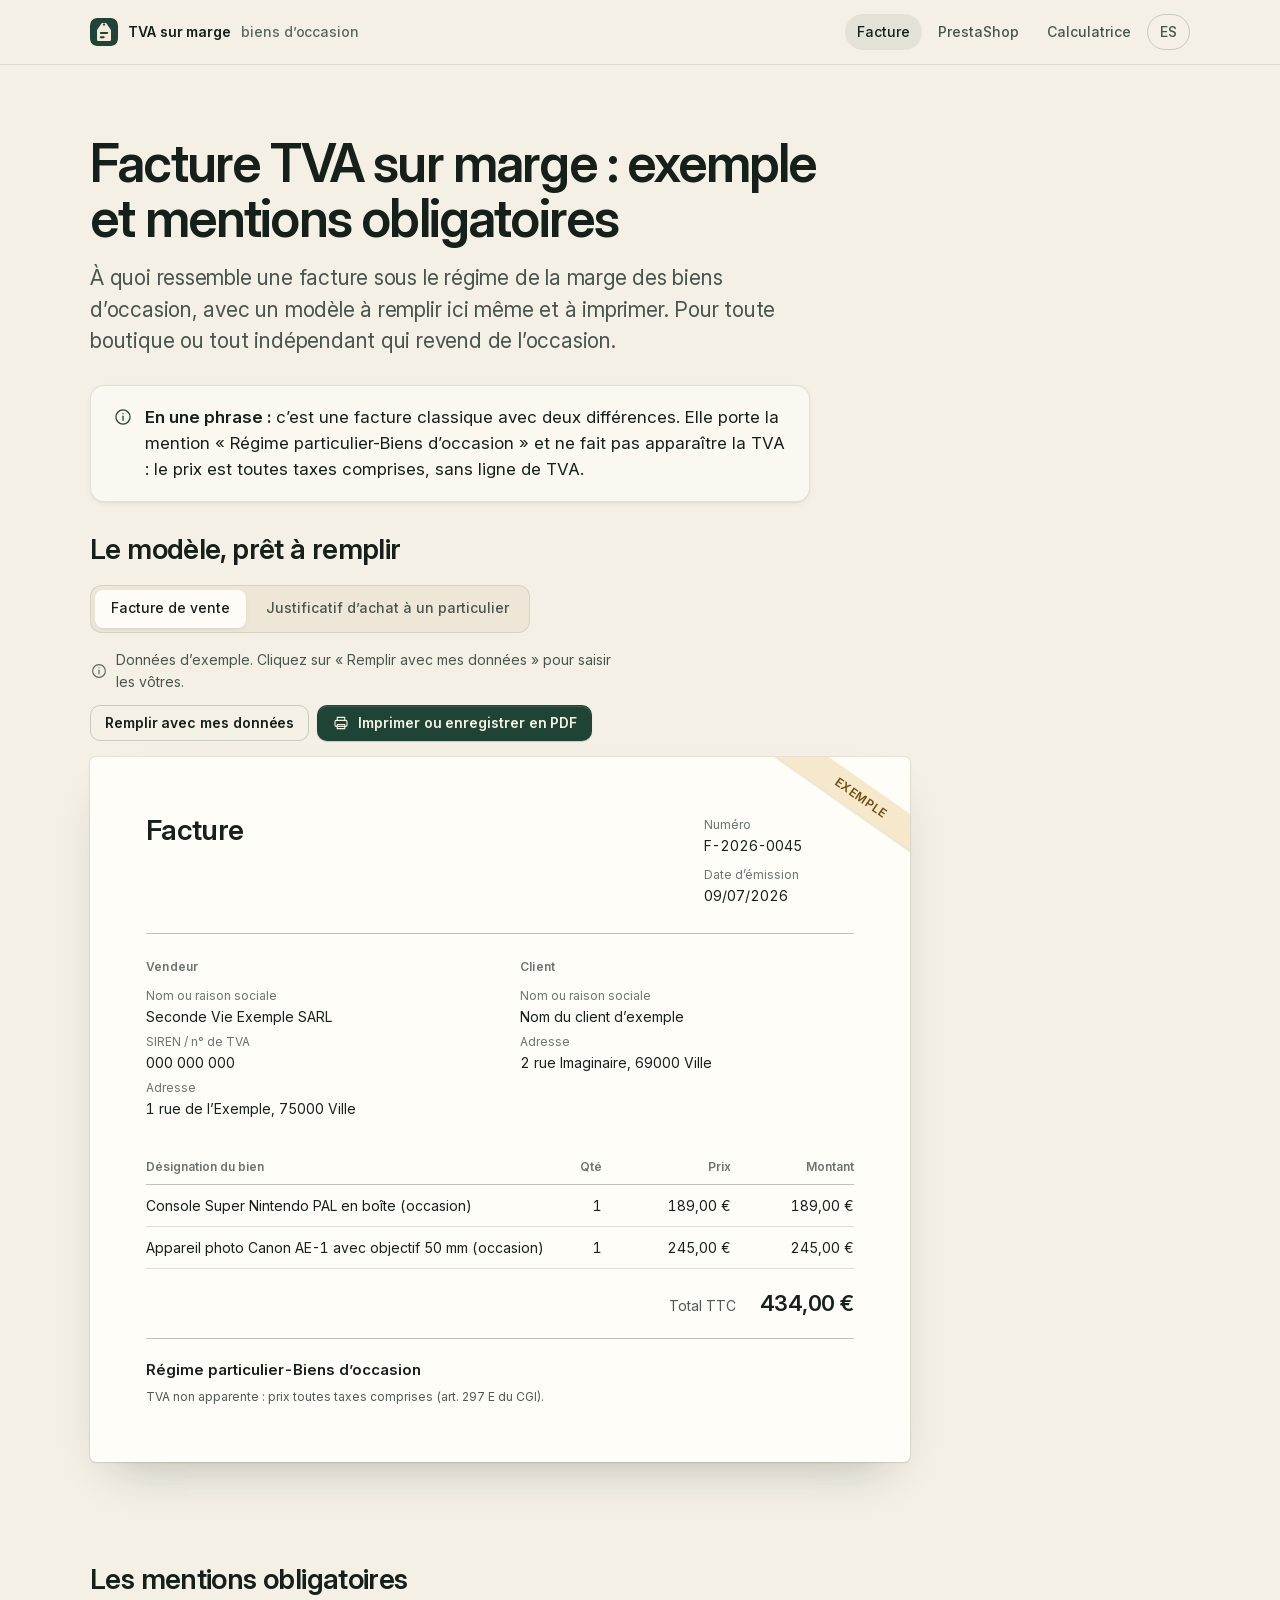
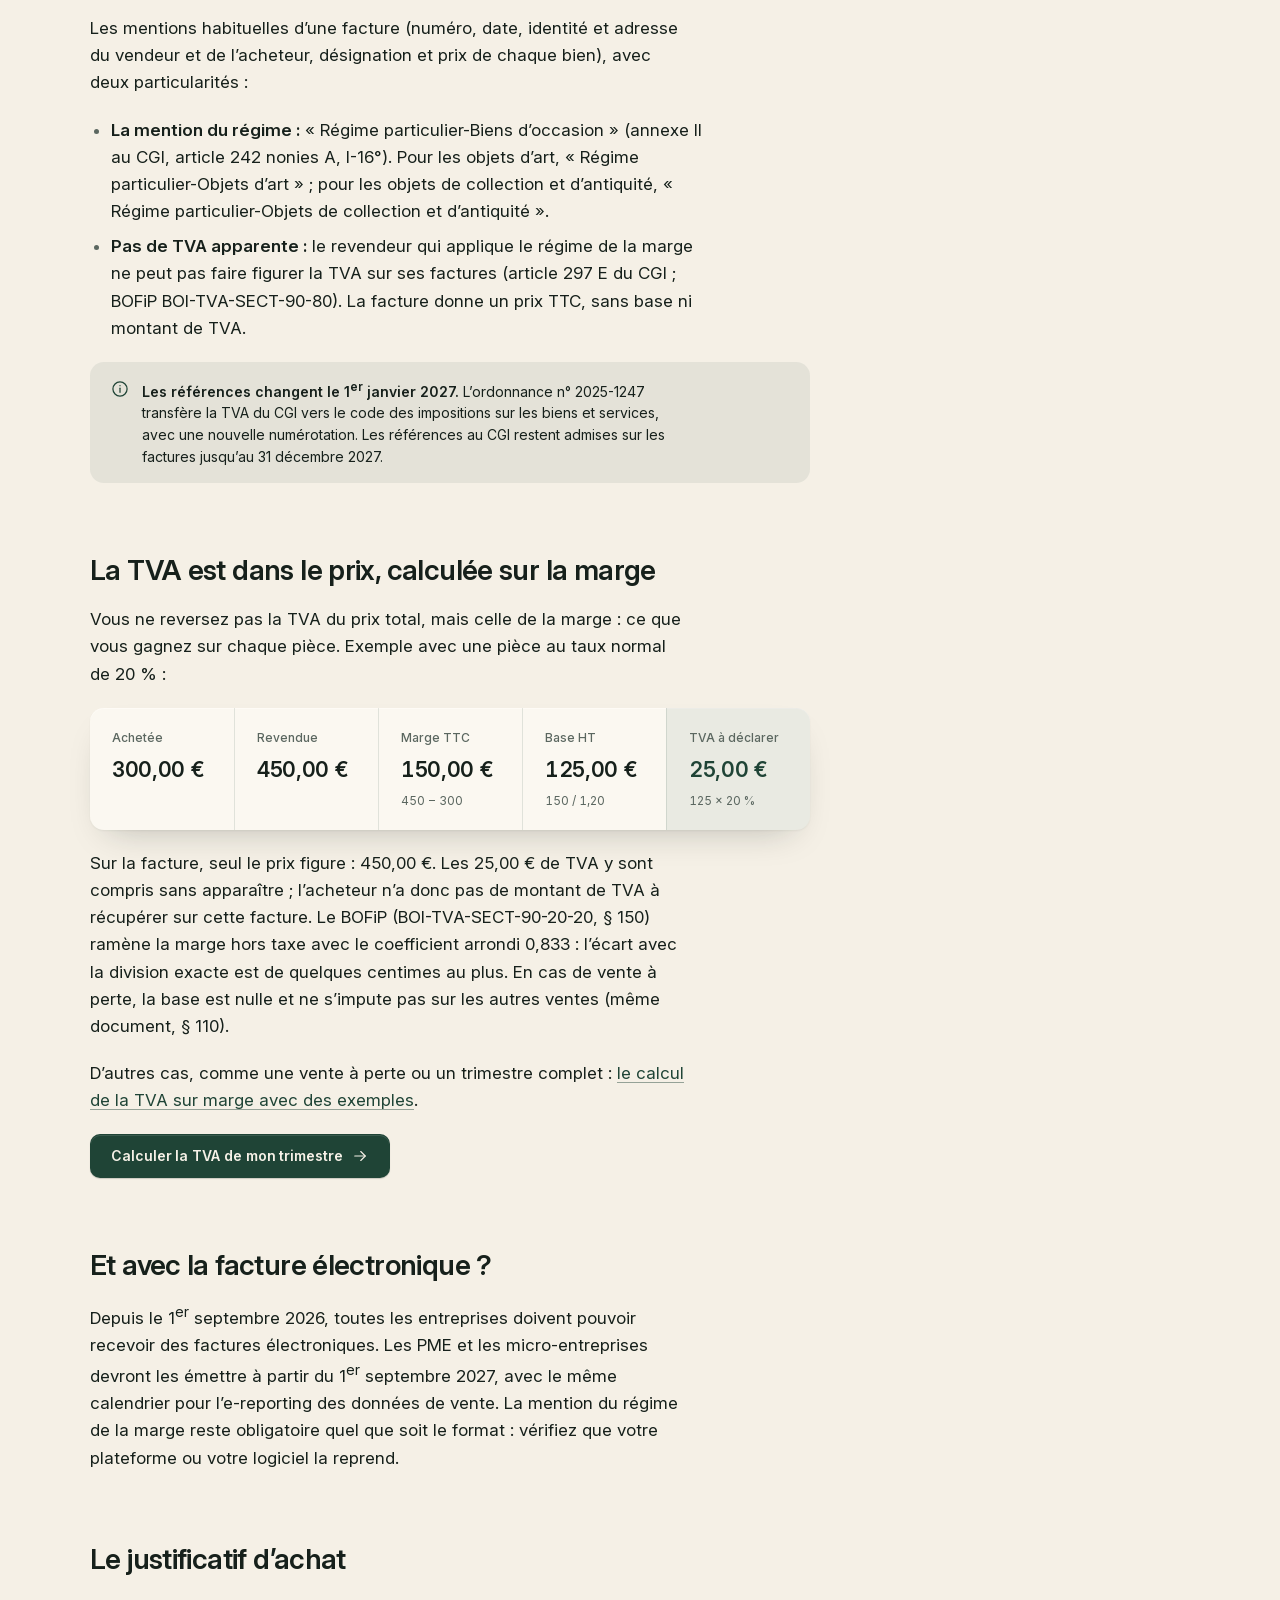
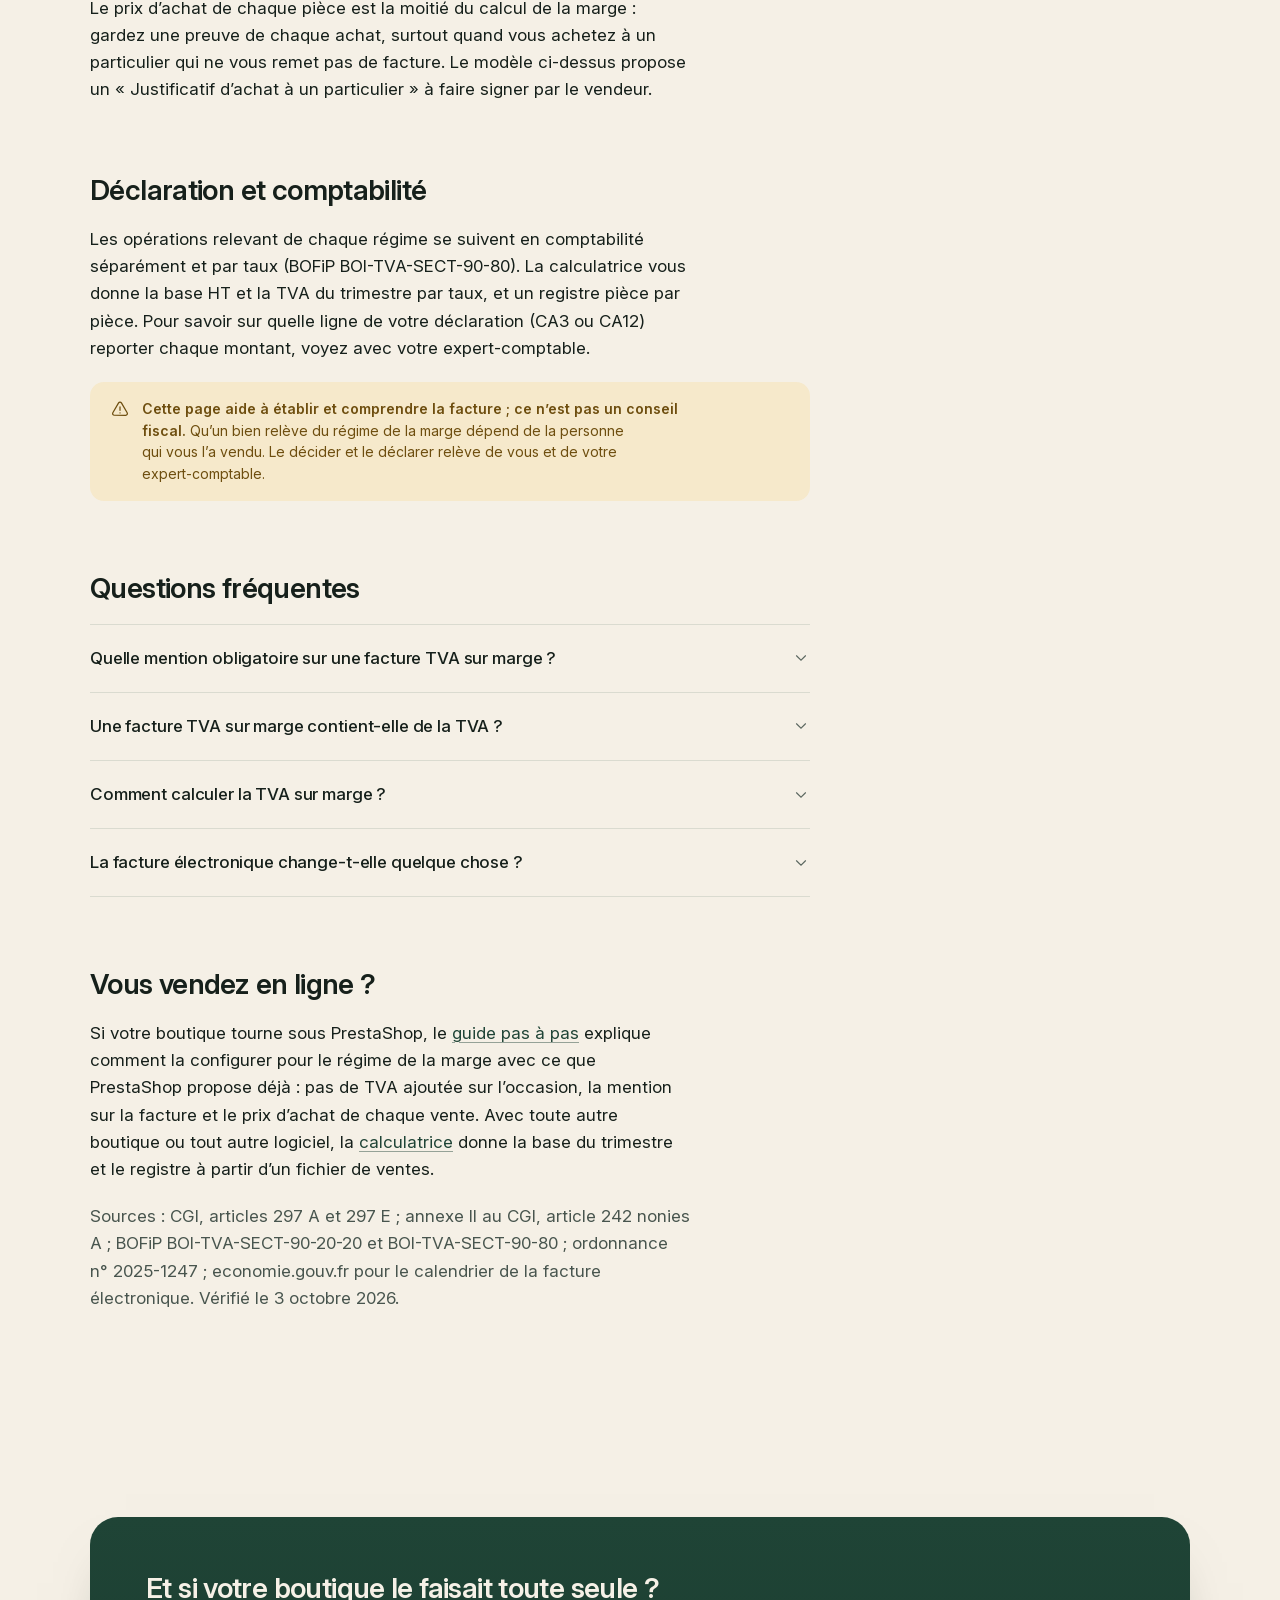
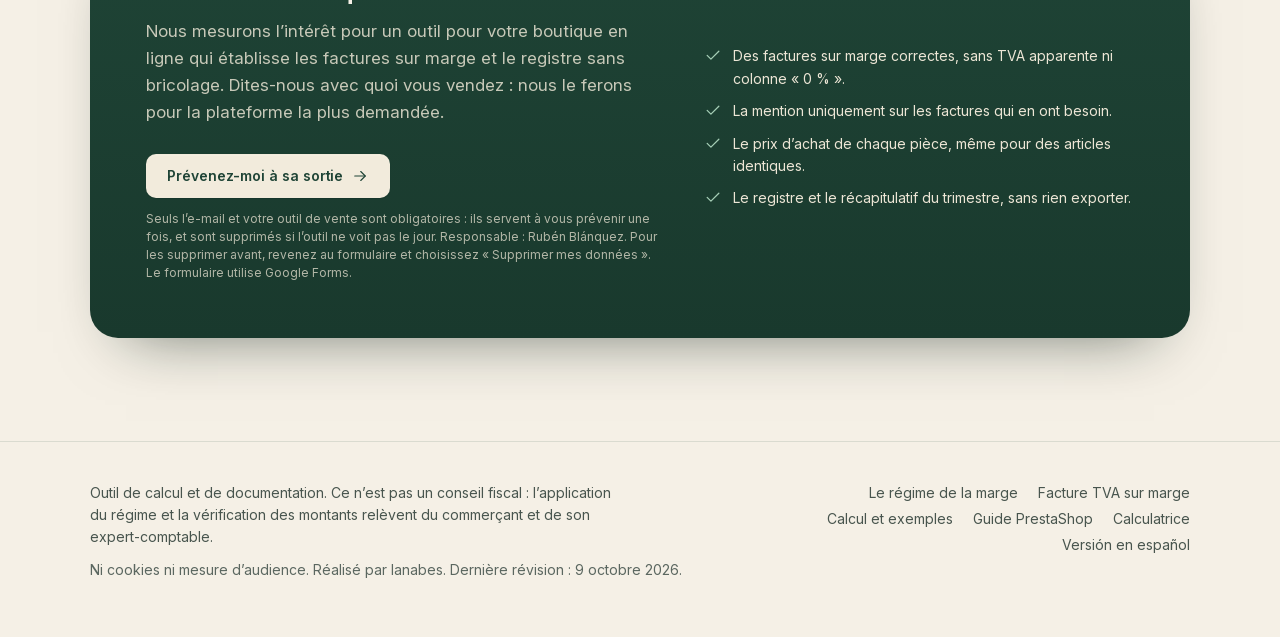
<file: fr/facture-tva-sur-marge/index.html>
<!doctype html>
<html lang="fr">
<head>
<meta charset="utf-8">
<meta name="viewport" content="width=device-width, initial-scale=1, viewport-fit=cover">
<title>Facture TVA sur marge : exemple, mentions obligatoires et modèle</title>
<meta name="description" content="Ce que doit contenir une facture sous le régime de la marge des biens d’occasion : la mention obligatoire, la TVA non apparente, un exemple et un modèle gratuit à remplir et imprimer. Avec la facture électronique et le calcul de la marge.">
<link rel="canonical" href="https://lanabes.github.io/rebu-prestashop/fr/facture-tva-sur-marge/">
<link rel="alternate" hreflang="es" href="https://lanabes.github.io/rebu-prestashop/factura-rebu/">
<link rel="alternate" hreflang="fr" href="https://lanabes.github.io/rebu-prestashop/fr/facture-tva-sur-marge/">
<meta name="theme-color" content="#F5F0E6" media="(prefers-color-scheme: light)">
<meta name="theme-color" content="#0F1512" media="(prefers-color-scheme: dark)">
<meta property="og:type" content="article">
<meta property="og:locale" content="fr_FR">
<meta property="og:site_name" content="TVA sur marge · biens d’occasion">
<meta property="og:title" content="Facture TVA sur marge : exemple et modèle à remplir">
<meta property="og:description" content="La mention obligatoire, la TVA non apparente et un modèle gratuit à imprimer ou enregistrer en PDF.">
<meta property="og:url" content="https://lanabes.github.io/rebu-prestashop/fr/facture-tva-sur-marge/">
<meta property="og:image" content="https://lanabes.github.io/rebu-prestashop/img/og-fr.png">
<meta property="og:image:width" content="1200">
<meta property="og:image:height" content="630">
<meta name="twitter:card" content="summary_large_image">
<link rel="icon" href="../../favicon.svg" type="image/svg+xml">
<link rel="preload" href="../../assets/fonts/inter-latin.woff2" as="font" type="font/woff2" crossorigin>
<link rel="stylesheet" href="../../assets/site.css">
<script type="application/ld+json">
{
  "@context": "https://schema.org",
  "@graph": [
    {
      "@type": "Article",
      "headline": "Facture TVA sur marge : exemple et mentions obligatoires",
      "inLanguage": "fr",
      "url": "https://lanabes.github.io/rebu-prestashop/fr/facture-tva-sur-marge/",
      "datePublished": "2026-10-03",
      "dateModified": "2026-10-03",
      "author": { "@type": "Organization", "name": "lanabes" },
      "about": ["Régime de la marge", "Biens d’occasion", "Facture", "TVA"]
    },
    {
      "@type": "FAQPage",
      "mainEntity": [
        { "@type": "Question", "name": "Quelle mention obligatoire sur une facture TVA sur marge ?", "acceptedAnswer": { "@type": "Answer", "text": "« Régime particulier-Biens d’occasion ». Pour les objets d’art, « Régime particulier-Objets d’art », et pour les objets de collection et d’antiquité, « Régime particulier-Objets de collection et d’antiquité » (annexe II au CGI, article 242 nonies A, I-16°)." } },
        { "@type": "Question", "name": "Une facture TVA sur marge contient-elle de la TVA ?", "acceptedAnswer": { "@type": "Answer", "text": "La TVA sur la marge est comprise dans le prix, mais elle n’apparaît pas : le revendeur ne peut pas faire figurer la TVA sur ses factures (article 297 E du CGI). La facture indique un prix toutes taxes comprises, sans ligne de TVA." } },
        { "@type": "Question", "name": "Comment calculer la TVA sur marge ?", "acceptedAnswer": { "@type": "Answer", "text": "Marge TTC = prix de vente − prix d’achat. Base HT = marge divisée par 1 + taux (1,20 au taux normal). TVA = base HT × taux. Une pièce achetée 300 € et revendue 450 € donne une marge de 150 €, une base de 125 € et une TVA de 25 €." } },
        { "@type": "Question", "name": "La facture électronique change-t-elle quelque chose ?", "acceptedAnswer": { "@type": "Answer", "text": "Depuis le 1er septembre 2026, toutes les entreprises doivent pouvoir recevoir des factures électroniques. Les PME et micro-entreprises devront les émettre à partir du 1er septembre 2027, avec le même calendrier pour l’e-reporting. La mention du régime de la marge reste obligatoire, quel que soit le format." } }
      ]
    }
  ]
}
</script>
</head>
<body class="doc-page">
<a class="skip" href="#contenu">Aller au contenu</a>

<header class="top">
  <div class="wrap">
    <a class="brand" href="../" aria-label="TVA sur marge, biens d’occasion : accueil">
      <svg viewBox="0 0 1000 1000" aria-hidden="true"><rect width="1000" height="1000" rx="220" fill="#1F4436"/><path d="M439 175h122q14 0 22 11.5l155.5 222.1Q750 425 750 445v335q0 45-45 45H295q-45 0-45-45V445q0-20 11.5-36.4L417 186.5q8-11.5 22-11.5Z" fill="#F2EBDC"/><circle cx="500" cy="237.5" r="37.5" fill="#1F4436"/><rect x="350" y="500" width="300" height="75" rx="37.5" fill="#1F4436"/><rect x="350" y="650" width="175" height="75" rx="37.5" fill="#1F4436"/></svg>
      TVA sur marge <span>biens d’occasion</span>
    </a>
    <nav class="nav" aria-label="Principal">
      <a href="./" aria-current="page">Facture</a>
      <a href="../#guide" class="hide-sm">PrestaShop</a>
      <a href="../calculatrice/">Calculatrice</a>
      <a href="../../factura-rebu/" class="lang" hreflang="es" lang="es" aria-label="Versión en español">ES</a>
    </nav>
  </div>
</header>

<main id="contenu">
  <section class="calc-head">
    <div class="wrap">
      <h1>Facture TVA sur marge : exemple et mentions obligatoires</h1>
      <p class="lead">À quoi ressemble une facture sous le régime de la marge des biens d’occasion, avec un modèle à remplir ici même et à imprimer. Pour toute boutique ou tout indépendant qui revend de l’occasion.</p>
      <p class="answer"><svg class="i" aria-hidden="true"><use href="../../assets/icons.svg#info"/></svg><span><strong>En une phrase :</strong> c’est une facture classique avec deux différences. Elle porte la mention « Régime particulier-Biens d’occasion » et ne fait pas apparaître la TVA : le prix est toutes taxes comprises, sans ligne de TVA.</span></p>
    </div>
  </section>

  <section class="wrap print-keep" aria-labelledby="modele-t">
    <h2 id="modele-t" class="no-print" style="margin-bottom:20px">Le modèle, prêt à remplir</h2>
    <div class="doc" id="modelo" data-icons="../../assets/icons.svg">
      <noscript><p>Le modèle a besoin de JavaScript pour être rempli. Vous trouverez plus bas la liste de ce qu’il doit contenir.</p></noscript>
    </div>
  </section>

  <section class="section">
    <div class="wrap">
      <article class="prose">
        <h2 id="mentions">Les mentions obligatoires</h2>
        <p>Les mentions habituelles d’une facture (numéro, date, identité et adresse du vendeur et de l’acheteur, désignation et prix de chaque bien), avec deux particularités :</p>
        <ul>
          <li><strong>La mention du régime :</strong> « Régime particulier-Biens d’occasion » (annexe II au CGI, article 242 nonies A, I-16°). Pour les objets d’art, « Régime particulier-Objets d’art » ; pour les objets de collection et d’antiquité, « Régime particulier-Objets de collection et d’antiquité ».</li>
          <li><strong>Pas de TVA apparente :</strong> le revendeur qui applique le régime de la marge ne peut pas faire figurer la TVA sur ses factures (article 297 E du CGI ; BOFiP BOI-TVA-SECT-90-80). La facture donne un prix TTC, sans base ni montant de TVA.</li>
        </ul>
        <div class="note" role="note">
          <svg class="i" aria-hidden="true"><use href="../../assets/icons.svg#info"/></svg>
          <div><p><strong>Les références changent le 1<sup>er</sup> janvier 2027.</strong> L’ordonnance n° 2025-1247 transfère la TVA du CGI vers le code des impositions sur les biens et services, avec une nouvelle numérotation. Les références au CGI restent admises sur les factures jusqu’au 31 décembre 2027.</p></div>
        </div>

        <h2 id="calcul">La TVA est dans le prix, calculée sur la marge</h2>
        <p>Vous ne reversez pas la TVA du prix total, mais celle de la marge : ce que vous gagnez sur chaque pièce. Exemple avec une pièce au taux normal de 20 % :</p>
        <dl class="example" aria-label="Exemple au taux de 20 %">
          <div><dt>Achetée</dt><dd>300,00 €</dd></div>
          <div><dt>Revendue</dt><dd>450,00 €</dd></div>
          <div><dt>Marge TTC</dt><dd>150,00 €<span class="op">450 − 300</span></dd></div>
          <div><dt>Base HT</dt><dd>125,00 €<span class="op">150 / 1,20</span></dd></div>
          <div class="hl"><dt>TVA à déclarer</dt><dd>25,00 €<span class="op">125 × 20 %</span></dd></div>
        </dl>
        <p>Sur la facture, seul le prix figure : 450,00 €. Les 25,00 € de TVA y sont compris sans apparaître ; l’acheteur n’a donc pas de montant de TVA à récupérer sur cette facture. Le BOFiP (BOI-TVA-SECT-90-20-20, § 150) ramène la marge hors taxe avec le coefficient arrondi 0,833 : l’écart avec la division exacte est de quelques centimes au plus. En cas de vente à perte, la base est nulle et ne s’impute pas sur les autres ventes (même document, § 110).</p>
        <p>D’autres cas, comme une vente à perte ou un trimestre complet : <a href="../calcul-tva-sur-marge/">le calcul de la TVA sur marge avec des exemples</a>.</p>
        <p class="ctas-inline"><a class="btn" href="../calculatrice/">Calculer la TVA de mon trimestre <svg class="i" aria-hidden="true"><use href="../../assets/icons.svg#arrow-right"/></svg></a></p>

        <h2 id="electronique">Et avec la facture électronique ?</h2>
        <p>Depuis le 1<sup>er</sup> septembre 2026, toutes les entreprises doivent pouvoir recevoir des factures électroniques. Les PME et les micro-entreprises devront les émettre à partir du 1<sup>er</sup> septembre 2027, avec le même calendrier pour l’e-reporting des données de vente. La mention du régime de la marge reste obligatoire quel que soit le format : vérifiez que votre plateforme ou votre logiciel la reprend.</p>

        <h2 id="achats">Le justificatif d’achat</h2>
        <p>Le prix d’achat de chaque pièce est la moitié du calcul de la marge : gardez une preuve de chaque achat, surtout quand vous achetez à un particulier qui ne vous remet pas de facture. Le modèle ci-dessus propose un « Justificatif d’achat à un particulier » à faire signer par le vendeur.</p>

        <h2 id="comptabilite">Déclaration et comptabilité</h2>
        <p>Les opérations relevant de chaque régime se suivent en comptabilité séparément et par taux (BOFiP BOI-TVA-SECT-90-80). La calculatrice vous donne la base HT et la TVA du trimestre par taux, et un registre pièce par pièce. Pour savoir sur quelle ligne de votre déclaration (CA3 ou CA12) reporter chaque montant, voyez avec votre expert-comptable.</p>

        <div class="note warn" role="note">
          <svg class="i" aria-hidden="true"><use href="../../assets/icons.svg#alert"/></svg>
          <div><p><strong>Cette page aide à établir et comprendre la facture ; ce n’est pas un conseil fiscal.</strong> Qu’un bien relève du régime de la marge dépend de la personne qui vous l’a vendu. Le décider et le déclarer relève de vous et de votre expert-comptable.</p></div>
        </div>

        <h2 id="questions">Questions fréquentes</h2>
        <div class="faq">
          <details>
            <summary>Quelle mention obligatoire sur une facture TVA sur marge ?<svg class="chev" viewBox="0 0 24 24" fill="none" stroke="currentColor" stroke-width="1.5" stroke-linecap="round" aria-hidden="true"><path d="m6 9 6 6 6-6"/></svg></summary>
            <div class="a"><p>« Régime particulier-Biens d’occasion ». Pour les objets d’art, « Régime particulier-Objets d’art », et pour les objets de collection et d’antiquité, « Régime particulier-Objets de collection et d’antiquité » (annexe II au CGI, article 242 nonies A, I-16°).</p></div>
          </details>
          <details>
            <summary>Une facture TVA sur marge contient-elle de la TVA ?<svg class="chev" viewBox="0 0 24 24" fill="none" stroke="currentColor" stroke-width="1.5" stroke-linecap="round" aria-hidden="true"><path d="m6 9 6 6 6-6"/></svg></summary>
            <div class="a"><p>La TVA sur la marge est comprise dans le prix, mais elle n’apparaît pas : le revendeur ne peut pas faire figurer la TVA sur ses factures (article 297 E du CGI). La facture indique un prix toutes taxes comprises, sans ligne de TVA.</p></div>
          </details>
          <details>
            <summary>Comment calculer la TVA sur marge ?<svg class="chev" viewBox="0 0 24 24" fill="none" stroke="currentColor" stroke-width="1.5" stroke-linecap="round" aria-hidden="true"><path d="m6 9 6 6 6-6"/></svg></summary>
            <div class="a"><p>Marge TTC = prix de vente − prix d’achat. Base HT = marge divisée par 1 + taux (1,20 au taux normal). TVA = base HT × taux. Une pièce achetée 300 € et revendue 450 € donne une marge de 150 €, une base de 125 € et une TVA de 25 €.</p></div>
          </details>
          <details>
            <summary>La facture électronique change-t-elle quelque chose ?<svg class="chev" viewBox="0 0 24 24" fill="none" stroke="currentColor" stroke-width="1.5" stroke-linecap="round" aria-hidden="true"><path d="m6 9 6 6 6-6"/></svg></summary>
            <div class="a"><p>Depuis le 1<sup>er</sup> septembre 2026, toutes les entreprises doivent pouvoir recevoir des factures électroniques. Les PME et micro-entreprises devront les émettre à partir du 1<sup>er</sup> septembre 2027, avec le même calendrier pour l’e-reporting. La mention du régime de la marge reste obligatoire, quel que soit le format.</p></div>
          </details>
        </div>

        <h2 id="boutique">Vous vendez en ligne ?</h2>
        <p>Si votre boutique tourne sous PrestaShop, le <a href="../#guide">guide pas à pas</a> explique comment la configurer pour le régime de la marge avec ce que PrestaShop propose déjà : pas de TVA ajoutée sur l’occasion, la mention sur la facture et le prix d’achat de chaque vente. Avec toute autre boutique ou tout autre logiciel, la <a href="../calculatrice/">calculatrice</a> donne la base du trimestre et le registre à partir d’un fichier de ventes.</p>
        <p class="muted">Sources : CGI, articles 297 A et 297 E ; annexe II au CGI, article 242 nonies A ; BOFiP BOI-TVA-SECT-90-20-20 et BOI-TVA-SECT-90-80 ; ordonnance n° 2025-1247 ; economie.gouv.fr pour le calendrier de la facture électronique. Vérifié le 3 octobre 2026.</p>
      </article>
    </div>
  </section>

  <section class="section" id="modulo" aria-labelledby="modulo-t" hidden>
    <div class="wrap">
      <div class="waitlist">
        <div>
          <h2 id="modulo-t">Et si votre boutique le faisait toute seule ?</h2>
          <p>Nous mesurons l’intérêt pour un outil pour votre boutique en ligne qui établisse les factures sur marge et le registre sans bricolage. Dites-nous avec quoi vous vendez : nous le ferons pour la plateforme la plus demandée.</p>
          <a class="btn" id="waitlist-link" href="#" rel="noopener">Prévenez-moi à sa sortie <svg class="i" aria-hidden="true"><use href="../../assets/icons.svg#arrow-right"/></svg></a>
          <small>Seuls l’e-mail et votre outil de vente sont obligatoires : ils servent à vous prévenir une fois, et sont supprimés si l’outil ne voit pas le jour. Responsable : Rubén Blánquez. Pour les supprimer avant, revenez au formulaire et choisissez « Supprimer mes données ». Le formulaire utilise Google Forms.</small>
        </div>
        <ul>
          <li><svg class="i" aria-hidden="true"><use href="../../assets/icons.svg#check"/></svg>Des factures sur marge correctes, sans TVA apparente ni colonne « 0 % ».</li>
          <li><svg class="i" aria-hidden="true"><use href="../../assets/icons.svg#check"/></svg>La mention uniquement sur les factures qui en ont besoin.</li>
          <li><svg class="i" aria-hidden="true"><use href="../../assets/icons.svg#check"/></svg>Le prix d’achat de chaque pièce, même pour des articles identiques.</li>
          <li><svg class="i" aria-hidden="true"><use href="../../assets/icons.svg#check"/></svg>Le registre et le récapitulatif du trimestre, sans rien exporter.</li>
        </ul>
      </div>
    </div>
  </section>
</main>

<footer class="foot">
  <div class="wrap">
    <div>
      <p class="disclaimer">Outil de calcul et de documentation. Ce n’est pas un conseil fiscal : l’application du régime et la vérification des montants relèvent du commerçant et de son expert-comptable.</p>
      <p>Ni cookies ni mesure d’audience. Réalisé par lanabes. Dernière révision : 9 octobre 2026.</p>
    </div>
    <nav aria-label="Pied de page">
      <a href="../regime-de-la-marge/">Le régime de la marge</a>
      <a href="./">Facture TVA sur marge</a>
      <a href="../calcul-tva-sur-marge/">Calcul et exemples</a>
      <a href="../#guide">Guide PrestaShop</a>
      <a href="../calculatrice/">Calculatrice</a>
      <a href="../../factura-rebu/" hreflang="es" lang="es">Versión en español</a>
    </nav>
  </div>
</footer>

<script src="../../assets/config.js"></script>
<script type="module" src="../../assets/factura.js"></script>
<script type="module" src="../../assets/waitlist.js"></script>
</body>
</html>
</file>
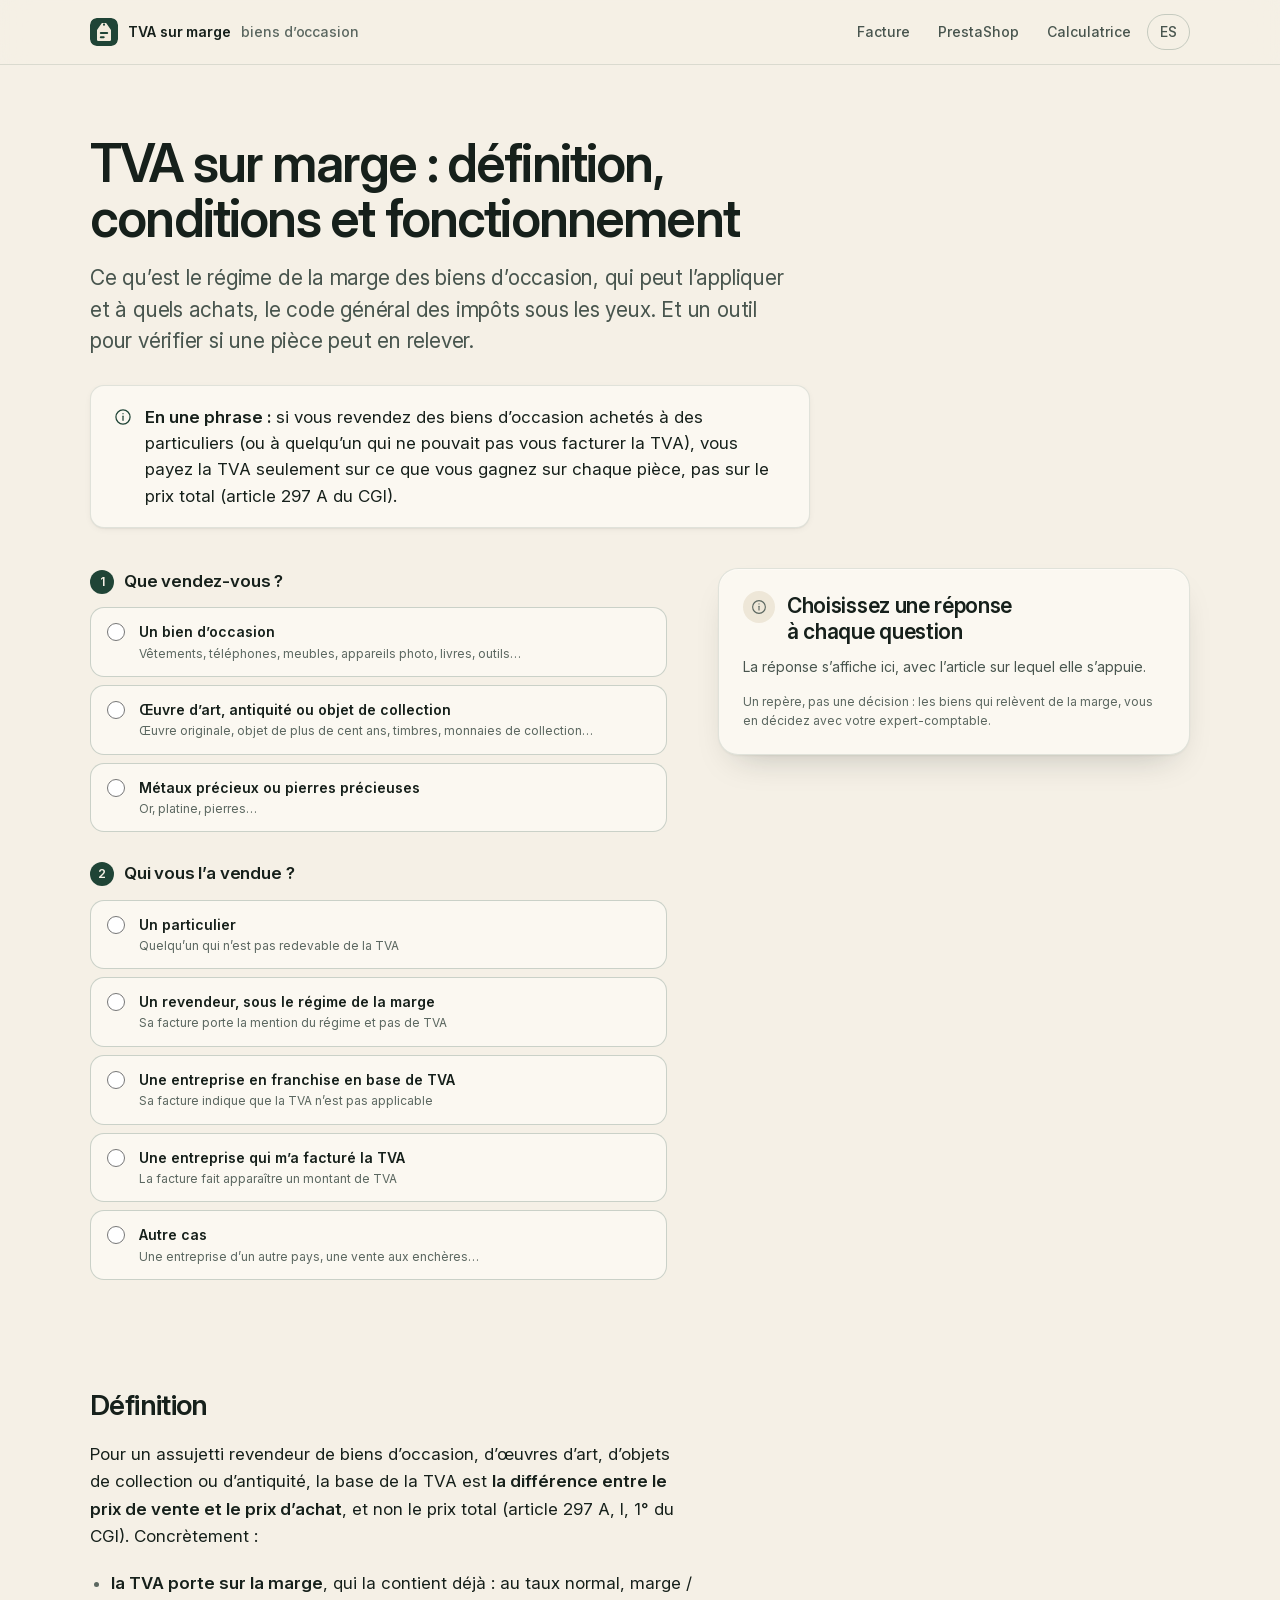
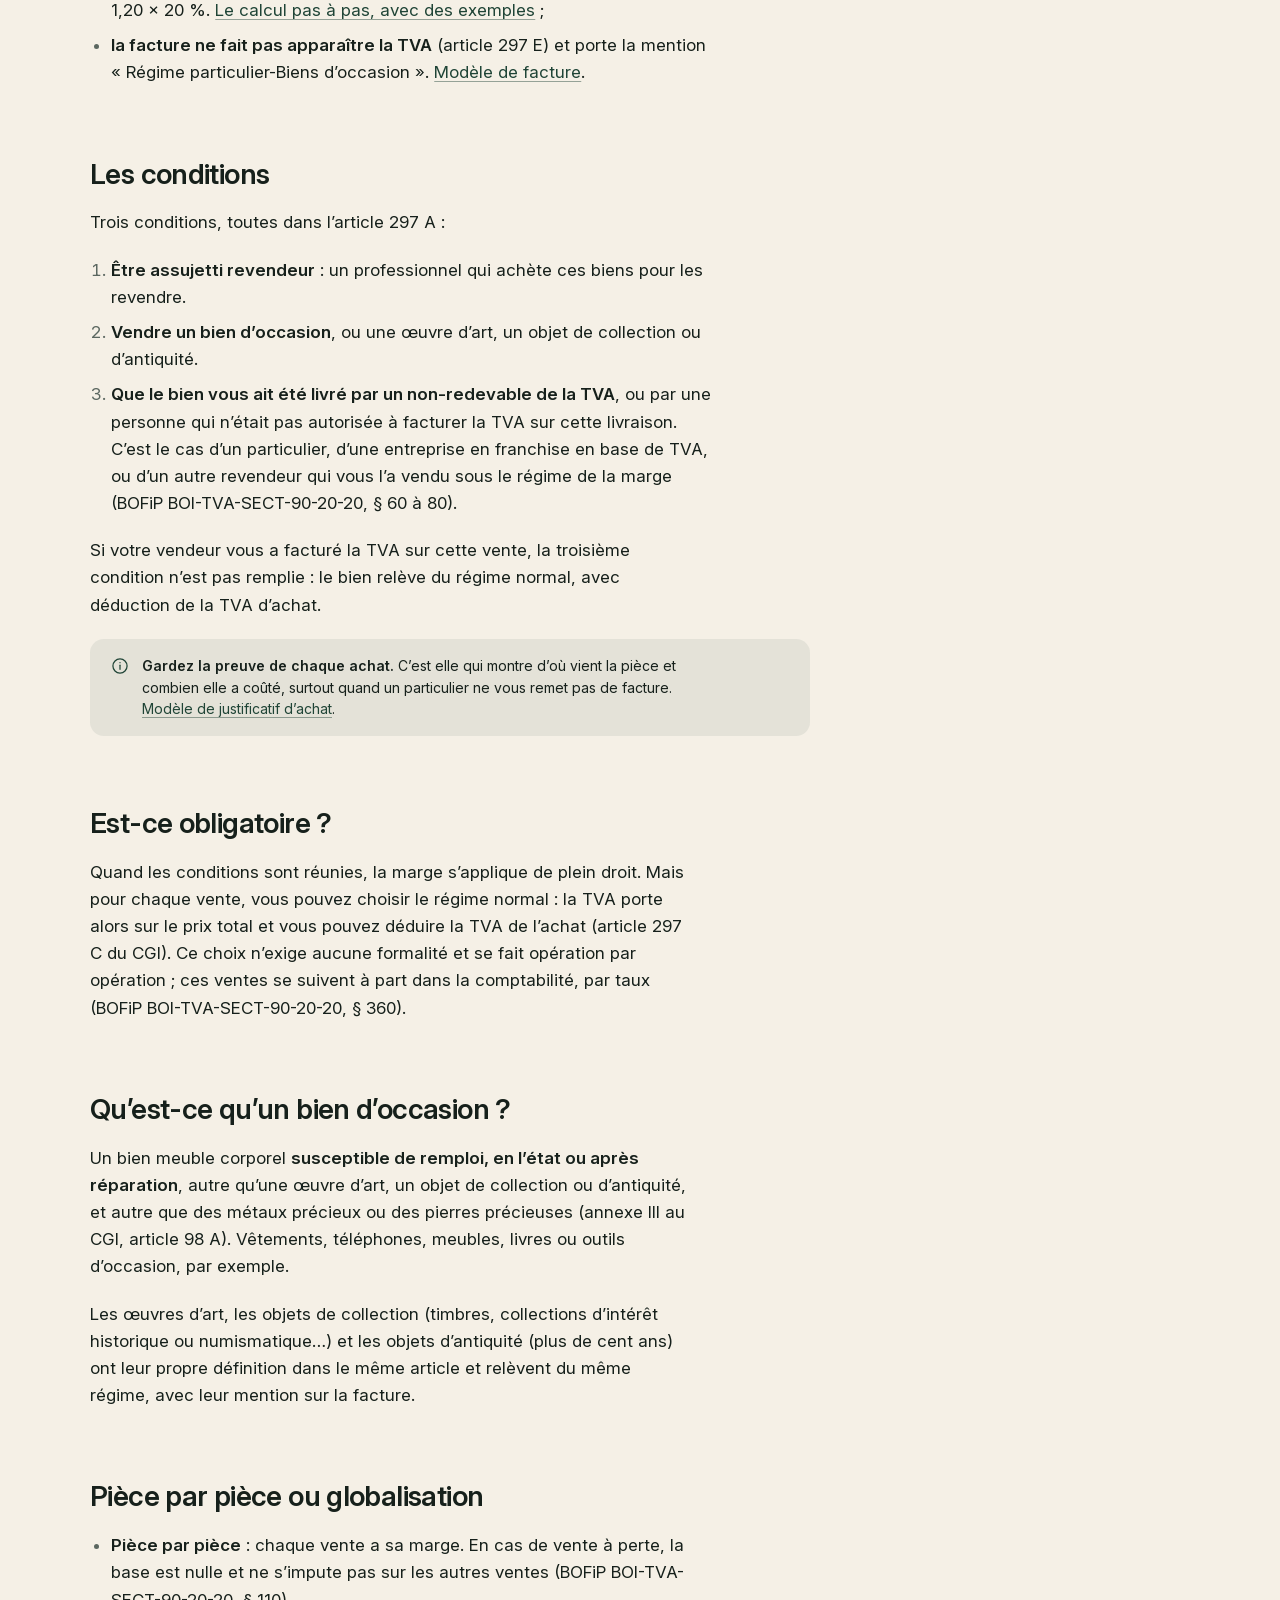
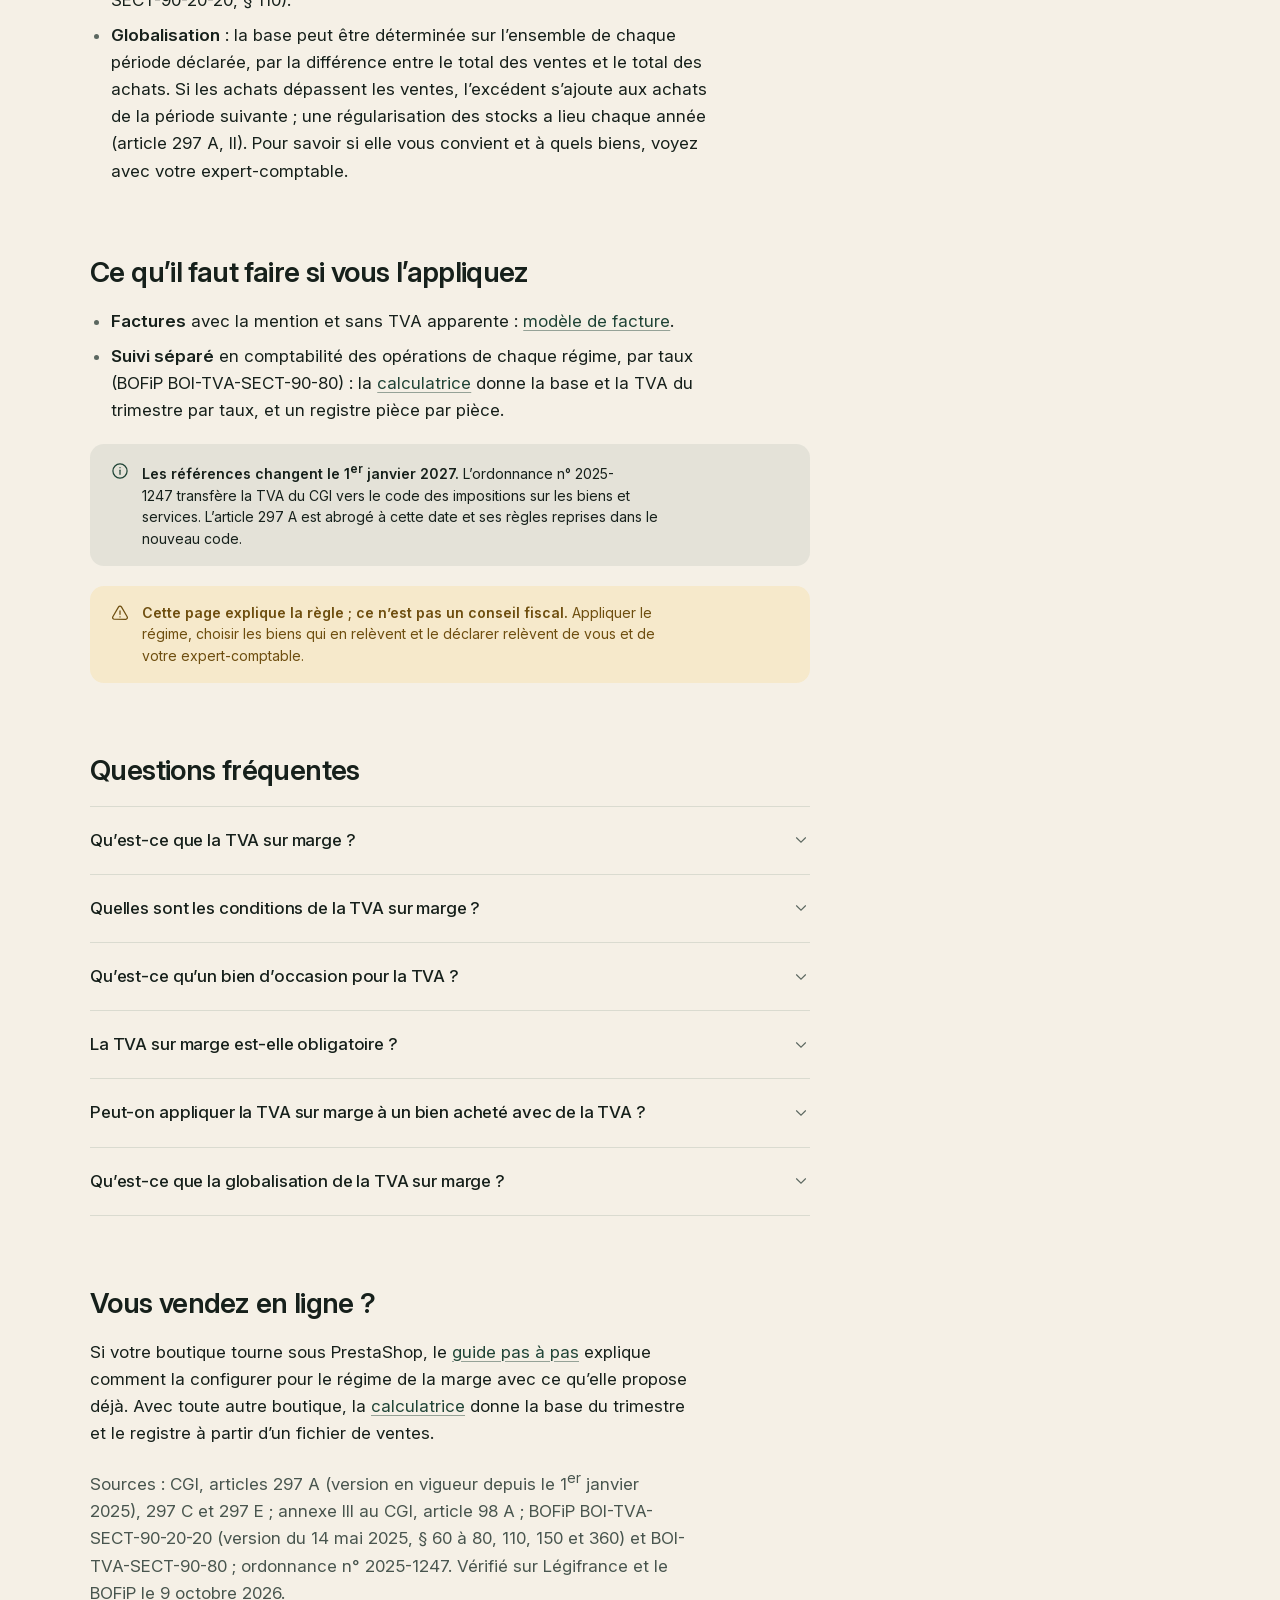
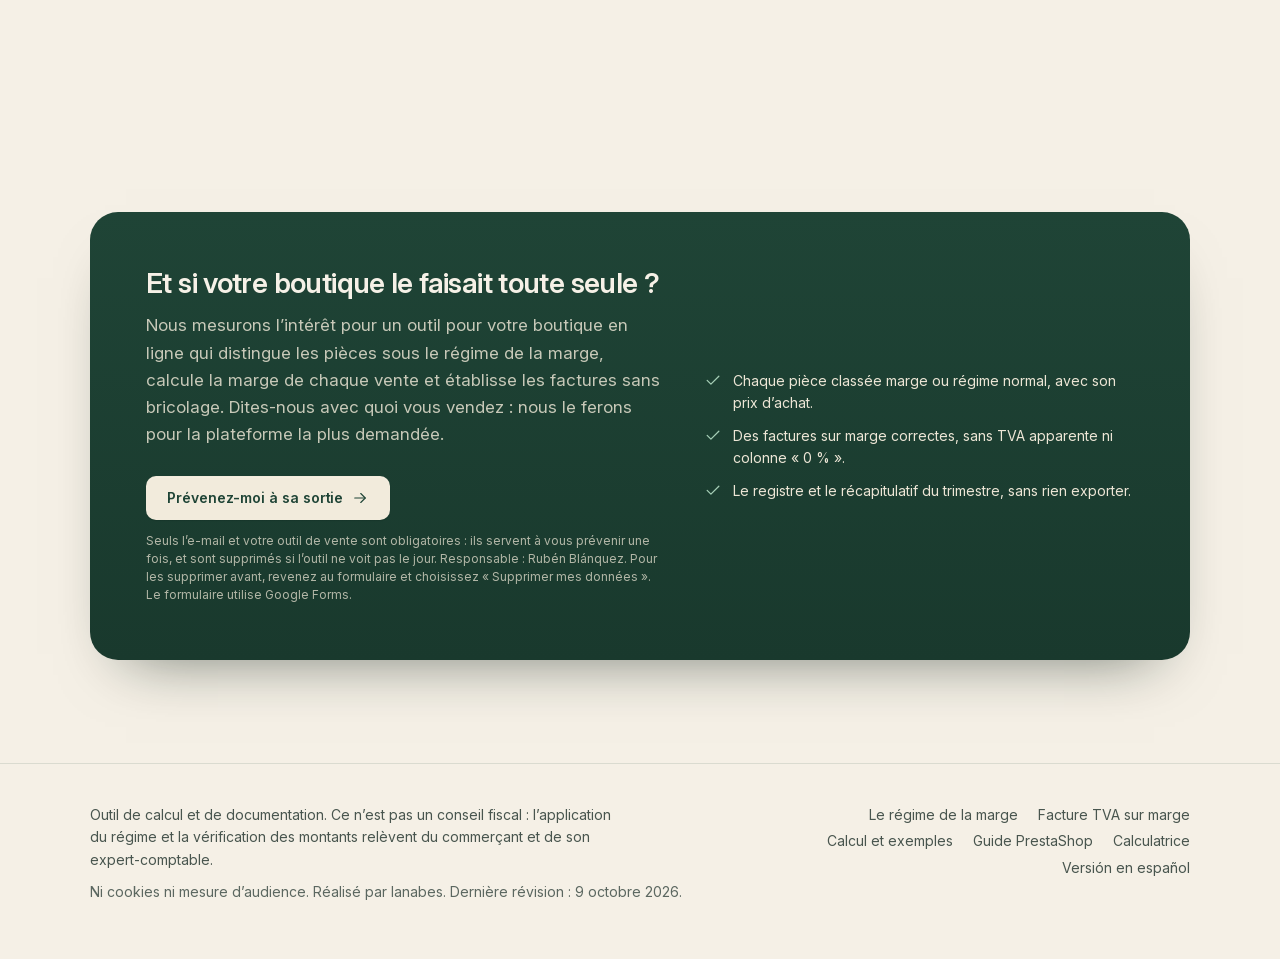
<file: fr/regime-de-la-marge/index.html>
<!doctype html>
<html lang="fr">
<head>
<meta charset="utf-8">
<meta name="viewport" content="width=device-width, initial-scale=1, viewport-fit=cover">
<title>TVA sur marge : définition, conditions et fonctionnement pour les biens d’occasion</title>
<meta name="description" content="Qu’est-ce que la TVA sur marge, qui peut l’appliquer, quelles conditions et qu’est-ce qu’un bien d’occasion, d’après l’article 297 A du CGI. Avec un outil pour savoir si une pièce peut relever du régime de la marge.">
<link rel="canonical" href="https://lanabes.github.io/rebu-prestashop/fr/regime-de-la-marge/">
<link rel="alternate" hreflang="fr" href="https://lanabes.github.io/rebu-prestashop/fr/regime-de-la-marge/">
<link rel="alternate" hreflang="es" href="https://lanabes.github.io/rebu-prestashop/regimen-bienes-usados/">
<meta name="theme-color" content="#F5F0E6" media="(prefers-color-scheme: light)">
<meta name="theme-color" content="#0F1512" media="(prefers-color-scheme: dark)">
<meta property="og:type" content="article">
<meta property="og:locale" content="fr_FR">
<meta property="og:site_name" content="TVA sur marge · biens d’occasion">
<meta property="og:title" content="TVA sur marge : définition, conditions et fonctionnement">
<meta property="og:description" content="Qui peut l’appliquer, à quels achats, et un outil pour vérifier vos pièces.">
<meta property="og:url" content="https://lanabes.github.io/rebu-prestashop/fr/regime-de-la-marge/">
<meta property="og:image" content="https://lanabes.github.io/rebu-prestashop/img/og-fr.png">
<meta property="og:image:width" content="1200">
<meta property="og:image:height" content="630">
<meta name="twitter:card" content="summary_large_image">
<link rel="icon" href="../../favicon.svg" type="image/svg+xml">
<link rel="preload" href="../../assets/fonts/inter-latin.woff2" as="font" type="font/woff2" crossorigin>
<link rel="stylesheet" href="../../assets/site.css">
<script type="application/ld+json">
{
  "@context": "https://schema.org",
  "@graph": [
    {
      "@type": "Article",
      "headline": "TVA sur marge : définition, conditions et fonctionnement pour les biens d’occasion",
      "inLanguage": "fr",
      "url": "https://lanabes.github.io/rebu-prestashop/fr/regime-de-la-marge/",
      "datePublished": "2026-10-09",
      "dateModified": "2026-10-09",
      "author": { "@type": "Organization", "name": "lanabes" },
      "about": ["Régime de la marge", "TVA", "Biens d’occasion"]
    },
    {
      "@type": "FAQPage",
      "mainEntity": [
        { "@type": "Question", "name": "Qu’est-ce que la TVA sur marge ?", "acceptedAnswer": { "@type": "Answer", "text": "Un régime particulier pour les assujettis revendeurs de biens d’occasion, d’œuvres d’art, d’objets de collection ou d’antiquité : la TVA est calculée sur la différence entre le prix de vente et le prix d’achat, et non sur le prix total (article 297 A du CGI). La facture ne fait pas apparaître la TVA (article 297 E)." } },
        { "@type": "Question", "name": "Quelles sont les conditions de la TVA sur marge ?", "acceptedAnswer": { "@type": "Answer", "text": "Être assujetti revendeur, vendre un bien d’occasion (ou une œuvre d’art, un objet de collection ou d’antiquité), et que ce bien vous ait été livré par un non-redevable de la TVA ou par une personne qui n’était pas autorisée à facturer la TVA sur cette livraison (article 297 A, I, 1° du CGI)." } },
        { "@type": "Question", "name": "Qu’est-ce qu’un bien d’occasion pour la TVA ?", "acceptedAnswer": { "@type": "Answer", "text": "Un bien meuble corporel susceptible de remploi, en l’état ou après réparation, autre qu’une œuvre d’art, un objet de collection ou d’antiquité, et autre que des métaux précieux ou des pierres précieuses (annexe III au CGI, article 98 A)." } },
        { "@type": "Question", "name": "La TVA sur marge est-elle obligatoire ?", "acceptedAnswer": { "@type": "Answer", "text": "Elle s’applique de plein droit quand les conditions sont réunies, mais l’assujetti-revendeur peut choisir le régime normal pour chaque vente, sans formalité, et déduire alors la TVA d’achat (article 297 C du CGI ; BOFiP BOI-TVA-SECT-90-20-20, § 360)." } },
        { "@type": "Question", "name": "Peut-on appliquer la TVA sur marge à un bien acheté avec de la TVA ?", "acceptedAnswer": { "@type": "Answer", "text": "Non, si le vendeur vous a facturé la TVA sur cette vente : la condition de l’article 297 A n’est pas remplie. Le bien relève alors du régime normal, avec déduction de la TVA d’achat." } },
        { "@type": "Question", "name": "Qu’est-ce que la globalisation de la TVA sur marge ?", "acceptedAnswer": { "@type": "Answer", "text": "Le calcul de la base sur l’ensemble d’une période, par la différence entre le total des ventes et le total des achats. Si les achats dépassent les ventes, l’excédent s’ajoute aux achats de la période suivante, et une régularisation des stocks a lieu chaque année (article 297 A, II du CGI)." } }
      ]
    }
  ]
}
</script>
</head>
<body>
<a class="skip" href="#contenu">Aller au contenu</a>

<header class="top">
  <div class="wrap">
    <a class="brand" href="../" aria-label="TVA sur marge, biens d’occasion : accueil">
      <svg viewBox="0 0 1000 1000" aria-hidden="true"><rect width="1000" height="1000" rx="220" fill="#1F4436"/><path d="M439 175h122q14 0 22 11.5l155.5 222.1Q750 425 750 445v335q0 45-45 45H295q-45 0-45-45V445q0-20 11.5-36.4L417 186.5q8-11.5 22-11.5Z" fill="#F2EBDC"/><circle cx="500" cy="237.5" r="37.5" fill="#1F4436"/><rect x="350" y="500" width="300" height="75" rx="37.5" fill="#1F4436"/><rect x="350" y="650" width="175" height="75" rx="37.5" fill="#1F4436"/></svg>
      TVA sur marge <span>biens d’occasion</span>
    </a>
    <nav class="nav" aria-label="Principal">
      <a href="../facture-tva-sur-marge/">Facture</a>
      <a href="../#guide" class="hide-sm">PrestaShop</a>
      <a href="../calculatrice/">Calculatrice</a>
      <a href="../../regimen-bienes-usados/" class="lang" hreflang="es" lang="es" aria-label="Versión en español">ES</a>
    </nav>
  </div>
</header>

<main id="contenu">
  <section class="calc-head">
    <div class="wrap">
      <h1>TVA sur marge&nbsp;: définition, conditions et fonctionnement</h1>
      <p class="lead">Ce qu’est le régime de la marge des biens d’occasion, qui peut l’appliquer et à quels achats, le code général des impôts sous les yeux. Et un outil pour vérifier si une pièce peut en relever.</p>
      <p class="answer"><svg class="i" aria-hidden="true"><use href="../../assets/icons.svg#info"/></svg><span><strong>En une phrase&nbsp;:</strong> si vous revendez des biens d’occasion achetés à des particuliers (ou à quelqu’un qui ne pouvait pas vous facturer la TVA), vous payez la TVA seulement sur ce que vous gagnez sur chaque pièce, pas sur le prix total (article 297 A du CGI).</span></p>
    </div>
  </section>

  <section class="wrap" aria-labelledby="decide-t">
    <h2 id="decide-t" class="sr-only">Cette pièce peut-elle relever de la marge&nbsp;?</h2>
    <form class="decide" id="decide" onsubmit="return false">
      <div>
        <fieldset>
          <legend><span class="n" aria-hidden="true">1</span>Que vendez-vous&nbsp;?</legend>
          <div class="choices">
            <label class="choice"><input type="radio" name="d-what" value="used"><span><b>Un bien d’occasion</b><small>Vêtements, téléphones, meubles, appareils photo, livres, outils…</small></span></label>
            <label class="choice"><input type="radio" name="d-what" value="art"><span><b>Œuvre d’art, antiquité ou objet de collection</b><small>Œuvre originale, objet de plus de cent ans, timbres, monnaies de collection…</small></span></label>
            <label class="choice"><input type="radio" name="d-what" value="excluded"><span><b>Métaux précieux ou pierres précieuses</b><small>Or, platine, pierres…</small></span></label>
          </div>
        </fieldset>
        <fieldset>
          <legend><span class="n" aria-hidden="true">2</span>Qui vous l’a vendue&nbsp;?</legend>
          <div class="choices">
            <label class="choice"><input type="radio" name="d-from" value="private"><span><b>Un particulier</b><small>Quelqu’un qui n’est pas redevable de la TVA</small></span></label>
            <label class="choice"><input type="radio" name="d-from" value="reseller"><span><b>Un revendeur, sous le régime de la marge</b><small>Sa facture porte la mention du régime et pas de TVA</small></span></label>
            <label class="choice"><input type="radio" name="d-from" value="franchise"><span><b>Une entreprise en franchise en base de TVA</b><small>Sa facture indique que la TVA n’est pas applicable</small></span></label>
            <label class="choice"><input type="radio" name="d-from" value="general"><span><b>Une entreprise qui m’a facturé la TVA</b><small>La facture fait apparaître un montant de TVA</small></span></label>
            <label class="choice"><input type="radio" name="d-from" value="other"><span><b>Autre cas</b><small>Une entreprise d’un autre pays, une vente aux enchères…</small></span></label>
          </div>
        </fieldset>
      </div>
      <div class="verdict" id="d-result" data-tone="idle" aria-live="polite">
        <div class="verdict-head">
        <div class="badge" aria-hidden="true">
          <svg class="i b-idle"><use href="../../assets/icons.svg#info"/></svg>
          <svg class="i b-yes"><use href="../../assets/icons.svg#check"/></svg>
          <svg class="i b-no"><use href="../../assets/icons.svg#x-circle"/></svg>
          <svg class="i b-maybe"><use href="../../assets/icons.svg#alert"/></svg>
        </div>
        <h3 id="d-title">Choisissez une réponse à chaque question</h3>
        </div>
        <p id="d-body">La réponse s’affiche ici, avec l’article sur lequel elle s’appuie.</p>
        <p class="extra" id="d-opt" hidden></p>
        <p class="cta" id="d-cta" hidden><a data-nudge-link href="#" target="_blank" rel="noopener">Votre boutique pourrait-elle trier ces pièces toute seule ? Prévenez-moi <svg class="i" aria-hidden="true"><use href="../../assets/icons.svg#arrow-right"/></svg><span class="sr-only"> (s’ouvre dans un nouvel onglet)</span></a></p>
        <p class="fine">Un repère, pas une décision&nbsp;: les biens qui relèvent de la marge, vous en décidez avec votre expert-comptable.</p>
      </div>
    </form>
    <noscript><p>L’outil a besoin de JavaScript. Les mêmes règles sont écrites plus bas.</p></noscript>
  </section>

  <section class="section">
    <div class="wrap">
      <article class="prose">
        <h2 id="definition">Définition</h2>
        <p>Pour un assujetti revendeur de biens d’occasion, d’œuvres d’art, d’objets de collection ou d’antiquité, la base de la TVA est <strong>la différence entre le prix de vente et le prix d’achat</strong>, et non le prix total (article 297 A, I, 1° du CGI). Concrètement&nbsp;:</p>
        <ul>
          <li><strong>la TVA porte sur la marge</strong>, qui la contient déjà&nbsp;: au taux normal, marge / 1,20 × 20&nbsp;%. <a href="../calcul-tva-sur-marge/">Le calcul pas à pas, avec des exemples</a>&nbsp;;</li>
          <li><strong>la facture ne fait pas apparaître la TVA</strong> (article 297 E) et porte la mention «&nbsp;Régime particulier-Biens d’occasion&nbsp;». <a href="../facture-tva-sur-marge/">Modèle de facture</a>.</li>
        </ul>

        <h2 id="conditions">Les conditions</h2>
        <p>Trois conditions, toutes dans l’article 297 A&nbsp;:</p>
        <ol>
          <li><strong>Être assujetti revendeur</strong>&nbsp;: un professionnel qui achète ces biens pour les revendre.</li>
          <li><strong>Vendre un bien d’occasion</strong>, ou une œuvre d’art, un objet de collection ou d’antiquité.</li>
          <li><strong>Que le bien vous ait été livré par un non-redevable de la TVA</strong>, ou par une personne qui n’était pas autorisée à facturer la TVA sur cette livraison. C’est le cas d’un particulier, d’une entreprise en franchise en base de TVA, ou d’un autre revendeur qui vous l’a vendu sous le régime de la marge (BOFiP BOI-TVA-SECT-90-20-20, §&nbsp;60 à 80).</li>
        </ol>
        <p>Si votre vendeur vous a facturé la TVA sur cette vente, la troisième condition n’est pas remplie&nbsp;: le bien relève du régime normal, avec déduction de la TVA d’achat.</p>
        <div class="note" role="note">
          <svg class="i" aria-hidden="true"><use href="../../assets/icons.svg#info"/></svg>
          <div><p><strong>Gardez la preuve de chaque achat.</strong> C’est elle qui montre d’où vient la pièce et combien elle a coûté, surtout quand un particulier ne vous remet pas de facture. <a href="../facture-tva-sur-marge/#achats">Modèle de justificatif d’achat</a>.</p></div>
        </div>

        <h2 id="obligatoire">Est-ce obligatoire&nbsp;?</h2>
        <p>Quand les conditions sont réunies, la marge s’applique de plein droit. Mais pour chaque vente, vous pouvez choisir le régime normal&nbsp;: la TVA porte alors sur le prix total et vous pouvez déduire la TVA de l’achat (article 297 C du CGI). Ce choix n’exige aucune formalité et se fait opération par opération&nbsp;; ces ventes se suivent à part dans la comptabilité, par taux (BOFiP BOI-TVA-SECT-90-20-20, §&nbsp;360).</p>

        <h2 id="bien-occasion">Qu’est-ce qu’un bien d’occasion&nbsp;?</h2>
        <p>Un bien meuble corporel <strong>susceptible de remploi, en l’état ou après réparation</strong>, autre qu’une œuvre d’art, un objet de collection ou d’antiquité, et autre que des métaux précieux ou des pierres précieuses (annexe III au CGI, article 98 A). Vêtements, téléphones, meubles, livres ou outils d’occasion, par exemple.</p>
        <p>Les œuvres d’art, les objets de collection (timbres, collections d’intérêt historique ou numismatique…) et les objets d’antiquité (plus de cent ans) ont leur propre définition dans le même article et relèvent du même régime, avec leur mention sur la facture.</p>

        <h2 id="globalisation">Pièce par pièce ou globalisation</h2>
        <ul>
          <li><strong>Pièce par pièce</strong>&nbsp;: chaque vente a sa marge. En cas de vente à perte, la base est nulle et ne s’impute pas sur les autres ventes (BOFiP BOI-TVA-SECT-90-20-20, §&nbsp;110).</li>
          <li><strong>Globalisation</strong>&nbsp;: la base peut être déterminée sur l’ensemble de chaque période déclarée, par la différence entre le total des ventes et le total des achats. Si les achats dépassent les ventes, l’excédent s’ajoute aux achats de la période suivante&nbsp;; une régularisation des stocks a lieu chaque année (article 297 A, II). Pour savoir si elle vous convient et à quels biens, voyez avec votre expert-comptable.</li>
        </ul>

        <h2 id="obligations">Ce qu’il faut faire si vous l’appliquez</h2>
        <ul>
          <li><strong>Factures</strong> avec la mention et sans TVA apparente&nbsp;: <a href="../facture-tva-sur-marge/">modèle de facture</a>.</li>
          <li><strong>Suivi séparé</strong> en comptabilité des opérations de chaque régime, par taux (BOFiP BOI-TVA-SECT-90-80)&nbsp;: la <a href="../calculatrice/">calculatrice</a> donne la base et la TVA du trimestre par taux, et un registre pièce par pièce.</li>
        </ul>
        <div class="note" role="note">
          <svg class="i" aria-hidden="true"><use href="../../assets/icons.svg#info"/></svg>
          <div><p><strong>Les références changent le 1<sup>er</sup> janvier 2027.</strong> L’ordonnance n°&nbsp;2025-1247 transfère la TVA du CGI vers le code des impositions sur les biens et services. L’article 297 A est abrogé à cette date et ses règles reprises dans le nouveau code.</p></div>
        </div>

        <div class="note warn" role="note">
          <svg class="i" aria-hidden="true"><use href="../../assets/icons.svg#alert"/></svg>
          <div><p><strong>Cette page explique la règle&nbsp;; ce n’est pas un conseil fiscal.</strong> Appliquer le régime, choisir les biens qui en relèvent et le déclarer relèvent de vous et de votre expert-comptable.</p></div>
        </div>

        <h2 id="questions">Questions fréquentes</h2>
        <div class="faq">
          <details>
            <summary>Qu’est-ce que la TVA sur marge&nbsp;?<svg class="chev" viewBox="0 0 24 24" fill="none" stroke="currentColor" stroke-width="1.5" stroke-linecap="round" aria-hidden="true"><path d="m6 9 6 6 6-6"/></svg></summary>
            <div class="a"><p>Un régime particulier pour les assujettis revendeurs de biens d’occasion, d’œuvres d’art, d’objets de collection ou d’antiquité&nbsp;: la TVA est calculée sur la différence entre le prix de vente et le prix d’achat, et non sur le prix total (article 297 A du CGI). La facture ne fait pas apparaître la TVA (article 297 E).</p></div>
          </details>
          <details>
            <summary>Quelles sont les conditions de la TVA sur marge&nbsp;?<svg class="chev" viewBox="0 0 24 24" fill="none" stroke="currentColor" stroke-width="1.5" stroke-linecap="round" aria-hidden="true"><path d="m6 9 6 6 6-6"/></svg></summary>
            <div class="a"><p>Être assujetti revendeur, vendre un bien d’occasion (ou une œuvre d’art, un objet de collection ou d’antiquité), et que ce bien vous ait été livré par un non-redevable de la TVA ou par une personne qui n’était pas autorisée à facturer la TVA sur cette livraison (article 297 A, I, 1° du CGI).</p></div>
          </details>
          <details>
            <summary>Qu’est-ce qu’un bien d’occasion pour la TVA&nbsp;?<svg class="chev" viewBox="0 0 24 24" fill="none" stroke="currentColor" stroke-width="1.5" stroke-linecap="round" aria-hidden="true"><path d="m6 9 6 6 6-6"/></svg></summary>
            <div class="a"><p>Un bien meuble corporel susceptible de remploi, en l’état ou après réparation, autre qu’une œuvre d’art, un objet de collection ou d’antiquité, et autre que des métaux précieux ou des pierres précieuses (annexe III au CGI, article 98 A).</p></div>
          </details>
          <details>
            <summary>La TVA sur marge est-elle obligatoire&nbsp;?<svg class="chev" viewBox="0 0 24 24" fill="none" stroke="currentColor" stroke-width="1.5" stroke-linecap="round" aria-hidden="true"><path d="m6 9 6 6 6-6"/></svg></summary>
            <div class="a"><p>Elle s’applique de plein droit quand les conditions sont réunies, mais l’assujetti-revendeur peut choisir le régime normal pour chaque vente, sans formalité, et déduire alors la TVA d’achat (article 297 C du CGI&nbsp;; BOFiP BOI-TVA-SECT-90-20-20, §&nbsp;360).</p></div>
          </details>
          <details>
            <summary>Peut-on appliquer la TVA sur marge à un bien acheté avec de la TVA&nbsp;?<svg class="chev" viewBox="0 0 24 24" fill="none" stroke="currentColor" stroke-width="1.5" stroke-linecap="round" aria-hidden="true"><path d="m6 9 6 6 6-6"/></svg></summary>
            <div class="a"><p>Non, si le vendeur vous a facturé la TVA sur cette vente&nbsp;: la condition de l’article 297 A n’est pas remplie. Le bien relève alors du régime normal, avec déduction de la TVA d’achat.</p></div>
          </details>
          <details>
            <summary>Qu’est-ce que la globalisation de la TVA sur marge&nbsp;?<svg class="chev" viewBox="0 0 24 24" fill="none" stroke="currentColor" stroke-width="1.5" stroke-linecap="round" aria-hidden="true"><path d="m6 9 6 6 6-6"/></svg></summary>
            <div class="a"><p>Le calcul de la base sur l’ensemble d’une période, par la différence entre le total des ventes et le total des achats. Si les achats dépassent les ventes, l’excédent s’ajoute aux achats de la période suivante, et une régularisation des stocks a lieu chaque année (article 297 A, II du CGI).</p></div>
          </details>
        </div>

        <h2 id="boutique">Vous vendez en ligne&nbsp;?</h2>
        <p>Si votre boutique tourne sous PrestaShop, le <a href="../#guide">guide pas à pas</a> explique comment la configurer pour le régime de la marge avec ce qu’elle propose déjà. Avec toute autre boutique, la <a href="../calculatrice/">calculatrice</a> donne la base du trimestre et le registre à partir d’un fichier de ventes.</p>
        <p class="muted">Sources&nbsp;: CGI, articles 297 A (version en vigueur depuis le 1<sup>er</sup> janvier 2025), 297 C et 297 E&nbsp;; annexe III au CGI, article 98 A&nbsp;; BOFiP BOI-TVA-SECT-90-20-20 (version du 14 mai 2025, §&nbsp;60 à 80, 110, 150 et 360) et BOI-TVA-SECT-90-80&nbsp;; ordonnance n°&nbsp;2025-1247. Vérifié sur Légifrance et le BOFiP le 9 octobre 2026.</p>
      </article>
    </div>
  </section>

  <section class="section" id="modulo" aria-labelledby="modulo-t" hidden>
    <div class="wrap">
      <div class="waitlist">
        <div>
          <h2 id="modulo-t">Et si votre boutique le faisait toute seule&nbsp;?</h2>
          <p>Nous mesurons l’intérêt pour un outil pour votre boutique en ligne qui distingue les pièces sous le régime de la marge, calcule la marge de chaque vente et établisse les factures sans bricolage. Dites-nous avec quoi vous vendez&nbsp;: nous le ferons pour la plateforme la plus demandée.</p>
          <a class="btn" id="waitlist-link" href="#" rel="noopener">Prévenez-moi à sa sortie <svg class="i" aria-hidden="true"><use href="../../assets/icons.svg#arrow-right"/></svg></a>
          <small>Seuls l’e-mail et votre outil de vente sont obligatoires&nbsp;: ils servent à vous prévenir une fois, et sont supprimés si l’outil ne voit pas le jour. Responsable&nbsp;: Rubén Blánquez. Pour les supprimer avant, revenez au formulaire et choisissez «&nbsp;Supprimer mes données&nbsp;». Le formulaire utilise Google Forms.</small>
        </div>
        <ul>
          <li><svg class="i" aria-hidden="true"><use href="../../assets/icons.svg#check"/></svg>Chaque pièce classée marge ou régime normal, avec son prix d’achat.</li>
          <li><svg class="i" aria-hidden="true"><use href="../../assets/icons.svg#check"/></svg>Des factures sur marge correctes, sans TVA apparente ni colonne «&nbsp;0&nbsp;%&nbsp;».</li>
          <li><svg class="i" aria-hidden="true"><use href="../../assets/icons.svg#check"/></svg>Le registre et le récapitulatif du trimestre, sans rien exporter.</li>
        </ul>
      </div>
    </div>
  </section>
</main>

<footer class="foot">
  <div class="wrap">
    <div>
      <p class="disclaimer">Outil de calcul et de documentation. Ce n’est pas un conseil fiscal&nbsp;: l’application du régime et la vérification des montants relèvent du commerçant et de son expert-comptable.</p>
      <p>Ni cookies ni mesure d’audience. Réalisé par lanabes. Dernière révision&nbsp;: 9 octobre 2026.</p>
    </div>
    <nav aria-label="Pied de page">
      <a href="./">Le régime de la marge</a>
      <a href="../facture-tva-sur-marge/">Facture TVA sur marge</a>
      <a href="../calcul-tva-sur-marge/">Calcul et exemples</a>
      <a href="../#guide">Guide PrestaShop</a>
      <a href="../calculatrice/">Calculatrice</a>
      <a href="../../regimen-bienes-usados/" hreflang="es" lang="es">Versión en español</a>
    </nav>
  </div>
</footer>

<script src="../../assets/config.js"></script>
<script type="module" src="../../assets/decide.js"></script>
<script type="module" src="../../assets/waitlist.js"></script>
</body>
</html>
</file>
<file: assets/site.css>
/* ---------------------------------------------------------------------------
   REBU para PrestaShop · familia lanabes
   La paleta es la del icono de la familia: un cuadrado verde bosque con una
   etiqueta crema. Aquí la etiqueta es literal: la de precio de la segunda mano.
   Un solo acento (el verde). Ámbar y rojo existen solo para estados.
   --------------------------------------------------------------------------- */

/* Inter (SIL Open Font License 1.1, ver fonts/OFL.txt), servida desde la propia web:
   abrir la página no avisa a ningún tercero. Variable en peso (400-600) y tamaño óptico. */
@font-face {
  font-family: "Inter";
  font-style: normal;
  font-weight: 400 600;
  font-display: swap;
  src: url("fonts/inter-latin.woff2") format("woff2");
  unicode-range: U+0000-00FF, U+0131, U+0152-0153, U+02BB-02BC, U+02C6, U+02DA, U+02DC, U+0304, U+0308, U+0329, U+2000-206F, U+20AC, U+2122, U+2191, U+2193, U+2212, U+2215, U+FEFF, U+FFFD;
}
@font-face {
  font-family: "Inter";
  font-style: normal;
  font-weight: 400 600;
  font-display: swap;
  src: url("fonts/inter-latin-ext.woff2") format("woff2");
  unicode-range: U+0100-02BA, U+02BD-02C5, U+02C7-02CC, U+02CE-02D7, U+02DD-02FF, U+0304, U+0308, U+0329, U+1D00-1DBF, U+1E00-1E9F, U+1EF2-1EFF, U+2020, U+20A0-20AB, U+20AD-20C0, U+2113, U+2C60-2C7F, U+A720-A7FF;
}

:root {
  color-scheme: light;
  --bg:          #F5F0E6;
  --bg-sunk:     #EEE7D8;
  --surface:     #FBF8F1;
  --surface-2:   #FFFCF7;
  --tag:         #F2EBDC;
  --tag-edge:    #E2D7C0;
  --stage:       #1F4436;
  --stage-2:     #19392D;
  --accent:      #1F4436;
  --accent-hover:#2B5A48;
  --accent-fg:   #F6F1E7;
  --accent-soft: rgba(31, 68, 54, .08);
  --text:        #16201B;
  --text-2:      #48554E;
  --text-3:      #5B6760;
  --line:        rgba(31, 68, 54, .12);
  --line-2:      rgba(31, 68, 54, .22);
  --warn-bg:     #F6E9CB;
  --warn-ink:    #6E4E0F;
  --danger-bg:   #F5DED7;
  --danger-ink:  #8E2C1C;
  --ok-ink:      #23634A;
  --ring:        #1F4436;
  --code-bg:     #18241E;
  --code-ink:    #E3EAE5;
  --code-dim:    #8FA79A;
  --shadow-sm: 0 1px 1px rgba(22, 32, 27, .04), 0 2px 8px -3px rgba(22, 32, 27, .10);
  --shadow-md: 0 1px 2px rgba(22, 32, 27, .05), 0 16px 36px -18px rgba(22, 32, 27, .28), inset 0 1px 0 rgba(255, 253, 248, .7);
  --shadow-tag: 0 1px 2px rgba(8, 26, 19, .30), 0 10px 18px -8px rgba(8, 26, 19, .35), 0 38px 60px -28px rgba(4, 18, 12, .65);

  --fs-xs: .75rem;
  --fs-sm: .875rem;
  --fs-base: 1.0625rem;
  --fs-lg: 1.3125rem;
  --fs-xl: 1.75rem;
  --fs-display: clamp(2.5rem, 1.6rem + 3.6vw, 4.25rem);

  --r-sm: 6px;
  --r: 10px;
  --r-lg: 14px;
  --r-xl: 20px;

  --ease-out: cubic-bezier(.23, 1, .32, 1);
  --ease-expo: cubic-bezier(.16, 1, .3, 1);
  --ease-in-out: cubic-bezier(.77, 0, .175, 1);

  --wrap: 1180px;
  --gutter: clamp(16px, 4vw, 40px);
  --header-h: 64px;
}

@media (prefers-color-scheme: dark) {
  :root:not([data-theme="light"]) {
    color-scheme: dark;
    --bg:          #0F1512;
    --bg-sunk:     #0B100D;
    --surface:     #161E1A;
    --surface-2:   #1C2621;
    --tag:         #EAE2D0;
    --tag-edge:    #CFC3A8;
    --stage:       #1A3B2E;
    --stage-2:     #143025;
    --accent:      #A6CFB7;
    --accent-hover:#BFDDCB;
    --accent-fg:   #0F1512;
    --accent-soft: rgba(166, 207, 183, .10);
    --text:        #E6EAE6;
    --text-2:      #B3BFB8;
    --text-3:      #97A49D;
    --line:        rgba(166, 207, 183, .14);
    --line-2:      rgba(166, 207, 183, .26);
    --warn-bg:     #3A2F15;
    --warn-ink:    #EBCB8B;
    --danger-bg:   #3D1E17;
    --danger-ink:  #F0A898;
    --ok-ink:      #8FD0AE;
    --ring:        #A6CFB7;
    --code-bg:     #0A0F0C;
    --code-ink:    #DCE5DF;
    --code-dim:    #7F978A;
    --kpi-bg:      #23503F;
    --kpi-fg:      #F2EBDC;
    --shadow-sm: 0 1px 1px rgba(0, 0, 0, .30), 0 2px 8px -3px rgba(0, 0, 0, .45);
    --shadow-md: 0 1px 2px rgba(0, 0, 0, .35), 0 16px 36px -18px rgba(0, 0, 0, .7), inset 0 1px 0 rgba(230, 234, 230, .05);
    --shadow-tag: 0 1px 2px rgba(0, 0, 0, .45), 0 10px 18px -8px rgba(0, 0, 0, .55), 0 38px 60px -28px rgba(0, 0, 0, .85);
  }
}
:root[data-theme="dark"] {
  color-scheme: dark;
  --bg:          #0F1512;
  --bg-sunk:     #0B100D;
  --surface:     #161E1A;
  --surface-2:   #1C2621;
  --tag:         #EAE2D0;
  --tag-edge:    #CFC3A8;
  --stage:       #1A3B2E;
  --stage-2:     #143025;
  --accent:      #A6CFB7;
  --accent-hover:#BFDDCB;
  --accent-fg:   #0F1512;
  --accent-soft: rgba(166, 207, 183, .10);
  --text:        #E6EAE6;
  --text-2:      #B3BFB8;
  --text-3:      #97A49D;
  --line:        rgba(166, 207, 183, .14);
  --line-2:      rgba(166, 207, 183, .26);
  --warn-bg:     #3A2F15;
  --warn-ink:    #EBCB8B;
  --danger-bg:   #3D1E17;
  --danger-ink:  #F0A898;
  --ok-ink:      #8FD0AE;
  --ring:        #A6CFB7;
  --code-bg:     #0A0F0C;
  --code-ink:    #DCE5DF;
  --code-dim:    #7F978A;
  --kpi-bg:      #23503F;
  --kpi-fg:      #F2EBDC;
  --shadow-sm: 0 1px 1px rgba(0, 0, 0, .30), 0 2px 8px -3px rgba(0, 0, 0, .45);
  --shadow-md: 0 1px 2px rgba(0, 0, 0, .35), 0 16px 36px -18px rgba(0, 0, 0, .7), inset 0 1px 0 rgba(230, 234, 230, .05);
  --shadow-tag: 0 1px 2px rgba(0, 0, 0, .45), 0 10px 18px -8px rgba(0, 0, 0, .55), 0 38px 60px -28px rgba(0, 0, 0, .85);
}

/* ---------- base ---------- */

*, *::before, *::after { box-sizing: border-box; }

html {
  -webkit-text-size-adjust: 100%;
  text-size-adjust: 100%;
  scroll-padding-top: calc(var(--header-h) + 24px);
}
@media (prefers-reduced-motion: no-preference) {
  html { scroll-behavior: smooth; }
}

body {
  margin: 0;
  background: var(--bg);
  color: var(--text);
  font-family: "Inter", -apple-system, BlinkMacSystemFont, "Segoe UI Variable", "Segoe UI", system-ui, sans-serif;
  font-feature-settings: "cv11", "ss01", "ss03";
  font-optical-sizing: auto;
  font-size: var(--fs-base);
  line-height: 1.6;
  -webkit-font-smoothing: antialiased;
  -moz-osx-font-smoothing: grayscale;
  text-rendering: optimizeLegibility;
  overflow-x: clip;
}

img { max-width: 100%; height: auto; display: block; }
svg.i { width: 20px; height: 20px; flex: none; display: block; }
svg.i-sm { width: 16px; height: 16px; }

h1, h2, h3 { line-height: 1.1; margin: 0; font-weight: 600; color: var(--text); text-wrap: balance; }
h2 { font-size: var(--fs-xl); letter-spacing: -.022em; }
h3 { font-size: var(--fs-lg); letter-spacing: -.016em; line-height: 1.25; }
p { margin: 0; text-wrap: pretty; }
strong { font-weight: 600; }

a { color: var(--accent); text-decoration-thickness: 1px; text-underline-offset: 3px; text-decoration-color: color-mix(in srgb, var(--accent) 45%, transparent); transition: text-decoration-color 120ms ease, color 120ms ease; }
a:hover { text-decoration-color: currentColor; }

:focus-visible { outline: 2px solid var(--ring); outline-offset: 3px; border-radius: 4px; }
[tabindex="-1"]:focus { outline: none; }

.num { font-variant-numeric: tabular-nums; }

.wrap { width: 100%; max-width: var(--wrap); margin-inline: auto; padding-inline: var(--gutter); }

.skip {
  position: absolute; left: 12px; top: -48px; z-index: 50;
  background: var(--accent); color: var(--accent-fg);
  padding: 8px 14px; border-radius: var(--r); text-decoration: none; font-size: var(--fs-sm); font-weight: 500;
  transition: transform 160ms var(--ease-out);
}
.skip:focus-visible { transform: translateY(60px); }

.sr-only { position: absolute; width: 1px; height: 1px; padding: 0; margin: -1px; overflow: hidden; clip: rect(0 0 0 0); white-space: nowrap; border: 0; }

/* ---------- header ---------- */

.top {
  position: sticky; top: 0; z-index: 30;
  background: color-mix(in srgb, var(--bg) 82%, transparent);
  -webkit-backdrop-filter: saturate(1.4) blur(14px);
  backdrop-filter: saturate(1.4) blur(14px);
  border-bottom: 1px solid var(--line);
}
.top .wrap { display: flex; align-items: center; gap: 16px; min-height: var(--header-h); }
.brand { display: inline-flex; align-items: center; gap: 10px; margin-right: auto; color: var(--text); text-decoration: none; font-weight: 600; font-size: var(--fs-sm); letter-spacing: -.005em; border-radius: var(--r-sm); }
.brand svg { width: 28px; height: 28px; border-radius: 7px; flex: none; }
.brand span { color: var(--text-3); font-weight: 500; }
.nav { display: flex; align-items: center; gap: 4px; }
.nav a {
  display: inline-flex; align-items: center; min-height: 36px; padding: 0 12px; border-radius: 999px;
  color: var(--text-2); text-decoration: none; font-size: var(--fs-sm); font-weight: 500;
  transition: background-color 120ms ease, color 120ms ease;
}
.nav a:hover { background: var(--accent-soft); color: var(--text); }
.nav a:active { transform: scale(.97); transition: transform 60ms var(--ease-out); }
.nav a[aria-current="page"] { color: var(--text); background: var(--accent-soft); }
.nav .lang { border: 1px solid var(--line-2); }
@media (max-width: 560px) {
  .brand span { display: none; }
  .nav a { padding: 0 10px; }
}
@media (max-width: 380px) {
  .nav .hide-xs { display: none; }
  .brand { font-size: 0; gap: 0; }
  .nav a { padding: 0 9px; }
}
@media (max-width: 640px) {
  .nav .hide-sm { display: none; }
}

/* ---------- buttons ---------- */

.btn {
  --btn-bg: var(--accent); --btn-fg: var(--accent-fg);
  display: inline-flex; align-items: center; justify-content: center; gap: 8px;
  min-height: 44px; padding: 0 20px; border-radius: var(--r);
  background: var(--btn-bg); color: var(--btn-fg);
  border: 1px solid transparent;
  font: inherit; font-size: var(--fs-sm); font-weight: 600; letter-spacing: -.005em;
  text-decoration: none; cursor: pointer; white-space: nowrap;
  box-shadow: 0 1px 1px rgba(10, 30, 22, .18), inset 0 1px 0 rgba(255, 255, 255, .12);
  transition: background-color 120ms ease, border-color 120ms ease, color 120ms ease, transform 160ms var(--ease-out);
}
.btn:hover { background: var(--accent-hover); }
.btn:active { transform: scale(.97); transition: transform 60ms var(--ease-out); }
.btn:disabled, .btn[aria-disabled="true"] { opacity: .45; cursor: not-allowed; transform: none; }
.btn .i { width: 18px; height: 18px; }
.btn-ghost {
  --btn-bg: transparent; --btn-fg: var(--text);
  border-color: var(--line-2); box-shadow: none;
}
.btn-ghost:hover { background: var(--accent-soft); border-color: var(--line-2); }
.btn-quiet {
  --btn-bg: transparent; --btn-fg: var(--accent);
  box-shadow: none; padding: 0 12px; min-height: 40px;
}
.btn-quiet:hover { background: var(--accent-soft); }
.btn-sm { min-height: 36px; padding: 0 14px; font-size: var(--fs-sm); }

/* ---------- hero ---------- */

.hero { padding-block: clamp(40px, 7vw, 96px) clamp(48px, 7vw, 88px); }
.hero .wrap { display: grid; grid-template-columns: minmax(0, 1.05fr) minmax(0, .95fr); gap: clamp(32px, 5vw, 72px); align-items: center; }
.hero h1 { font-size: var(--fs-display); letter-spacing: -.04em; line-height: 1.02; max-width: 11ch; }
.hero .lead { margin-top: 24px; font-size: var(--fs-lg); line-height: 1.5; color: var(--text-2); max-width: 34ch; letter-spacing: -.01em; }
.hero .ctas { display: flex; flex-wrap: wrap; gap: 12px; margin-top: 36px; }
.hero .assure { display: flex; align-items: center; gap: 8px; margin-top: 24px; font-size: var(--fs-sm); color: var(--text-3); }
.hero .assure .i { width: 16px; height: 16px; color: var(--ok-ink); }
@media (max-width: 900px) {
  .hero .wrap { grid-template-columns: minmax(0, 1fr); }
  .hero h1 { max-width: 13ch; }
}

/* the stage: the family icon, made real. A green square with a cream tag hanging */
.stage {
  position: relative;
  border-radius: 28px;
  background: linear-gradient(180deg, var(--stage), var(--stage-2));
  box-shadow: 0 1px 2px rgba(8, 26, 19, .25), 0 30px 60px -32px rgba(8, 26, 19, .6), inset 0 1px 0 rgba(242, 235, 220, .08);
  padding: 88px clamp(20px, 5vw, 56px) clamp(32px, 5vw, 48px);
  min-height: 520px;
  display: grid; place-items: start center;
  isolation: isolate;
  overflow: hidden;
}
.stage .string {
  position: absolute; left: 50%; top: 0; width: 160px; height: 124px; margin-left: -80px;
  z-index: 2; pointer-events: none;
}
.stage .string .twine { stroke: #C8B184; }
.stage .string .twine-shadow { stroke: rgba(6, 22, 15, .30); }

.tag {
  position: relative; z-index: 1;
  width: min(100%, 340px);
  margin-top: -40px;
  transform-origin: 50% 34px;
  transform: rotate(-2deg);
  filter: drop-shadow(0 1px 1px rgba(8, 26, 19, .30)) drop-shadow(0 10px 14px rgba(8, 26, 19, .28)) drop-shadow(0 30px 34px rgba(4, 18, 12, .38));
}
.tag-cap { display: block; width: 100%; height: 74px; margin-bottom: -1px; }
.tag-cap path { fill: var(--tag); }
.tag-cap .hole { fill: var(--stage); stroke: rgba(31, 68, 54, .35); stroke-width: 1.5; }
.tag-body {
  position: relative;
  background: var(--tag);
  color: #1B2A22;
  border-radius: 0 0 18px 18px;
  padding: 0 26px 24px;
}
.tag-row { display: grid; grid-template-columns: 1fr auto; align-items: center; gap: 12px; padding-block: 8px; }
.tag-row label, .tag-row .k { font-size: var(--fs-sm); color: #44544B; font-weight: 500; }
.tag-input {
  display: inline-flex; align-items: baseline; gap: 4px;
  border-radius: var(--r-sm);
  padding: 2px 8px; margin-right: -8px;
  transition: background-color 120ms ease, box-shadow 120ms ease;
}
.tag-input:hover { background: rgba(31, 68, 54, .07); }
.tag-input:focus-within { background: #FFFCF6; box-shadow: 0 0 0 2px #1F4436; }
.tag-input input {
  width: 6.5ch; border: 0; background: transparent; padding: 0; margin: 0;
  font: inherit; font-size: var(--fs-lg); font-weight: 600; letter-spacing: -.015em; color: #16201B;
  text-align: right; font-variant-numeric: tabular-nums;
  -moz-appearance: textfield; appearance: textfield;
}
.tag-input input:focus { outline: none; }
.tag-input input::-webkit-outer-spin-button, .tag-input input::-webkit-inner-spin-button { -webkit-appearance: none; margin: 0; }
.tag-input span { font-size: var(--fs-lg); font-weight: 600; color: #16201B; }
.tag-perf {
  height: 0; margin: 12px -26px; border-top: 2px dotted rgba(31, 68, 54, .32);
}
.tag-row .v { font-size: var(--fs-lg); font-weight: 600; letter-spacing: -.015em; color: #16201B; font-variant-numeric: tabular-nums; }
.tag-total { padding-top: 6px; }
.tag-total .k { color: #1F4436; font-weight: 600; }
.tag-total .v { font-size: var(--fs-xl); letter-spacing: -.025em; color: #1F4436; }
.tag-rates { display: flex; gap: 6px; margin-top: 4px; }
.tag-rates button {
  min-height: 32px; min-width: 52px; padding: 0 10px; border-radius: 999px;
  border: 1px solid rgba(31, 68, 54, .25); background: transparent; color: #1F4436;
  font: inherit; font-size: var(--fs-xs); font-weight: 600; cursor: pointer; font-variant-numeric: tabular-nums;
  transition: background-color 120ms ease, color 120ms ease, border-color 120ms ease, transform 160ms var(--ease-out);
}
.tag-rates button:hover { background: rgba(31, 68, 54, .08); }
.tag-rates button:active { transform: scale(.96); transition: transform 60ms var(--ease-out); }
.tag-rates button[aria-pressed="true"] { background: #1F4436; color: #F6F1E7; border-color: #1F4436; }
.tag-rates button:focus-visible { outline: 2px solid #1F4436; outline-offset: 2px; }
.tag-note { margin-top: 14px; font-size: var(--fs-xs); line-height: 1.5; color: #4C5B53; }
.tag-note strong { color: #16201B; font-weight: 600; font-variant-numeric: tabular-nums; }
.stage-caption {
  position: relative; z-index: 1; margin-top: 28px; max-width: 34ch; text-align: center;
  font-size: var(--fs-sm); color: #D8D1C1; line-height: 1.5;
}

@media (prefers-reduced-motion: no-preference) {
  .tag { animation: tag-in 900ms var(--ease-expo) both 120ms; }
  .tag.swing { animation: tag-swing 520ms var(--ease-out); }
}
@keyframes tag-in {
  from { opacity: 0; transform: translateY(-16px) rotate(-9deg); }
  to   { opacity: 1; transform: rotate(-2deg); }
}
@keyframes tag-swing {
  0%   { transform: rotate(-2deg); }
  35%  { transform: rotate(-3.6deg); }
  100% { transform: rotate(-2deg); }
}
@media (max-width: 480px) {
  .stage { min-height: 0; padding: 72px 28px 32px; border-radius: 22px; }
  .tag { width: min(100%, 300px); }
  .tag-body { padding-inline: 20px; }
  .tag-perf { margin-inline: -20px; }
}

/* ---------- sections ---------- */

.section { padding-block: clamp(56px, 8vw, 104px); }
.section-head { max-width: 640px; margin-bottom: 40px; }
.section-head p { max-width: 54ch; }
.section-head p { margin-top: 16px; color: var(--text-2); font-size: var(--fs-lg); line-height: 1.5; letter-spacing: -.01em; }

.band { background: var(--bg-sunk); border-block: 1px solid var(--line); }
.section-link { margin-top: 24px; }
.section-link a { display: inline-flex; align-items: center; gap: 6px; font-weight: 500; text-decoration: none; border-radius: 4px; }
.section-link a:hover { text-decoration: underline; }

/* worked example: a single, real calculation laid out like a receipt */
.example {
  display: grid; grid-template-columns: repeat(5, minmax(0, 1fr));
  border-radius: var(--r-lg);
  background: var(--surface);
  box-shadow: var(--shadow-md);
  overflow: hidden;
}
.example > div { padding: 20px 22px; }
.example > div + div { border-left: 1px solid var(--line); }
.example dt { font-size: var(--fs-xs); color: var(--text-3); font-weight: 500; }
.example dd { margin: 6px 0 0; font-size: var(--fs-lg); font-weight: 600; letter-spacing: -.015em; font-variant-numeric: tabular-nums; }
.example .hl { background: var(--accent-soft); }
.example .hl dd { color: var(--accent); }
.example .op { display: block; margin-top: 4px; font-size: var(--fs-xs); color: var(--text-3); font-weight: 400; letter-spacing: 0; }
@media (max-width: 760px) {
  .example { grid-template-columns: 1fr 1fr; }
  .example > div + div { border-left: 0; }
  .example > div { border-top: 1px solid var(--line); }
  .example > div:nth-child(-n+2) { border-top: 0; }
  .example > div:nth-child(even) { border-left: 1px solid var(--line); }
  .example > div:last-child { grid-column: 1 / -1; border-left: 0; }
}

/* ---------- guide layout with a sticky table of contents ---------- */

.guide { display: grid; grid-template-columns: 220px minmax(0, 1fr); gap: clamp(32px, 5vw, 72px); align-items: start; }
.toc { position: sticky; top: calc(var(--header-h) + 32px); font-size: var(--fs-sm); }
.toc p { font-size: var(--fs-xs); color: var(--text-3); font-weight: 600; margin-bottom: 12px; }
.toc ol { list-style: none; margin: 0; padding: 0; display: grid; gap: 2px; border-left: 1px solid var(--line); }
.toc a {
  display: block; padding: 6px 0 6px 14px; margin-left: -1px; border-left: 1px solid transparent;
  color: var(--text-3); text-decoration: none; line-height: 1.35;
  transition: color 120ms ease, border-color 120ms ease;
}
.toc a:hover { color: var(--text); }
.toc a[aria-current="true"] { color: var(--text); border-left-color: var(--accent); font-weight: 500; }
@media (max-width: 960px) {
  .guide { grid-template-columns: minmax(0, 1fr); }
  .toc { display: none; }
}

.prose { max-width: 720px; }
.prose p, .prose li, .faq .a p { max-width: 60ch; }
.prose > * + * { margin-top: 20px; }
.prose h2 { margin-top: 72px; }
.prose h2:first-child { margin-top: 0; }
.prose h3 { margin-top: 40px; }
.prose ul, .prose ol { padding-left: 1.25em; }
.prose li + li { margin-top: 8px; }
.prose li::marker { color: var(--text-3); }
.prose .muted { color: var(--text-2); }
.prose .ctas-inline { display: flex; flex-wrap: wrap; gap: 12px; max-width: none; }
.prose code {
  font-family: ui-monospace, "SF Mono", SFMono-Regular, Menlo, Consolas, monospace;
  font-size: .88em; padding: .3em .45em; border-radius: 5px; background: var(--accent-soft); color: var(--text);
  -webkit-box-decoration-break: clone; box-decoration-break: clone;
}
.path { font-weight: 600; color: var(--text); }
.path .sep { color: var(--text-3); padding-inline: .3em; font-weight: 400; }

/* steps: the order is real information, so the numbers stay */
.steps { list-style: none; padding: 0 !important; counter-reset: step; }
.step { counter-increment: step; position: relative; padding-left: 56px; }
.step + .step { margin-top: 56px !important; }
.step::before {
  content: counter(step); position: absolute; left: 0; top: -2px;
  width: 36px; height: 36px; border-radius: 50%;
  display: grid; place-items: center;
  background: var(--accent); color: var(--accent-fg);
  font-size: var(--fs-sm); font-weight: 600; font-variant-numeric: tabular-nums;
}
.step h3 { margin-top: 0; padding-top: 4px; }
.step > * + * { margin-top: 16px; }
.step ul { padding-left: 1.25em; }
@media (max-width: 560px) {
  .step { padding-left: 0; }
  .step::before { position: static; display: grid; margin-bottom: 12px; }
}

/* a field as it reads in PrestaShop */
.fields { display: grid; grid-template-columns: max-content 1fr; gap: 8px 16px; margin: 0; padding: 16px 20px; border-radius: var(--r); background: var(--surface); border: 1px solid var(--line); font-size: var(--fs-sm); }
.fields dt { color: var(--text-3); }
.fields dd { margin: 0; font-weight: 500; }
@media (max-width: 480px) { .fields { grid-template-columns: 1fr; gap: 2px; } .fields dd { margin-bottom: 8px; } }

figure { margin: 0; }
.shot {
  border-radius: var(--r-lg); overflow: hidden;
  background: var(--surface-2);
  box-shadow: var(--shadow-md);
  border: 1px solid var(--line);
}
.shot img { width: 100%; }
figure figcaption { margin-top: 10px; font-size: var(--fs-sm); color: var(--text-3); line-height: 1.5; }
:root[data-theme="dark"] .shot img, :root:not([data-theme="light"]) .shot img { filter: none; }

/* callouts: a tinted surface plus an icon, never a coloured side stripe */
.note {
  display: grid; grid-template-columns: 20px 1fr; gap: 12px; align-items: start;
  padding: 16px 20px; border-radius: var(--r-lg);
  background: var(--accent-soft); color: var(--text);
  font-size: var(--fs-sm); line-height: 1.55;
}
.note .i { margin-top: 1px; color: var(--accent); }
.note.warn { background: var(--warn-bg); color: var(--warn-ink); }
.note.warn .i { color: var(--warn-ink); }
.note strong { font-weight: 600; }
.note p + p { margin-top: 8px; }

/* SQL block */
.code {
  position: relative; border-radius: var(--r-lg); background: var(--code-bg); color: var(--code-ink);
  box-shadow: var(--shadow-md); overflow: hidden;
}
.code-head { display: flex; align-items: center; justify-content: space-between; gap: 12px; padding: 10px 10px 10px 18px; border-bottom: 1px solid rgba(220, 229, 223, .10); font-size: var(--fs-xs); color: var(--code-dim); }
.code pre { margin: 0; padding: 18px; overflow-x: auto; font-family: ui-monospace, "SF Mono", SFMono-Regular, Menlo, Consolas, monospace; font-size: 13.5px; line-height: 1.65; tab-size: 2; }
.code pre code { background: none; padding: 0; border-radius: 0; color: inherit; font-size: inherit; font-family: inherit; }
.code .kw { color: #A6CFB7; }
.copy {
  display: inline-flex; align-items: center; gap: 6px; min-height: 32px; padding: 0 12px; border-radius: 8px;
  border: 1px solid rgba(220, 229, 223, .18); background: rgba(220, 229, 223, .06); color: var(--code-ink);
  font: inherit; font-size: var(--fs-xs); font-weight: 500; cursor: pointer;
  transition: background-color 120ms ease, border-color 120ms ease, transform 160ms var(--ease-out);
}
.copy:hover { background: rgba(220, 229, 223, .12); }
.copy:active { transform: scale(.96); transition: transform 60ms var(--ease-out); }
.copy:focus-visible { outline-color: #A6CFB7; }
.copy .i { width: 16px; height: 16px; }
.copy .ok { display: none; }
.copy.done .ok { display: block; color: #8FD0AE; }
.copy.done .idle { display: none; }

/* covers / doesn't cover */
.scope { display: grid; grid-template-columns: 1fr 1fr; gap: 16px; }
.scope > div { padding: 24px; border-radius: var(--r-lg); background: var(--surface); box-shadow: var(--shadow-sm); border: 1px solid var(--line); }
.scope h3 { display: flex; align-items: center; gap: 10px; font-size: var(--fs-base); letter-spacing: -.01em; }
.scope h3 .i { color: var(--ok-ink); }
.scope .no h3 .i { color: var(--warn-ink); }
.scope ul { list-style: none; padding: 0; margin: 16px 0 0; display: grid; gap: 12px; font-size: var(--fs-sm); color: var(--text-2); line-height: 1.55; }
.scope li { padding-left: 16px; position: relative; }
.scope li::before { content: ""; position: absolute; left: 0; top: .62em; width: 6px; height: 1.5px; background: var(--line-2); border-radius: 2px; }
@media (max-width: 760px) { .scope { grid-template-columns: 1fr; } }

/* FAQ */
.faq { border-top: 1px solid var(--line); }
.faq details { border-bottom: 1px solid var(--line); }
.faq summary {
  list-style: none; cursor: pointer; display: flex; align-items: center; justify-content: space-between; gap: 16px;
  padding: 20px 0; font-weight: 500; letter-spacing: -.008em; border-radius: var(--r-sm);
}
.faq summary::-webkit-details-marker { display: none; }
.faq summary .chev { width: 18px; height: 18px; flex: none; color: var(--text-3); transition: transform 200ms var(--ease-out); }
.faq details[open] summary .chev { transform: rotate(180deg); }
.faq summary:hover { color: var(--accent); }
.faq .a { padding: 0 0 22px; color: var(--text-2); max-width: 68ch; }
.faq .a > * + * { margin-top: 12px; }

/* waitlist */
.waitlist {
  display: grid; grid-template-columns: minmax(0, 1.2fr) minmax(0, 1fr); gap: 40px; align-items: center;
  padding: clamp(28px, 5vw, 56px); border-radius: 28px;
  background: linear-gradient(180deg, var(--stage), var(--stage-2)); color: #EDE6D6;
  box-shadow: 0 30px 60px -36px rgba(8, 26, 19, .6);
}
.waitlist h2 { color: #F6F1E7; }
.waitlist p { margin-top: 14px; color: rgba(237, 230, 214, .82); }
.waitlist ul { margin: 0; padding: 0; list-style: none; display: grid; gap: 10px; font-size: var(--fs-sm); }
.waitlist li { display: grid; grid-template-columns: 20px 1fr; gap: 10px; }
.waitlist li .i { color: #A6CFB7; }
.waitlist .btn { --btn-bg: #F2EBDC; --btn-fg: #1F4436; margin-top: 28px; }
.waitlist .btn:hover { --btn-bg: #FBF7EE; }
.waitlist .btn:focus-visible { outline-color: #F2EBDC; }
.waitlist small { display: block; margin-top: 12px; font-size: var(--fs-xs); color: rgba(237, 230, 214, .72); line-height: 1.5; }
.waitlist small a { color: #F2EBDC; }
@media (max-width: 860px) { .waitlist { grid-template-columns: 1fr; } }

/* ---------- footer ---------- */

.foot { border-top: 1px solid var(--line); padding-block: 40px 56px; font-size: var(--fs-sm); color: var(--text-3); }
.foot .wrap { display: grid; grid-template-columns: minmax(0, 1.4fr) minmax(0, 1fr); gap: 32px; }
.foot p + p { margin-top: 10px; }
.foot nav { display: flex; flex-wrap: wrap; gap: 4px 20px; justify-content: flex-end; align-content: start; }
.foot nav a { color: var(--text-2); text-decoration: none; border-radius: 4px; }
.foot nav a:hover { color: var(--text); text-decoration: underline; }
.foot .disclaimer { color: var(--text-2); max-width: 60ch; }
@media (max-width: 760px) { .foot .wrap { grid-template-columns: 1fr; } .foot nav { justify-content: flex-start; } }

/* ---------- calculator ---------- */

.calc-head { padding-block: clamp(40px, 6vw, 72px) 32px; }
.calc-head h1 { font-size: clamp(2.25rem, 1.6rem + 2.4vw, 3.25rem); letter-spacing: -.035em; line-height: 1.05; }
.calc-head .lead { margin-top: 16px; max-width: 54ch; color: var(--text-2); font-size: var(--fs-lg); line-height: 1.5; letter-spacing: -.01em; }
.calc-head .assure { display: flex; gap: 8px; align-items: center; margin-top: 20px; font-size: var(--fs-sm); color: var(--text-2); }
.calc-head .assure .i { color: var(--ok-ink); width: 18px; height: 18px; }

.panel { border-radius: var(--r-xl); background: var(--surface); box-shadow: var(--shadow-md); border: 1px solid var(--line); }

.drop {
  position: relative;
  display: grid; justify-items: center; text-align: center; gap: 16px;
  padding: clamp(40px, 7vw, 72px) 24px;
  border-radius: var(--r-xl);
  background: var(--surface);
  border: 1.5px dashed var(--line-2);
  transition: border-color 160ms ease, background-color 160ms ease;
}
.drop.over { border-color: var(--accent); background: color-mix(in srgb, var(--accent) 6%, var(--surface)); }
.drop-icon { width: 56px; height: 56px; border-radius: 16px; display: grid; place-items: center; background: var(--accent-soft); color: var(--accent); }
.drop-icon .i { width: 26px; height: 26px; }
.drop h2 { font-size: var(--fs-lg); letter-spacing: -.015em; }
.drop p { color: var(--text-2); font-size: var(--fs-sm); max-width: 46ch; }
.drop .row { display: flex; flex-wrap: wrap; gap: 10px; justify-content: center; margin-top: 4px; }
.drop .help { font-size: var(--fs-sm); color: var(--text-3); }

.state { display: grid; justify-items: center; text-align: center; gap: 14px; padding: clamp(40px, 6vw, 64px) 24px; }
.state .badge { width: 48px; height: 48px; border-radius: 14px; display: grid; place-items: center; background: var(--danger-bg); color: var(--danger-ink); }
.state .badge .i { width: 24px; height: 24px; }
.state h2 { font-size: var(--fs-lg); letter-spacing: -.015em; }
.state p { color: var(--text-2); font-size: var(--fs-sm); max-width: 52ch; }
.state .row { display: flex; flex-wrap: wrap; gap: 10px; justify-content: center; margin-top: 6px; }

/* skeleton shaped like the real summary */
.skel { padding: 28px; display: grid; gap: 16px; }
.skel span { display: block; height: 14px; border-radius: 6px; background: linear-gradient(90deg, var(--bg-sunk), color-mix(in srgb, var(--bg-sunk) 50%, var(--surface)), var(--bg-sunk)); background-size: 200% 100%; }
.skel .big { height: 40px; width: 38%; }
.skel .w60 { width: 60%; } .skel .w80 { width: 80%; } .skel .w40 { width: 40%; }
@media (prefers-reduced-motion: no-preference) { .skel span { animation: shimmer 1.4s linear infinite; } }
@keyframes shimmer { from { background-position: 100% 0; } to { background-position: -100% 0; } }

/* column mapping */
.mapping { padding: clamp(24px, 4vw, 36px); }
.mapping h2 { font-size: var(--fs-lg); letter-spacing: -.015em; }
.mapping > p { margin-top: 8px; color: var(--text-2); font-size: var(--fs-sm); }
.map-grid { display: grid; grid-template-columns: repeat(auto-fill, minmax(220px, 1fr)); gap: 16px; margin-top: 24px; }
.field { display: grid; gap: 6px; align-content: start; font-size: var(--fs-sm); }
.field label { font-weight: 500; }
.field small { color: var(--text-3); font-size: var(--fs-xs); }
.select, .input {
  min-height: 40px; width: 100%; padding: 0 12px; border-radius: var(--r);
  border: 1px solid var(--line-2); background: var(--surface-2); color: var(--text);
  font: inherit; font-size: var(--fs-sm);
  transition: border-color 120ms ease, box-shadow 120ms ease;
}
.select:hover, .input:hover { border-color: color-mix(in srgb, var(--accent) 45%, var(--line-2)); }
.select:focus-visible, .input:focus-visible { outline: none; border-color: var(--accent); box-shadow: 0 0 0 3px color-mix(in srgb, var(--accent) 22%, transparent); }
.field.missing .select { border-color: var(--danger-ink); }
.mapping .actions { display: flex; gap: 10px; flex-wrap: wrap; margin-top: 28px; }

/* results */
.result { display: grid; grid-template-columns: minmax(0, 1fr); gap: 24px; }
.sample-banner {
  display: flex; flex-wrap: wrap; align-items: center; gap: 12px; padding: 12px 16px; border-radius: var(--r-lg);
  background: var(--warn-bg); color: var(--warn-ink); font-size: var(--fs-sm); font-weight: 500;
}
.sample-banner .i { flex: none; }
.sample-banner span { flex: 1 1 220px; }
.toolbar { display: flex; flex-wrap: wrap; align-items: center; justify-content: space-between; gap: 12px; }
.file-chip { display: inline-flex; align-items: center; gap: 10px; min-width: 0; font-size: var(--fs-sm); color: var(--text-2); }
.file-chip b { font-weight: 600; color: var(--text); overflow: hidden; text-overflow: ellipsis; white-space: nowrap; max-width: 28ch; }
.file-chip .i { color: var(--text-3); }
.toolbar .row { display: flex; flex-wrap: wrap; gap: 8px; }

.segmented { display: inline-flex; flex-wrap: wrap; gap: 4px; padding: 4px; border-radius: 12px; background: var(--bg-sunk); border: 1px solid var(--line); }
.segmented button {
  min-height: 34px; padding: 0 14px; border: 0; border-radius: 8px; background: transparent; color: var(--text-2);
  font: inherit; font-size: var(--fs-sm); font-weight: 500; cursor: pointer; font-variant-numeric: tabular-nums;
  transition: background-color 120ms ease, color 120ms ease, box-shadow 120ms ease;
}
.segmented button:hover { color: var(--text); }
.segmented button[aria-pressed="true"] { background: var(--surface-2); color: var(--text); box-shadow: var(--shadow-sm); }

.summary { padding: clamp(20px, 3vw, 32px); }
.summary-top { display: flex; flex-wrap: wrap; justify-content: space-between; gap: 16px 32px; align-items: end; }
.summary-top h2 { font-size: var(--fs-lg); letter-spacing: -.015em; }
.summary-top .sub { margin-top: 4px; font-size: var(--fs-sm); color: var(--text-3); }
.kpis { display: grid; grid-template-columns: repeat(3, minmax(0, 1fr)); gap: 12px; margin-top: 24px; }
.kpi { padding: 18px 20px; border-radius: var(--r-lg); background: var(--bg); border: 1px solid var(--line); }
.kpi dt { font-size: var(--fs-xs); color: var(--text-3); font-weight: 500; }
.kpi dd { margin: 6px 0 0; font-size: var(--fs-xl); font-weight: 600; letter-spacing: -.025em; font-variant-numeric: tabular-nums; line-height: 1.15; }
.kpi.main { background: var(--kpi-bg, var(--accent)); border-color: transparent; }
.kpi.main dt { color: color-mix(in srgb, var(--kpi-fg, var(--accent-fg)) 78%, transparent); }
.kpi.main dd { color: var(--kpi-fg, var(--accent-fg)); }
@media (max-width: 680px) {
  .kpis { grid-template-columns: 1fr 1fr; }
  .kpi.main { grid-column: 1 / -1; }
  .kpi dd { font-size: var(--fs-lg); }
  .kpi.main dd { font-size: var(--fs-xl); }
}

.table-wrap { overflow-x: auto; margin-top: 24px; border-radius: var(--r-lg); border: 1px solid var(--line); background: var(--surface-2); }
table.data { width: 100%; border-collapse: collapse; font-size: var(--fs-sm); font-variant-numeric: tabular-nums; }
table.data th { text-align: left; font-weight: 500; color: var(--text-3); font-size: var(--fs-xs); padding: 12px 14px; white-space: nowrap; border-bottom: 1px solid var(--line); background: var(--surface); }
table.data td { padding: 12px 14px; border-bottom: 1px solid var(--line); vertical-align: middle; }
table.data tr:last-child td { border-bottom: 0; }
table.data .r { text-align: right; }
table.data td:not(.prod), table.data .nowrap { white-space: nowrap; }
@media (max-width: 600px) { table.data .opt { display: none; } }
table.data tfoot td { font-weight: 600; background: var(--surface); border-top: 1px solid var(--line-2); border-bottom: 0; }
.legal-line { display: flex; gap: 10px; align-items: flex-start; margin-top: 20px; font-size: var(--fs-xs); color: var(--text-2); line-height: 1.55; }
.legal-line .i { width: 16px; height: 16px; color: var(--text-3); margin-top: 1px; }

.lines { padding: clamp(20px, 3vw, 32px); }
.lines-top { display: flex; flex-wrap: wrap; align-items: center; justify-content: space-between; gap: 12px 24px; }
.lines-top h2 { font-size: var(--fs-lg); letter-spacing: -.015em; }
.lines-top p { margin-top: 4px; font-size: var(--fs-sm); color: var(--text-3); }
table.lines-table td { padding-block: 8px; }
table.lines-table tr.off td { color: var(--text-3); }
table.lines-table tr.off td.prod { text-decoration: line-through; text-decoration-color: var(--line-2); }
table.lines-table td.prod { min-width: 200px; max-width: 320px; }
table.lines-table td.prod .name { display: block; overflow: hidden; text-overflow: ellipsis; white-space: nowrap; }
table.lines-table td.prod small { display: block; color: var(--text-3); font-size: var(--fs-xs); }
.cell-input {
  width: 9ch; min-height: 34px; padding: 0 8px; border-radius: 8px; text-align: right;
  border: 1px solid transparent; background: transparent; color: var(--text);
  font: inherit; font-size: var(--fs-sm); font-variant-numeric: tabular-nums;
  transition: border-color 120ms ease, background-color 120ms ease, box-shadow 120ms ease;
}
.cell-input:hover { border-color: var(--line-2); background: var(--surface); }
.cell-input:focus-visible { outline: none; border-color: var(--accent); background: var(--surface); box-shadow: 0 0 0 3px color-mix(in srgb, var(--accent) 22%, transparent); }
.cell-input.edited { background: var(--accent-soft); }
.cell-input.bad { border-color: var(--danger-ink); }
.cell-select { min-height: 34px; padding: 0 6px; border-radius: 8px; border: 1px solid var(--line-2); background: var(--surface-2); color: var(--text); font: inherit; font-size: var(--fs-sm); font-variant-numeric: tabular-nums; }
.cell-select:focus-visible { outline: none; border-color: var(--accent); box-shadow: 0 0 0 3px color-mix(in srgb, var(--accent) 22%, transparent); }
.check { width: 20px; height: 20px; accent-color: var(--accent); cursor: pointer; }
.neg { color: var(--danger-ink); }
.flags { display: flex; flex-wrap: wrap; gap: 4px; }
.flag {
  display: inline-flex; align-items: center; gap: 4px; padding: 2px 8px; border-radius: 999px;
  background: var(--warn-bg); color: var(--warn-ink); font-size: var(--fs-xs); font-weight: 500; white-space: nowrap;
}
.flag .i { width: 13px; height: 13px; }
.flag.info { background: var(--accent-soft); color: var(--text-2); }
.more { display: flex; justify-content: center; margin-top: 16px; }
.empty-filter { padding: 32px 16px; text-align: center; color: var(--text-3); font-size: var(--fs-sm); }

/* add a sale by hand */
.add > summary {
  list-style: none; cursor: pointer; display: flex; align-items: center; justify-content: space-between; gap: 16px;
  padding: 20px clamp(20px, 3vw, 32px); border-radius: var(--r-xl);
  transition: background-color 120ms ease;
}
.add > summary::-webkit-details-marker { display: none; }
.add > summary:hover { background: color-mix(in srgb, var(--accent) 4%, transparent); }
.add > summary .chev { width: 18px; height: 18px; flex: none; color: var(--text-3); transition: transform 200ms var(--ease-out); }
.add[open] > summary .chev { transform: rotate(180deg); }
.add-title { display: grid; gap: 2px; }
.add-title b { font-size: var(--fs-base); font-weight: 600; letter-spacing: -.01em; }
.add-title small { font-size: var(--fs-sm); color: var(--text-3); }
.add-form {
  display: grid; grid-template-columns: repeat(4, minmax(0, 1fr)); gap: 16px 16px;
  padding: 4px clamp(20px, 3vw, 32px) clamp(20px, 3vw, 28px);
}
.add-form .wide { grid-column: span 3; }
.add-form .opt { font-weight: 400; color: var(--text-3); font-size: var(--fs-xs); }
.add-form .input[aria-invalid="true"] { border-color: var(--danger-ink); }
.add-actions { grid-column: 2 / -1; align-self: end; display: flex; flex-wrap: wrap; align-items: center; justify-content: flex-end; gap: 12px; }
.add-error { margin: 0 auto 0 0; display: flex; gap: 8px; align-items: center; color: var(--danger-ink); font-size: var(--fs-sm); font-weight: 500; }
@media (max-width: 760px) {
  .add-form { grid-template-columns: minmax(0, 1fr) minmax(0, 1fr); }
  .add-form .wide, .add-actions { grid-column: 1 / -1; }
}
@media (max-width: 420px) {
  .add-form { grid-template-columns: minmax(0, 1fr); }
}
.btn-remove {
  min-height: 28px; padding: 0 10px; border-radius: 999px; border: 1px solid var(--line-2); background: transparent;
  color: var(--text-2); font: inherit; font-size: var(--fs-xs); font-weight: 500; cursor: pointer;
  transition: background-color 120ms ease, color 120ms ease, border-color 120ms ease;
}
.btn-remove:hover { color: var(--danger-ink); border-color: color-mix(in srgb, var(--danger-ink) 45%, transparent); background: var(--danger-bg); }
.drop .help-row { display: flex; flex-wrap: wrap; justify-content: center; gap: 8px 24px; margin: 0; }
.drop .help-row .help { display: inline-flex; align-items: center; gap: 6px; }

.toast {
  position: fixed; left: 50%; bottom: 24px; z-index: 60;
  transform: translate(-50%, 12px); opacity: 0; pointer-events: none;
  padding: 10px 16px; border-radius: 12px; background: var(--text); color: var(--bg);
  font-size: var(--fs-sm); font-weight: 500; box-shadow: var(--shadow-md);
  transition: transform 220ms var(--ease-out), opacity 160ms var(--ease-out);
}
.toast.show { transform: translate(-50%, 0); opacity: 1; }

/* ---------- invoice / purchase document model ---------- */

.answer {
  display: grid; grid-template-columns: 20px 1fr; gap: 12px; align-items: start;
  margin-top: 28px; padding: 18px 22px; border-radius: var(--r-lg);
  background: var(--surface); border: 1px solid var(--line); box-shadow: var(--shadow-sm);
  font-size: var(--fs-base); line-height: 1.55; max-width: 72ch;
}
.answer .i { color: var(--accent); margin-top: 3px; }
.answer strong { font-weight: 600; }

.doc { display: grid; gap: 16px; max-width: 820px; }
.doc-tabs { display: inline-flex; flex-wrap: wrap; gap: 4px; padding: 4px; border-radius: 12px; background: var(--bg-sunk); border: 1px solid var(--line); justify-self: start; }
.doc-tabs button {
  min-height: 38px; padding: 0 16px; border: 0; border-radius: 8px; background: transparent; color: var(--text-2);
  font: inherit; font-size: var(--fs-sm); font-weight: 500; cursor: pointer;
  transition: background-color 120ms ease, color 120ms ease, box-shadow 120ms ease;
}
.doc-tabs button:hover { color: var(--text); }
.doc-tabs button[aria-selected="true"] { background: var(--surface-2); color: var(--text); box-shadow: var(--shadow-sm); }
.doc-bar { display: flex; flex-wrap: wrap; align-items: center; justify-content: space-between; gap: 12px 24px; }
.doc-bar p { display: flex; align-items: center; gap: 8px; margin: 0; font-size: var(--fs-sm); color: var(--text-2); max-width: 60ch; }
.doc-bar p .i { width: 18px; height: 18px; color: var(--text-3); flex: none; }
.doc-bar .row { display: flex; flex-wrap: wrap; gap: 8px; }

/* the sheet is paper in both themes: it previews what gets printed */
.sheet {
  --ink: #17201B; --ink-2: #4E5A53; --ink-3: #6A756F; --rule: rgba(23, 32, 27, .14); --rule-2: rgba(23, 32, 27, .28);
  position: relative; overflow: hidden;
  max-width: 820px; padding: clamp(24px, 5vw, 56px);
  background: #FFFDF8; color: var(--ink);
  border-radius: 6px;
  box-shadow: 0 1px 2px rgba(22, 32, 27, .08), 0 24px 48px -24px rgba(22, 32, 27, .30), 0 0 0 1px rgba(22, 32, 27, .06);
  font-size: 14px; line-height: 1.5; font-variant-numeric: tabular-nums;
}
.sheet-print { display: none; }
.sample-mark {
  position: absolute; top: 26px; right: -46px; transform: rotate(35deg);
  width: 190px; padding: 6px 0; text-align: center;
  background: #F6E9CB; color: #6E4E0F; font-size: 12px; font-weight: 600; letter-spacing: .06em; text-transform: uppercase;
  box-shadow: 0 1px 2px rgba(110, 78, 15, .2);
}
.sheet h3 { font-size: 28px; letter-spacing: -.025em; color: var(--ink); }
.sheet h4 { font-size: 12px; font-weight: 600; color: var(--ink-3); margin: 0 0 8px; letter-spacing: .02em; }
.sheet-head { display: flex; flex-wrap: wrap; justify-content: space-between; align-items: flex-start; gap: 16px 32px; padding-bottom: 24px; border-bottom: 1px solid var(--rule-2); }
.sheet-meta { display: grid; grid-template-columns: repeat(auto-fit, minmax(150px, auto)); gap: 4px 24px; }
.sheet-parties { display: grid; grid-template-columns: 1fr 1fr; gap: 24px 40px; padding: 24px 0; }
.sf { display: grid; gap: 1px; padding: 3px 0; }
.sl { font-size: 12px; color: var(--ink-3); }
.sv { color: var(--ink); }
.si {
  width: 100%; min-height: 32px; padding: 4px 8px; margin: 0 -8px; box-sizing: content-box; max-width: calc(100% - 16px);
  border: 1px solid transparent; border-bottom-color: var(--rule-2); border-radius: 6px 6px 0 0;
  background: rgba(31, 68, 54, .035); color: var(--ink); font: inherit; font-variant-numeric: tabular-nums;
  transition: background-color 120ms ease, border-color 120ms ease, box-shadow 120ms ease;
}
.si:hover { background: rgba(31, 68, 54, .07); }
.si:focus-visible { outline: none; border-color: #1F4436; border-radius: 6px; background: #FFFFFB; box-shadow: 0 0 0 3px rgba(31, 68, 54, .18); }
select.si { appearance: auto; padding-right: 4px; }
.si.n { text-align: right; }
.sheet-lines { width: 100%; border-collapse: collapse; margin-top: 4px; }
.sheet-lines th { font-size: 12px; font-weight: 600; color: var(--ink-3); text-align: left; padding: 8px 8px 8px 0; border-bottom: 1px solid var(--rule-2); }
.sheet-lines td { padding: 10px 8px 10px 0; border-bottom: 1px solid var(--rule); vertical-align: middle; }
.sheet-lines .n { text-align: right; white-space: nowrap; }
.sheet-lines th.n:last-child, .sheet-lines td.n:last-child { padding-right: 0; }
.sheet-lines td.d { width: 58%; }
.sheet-lines td.n .si { width: 7ch; }
.line-x {
  margin-left: 6px; width: 26px; height: 26px; border-radius: 50%; border: 0; background: transparent; color: var(--ink-3);
  font-size: 18px; line-height: 1; cursor: pointer; vertical-align: middle;
  transition: background-color 120ms ease, color 120ms ease;
}
.line-x:hover { background: #F5DED7; color: #8E2C1C; }
.add-line { margin-top: 8px; color: #1F4436; }
.sheet-total { display: flex; justify-content: flex-end; align-items: baseline; gap: 24px; padding: 18px 0; border-bottom: 1px solid var(--rule-2); }
.sheet-total span { color: var(--ink-2); }
.sheet-total strong { font-size: 22px; font-weight: 600; letter-spacing: -.02em; color: var(--ink); }
.sheet-mention, .sheet-foot { padding-top: 20px; display: grid; gap: 6px; }
.mention-text { font-weight: 600; font-size: 15px; color: var(--ink); }
.vat-note { font-size: 12px; color: var(--ink-2); }
.sheet-signs { display: grid; grid-template-columns: 1fr 1fr; gap: 40px; margin-top: 48px; font-size: 12px; color: var(--ink-3); }
.sheet-signs span { display: block; height: 56px; border-bottom: 1px solid var(--rule-2); margin-bottom: 6px; }
@media (max-width: 640px) {
  .sheet-parties { grid-template-columns: 1fr; }
  .sheet-lines td.d { width: auto; }
  .sheet-signs { gap: 20px; }
}

/* ---------- the calculation, step by step (example pages) ----------
   Controls on the page surface; the result is a paper receipt, cream in both themes
   like the price tag, so the numbers always read as "the ticket for this piece". */

/* no card around it: the controls sit on the page and the receipt is the only object */
.walk {
  display: grid; grid-template-columns: minmax(0, .92fr) minmax(0, 1.08fr); gap: clamp(28px, 5vw, 64px);
  padding-block: 8px clamp(8px, 2vw, 16px); align-items: start;
}
.walk-in { display: grid; grid-template-columns: minmax(0, 1fr); gap: 20px; align-content: start; min-width: 0; }
.walk-in h2 { font-size: var(--fs-lg); letter-spacing: -.015em; }
.walk-in > p { margin-top: -12px; color: var(--text-2); font-size: var(--fs-sm); }
.walk-field { display: grid; gap: 8px; font-size: var(--fs-sm); }
.walk-field > label, .walk-field > span { font-weight: 500; color: var(--text); }
.money {
  display: flex; align-items: center; gap: 6px; min-height: 52px; padding: 0 16px;
  border-radius: var(--r); border: 1px solid var(--line-2); background: var(--surface-2);
  transition: border-color 120ms ease, box-shadow 120ms ease;
}
.money:hover { border-color: color-mix(in srgb, var(--accent) 45%, var(--line-2)); }
.money:focus-within { border-color: var(--accent); box-shadow: 0 0 0 3px color-mix(in srgb, var(--accent) 22%, transparent); }
.money:has(input[aria-invalid="true"]) { border-color: var(--danger-ink); }
.money input {
  flex: 1; min-width: 0; width: 100%; border: 0; background: transparent; padding: 0; color: var(--text);
  font: inherit; font-size: var(--fs-lg); font-weight: 600; letter-spacing: -.015em; font-variant-numeric: tabular-nums;
}
.money input:focus { outline: none; }
.money span { font-size: var(--fs-lg); font-weight: 600; color: var(--text-3); }
.chips { display: flex; flex-wrap: wrap; gap: 8px; }
.chips button {
  min-height: 34px; padding: 0 14px; border-radius: 999px; border: 1px solid var(--line-2); background: transparent;
  color: var(--text-2); font: inherit; font-size: var(--fs-xs); font-weight: 500; cursor: pointer;
  transition: background-color 120ms ease, color 120ms ease, border-color 120ms ease, transform 160ms var(--ease-out);
}
.chips button:hover { background: var(--accent-soft); color: var(--text); }
.chips button:active { transform: scale(.97); transition: transform 60ms var(--ease-out); }
.chips button[aria-pressed="true"] { background: var(--accent); border-color: var(--accent); color: var(--accent-fg); }
.walk-err { display: flex; gap: 8px; align-items: center; color: var(--danger-ink); font-size: var(--fs-sm); font-weight: 500; }
.walk-err .i { width: 18px; height: 18px; }

.walk-out {
  --ink: #17201B; --ink-2: #4E5A53; --ink-3: #66726B; --rule: rgba(23, 32, 27, .16);
  position: relative; align-self: start; min-width: 0;
  padding: 8px 28px 28px; border-radius: 16px;
  background: #FBF6EA; color: var(--ink);
  box-shadow: 0 1px 2px rgba(22, 32, 27, .10), 0 18px 36px -22px rgba(22, 32, 27, .45), 0 0 0 1px rgba(22, 32, 27, .06);
  font-variant-numeric: tabular-nums;
}
.walk-out h3 { padding: 18px 0 6px; font-size: 11px; font-weight: 600; color: var(--ink-3); letter-spacing: .08em; text-transform: uppercase; }
.walk-steps { list-style: none; margin: 0; padding: 0; }
.walk-steps li {
  display: grid; grid-template-columns: 28px minmax(0, 1fr) auto; gap: 4px 14px; align-items: center;
  padding: 16px 0; border-top: 1.5px dotted var(--rule);
}
.walk-steps li:first-child { border-top: 0; }
.walk-steps .n {
  width: 28px; height: 28px; border-radius: 50%; display: grid; place-items: center;
  background: rgba(31, 68, 54, .09); color: #1F4436; font-size: var(--fs-xs); font-weight: 600;
}
.walk-steps b { display: block; font-weight: 600; font-size: var(--fs-sm); color: var(--ink); letter-spacing: -.005em; }
.walk-steps .f { display: block; margin-top: 2px; font-size: var(--fs-xs); color: var(--ink-3); overflow-wrap: anywhere; }
.walk-steps output { font-size: var(--fs-lg); font-weight: 600; letter-spacing: -.015em; color: var(--ink); text-align: right; white-space: nowrap; }
.walk-steps .total { position: relative; margin-top: 14px; padding-top: 22px; border-top: 2px dotted rgba(31, 68, 54, .32); }
/* the tear line of a ticket: two notches in the page colour */
.walk-steps .total::before, .walk-steps .total::after {
  content: ""; position: absolute; top: -9px; width: 16px; height: 16px; border-radius: 50%; background: var(--bg);
}
.walk-steps .total::before { left: -36px; }
.walk-steps .total::after { right: -36px; }
.walk-steps .total .n { background: #1F4436; color: #F6F1E7; }
.walk-steps .total b { color: #1F4436; }
.walk-steps .total output { font-size: var(--fs-xl); letter-spacing: -.025em; color: #1F4436; }
.walk.is-negative .walk-steps li:first-child output { color: #8E2C1C; }
.walk.is-invalid .walk-out { opacity: .55; }
.walk-neg { margin-top: 2px; font-size: var(--fs-xs); color: #6E4E0F; background: #F6E9CB; padding: 10px 12px; border-radius: 10px; line-height: 1.5; }
@media (prefers-reduced-motion: no-preference) {
  .walk-steps.tick output { animation: settle 320ms var(--ease-out); }
}
@keyframes settle { from { opacity: .3; transform: translateY(3px); } to { opacity: 1; transform: none; } }

.walk-compare { display: grid; gap: 14px; margin-top: 22px; padding-top: 20px; border-top: 1px solid var(--rule); }
.walk-bar { display: grid; grid-template-columns: minmax(0, 1fr) auto; gap: 6px 12px; align-items: baseline; font-size: var(--fs-xs); color: var(--ink-2); }
.walk-bar b { font-size: var(--fs-sm); font-weight: 600; color: var(--ink); white-space: nowrap; }
.walk-bar i { grid-column: 1 / -1; position: relative; display: block; height: 8px; border-radius: 999px; background: rgba(31, 68, 54, .08); overflow: hidden; }
/* the fill slides in from the left (transform only, no layout work) */
.walk-bar i::after {
  content: ""; position: absolute; inset: 0; border-radius: inherit; background: #B8A47E;
  transform: translateX(calc(var(--w, 0%) - 100%));
  transition: transform 520ms var(--ease-expo);
}
.walk-bar.rebu i::after { background: #1F4436; }
.walk-bar.rebu b { color: #1F4436; }

@media (max-width: 860px) {
  .walk { grid-template-columns: minmax(0, 1fr); }
}
@media (max-width: 420px) {
  .walk-out { padding-inline: 20px; }
  .walk-steps .total::before { left: -28px; }
  .walk-steps .total::after { right: -28px; }
  /* narrow phones: the figure drops under its label instead of squeezing it */
  .walk-steps li { grid-template-columns: 24px minmax(0, 1fr); gap: 2px 12px; align-items: start; }
  .walk-steps .n { width: 24px; height: 24px; margin-top: 1px; }
  .walk-steps output { grid-column: 2; text-align: left; font-size: var(--fs-lg); }
  .walk-steps .total output { font-size: var(--fs-xl); }
}

/* a small trimester laid out as the 303 would group it */
.quarter { display: grid; grid-template-columns: repeat(2, minmax(0, 1fr)); gap: 12px; margin-top: 16px; }
.quarter > div { padding: 18px 20px; border-radius: var(--r-lg); background: var(--surface); border: 1px solid var(--line); }
.quarter dt { font-size: var(--fs-xs); color: var(--text-3); font-weight: 500; }
.quarter dd { margin: 6px 0 0; display: flex; flex-wrap: wrap; gap: 4px 16px; font-variant-numeric: tabular-nums; font-size: var(--fs-sm); color: var(--text-2); }
.quarter dd strong { color: var(--text); font-size: var(--fs-lg); letter-spacing: -.015em; }
@media (max-width: 560px) { .quarter { grid-template-columns: minmax(0, 1fr); } }

/* ---------- libro registro: the template, previewed as a spreadsheet ---------- */

.download {
  display: grid; grid-template-columns: auto minmax(0, 1fr) auto; gap: 16px 20px; align-items: center;
  padding: 20px 24px; border-radius: var(--r-xl); background: var(--surface); border: 1px solid var(--line); box-shadow: var(--shadow-md);
}
.download .file-icon {
  width: 52px; height: 60px; border-radius: 8px; display: grid; place-items: end center; padding-bottom: 8px; align-self: start;
  background: linear-gradient(180deg, #23634A, #1F4436); color: #F2EBDC; font-size: 11px; font-weight: 600; letter-spacing: .04em;
  box-shadow: inset 0 1px 0 rgba(255, 255, 255, .14), 0 6px 14px -8px rgba(8, 26, 19, .6);
  clip-path: polygon(0 0, 72% 0, 100% 22%, 100% 100%, 0 100%);
}
.download h2 { font-size: var(--fs-base); letter-spacing: -.01em; }
.download p { margin-top: 4px; font-size: var(--fs-sm); color: var(--text-2); }
.download .row { display: flex; flex-wrap: wrap; gap: 8px; justify-content: flex-end; }
@media (max-width: 720px) {
  .download { grid-template-columns: auto minmax(0, 1fr); }
  .download .row { grid-column: 1 / -1; justify-content: flex-start; }
}

.xl { overflow-x: auto; margin-top: 16px; border-radius: var(--r-lg); border: 1px solid var(--line-2); background: var(--surface-2); box-shadow: var(--shadow-sm); }
.xl table { border-collapse: collapse; font-size: 13px; font-variant-numeric: tabular-nums; min-width: 1180px; }
.xl th, .xl td { border-right: 1px solid var(--line); border-bottom: 1px solid var(--line); padding: 7px 10px; white-space: nowrap; text-align: left; }
.xl thead th { background: var(--bg-sunk); color: var(--text-3); font-weight: 500; font-size: 11px; text-align: center; padding-block: 4px; }
.xl tbody th { background: var(--bg-sunk); color: var(--text-3); font-weight: 500; font-size: 11px; text-align: center; width: 36px; padding-inline: 6px; position: sticky; left: 0; }
.xl .hdr td { font-weight: 600; color: var(--text); background: var(--accent-soft); }
.xl .ex td { color: var(--text-2); }
.xl .ex td.k { color: var(--warn-ink); font-weight: 500; }
.xl td.r { text-align: right; }
.xl td.fx { color: var(--accent); background: color-mix(in srgb, var(--accent) 7%, var(--surface-2)); }
.xl .blank td { height: 33px; }
.xl-legend { display: flex; flex-wrap: wrap; gap: 6px 20px; margin-top: 12px; font-size: var(--fs-xs); color: var(--text-3); }
.xl-legend span { display: inline-flex; align-items: center; gap: 6px; }
.xl-legend i { width: 10px; height: 10px; border-radius: 3px; background: var(--accent-soft); border: 1px solid var(--line-2); }
.xl-legend i.fx { background: color-mix(in srgb, var(--accent) 22%, var(--surface-2)); border-color: color-mix(in srgb, var(--accent) 45%, transparent); }

/* ---------- «¿puede ir esta pieza por el REBU?» ----------
   Two plain questions as option rows; the answer sits beside them and takes the
   colour of its verdict. Native radios, so keyboard and screen readers just work. */

.decide { display: grid; grid-template-columns: minmax(0, 1.1fr) minmax(0, .9fr); gap: clamp(24px, 4vw, 56px); align-items: start; padding-block: 8px; }
.decide fieldset { border: 0; margin: 0; padding: 0; min-width: 0; }
.decide fieldset + fieldset { margin-top: 28px; }
.decide legend { padding: 0; margin-bottom: 12px; font-weight: 600; font-size: var(--fs-base); letter-spacing: -.01em; }
.decide legend .n {
  display: inline-grid; place-items: center; width: 24px; height: 24px; margin-right: 10px; border-radius: 50%;
  background: var(--accent); color: var(--accent-fg); font-size: var(--fs-xs); vertical-align: 1px;
}
.choices { display: grid; gap: 8px; }
.choice {
  display: grid; grid-template-columns: 20px minmax(0, 1fr); gap: 12px; align-items: start;
  padding: 14px 16px; border-radius: var(--r-lg); border: 1px solid var(--line-2); background: var(--surface);
  cursor: pointer; font-size: var(--fs-sm); line-height: 1.45;
  transition: border-color 120ms ease, background-color 120ms ease, box-shadow 120ms ease;
}
.choice:hover { border-color: color-mix(in srgb, var(--accent) 45%, var(--line-2)); }
.choice input { width: 18px; height: 18px; margin: 1px 0 0; accent-color: var(--accent); cursor: pointer; }
.choice input:focus-visible { outline: 2px solid var(--ring); outline-offset: 3px; }
.choice b { display: block; font-weight: 600; color: var(--text); }
.choice small { display: block; margin-top: 2px; color: var(--text-3); font-size: var(--fs-xs); }
.choice:has(input:checked) { border-color: var(--accent); background: color-mix(in srgb, var(--accent) 6%, var(--surface)); box-shadow: 0 0 0 1px var(--accent) inset; }

.verdict {
  position: sticky; top: calc(var(--header-h) + 24px);
  padding: 24px; border-radius: var(--r-xl); border: 1px solid var(--line); background: var(--surface); box-shadow: var(--shadow-md);
  transition: background-color 200ms ease, border-color 200ms ease;
}
.verdict-head { display: grid; grid-template-columns: 32px minmax(0, 1fr); gap: 12px; align-items: start; }
.verdict .badge {
  width: 32px; height: 32px; border-radius: 50%; display: grid; place-items: center; margin-top: -2px;
  background: var(--bg-sunk); color: var(--text-3);
}
.verdict .badge .i { width: 18px; height: 18px; }
.verdict .badge .i { display: none; }
.verdict[data-tone="idle"] .b-idle, .verdict[data-tone="yes"] .b-yes, .verdict[data-tone="no"] .b-no, .verdict[data-tone="maybe"] .b-maybe { display: block; }
.verdict h3 { font-size: var(--fs-lg); letter-spacing: -.015em; line-height: 1.25; }
.verdict p { margin-top: 10px; font-size: var(--fs-sm); color: var(--text-2); line-height: 1.55; }
.verdict .extra { padding-top: 12px; border-top: 1px solid var(--line); margin-top: 14px; }
.verdict .fine { margin-top: 16px; font-size: var(--fs-xs); color: var(--text-3); }
.verdict[data-tone="yes"] { border-color: color-mix(in srgb, var(--accent) 35%, var(--line)); }
.verdict[data-tone="yes"] .badge { background: var(--accent); color: var(--accent-fg); }
.verdict[data-tone="yes"] h3 { color: var(--accent); }
.verdict[data-tone="no"] .badge { background: var(--danger-bg); color: var(--danger-ink); }
.verdict[data-tone="maybe"] .badge { background: var(--warn-bg); color: var(--warn-ink); }
@media (prefers-reduced-motion: no-preference) {
  .verdict.tick h3, .verdict.tick p { animation: settle 280ms var(--ease-out); }
}
@media (max-width: 860px) {
  .decide { grid-template-columns: minmax(0, 1fr); }
  .verdict { position: static; }
}

/* ---------- the waitlist, where the need is felt ----------
   A quiet green-tinted strip under a result or a download: one sentence, one button.
   It only exists when there is a real form behind it (waitlist.js / waitlist-url.js). */
.nudge {
  display: grid; grid-template-columns: minmax(0, 1fr) auto; gap: 14px 28px; align-items: center;
  margin-top: 20px; padding: 18px 22px; border-radius: var(--r-lg);
  background: color-mix(in srgb, var(--accent) 7%, var(--surface));
  border: 1px solid color-mix(in srgb, var(--accent) 24%, var(--line));
}
.result .nudge { margin-top: 0; }
.nudge p { margin: 0; max-width: 62ch; }
.nudge b { display: block; font-weight: 600; letter-spacing: -.01em; color: var(--text); }
.nudge span:not(.sr-only) { display: block; margin-top: 4px; font-size: var(--fs-sm); color: var(--text-2); line-height: 1.5; }
.nudge .btn .i { width: 16px; height: 16px; }
@media (max-width: 640px) { .nudge { grid-template-columns: minmax(0, 1fr); } .nudge .btn { justify-self: start; } }
.verdict .cta { margin-top: 14px; }
.verdict .cta a { font-weight: 600; font-size: var(--fs-sm); text-decoration: none; }
.verdict .cta a:hover { text-decoration: underline; }
.verdict .cta .i { display: inline-block; width: 16px; height: 16px; vertical-align: -3px; margin-left: 2px; }

[hidden] { display: none !important; }

@media (prefers-reduced-motion: reduce) {
  *, *::before, *::after {
    animation-duration: .01ms !important;
    animation-iteration-count: 1 !important;
    transition-duration: .01ms !important;
    scroll-behavior: auto !important;
  }
}

@media print {
  @page { size: A4; margin: 14mm; }
  .top, .foot, .toolbar .row, .lines, .drop, .skip, .toast, .sample-banner .btn, .add { display: none !important; }
  body.doc-page main > *:not(.print-keep), body.doc-page .no-print, body.doc-page .print-keep .wrap > *:not(.doc) { display: none !important; }
  body.doc-page .print-keep { padding: 0 !important; }
  body.doc-page .sheet { box-shadow: none; max-width: none; padding: 0; border-radius: 0; background: #FFFFFF00; }
  body.doc-page .si { border: 0; background: none; padding: 0; margin: 0; min-height: 0; }
  body.doc-page .sheet.is-edit { display: none !important; }
  body.doc-page .sheet-print { display: block !important; }
  body { background: #FFFDF8; color: #16201B; }
  .panel { box-shadow: none; border-color: #CCC5B5; }
  .kpi.main { background: #FFFDF8; border-color: #1F4436; }
  .kpi.main dd, .kpi.main dt { color: #1F4436; }
}
</file>
